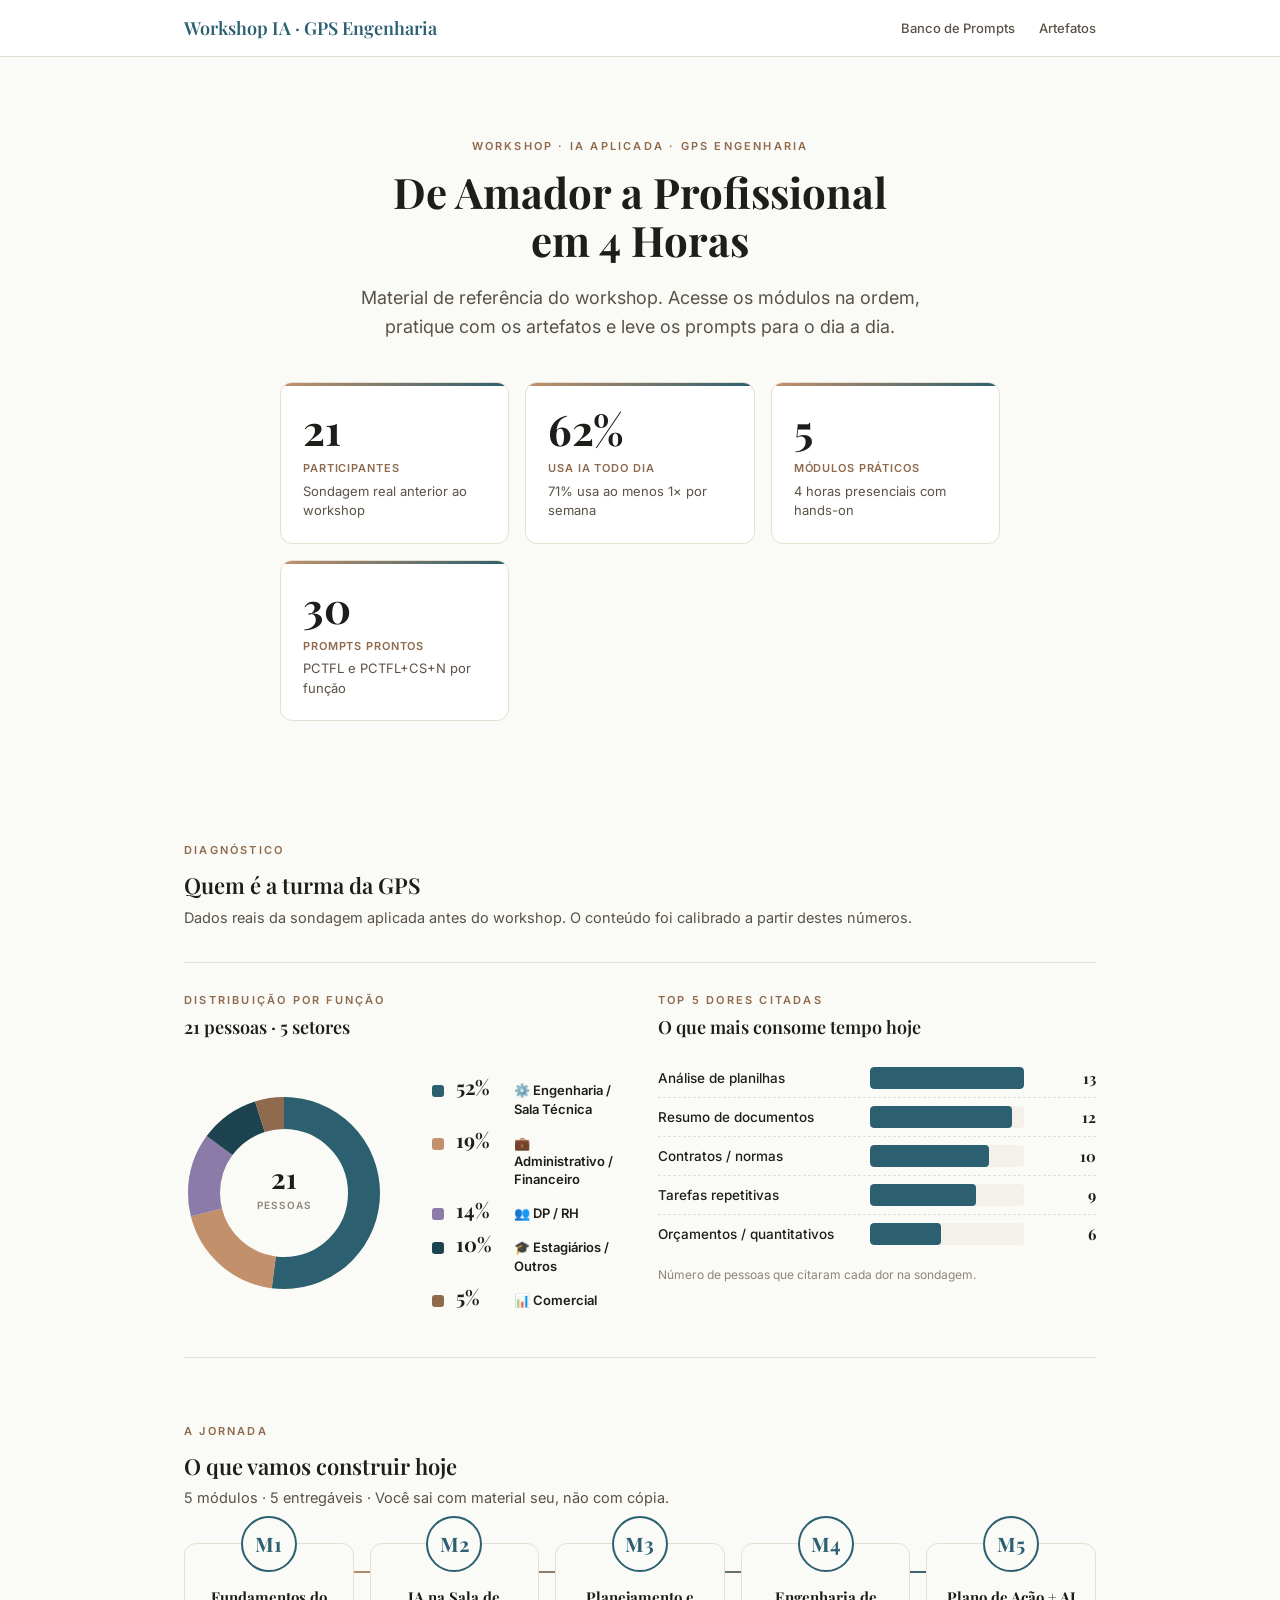
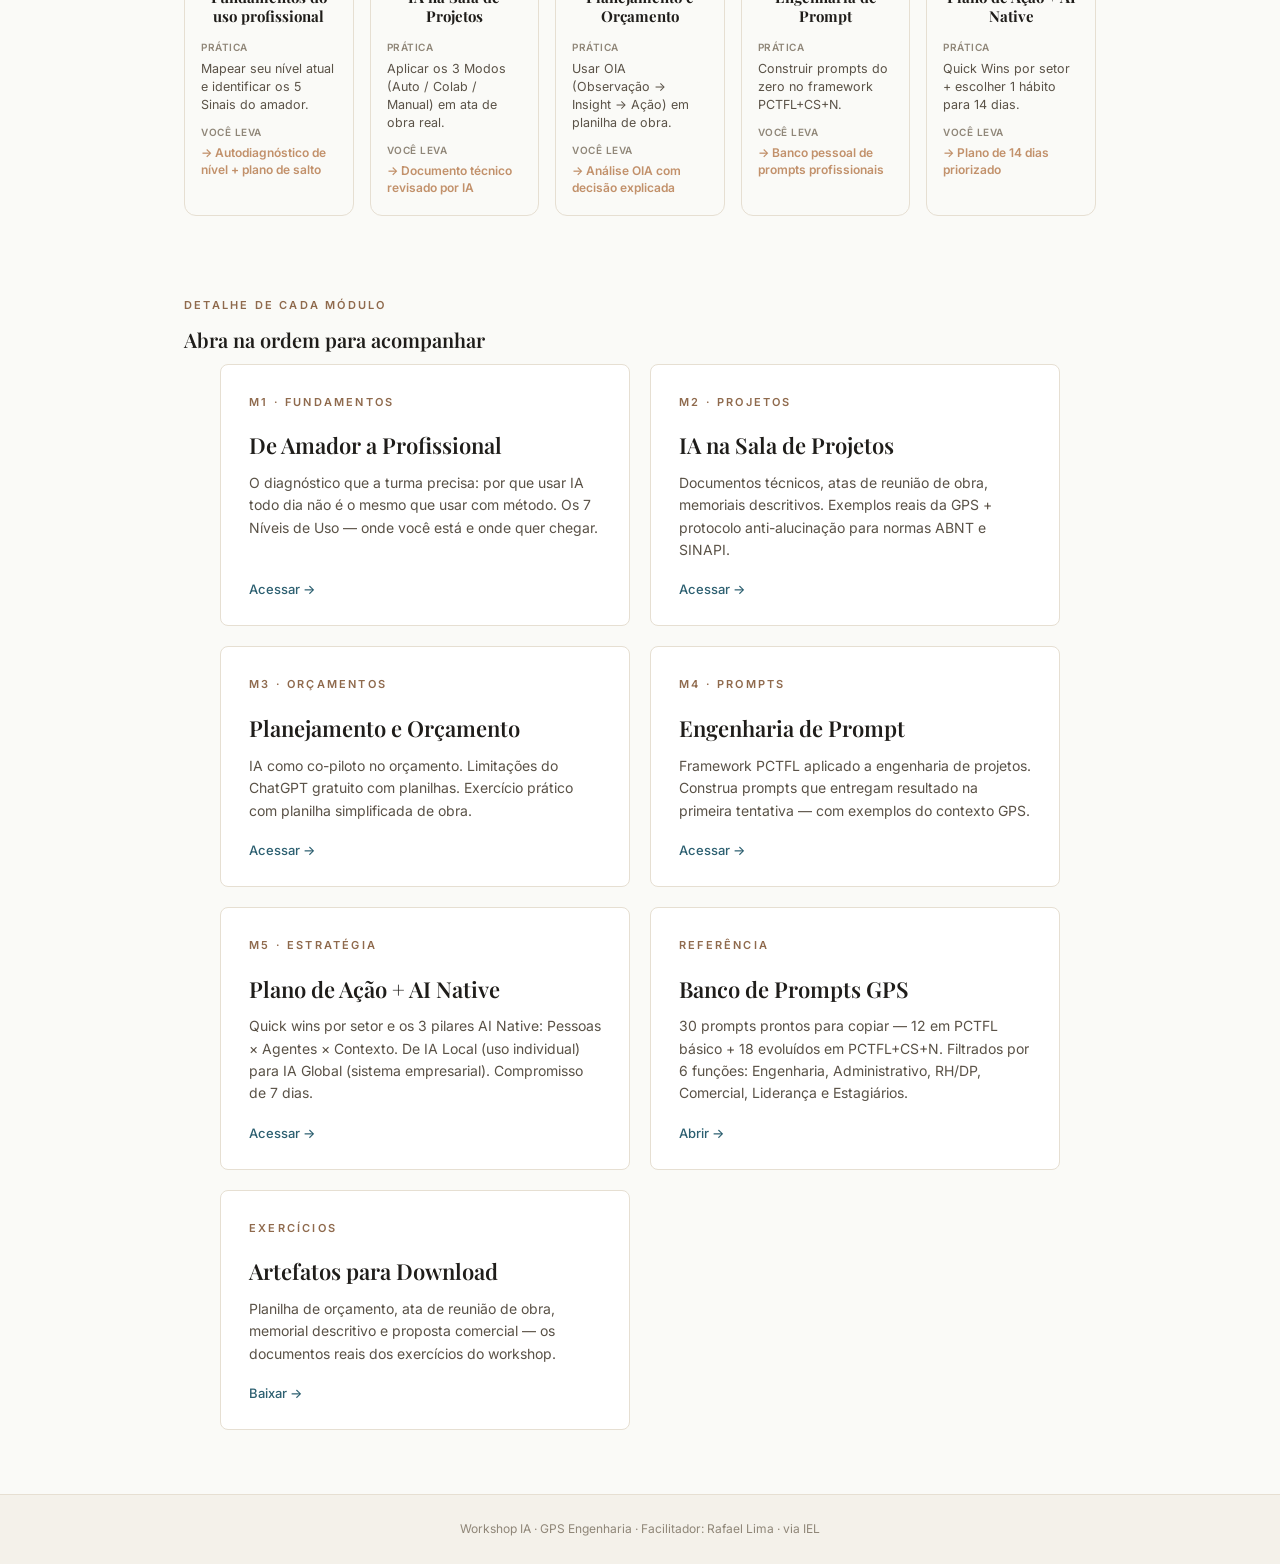
<file: index.html>
<!DOCTYPE html>
<html lang="pt-BR">
<head>
  <meta charset="UTF-8">
  <meta name="viewport" content="width=device-width, initial-scale=1.0">
  <title>Workshop IA · GPS Engenharia</title>
  <link rel="preconnect" href="https://fonts.googleapis.com">
  <link rel="preconnect" href="https://fonts.gstatic.com" crossorigin>
  <link href="https://fonts.googleapis.com/css2?family=Playfair+Display:wght@400;600;700&family=Inter:wght@400;500;600&display=swap" rel="stylesheet">
  <link rel="stylesheet" href="assets/style.css">
</head>
<body>

  <!-- Topbar -->
  <header class="topbar">
    <div class="topbar-inner">
      <a href="index.html" class="topbar-logo">Workshop IA · GPS Engenharia</a>
      <nav class="topbar-nav">
        <a href="banco-de-prompts/index.html">Banco de Prompts</a>
        <a href="artefatos/index.html">Artefatos</a>
      </nav>
    </div>
  </header>

  <!-- Hero -->
  <section class="hero">
    <div class="site-container" style="text-align:center">
      <p class="eyebrow">Workshop · IA Aplicada · GPS Engenharia</p>
      <h1>De Amador a Profissional<br>em 4 Horas</h1>
      <p class="hero-subtitle">
        Material de referência do workshop. Acesse os módulos na ordem,
        pratique com os artefatos e leve os prompts para o dia a dia.
      </p>
      <div class="bignum-grid" style="margin-top:32px; max-width:720px; margin-left:auto; margin-right:auto">
        <div class="bignum">
          <p class="bignum-value">21</p>
          <p class="bignum-label">Participantes</p>
          <p class="bignum-desc">Sondagem real anterior ao workshop</p>
        </div>
        <div class="bignum">
          <p class="bignum-value">62%</p>
          <p class="bignum-label">Usa IA todo dia</p>
          <p class="bignum-desc">71% usa ao menos 1× por semana</p>
        </div>
        <div class="bignum">
          <p class="bignum-value">5</p>
          <p class="bignum-label">Módulos práticos</p>
          <p class="bignum-desc">4 horas presenciais com hands-on</p>
        </div>
        <div class="bignum">
          <p class="bignum-value">30</p>
          <p class="bignum-label">Prompts prontos</p>
          <p class="bignum-desc">PCTFL e PCTFL+CS+N por função</p>
        </div>
      </div>
    </div>
  </section>

  <!-- Nova seção: Quem é a turma -->
  <main>
    <div class="site-container" style="max-width:960px">

      <section class="reveal" style="padding-top:32px">
        <p class="eyebrow">Diagnóstico</p>
        <h2 style="font-size:22px; margin:0 0 6px">Quem é a turma da GPS</h2>
        <p style="font-size:14.5px; color:var(--ink-soft); margin:0 0 18px">Dados reais da sondagem aplicada antes do workshop. O conteúdo foi calibrado a partir destes números.</p>

        <div class="turma-section">
          <!-- Donut: distribuição por função -->
          <div class="turma-col">
            <p class="eyebrow">Distribuição por função</p>
            <h3>21 pessoas · 5 setores</h3>
            <div class="donut-box">
              <svg class="donut-svg" viewBox="0 0 200 200" xmlns="http://www.w3.org/2000/svg" aria-label="Distribuição da turma por função">
                <!-- Donut segments. Stroke-dasharray sums to 502.4 (= 2*PI*80). Order: Eng 52%, Adm 19%, RH 14%, Estag 10%, Com 5% -->
                <circle cx="100" cy="100" r="80" fill="none" stroke="#e6dfd2" stroke-width="32"/>
                <!-- Eng 52% -->
                <circle cx="100" cy="100" r="80" fill="none" stroke="#2c5f70" stroke-width="32"
                        stroke-dasharray="261.25 502.4" stroke-dashoffset="0"
                        transform="rotate(-90 100 100)"/>
                <!-- Adm 19% -->
                <circle cx="100" cy="100" r="80" fill="none" stroke="#c2916b" stroke-width="32"
                        stroke-dasharray="95.46 502.4" stroke-dashoffset="-261.25"
                        transform="rotate(-90 100 100)"/>
                <!-- RH 14% -->
                <circle cx="100" cy="100" r="80" fill="none" stroke="#8a7ba8" stroke-width="32"
                        stroke-dasharray="70.34 502.4" stroke-dashoffset="-356.71"
                        transform="rotate(-90 100 100)"/>
                <!-- Estag 10% -->
                <circle cx="100" cy="100" r="80" fill="none" stroke="#1d4250" stroke-width="32"
                        stroke-dasharray="50.24 502.4" stroke-dashoffset="-427.05"
                        transform="rotate(-90 100 100)"/>
                <!-- Com 5% -->
                <circle cx="100" cy="100" r="80" fill="none" stroke="#8f6a4d" stroke-width="32"
                        stroke-dasharray="25.12 502.4" stroke-dashoffset="-477.29"
                        transform="rotate(-90 100 100)"/>
                <!-- Centro -->
                <text x="100" y="96" text-anchor="middle" font-family="Playfair Display, serif" font-size="28" font-weight="700" fill="#1f1d1a">21</text>
                <text x="100" y="116" text-anchor="middle" font-family="Inter, sans-serif" font-size="10" font-weight="600" fill="#8f8678" letter-spacing="1">PESSOAS</text>
              </svg>
              <div class="donut-legend">
                <div class="donut-legend-row">
                  <span class="donut-legend-dot" style="background:#2c5f70"></span>
                  <span class="donut-legend-count">52%</span>
                  <span class="donut-legend-lbl"><strong>⚙️ Engenharia / Sala Técnica</strong></span>
                </div>
                <div class="donut-legend-row">
                  <span class="donut-legend-dot" style="background:#c2916b"></span>
                  <span class="donut-legend-count">19%</span>
                  <span class="donut-legend-lbl"><strong>💼 Administrativo / Financeiro</strong></span>
                </div>
                <div class="donut-legend-row">
                  <span class="donut-legend-dot" style="background:#8a7ba8"></span>
                  <span class="donut-legend-count">14%</span>
                  <span class="donut-legend-lbl"><strong>👥 DP / RH</strong></span>
                </div>
                <div class="donut-legend-row">
                  <span class="donut-legend-dot" style="background:#1d4250"></span>
                  <span class="donut-legend-count">10%</span>
                  <span class="donut-legend-lbl"><strong>🎓 Estagiários / Outros</strong></span>
                </div>
                <div class="donut-legend-row">
                  <span class="donut-legend-dot" style="background:#8f6a4d"></span>
                  <span class="donut-legend-count">5%</span>
                  <span class="donut-legend-lbl"><strong>📊 Comercial</strong></span>
                </div>
              </div>
            </div>
          </div>

          <!-- Sector Bars: top 5 dores -->
          <div class="turma-col">
            <p class="eyebrow">Top 5 dores citadas</p>
            <h3>O que mais consome tempo hoje</h3>
            <div class="hbar-graph">
              <div class="hbar-row">
                <span class="hbar-label">Análise de planilhas</span>
                <div class="hbar-track"><div class="hbar-fill" style="width:100%"></div></div>
                <span class="hbar-pct">13</span>
              </div>
              <div class="hbar-row">
                <span class="hbar-label">Resumo de documentos</span>
                <div class="hbar-track"><div class="hbar-fill" style="width:92%"></div></div>
                <span class="hbar-pct">12</span>
              </div>
              <div class="hbar-row">
                <span class="hbar-label">Contratos / normas</span>
                <div class="hbar-track"><div class="hbar-fill" style="width:77%"></div></div>
                <span class="hbar-pct">10</span>
              </div>
              <div class="hbar-row">
                <span class="hbar-label">Tarefas repetitivas</span>
                <div class="hbar-track"><div class="hbar-fill" style="width:69%"></div></div>
                <span class="hbar-pct">9</span>
              </div>
              <div class="hbar-row">
                <span class="hbar-label">Orçamentos / quantitativos</span>
                <div class="hbar-track"><div class="hbar-fill" style="width:46%"></div></div>
                <span class="hbar-pct">6</span>
              </div>
            </div>
            <p style="font-size:12px; color:var(--ink-muted); margin:12px 0 0">Número de pessoas que citaram cada dor na sondagem.</p>
          </div>
        </div>
      </section>

      <!-- A Jornada do Workshop (timeline) -->
      <section class="reveal" style="padding: 32px 0 16px">
        <p class="eyebrow">A Jornada</p>
        <h2 style="font-size:22px; margin:0 0 6px">O que vamos construir hoje</h2>
        <p style="font-size:14.5px; color:var(--ink-soft); margin:0 0 8px">
          5 módulos · 5 entregáveis · Você sai com material seu, não com cópia.
        </p>

        <div class="jornada-timeline">

          <!-- M1 -->
          <div class="jornada-step">
            <div class="jornada-num">M1</div>
            <h3 class="jornada-step-title">Fundamentos do uso profissional</h3>
            <p class="jornada-label">Prática</p>
            <p class="jornada-text">Mapear seu nível atual e identificar os 5 Sinais do amador.</p>
            <p class="jornada-label">Você leva</p>
            <p class="jornada-entregavel">→ Autodiagnóstico de nível + plano de salto</p>
          </div>

          <!-- M2 -->
          <div class="jornada-step">
            <div class="jornada-num">M2</div>
            <h3 class="jornada-step-title">IA na Sala de Projetos</h3>
            <p class="jornada-label">Prática</p>
            <p class="jornada-text">Aplicar os 3 Modos (Auto / Colab / Manual) em ata de obra real.</p>
            <p class="jornada-label">Você leva</p>
            <p class="jornada-entregavel">→ Documento técnico revisado por IA</p>
          </div>

          <!-- M3 -->
          <div class="jornada-step">
            <div class="jornada-num">M3</div>
            <h3 class="jornada-step-title">Planejamento e Orçamento</h3>
            <p class="jornada-label">Prática</p>
            <p class="jornada-text">Usar OIA (Observação → Insight → Ação) em planilha de obra.</p>
            <p class="jornada-label">Você leva</p>
            <p class="jornada-entregavel">→ Análise OIA com decisão explicada</p>
          </div>

          <!-- M4 -->
          <div class="jornada-step">
            <div class="jornada-num">M4</div>
            <h3 class="jornada-step-title">Engenharia de Prompt</h3>
            <p class="jornada-label">Prática</p>
            <p class="jornada-text">Construir prompts do zero no framework PCTFL+CS+N.</p>
            <p class="jornada-label">Você leva</p>
            <p class="jornada-entregavel">→ Banco pessoal de prompts profissionais</p>
          </div>

          <!-- M5 -->
          <div class="jornada-step">
            <div class="jornada-num">M5</div>
            <h3 class="jornada-step-title">Plano de Ação + AI Native</h3>
            <p class="jornada-label">Prática</p>
            <p class="jornada-text">Quick Wins por setor + escolher 1 hábito para 14 dias.</p>
            <p class="jornada-label">Você leva</p>
            <p class="jornada-entregavel">→ Plano de 14 dias priorizado</p>
          </div>

        </div><!-- /jornada-timeline -->
      </section>

      <!-- Divisor mínimo antes dos cards detalhados -->
      <div style="padding: 16px 0 12px">
        <p class="eyebrow">Detalhe de cada módulo</p>
        <h2 style="font-size:20px; margin:0">Abra na ordem para acompanhar</h2>
      </div>

      <div class="modules-grid">

        <!-- M1 -->
        <a href="m1/index.html" class="module-card reveal" style="text-decoration:none; color:inherit">
          <p class="module-card-eyebrow eyebrow">M1 · Fundamentos</p>
          <h3>De Amador a Profissional</h3>
          <p class="module-card-desc">
            O diagnóstico que a turma precisa: por que usar IA todo dia não é o mesmo que
            usar com método. Os 7 Níveis de Uso — onde você está e onde quer chegar.
          </p>
          <div class="module-card-footer">
            <span class="module-card-link">Acessar →</span>
          </div>
        </a>

        <!-- M2 -->
        <a href="m2/index.html" class="module-card reveal" style="text-decoration:none; color:inherit">
          <p class="module-card-eyebrow eyebrow">M2 · Projetos</p>
          <h3>IA na Sala de Projetos</h3>
          <p class="module-card-desc">
            Documentos técnicos, atas de reunião de obra, memoriais descritivos.
            Exemplos reais da GPS + protocolo anti-alucinação para normas ABNT e SINAPI.
          </p>
          <div class="module-card-footer">
            <span class="module-card-link">Acessar →</span>
          </div>
        </a>

        <!-- M3 -->
        <a href="m3/index.html" class="module-card reveal" style="text-decoration:none; color:inherit">
          <p class="module-card-eyebrow eyebrow">M3 · Orçamentos</p>
          <h3>Planejamento e Orçamento</h3>
          <p class="module-card-desc">
            IA como co-piloto no orçamento. Limitações do ChatGPT gratuito com planilhas.
            Exercício prático com planilha simplificada de obra.
          </p>
          <div class="module-card-footer">
            <span class="module-card-link">Acessar →</span>
          </div>
        </a>

        <!-- M4 -->
        <a href="m4/index.html" class="module-card reveal" style="text-decoration:none; color:inherit">
          <p class="module-card-eyebrow eyebrow">M4 · Prompts</p>
          <h3>Engenharia de Prompt</h3>
          <p class="module-card-desc">
            Framework PCTFL aplicado a engenharia de projetos. Construa prompts que
            entregam resultado na primeira tentativa — com exemplos do contexto GPS.
          </p>
          <div class="module-card-footer">
            <span class="module-card-link">Acessar →</span>
          </div>
        </a>

        <!-- M5 -->
        <a href="m5/index.html" class="module-card reveal" style="text-decoration:none; color:inherit">
          <p class="module-card-eyebrow eyebrow">M5 · Estratégia</p>
          <h3>Plano de Ação + AI Native</h3>
          <p class="module-card-desc">
            Quick wins por setor e os 3 pilares AI Native: Pessoas × Agentes × Contexto.
            De IA Local (uso individual) para IA Global (sistema empresarial).
            Compromisso de 7 dias.
          </p>
          <div class="module-card-footer">
            <span class="module-card-link">Acessar →</span>
          </div>
        </a>

        <!-- Banco de Prompts -->
        <a href="banco-de-prompts/index.html" class="module-card reveal" style="text-decoration:none; color:inherit">
          <p class="module-card-eyebrow eyebrow">Referência</p>
          <h3>Banco de Prompts GPS</h3>
          <p class="module-card-desc">
            30 prompts prontos para copiar — 12 em PCTFL básico + 18 evoluídos em
            PCTFL+CS+N. Filtrados por 6 funções: Engenharia, Administrativo, RH/DP,
            Comercial, Liderança e Estagiários.
          </p>
          <div class="module-card-footer">
            <span class="module-card-link">Abrir →</span>
          </div>
        </a>

        <!-- Artefatos -->
        <a href="artefatos/index.html" class="module-card reveal" style="text-decoration:none; color:inherit">
          <p class="module-card-eyebrow eyebrow">Exercícios</p>
          <h3>Artefatos para Download</h3>
          <p class="module-card-desc">
            Planilha de orçamento, ata de reunião de obra, memorial descritivo e
            proposta comercial — os documentos reais dos exercícios do workshop.
          </p>
          <div class="module-card-footer">
            <span class="module-card-link">Baixar →</span>
          </div>
        </a>

      </div><!-- /modules-grid -->
    </div><!-- /site-container -->
  </main>

  <!-- Footer -->
  <footer>
    <p>Workshop IA · GPS Engenharia · Facilitador: Rafael Lima · via IEL</p>
  </footer>

  <script src="assets/script.js"></script>
</body>
</html>
</file>
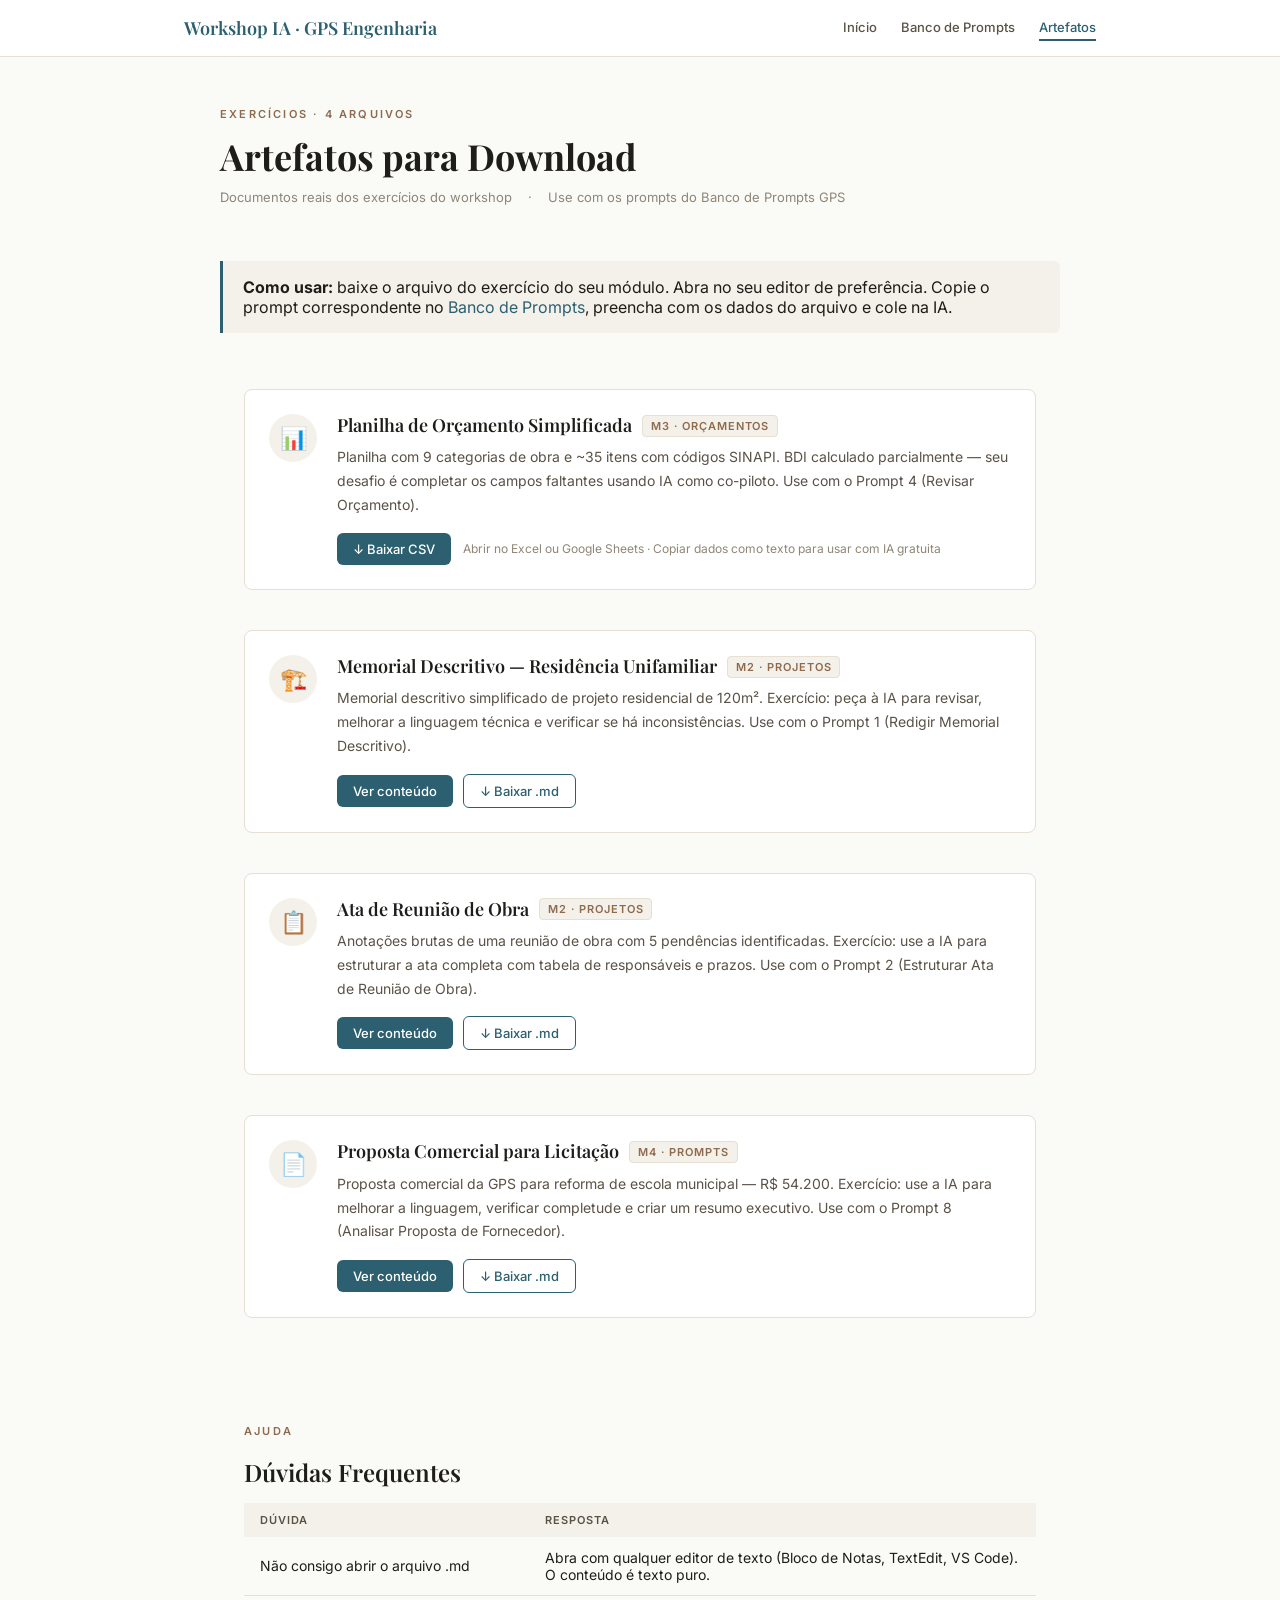
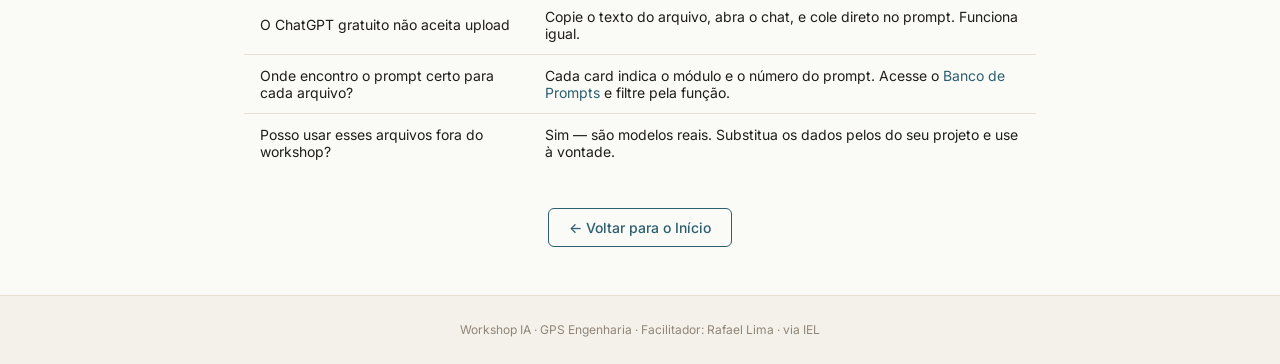
<file: artefatos/index.html>
<!DOCTYPE html>
<html lang="pt-BR">
<head>
  <meta charset="UTF-8">
  <meta name="viewport" content="width=device-width, initial-scale=1.0">
  <title>Artefatos para Download — Workshop IA · GPS Engenharia</title>
  <link rel="preconnect" href="https://fonts.googleapis.com">
  <link rel="preconnect" href="https://fonts.gstatic.com" crossorigin>
  <link href="https://fonts.googleapis.com/css2?family=Playfair+Display:wght@400;600;700&family=Inter:wght@400;500;600&display=swap" rel="stylesheet">
  <link rel="stylesheet" href="../assets/style.css">
  <style>
    /* CSS específico da página de Artefatos */
    .download-module {
      font-size: 11px;
      font-weight: 600;
      text-transform: uppercase;
      letter-spacing: .08em;
      background: var(--bg-warm);
      border: 1px solid var(--border);
      color: var(--accent-warm-dark);
      border-radius: 4px;
      padding: 3px 8px;
      white-space: nowrap;
    }
  </style>
</head>
<body>

  <!-- Topbar -->
  <header class="topbar">
    <div class="topbar-inner">
      <a href="../index.html" class="topbar-logo">Workshop IA · GPS Engenharia</a>
      <nav class="topbar-nav">
        <a href="../index.html">Início</a>
        <a href="../banco-de-prompts/index.html">Banco de Prompts</a>
        <a href="../artefatos/index.html" class="active">Artefatos</a>
      </nav>
    </div>
  </header>

  <!-- Header da página -->
  <div class="module-header site-container">
    <p class="eyebrow">Exercícios · 4 arquivos</p>
    <h1>Artefatos para Download</h1>
    <div class="module-header-meta">
      <span>Documentos reais dos exercícios do workshop</span>
      <span>·</span>
      <span>Use com os prompts do Banco de Prompts GPS</span>
    </div>
  </div>

  <!-- Instrução de uso -->
  <section class="site-container" style="padding: 0 0 32px">
    <div class="callout">
      <strong>Como usar:</strong> baixe o arquivo do exercício do seu módulo. Abra no seu
      editor de preferência. Copie o prompt correspondente no
      <a href="../banco-de-prompts/index.html">Banco de Prompts</a>,
      preencha com os dados do arquivo e cole na IA.
    </div>
  </section>

  <!-- Cards de download -->
  <div class="site-container">
    <div style="display:flex; flex-direction:column; gap:20px; padding-bottom:48px">

      <!-- Card 1: Planilha de Orçamento -->
      <div class="download-card reveal">
        <div class="download-icon">📊</div>
        <div class="download-info">
          <div style="display:flex; align-items:center; gap:10px; margin-bottom:8px">
            <h3 style="margin:0">Planilha de Orçamento Simplificada</h3>
            <span class="download-module">M3 · Orçamentos</span>
          </div>
          <p>
            Planilha com 9 categorias de obra e ~35 itens com códigos SINAPI.
            BDI calculado parcialmente — seu desafio é completar os campos faltantes
            usando IA como co-piloto. Use com o Prompt 4 (Revisar Orçamento).
          </p>
          <div style="display:flex; gap:12px; align-items:center; flex-wrap:wrap">
            <a href="../assets/artefatos/A3_Eng_Orcamento_Simplificado.csv"
               download class="btn" style="font-size:13px; padding:8px 16px">
              ↓ Baixar CSV
            </a>
            <span style="font-size:12px; color:var(--ink-muted)">
              Abrir no Excel ou Google Sheets · Copiar dados como texto para usar com IA gratuita
            </span>
          </div>
        </div>
      </div>

      <!-- Card 2: Memorial Descritivo -->
      <div class="download-card reveal" id="artefato-memorial">
        <div class="download-icon">🏗️</div>
        <div class="download-info">
          <div style="display:flex; align-items:center; gap:10px; margin-bottom:8px">
            <h3 style="margin:0">Memorial Descritivo — Residência Unifamiliar</h3>
            <span class="download-module">M2 · Projetos</span>
          </div>
          <p>
            Memorial descritivo simplificado de projeto residencial de 120m².
            Exercício: peça à IA para revisar, melhorar a linguagem técnica e verificar
            se há inconsistências. Use com o Prompt 1 (Redigir Memorial Descritivo).
          </p>
          <div style="display:flex; gap:10px; align-items:center; flex-wrap:wrap">
            <button onclick="openArtefatoPreview('memorial')"
                    class="btn" style="font-size:13px; padding:8px 16px">
              Ver conteúdo
            </button>
            <a href="../assets/artefatos/A4_Eng_Memorial_Descritivo_Residencia.md"
               download class="btn btn-outline" style="font-size:13px; padding:8px 16px">
              ↓ Baixar .md
            </a>
          </div>
        </div>
      </div>

      <!-- Card 3: Ata de Reunião de Obra -->
      <div class="download-card reveal" id="artefato-ata">
        <div class="download-icon">📋</div>
        <div class="download-info">
          <div style="display:flex; align-items:center; gap:10px; margin-bottom:8px">
            <h3 style="margin:0">Ata de Reunião de Obra</h3>
            <span class="download-module">M2 · Projetos</span>
          </div>
          <p>
            Anotações brutas de uma reunião de obra com 5 pendências identificadas.
            Exercício: use a IA para estruturar a ata completa com tabela de responsáveis
            e prazos. Use com o Prompt 2 (Estruturar Ata de Reunião de Obra).
          </p>
          <div style="display:flex; gap:10px; align-items:center; flex-wrap:wrap">
            <button onclick="openArtefatoPreview('ata')"
                    class="btn" style="font-size:13px; padding:8px 16px">
              Ver conteúdo
            </button>
            <a href="../assets/artefatos/A4_Eng_Ata_Reuniao_Obra.md"
               download class="btn btn-outline" style="font-size:13px; padding:8px 16px">
              ↓ Baixar .md
            </a>
          </div>
        </div>
      </div>

      <!-- Card 4: Proposta Comercial -->
      <div class="download-card reveal">
        <div class="download-icon">📄</div>
        <div class="download-info">
          <div style="display:flex; align-items:center; gap:10px; margin-bottom:8px">
            <h3 style="margin:0">Proposta Comercial para Licitação</h3>
            <span class="download-module">M4 · Prompts</span>
          </div>
          <p>
            Proposta comercial da GPS para reforma de escola municipal — R$ 54.200.
            Exercício: use a IA para melhorar a linguagem, verificar completude e
            criar um resumo executivo. Use com o Prompt 8 (Analisar Proposta de Fornecedor).
          </p>
          <div style="display:flex; gap:10px; align-items:center; flex-wrap:wrap">
            <button onclick="openArtefatoPreview('proposta')"
                    class="btn" style="font-size:13px; padding:8px 16px">
              Ver conteúdo
            </button>
            <a href="../assets/artefatos/A4_Adm_Proposta_Comercial_Licitacao.md"
               download class="btn btn-outline" style="font-size:13px; padding:8px 16px">
              ↓ Baixar .md
            </a>
          </div>
        </div>
      </div>

    </div><!-- /cards -->
  </div>

  <!-- Seção de ajuda -->
  <section class="section content-section reveal">
    <div class="site-container">
      <p class="eyebrow">Ajuda</p>
      <h2>Dúvidas Frequentes</h2>

      <table>
        <thead>
          <tr>
            <th>Dúvida</th>
            <th>Resposta</th>
          </tr>
        </thead>
        <tbody>
          <tr>
            <td>Não consigo abrir o arquivo .md</td>
            <td>Abra com qualquer editor de texto (Bloco de Notas, TextEdit, VS Code). O conteúdo é texto puro.</td>
          </tr>
          <tr>
            <td>O ChatGPT gratuito não aceita upload</td>
            <td>Copie o texto do arquivo, abra o chat, e cole direto no prompt. Funciona igual.</td>
          </tr>
          <tr>
            <td>Onde encontro o prompt certo para cada arquivo?</td>
            <td>Cada card indica o módulo e o número do prompt. Acesse o <a href="../banco-de-prompts/index.html">Banco de Prompts</a> e filtre pela função.</td>
          </tr>
          <tr>
            <td>Posso usar esses arquivos fora do workshop?</td>
            <td>Sim — são modelos reais. Substitua os dados pelos do seu projeto e use à vontade.</td>
          </tr>
        </tbody>
      </table>
    </div>
  </section>

  <!-- Link de volta -->
  <div class="site-container" style="padding: 0 0 48px; text-align:center">
    <a href="../index.html" class="btn btn-outline">← Voltar para o Início</a>
  </div>

  <!-- Footer -->
  <footer>
    <p>Workshop IA · GPS Engenharia · Facilitador: Rafael Lima · via IEL</p>
  </footer>

  <!-- Modal de preview -->
  <div class="modal-backdrop" id="previewBackdrop" aria-hidden="true">
    <div class="modal" role="dialog" aria-labelledby="previewTitle" aria-modal="true">
      <button class="modal-close" aria-label="Fechar" onclick="closePreview()">×</button>
      <div class="modal-head">
        <span class="modal-badge" id="previewBadge"></span>
        <h3 class="modal-title" id="previewTitle"></h3>
      </div>
      <div class="modal-body">
        <pre id="previewContent"></pre>
      </div>
      <div class="modal-foot">
        <button class="modal-copy-btn" data-copy="previewContent">Copiar conteúdo</button>
      </div>
    </div>
  </div>

  <script src="../assets/script.js"></script>
  <script>
    var artefatosMeta = {
      ata: {
        titulo: 'Ata de Reunião de Obra',
        badge: 'M2 · Sala de Projetos',
        arquivo: '../assets/artefatos/A4_Eng_Ata_Reuniao_Obra.md'
      },
      memorial: {
        titulo: 'Memorial Descritivo — Residência Unifamiliar',
        badge: 'M2 · Sala de Projetos',
        arquivo: '../assets/artefatos/A4_Eng_Memorial_Descritivo_Residencia.md'
      },
      proposta: {
        titulo: 'Proposta Comercial para Licitação',
        badge: 'M4 · Engenharia de Prompt',
        arquivo: '../assets/artefatos/A4_Adm_Proposta_Comercial_Licitacao.md'
      }
    };

    function openArtefatoPreview(id) {
      var m = artefatosMeta[id];
      if (!m) return;
      document.getElementById('previewTitle').textContent = m.titulo;
      document.getElementById('previewBadge').textContent = m.badge;
      document.getElementById('previewContent').textContent = 'Carregando…';
      document.getElementById('previewBackdrop').classList.add('open');
      document.body.style.overflow = 'hidden';
      fetch(m.arquivo)
        .then(function(r) { return r.text(); })
        .then(function(t) {
          document.getElementById('previewContent').textContent = t;
        })
        .catch(function() {
          document.getElementById('previewContent').textContent =
            'Não foi possível carregar o arquivo. Use o botão "Baixar .md" como alternativa.';
        });
    }

    function closePreview() {
      document.getElementById('previewBackdrop').classList.remove('open');
      document.body.style.overflow = '';
    }

    document.getElementById('previewBackdrop').addEventListener('click', function(e) {
      if (e.target === this) closePreview();
    });
    document.addEventListener('keydown', function(e) {
      if (e.key === 'Escape') closePreview();
    });
  </script>
</body>
</html>
</file>
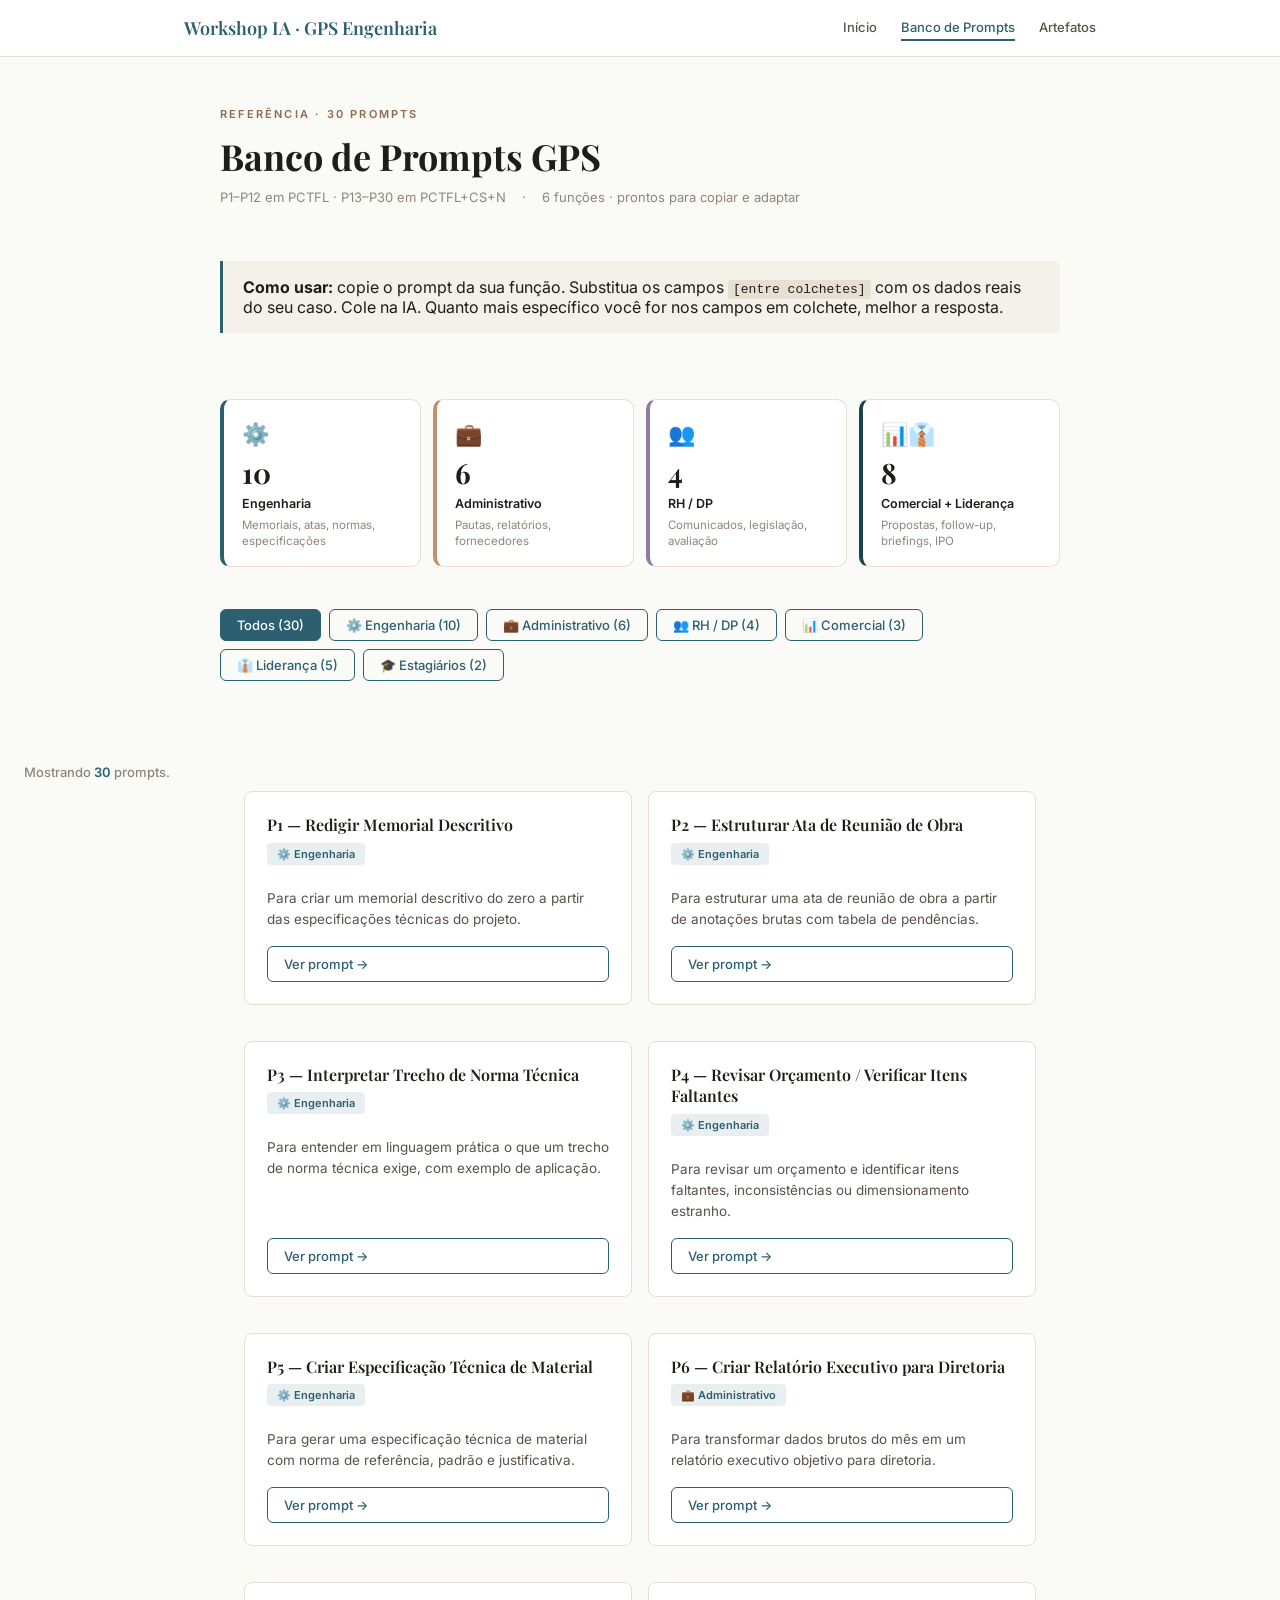
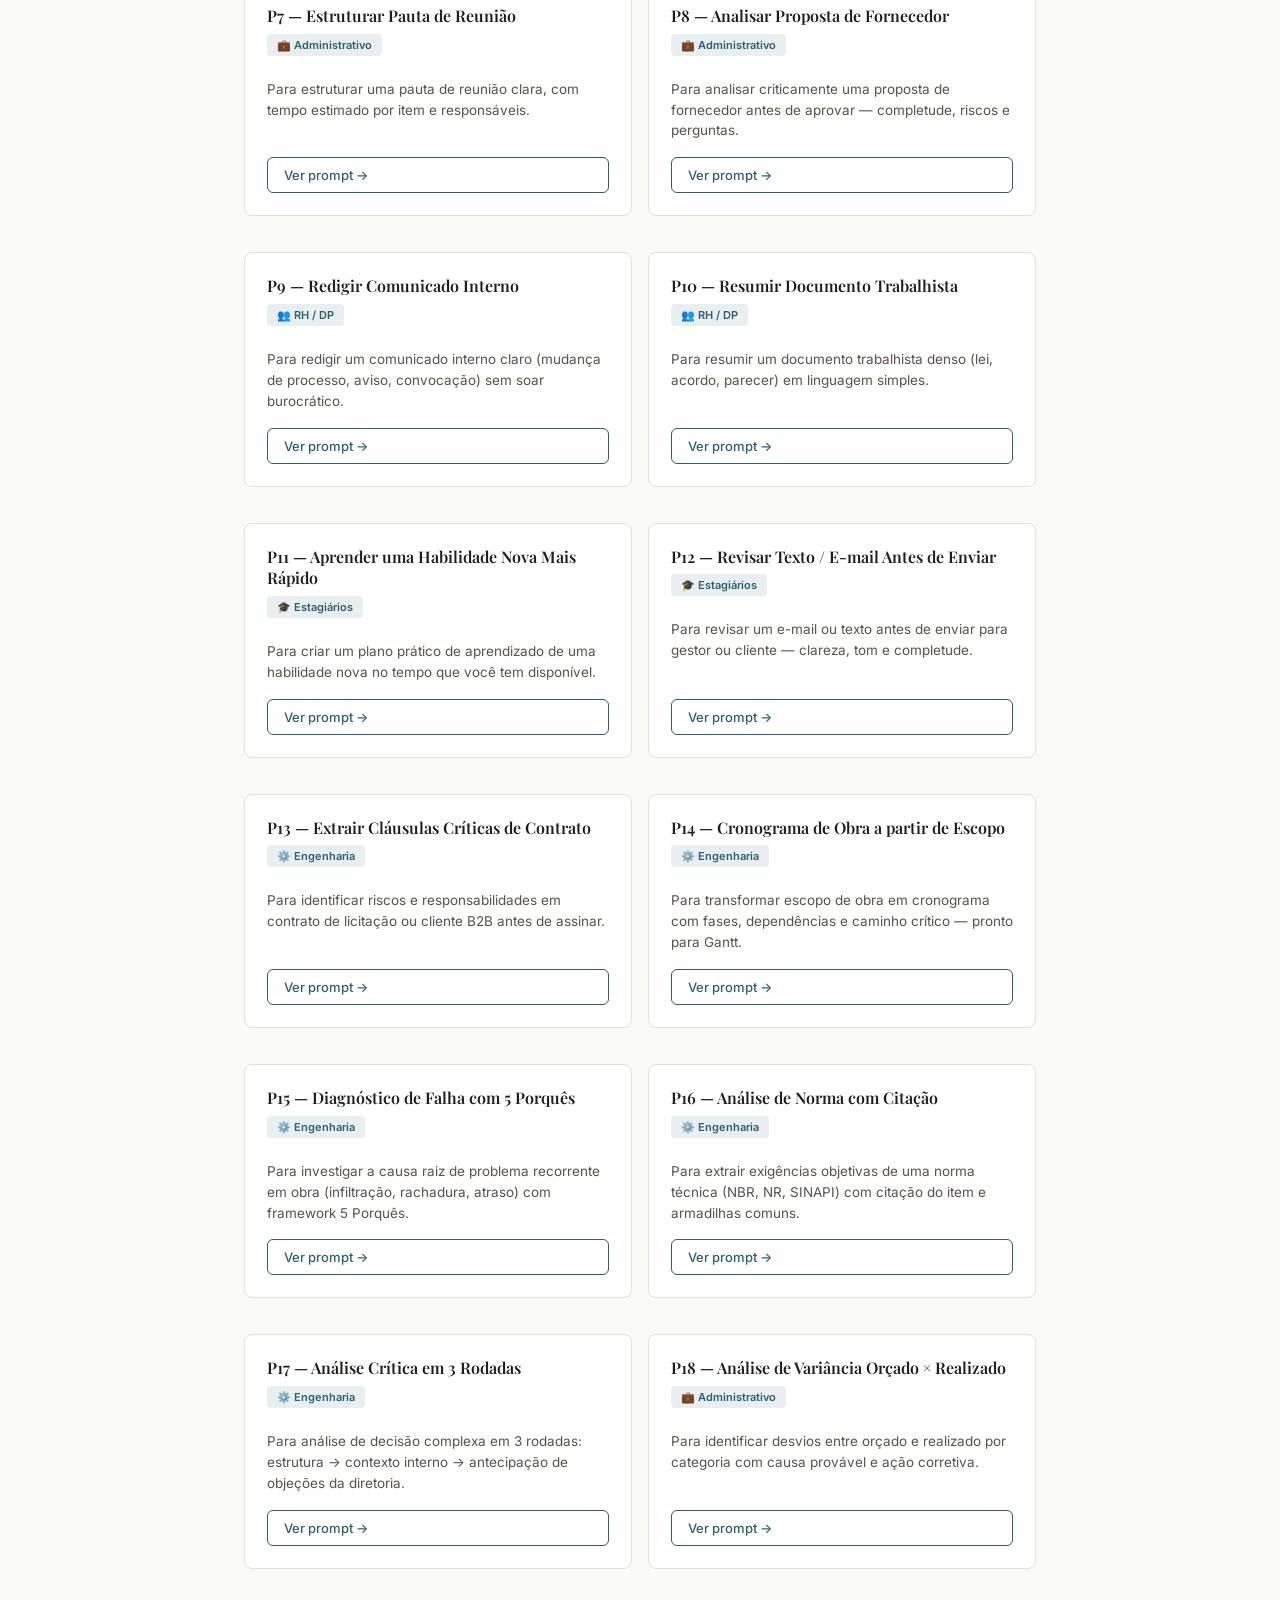
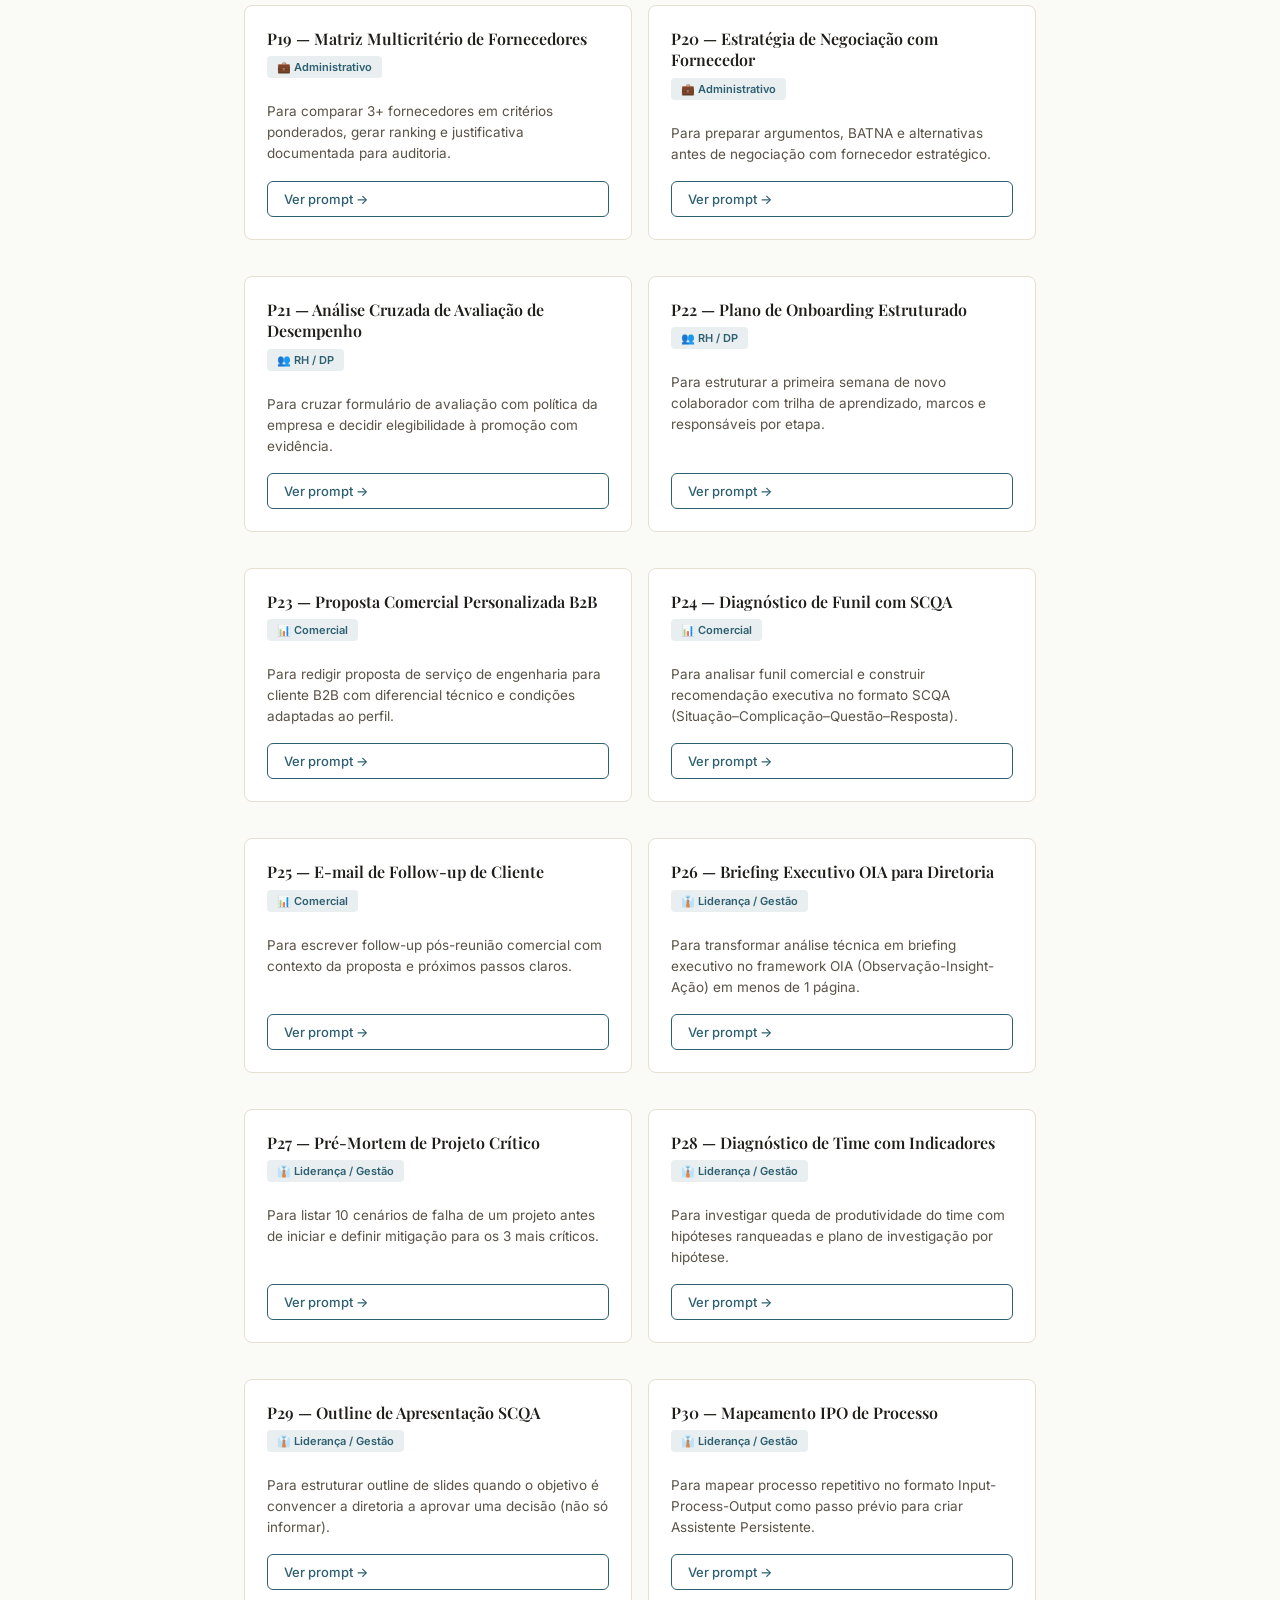
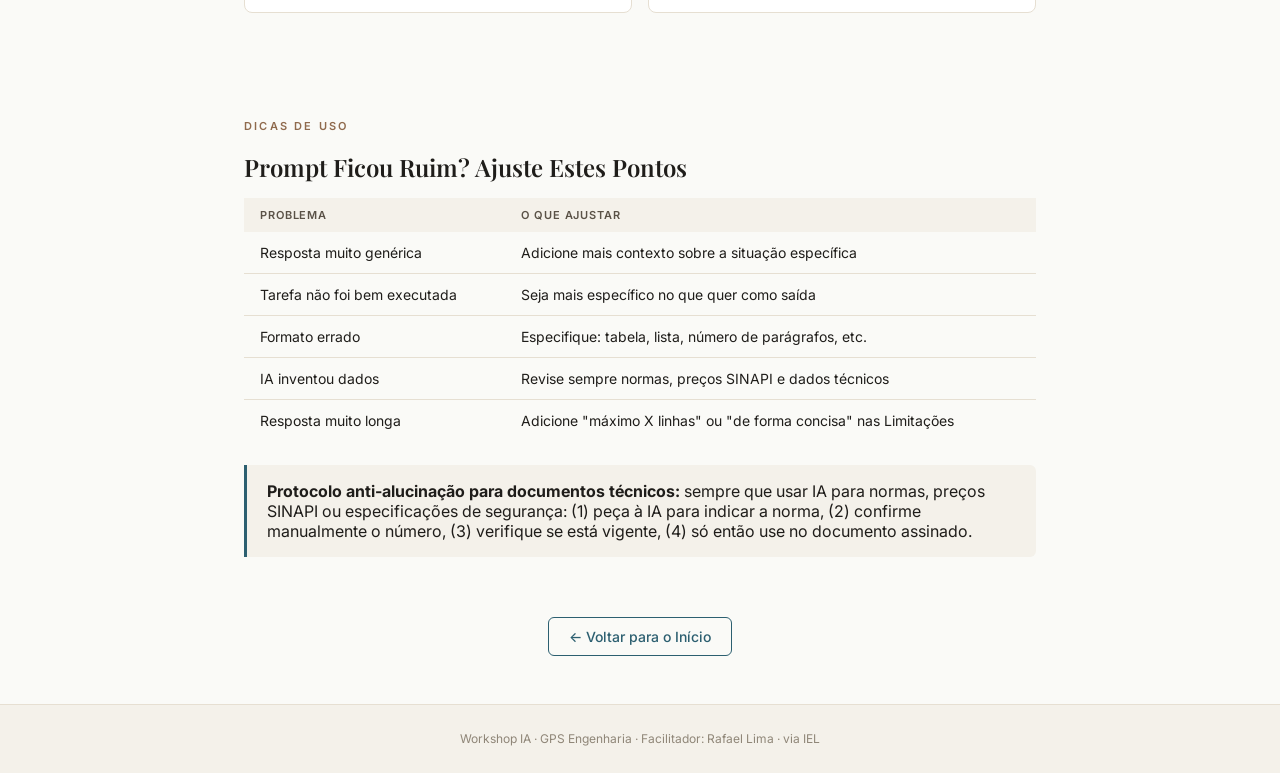
<file: banco-de-prompts/index.html>
<!DOCTYPE html>
<html lang="pt-BR">
<head>
  <meta charset="UTF-8">
  <meta name="viewport" content="width=device-width, initial-scale=1.0">
  <title>Banco de Prompts GPS — Workshop IA · GPS Engenharia</title>
  <link rel="preconnect" href="https://fonts.googleapis.com">
  <link rel="preconnect" href="https://fonts.gstatic.com" crossorigin>
  <link href="https://fonts.googleapis.com/css2?family=Playfair+Display:wght@400;600;700&family=Inter:wght@400;500;600&display=swap" rel="stylesheet">
  <link rel="stylesheet" href="../assets/style.css">
  <style>
    /* === Banco de Prompts — cards compactos em grid === */
    .prompts-list {
      display: grid;
      grid-template-columns: repeat(auto-fill, minmax(290px, 1fr));
      gap: 16px;
      padding-bottom: 48px;
    }
    .prompt-card {
      display: flex; flex-direction: column;
      padding: 22px;
    }
    .prompt-card-header { gap: 8px; }
    .prompt-card-header > div { width: 100%; }
    .prompt-card-header h3 {
      font-size: 16px; line-height: 1.35; margin-bottom: 6px;
    }
    .prompt-card-header .btn-copy { display: none; }
    .prompt-card-desc {
      font-size: 13.5px; color: var(--ink-soft);
      line-height: 1.55; margin: 10px 0 16px; flex: 1;
    }
    .prompt-body { display: none; }
    .btn-ver {
      width: 100%; text-align: center;
      font-size: 13px; padding: 9px 16px;
    }
    .btn-copy.copied { color: #fff; }

  </style>
</head>
<body>

  <!-- Topbar -->
  <header class="topbar">
    <div class="topbar-inner">
      <a href="../index.html" class="topbar-logo">Workshop IA · GPS Engenharia</a>
      <nav class="topbar-nav">
        <a href="../index.html">Início</a>
        <a href="../banco-de-prompts/index.html" class="active">Banco de Prompts</a>
        <a href="../artefatos/index.html">Artefatos</a>
      </nav>
    </div>
  </header>

  <!-- Header da página -->
  <div class="module-header site-container">
    <p class="eyebrow">Referência · 30 prompts</p>
    <h1>Banco de Prompts GPS</h1>
    <div class="module-header-meta">
      <span>P1–P12 em PCTFL · P13–P30 em PCTFL+CS+N</span>
      <span>·</span>
      <span>6 funções · prontos para copiar e adaptar</span>
    </div>
  </div>

  <!-- Instrução de uso -->
  <section class="site-container" style="padding: 0 0 24px">
    <div class="callout">
      <strong>Como usar:</strong> copie o prompt da sua função. Substitua os campos
      <code style="background:var(--border); padding:2px 5px; border-radius:3px; font-size:13px">[entre colchetes]</code>
      com os dados reais do seu caso. Cole na IA.
      Quanto mais específico você for nos campos em colchete, melhor a resposta.
    </div>
  </section>

  <!-- Score Tiles: prompts por categoria -->
  <section class="site-container" style="padding: 0 0 24px">
    <div class="score-bands">
      <div class="score-tile eng">
        <p class="score-tile-emoji">⚙️</p>
        <p class="score-tile-value">10</p>
        <p class="score-tile-label">Engenharia</p>
        <p class="score-tile-desc">Memoriais, atas, normas, especificações</p>
      </div>
      <div class="score-tile adm">
        <p class="score-tile-emoji">💼</p>
        <p class="score-tile-value">6</p>
        <p class="score-tile-label">Administrativo</p>
        <p class="score-tile-desc">Pautas, relatórios, fornecedores</p>
      </div>
      <div class="score-tile rh">
        <p class="score-tile-emoji">👥</p>
        <p class="score-tile-value">4</p>
        <p class="score-tile-label">RH / DP</p>
        <p class="score-tile-desc">Comunicados, legislação, avaliação</p>
      </div>
      <div class="score-tile com-lid">
        <p class="score-tile-emoji">📊👔</p>
        <p class="score-tile-value">8</p>
        <p class="score-tile-label">Comercial + Liderança</p>
        <p class="score-tile-desc">Propostas, follow-up, briefings, IPO</p>
      </div>
    </div>
  </section>

  <!-- Filtro por função -->
  <section class="site-container" style="padding: 0 0 32px">
    <div class="filter-bar">
      <button class="filter-btn active" data-filter="all">Todos (30)</button>
      <button class="filter-btn" data-filter="engenharia">⚙️ Engenharia (10)</button>
      <button class="filter-btn" data-filter="adm">💼 Administrativo (6)</button>
      <button class="filter-btn" data-filter="rh">👥 RH / DP (4)</button>
      <button class="filter-btn" data-filter="comercial">📊 Comercial (3)</button>
      <button class="filter-btn" data-filter="lideranca">👔 Liderança (5)</button>
      <button class="filter-btn" data-filter="estagiarios">🎓 Estagiários (2)</button>
    </div>
  </section>

  <!-- Lista de prompts -->
  <div class="site-container prompts-list">

    <!-- P1 -->
    <div class="prompt-card reveal" id="card-P1" data-function="engenharia">
      <div class="prompt-card-header">
        <div>
          <h3>P1 — Redigir Memorial Descritivo</h3>
          <span class="prompt-card-function">⚙️ Engenharia</span>
        </div>
        <button class="btn btn-outline btn-copy" data-copy="prompt-P1" style="flex-shrink:0">Copiar</button>
      </div>
      <p class="prompt-card-desc">Para criar um memorial descritivo do zero a partir das especificações técnicas do projeto.</p>
      <button class="btn btn-outline btn-ver" onclick="openPromptPreview('P1')">Ver prompt →</button>
      <div class="prompt-body">
<pre id="prompt-P1">Papel: Você é um redator técnico especialista em documentação de engenharia civil.

Contexto: Estou preparando um memorial descritivo para um projeto residencial unifamiliar
em Fortaleza/CE. O projeto é [tipo: elétrico / hidrossanitário / estrutural].
As normas aplicáveis são [ex: NBR 5410 para instalações elétricas].

Tarefa: Redija o memorial descritivo com as seguintes informações:
- Nome do projeto: [nome]
- Área construída: [m²]
- Padrão construtivo: [popular / médio / alto]
- Especificações principais: [liste os itens principais, ex: "fiação 2,5mm², eletrodutos PVC rígido, quadro de distribuição da marca X"]
- Responsável técnico: [nome do engenheiro]

Formato: Documento técnico formal. Use subtítulos por sistema (fundações, estrutura, instalações, acabamentos conforme aplicável). Linguagem técnica, mas clara. Máximo 2 páginas.

Limitações: Não invente especificações que não foram informadas. Se faltar alguma informação essencial, me pergunte antes de redigir.</pre>
      </div>
    </div>

    <!-- P2 -->
    <div class="prompt-card reveal" id="card-P2" data-function="engenharia">
      <div class="prompt-card-header">
        <div>
          <h3>P2 — Estruturar Ata de Reunião de Obra</h3>
          <span class="prompt-card-function">⚙️ Engenharia</span>
        </div>
        <button class="btn btn-outline btn-copy" data-copy="prompt-P2" style="flex-shrink:0">Copiar</button>
      </div>
      <p class="prompt-card-desc">Para estruturar uma ata de reunião de obra a partir de anotações brutas com tabela de pendências.</p>
      <button class="btn btn-outline btn-ver" onclick="openPromptPreview('P2')">Ver prompt →</button>
      <div class="prompt-body">
<pre id="prompt-P2">Papel: Você é um assistente técnico especializado em documentação de obras.

Contexto: Realizei uma reunião de obra na data [data] com os seguintes participantes:
[nomes e funções]. A obra fica em [endereço ou nome do projeto].

Tarefa: Com base nas minhas anotações abaixo, estruture uma ata de reunião de obra
com: data, participantes, assuntos tratados, pendências identificadas, decisões tomadas,
responsáveis por cada ação e prazo.

Minhas anotações brutas:
[cole aqui suas anotações da reunião, mesmo que bagunçadas]

Formato:
- Cabeçalho com data, obra, participantes
- Seção "Assuntos tratados" (em tópicos)
- Tabela de pendências: Pendência | Responsável | Prazo | Status
- Seção "Próxima reunião" (data prevista se houver)
Tom: formal e objetivo, sem texto desnecessário.

Limitações: Use apenas as informações que eu forneci. Não adicione pendências ou decisões que não estejam nas anotações.</pre>
      </div>
    </div>

    <!-- P3 -->
    <div class="prompt-card reveal" data-function="engenharia">
      <div class="prompt-card-header">
        <div>
          <h3>P3 — Interpretar Trecho de Norma Técnica</h3>
          <span class="prompt-card-function">⚙️ Engenharia</span>
        </div>
        <button class="btn btn-outline btn-copy" data-copy="prompt-P3" style="flex-shrink:0">Copiar</button>
      </div>
      <p class="prompt-card-desc">Para entender em linguagem prática o que um trecho de norma técnica exige, com exemplo de aplicação.</p>
      <button class="btn btn-outline btn-ver" onclick="openPromptPreview('P3')">Ver prompt →</button>
      <div class="prompt-body">
<pre id="prompt-P3">Papel: Você é um consultor técnico especializado em normas brasileiras de construção civil.

Contexto: Sou engenheiro/técnico da GPS Engenharia e preciso entender um trecho
de norma para aplicar em projeto específico.

Tarefa: Explique em linguagem prática o que significa o trecho de norma abaixo,
usando um exemplo real de aplicação em obra residencial ou comercial:

[cole aqui o trecho da norma]

Norma: [ex: NBR 6118, NR-10, SINAPI tabela X]

Formato:
1. Resumo do que a norma exige (2-3 frases simples)
2. Exemplo prático de como aplicar isso em obra
3. O que NÃO fazer (armadilhas comuns)

Limitações: Se o trecho for ambíguo, me diga. Não interprete além do que está escrito.
Para questões que exijam decisão técnica com consequências de segurança ou responsabilidade,
sempre oriente a consultar um especialista ou o próprio órgão normativo.</pre>
      </div>
    </div>

    <!-- P4 -->
    <div class="prompt-card reveal" data-function="engenharia">
      <div class="prompt-card-header">
        <div>
          <h3>P4 — Revisar Orçamento / Verificar Itens Faltantes</h3>
          <span class="prompt-card-function">⚙️ Engenharia</span>
        </div>
        <button class="btn btn-outline btn-copy" data-copy="prompt-P4" style="flex-shrink:0">Copiar</button>
      </div>
      <p class="prompt-card-desc">Para revisar um orçamento e identificar itens faltantes, inconsistências ou dimensionamento estranho.</p>
      <button class="btn btn-outline btn-ver" onclick="openPromptPreview('P4')">Ver prompt →</button>
      <div class="prompt-body">
<pre id="prompt-P4">Papel: Você é um especialista em orçamentos de construção civil com experiência em SINAPI.

Contexto: Estou elaborando um orçamento para [tipo de obra: residencial / comercial / reforma].
A obra está localizada em Fortaleza/CE. Já tenho os seguintes itens na planilha:

[liste ou cole os itens que você já tem]

Tarefa:
1. Analise se os itens estão coerentes entre si
2. Aponte possíveis itens faltantes típicos para esse tipo de obra
3. Identifique qualquer inconsistência ou item que parece mal dimensionado

Formato:
- Lista de verificação: ✓ OK / ⚠️ Verificar / ✗ Faltando
- Breve justificativa para cada apontamento
- Sugestão dos itens mais críticos que precisam ser conferidos

Limitações: Você não tem acesso a quantitativos detalhados. Baseie-se nos itens que eu forneci.
Não calcule preços — apenas sinalize categorias e coerência.</pre>
      </div>
    </div>

    <!-- P5 -->
    <div class="prompt-card reveal" data-function="engenharia">
      <div class="prompt-card-header">
        <div>
          <h3>P5 — Criar Especificação Técnica de Material</h3>
          <span class="prompt-card-function">⚙️ Engenharia</span>
        </div>
        <button class="btn btn-outline btn-copy" data-copy="prompt-P5" style="flex-shrink:0">Copiar</button>
      </div>
      <p class="prompt-card-desc">Para gerar uma especificação técnica de material com norma de referência, padrão e justificativa.</p>
      <button class="btn btn-outline btn-ver" onclick="openPromptPreview('P5')">Ver prompt →</button>
      <div class="prompt-body">
<pre id="prompt-P5">Papel: Você é um engenheiro especialista em especificações técnicas para construção civil.

Contexto: Preciso especificar [tipo de material, ex: "cabos elétricos para instalação embutida"]
para um projeto [tipo do projeto] localizado em [ambiente: interno / externo / molhado / seco].

Tarefa: Crie uma especificação técnica completa para este material, incluindo:
- Descrição do material
- Norma de referência (ABNT NBR correspondente)
- Características mínimas exigidas
- Condições de instalação
- Critérios de aceitação e rejeição
- Marcas referência (se aplicável)

Formato: Documento técnico. Tabela para características. Tom formal de projeto.

Limitações: Baseie-se nas normas ABNT vigentes. Se não souber a norma específica, diga e sugira onde consultar.</pre>
      </div>
    </div>

    <!-- P6 -->
    <div class="prompt-card reveal" data-function="adm">
      <div class="prompt-card-header">
        <div>
          <h3>P6 — Criar Relatório Executivo para Diretoria</h3>
          <span class="prompt-card-function">💼 Administrativo</span>
        </div>
        <button class="btn btn-outline btn-copy" data-copy="prompt-P6" style="flex-shrink:0">Copiar</button>
      </div>
      <p class="prompt-card-desc">Para transformar dados brutos do mês em um relatório executivo objetivo para diretoria.</p>
      <button class="btn btn-outline btn-ver" onclick="openPromptPreview('P6')">Ver prompt →</button>
      <div class="prompt-body">
<pre id="prompt-P6">Papel: Você é um analista de gestão especializado em relatórios executivos para PMEs.

Contexto: Sou [função] da GPS Engenharia e preciso apresentar [tema: resultado do mês,
status de projeto, análise de fornecedores] para a diretoria.

Tarefa: Com base nos dados abaixo, estruture um relatório executivo de 1 página:

[cole os dados brutos — números, situações, problemas]

Formato:
- Título e data
- Resumo executivo (3-4 linhas: o que é, qual o resultado, o que está em risco)
- Tabela ou gráfico textual dos números principais
- Pontos de atenção (máximo 3)
- Recomendação ou próximos passos

Tom: direto, sem rodeios. Quem vai ler não tem tempo para texto longo.

Limitações: Use apenas os dados que eu fornecer. Se faltar dado essencial para o relatório ficar completo, me avise.</pre>
      </div>
    </div>

    <!-- P7 -->
    <div class="prompt-card reveal" data-function="adm">
      <div class="prompt-card-header">
        <div>
          <h3>P7 — Estruturar Pauta de Reunião</h3>
          <span class="prompt-card-function">💼 Administrativo</span>
        </div>
        <button class="btn btn-outline btn-copy" data-copy="prompt-P7" style="flex-shrink:0">Copiar</button>
      </div>
      <p class="prompt-card-desc">Para estruturar uma pauta de reunião clara, com tempo estimado por item e responsáveis.</p>
      <button class="btn btn-outline btn-ver" onclick="openPromptPreview('P7')">Ver prompt →</button>
      <div class="prompt-body">
<pre id="prompt-P7">Papel: Você é um facilitador de reuniões corporativas.

Contexto: Vou conduzir uma reunião de [tipo: alinhamento de projeto / revisão de resultados /
planejamento] com [número] pessoas, duração prevista de [tempo].

Os objetivos da reunião são:
[liste 2-3 objetivos]

Tarefa: Crie uma pauta estruturada com tempo alocado por item, responsável por conduzir
cada ponto, e a pergunta-gatilho para abrir cada assunto.

Formato: Tabela com colunas: Horário | Item | Responsável | Objetivo do item | Tempo
Adicione: "Preparação para quem vai participar" — o que cada pessoa deveria ler ou trazer.

Limitações: Não exceda o tempo total de [X] minutos. Deixe sempre 5-10 min para dúvidas e encerramento.</pre>
      </div>
    </div>

    <!-- P8 -->
    <div class="prompt-card reveal" data-function="adm">
      <div class="prompt-card-header">
        <div>
          <h3>P8 — Analisar Proposta de Fornecedor</h3>
          <span class="prompt-card-function">💼 Administrativo</span>
        </div>
        <button class="btn btn-outline btn-copy" data-copy="prompt-P8" style="flex-shrink:0">Copiar</button>
      </div>
      <p class="prompt-card-desc">Para analisar criticamente uma proposta de fornecedor antes de aprovar — completude, riscos e perguntas.</p>
      <button class="btn btn-outline btn-ver" onclick="openPromptPreview('P8')">Ver prompt →</button>
      <div class="prompt-body">
<pre id="prompt-P8">Papel: Você é um especialista em análise de fornecedores e contratos para construção civil.

Contexto: Recebi uma proposta comercial de [fornecedor / tipo de serviço] para [finalidade].
O valor total da proposta é [R$].

Tarefa: Analise a proposta abaixo e me diga:
1. Quais itens estão claramente descritos e quais estão vagos
2. O que está faltando e deveria estar na proposta
3. Quais cláusulas ou condições merecem atenção especial
4. 3 perguntas que devo fazer ao fornecedor antes de fechar

[cole o texto da proposta]

Formato: Use os 4 blocos acima. Seja direto — 2-3 linhas por item, sem texto decorativo.

Limitações: Não invente informações. Se a proposta não mencionar algo, registre como "não informado".</pre>
      </div>
    </div>

    <!-- P9 -->
    <div class="prompt-card reveal" data-function="rh">
      <div class="prompt-card-header">
        <div>
          <h3>P9 — Redigir Comunicado Interno</h3>
          <span class="prompt-card-function">👥 RH / DP</span>
        </div>
        <button class="btn btn-outline btn-copy" data-copy="prompt-P9" style="flex-shrink:0">Copiar</button>
      </div>
      <p class="prompt-card-desc">Para redigir um comunicado interno claro (mudança de processo, aviso, convocação) sem soar burocrático.</p>
      <button class="btn btn-outline btn-ver" onclick="openPromptPreview('P9')">Ver prompt →</button>
      <div class="prompt-body">
<pre id="prompt-P9">Papel: Você é um especialista em comunicação interna corporativa.

Contexto: Preciso comunicar [assunto] para os colaboradores da GPS Engenharia.
O público é [todos / equipe técnica / setor administrativo].
O tom deve ser [formal / amigável / urgente].

Informações a incluir:
[liste os pontos que precisam estar na comunicação]

Tarefa: Redija um comunicado interno claro, objetivo e com linguagem adequada ao público.

Formato:
- Assunto (linha de e-mail)
- Corpo do comunicado (máximo 15 linhas)
- Fechamento com nome/cargo do remetente

Limitações: Não adicione informações que não estejam nos pontos que listei.</pre>
      </div>
    </div>

    <!-- P10 -->
    <div class="prompt-card reveal" data-function="rh">
      <div class="prompt-card-header">
        <div>
          <h3>P10 — Resumir Documento Trabalhista</h3>
          <span class="prompt-card-function">👥 RH / DP</span>
        </div>
        <button class="btn btn-outline btn-copy" data-copy="prompt-P10" style="flex-shrink:0">Copiar</button>
      </div>
      <p class="prompt-card-desc">Para resumir um documento trabalhista denso (lei, acordo, parecer) em linguagem simples.</p>
      <button class="btn btn-outline btn-ver" onclick="openPromptPreview('P10')">Ver prompt →</button>
      <div class="prompt-body">
<pre id="prompt-P10">Papel: Você é um especialista em legislação trabalhista brasileira e comunicação acessível.

Contexto: Preciso entender um trecho de [documento: CLT / acordo coletivo / política interna / NR]
para aplicar no contexto da GPS Engenharia.

Tarefa: Explique em linguagem simples o que este trecho determina, usando exemplos práticos
do dia a dia de uma empresa de engenharia:

[cole o trecho do documento]

Formato:
1. O que a lei/norma diz (resumo em 3 linhas)
2. O que isso significa na prática (exemplo concreto)
3. O que a empresa precisa fazer para estar em conformidade

Limitações: Se houver ambiguidade legal, diga que é necessário consultar um advogado trabalhista.
Não dê opinião jurídica — explique o que está escrito.</pre>
      </div>
    </div>

    <!-- P11 -->
    <div class="prompt-card reveal" data-function="estagiarios">
      <div class="prompt-card-header">
        <div>
          <h3>P11 — Aprender uma Habilidade Nova Mais Rápido</h3>
          <span class="prompt-card-function">🎓 Estagiários</span>
        </div>
        <button class="btn btn-outline btn-copy" data-copy="prompt-P11" style="flex-shrink:0">Copiar</button>
      </div>
      <p class="prompt-card-desc">Para criar um plano prático de aprendizado de uma habilidade nova no tempo que você tem disponível.</p>
      <button class="btn btn-outline btn-ver" onclick="openPromptPreview('P11')">Ver prompt →</button>
      <div class="prompt-body">
<pre id="prompt-P11">Papel: Você é um tutor especializado em aprendizado de habilidades técnicas.

Contexto: Sou [função: estagiário de engenharia / jovem aprendiz] e preciso aprender
[habilidade: como usar o AutoCAD para plantas baixas / como calcular quantitativos /
como ler uma tabela SINAPI]. Tenho [tempo disponível: 30 minutos / 1 hora / 1 semana].

Tarefa: Crie um plano de aprendizagem prático para eu dominar o básico essencial
desta habilidade no tempo que tenho.

Formato:
- O que é o essencial para fazer o trabalho (20% que resolve 80%)
- Sequência de aprendizagem (lista de etapas)
- 2-3 recursos gratuitos para cada etapa
- 1 exercício prático para testar o que aprendi

Limitações: Seja realista sobre o que dá para aprender no tempo que tenho.
Não crie uma lista enorme que não cabe no prazo.</pre>
      </div>
    </div>

    <!-- P12 -->
    <div class="prompt-card reveal" data-function="estagiarios">
      <div class="prompt-card-header">
        <div>
          <h3>P12 — Revisar Texto / E-mail Antes de Enviar</h3>
          <span class="prompt-card-function">🎓 Estagiários</span>
        </div>
        <button class="btn btn-outline btn-copy" data-copy="prompt-P12" style="flex-shrink:0">Copiar</button>
      </div>
      <p class="prompt-card-desc">Para revisar um e-mail ou texto antes de enviar para gestor ou cliente — clareza, tom e completude.</p>
      <button class="btn btn-outline btn-ver" onclick="openPromptPreview('P12')">Ver prompt →</button>
      <div class="prompt-body">
<pre id="prompt-P12">Papel: Você é um revisor de comunicação profissional.

Contexto: Preciso enviar este [e-mail / mensagem / relatório] para [destinatário: gestor / cliente / fornecedor].
Quero que fique profissional e claro.

Tarefa:
1. Corrija erros de português
2. Melhore a clareza sem mudar o que estou querendo dizer
3. Ajuste o tom para que seja [mais formal / mais direto / mais gentil]
4. Indique se tem alguma informação que deveria estar e não está

Texto original:
[cole aqui seu texto]

Formato: Me dê a versão revisada + uma lista rápida do que você mudou e por quê.

Limitações: Não mude o sentido do que estou dizendo. Se não entender a intenção de algum trecho, me pergunte.</pre>
      </div>
    </div>

    <!-- ============================================================
         P13–P30 · Prompts evoluídos em PCTFL+CS+N
         Patamar avançado: estruturado + verificável
         ============================================================ -->

    <!-- P13 -->
    <div class="prompt-card reveal" data-function="engenharia">
      <div class="prompt-card-header">
        <div>
          <h3>P13 — Extrair Cláusulas Críticas de Contrato</h3>
          <span class="prompt-card-function">⚙️ Engenharia</span>
        </div>
        <button class="btn btn-outline btn-copy" data-copy="prompt-P13" style="flex-shrink:0">Copiar</button>
      </div>
      <p class="prompt-card-desc">Para identificar riscos e responsabilidades em contrato de licitação ou cliente B2B antes de assinar.</p>
      <button class="btn btn-outline btn-ver" onclick="openPromptPreview('P13')">Ver prompt →</button>
      <div class="prompt-body">
<pre id="prompt-P13">Papel: Você é um consultor jurídico-técnico especializado em contratos de obras e serviços de engenharia para o setor público e privado no Brasil.

Contexto: A GPS Engenharia recebeu um contrato de [licitação / cliente privado] para [tipo de obra]. Preciso identificar cláusulas críticas antes de assinar.

Trecho do contrato:
[cole o contrato ou os trechos relevantes]

Tarefa: Extraia cláusulas críticas em 5 categorias: (1) prazo e marcos contratuais, (2) responsabilidade técnica (CREA, ART), (3) pagamentos e penalidades, (4) garantias e seguros, (5) rescisão e força maior.

Formato: tabela com 4 colunas — Categoria | Cláusula (resumo) | Risco para GPS | Mitigação recomendada. Máximo 12 linhas.

Limitações: Use apenas o texto fornecido. Não invente cláusulas. Se algo for ambíguo, sinalize "verificar com jurídico".

Critério de Sucesso: o engenheiro responsável decide assinar / negociar / rejeitar em menos de 15 minutos lendo só a tabela.

Negativo: NÃO emitir parecer jurídico definitivo. NÃO usar latim. NÃO ignorar cláusulas que parecem "padrão" mas mascaram riscos.</pre>
      </div>
    </div>

    <!-- P14 -->
    <div class="prompt-card reveal" data-function="engenharia">
      <div class="prompt-card-header">
        <div>
          <h3>P14 — Cronograma de Obra a partir de Escopo</h3>
          <span class="prompt-card-function">⚙️ Engenharia</span>
        </div>
        <button class="btn btn-outline btn-copy" data-copy="prompt-P14" style="flex-shrink:0">Copiar</button>
      </div>
      <p class="prompt-card-desc">Para transformar escopo de obra em cronograma com fases, dependências e caminho crítico — pronto para Gantt.</p>
      <button class="btn btn-outline btn-ver" onclick="openPromptPreview('P14')">Ver prompt →</button>
      <div class="prompt-body">
<pre id="prompt-P14">Papel: Você é um engenheiro de planejamento especializado em obras de construção civil de pequeno e médio porte em Fortaleza/CE.

Contexto: A GPS Engenharia vai iniciar uma obra de [tipo: residencial / comercial / reforma] de [área m²], padrão [popular / médio / alto]. Tenho o escopo geral e preciso transformar em cronograma estruturado.

Escopo:
[cole o escopo: itens principais, prazo total estimado, recursos disponíveis]

Tarefa: Monte um cronograma em fases (preparação, execução, finalização). Para cada fase, liste atividades-chave com duração estimada e dependências.

Formato: tabela com 5 colunas — Fase | Atividade | Duração (dias úteis) | Depende de | Recursos críticos. Agrupar por fase. Indicar caminho crítico ao final em 1 parágrafo.

Limitações: Não estime custos — só prazo e dependências. Se faltar info essencial (área, padrão), pergunte antes. Use produtividade SINAPI como referência quando aplicável.

Critério de Sucesso: o cronograma pode ser jogado direto em planilha de Gantt sem reorganizar atividades ou dependências.

Negativo: NÃO incluir atividades genéricas tipo "início" ou "encerramento" vazias. NÃO criar dependências artificiais.</pre>
      </div>
    </div>

    <!-- P15 -->
    <div class="prompt-card reveal" data-function="engenharia">
      <div class="prompt-card-header">
        <div>
          <h3>P15 — Diagnóstico de Falha com 5 Porquês</h3>
          <span class="prompt-card-function">⚙️ Engenharia</span>
        </div>
        <button class="btn btn-outline btn-copy" data-copy="prompt-P15" style="flex-shrink:0">Copiar</button>
      </div>
      <p class="prompt-card-desc">Para investigar a causa raiz de problema recorrente em obra (infiltração, rachadura, atraso) com framework 5 Porquês.</p>
      <button class="btn btn-outline btn-ver" onclick="openPromptPreview('P15')">Ver prompt →</button>
      <div class="prompt-body">
<pre id="prompt-P15">Papel: Você é um engenheiro consultor especializado em diagnóstico de patologias da construção e análise de causa raiz em obras.

Contexto: A GPS Engenharia identificou um problema recorrente: [descreva — ex: infiltração em laje, rachaduras em alvenaria, prazo estourado]. Preciso aplicar causa raiz para evitar repetição.

Dados do problema:
[quando ocorre, em qual fase da obra, sintomas observados, ações já tentadas]

Tarefa: Aplique 5 Porquês validando cada nível com os dados fornecidos. Termine com 3 ações concretas para endereçar a causa raiz.

Formato:
- Problema observado (1 linha)
- Por quê 1 a 5: [resposta + evidência nos dados]
- Causa raiz (1 frase)
- 3 ações de mitigação com responsável sugerido e prazo

Limitações: Em cada nível, valide com os dados — não pule etapas. Se faltar dado, sinalize "verificar X".

Critério de Sucesso: o líder de obra consegue executar pelo menos 1 das 3 ações na semana seguinte sem mais investigação.

Negativo: NÃO terminar em "falta de treinamento" ou "comunicação" sem evidência. NÃO atribuir causa a pessoas — atribuir a processo ou condição técnica.</pre>
      </div>
    </div>

    <!-- P16 -->
    <div class="prompt-card reveal" data-function="engenharia">
      <div class="prompt-card-header">
        <div>
          <h3>P16 — Análise de Norma com Citação</h3>
          <span class="prompt-card-function">⚙️ Engenharia</span>
        </div>
        <button class="btn btn-outline btn-copy" data-copy="prompt-P16" style="flex-shrink:0">Copiar</button>
      </div>
      <p class="prompt-card-desc">Para extrair exigências objetivas de uma norma técnica (NBR, NR, SINAPI) com citação do item e armadilhas comuns.</p>
      <button class="btn btn-outline btn-ver" onclick="openPromptPreview('P16')">Ver prompt →</button>
      <div class="prompt-body">
<pre id="prompt-P16">Papel: Você é um consultor técnico em normas brasileiras (ABNT, SINAPI, NR) com especialização em construção civil.

Contexto: A GPS Engenharia precisa aplicar uma norma em projeto/obra. O texto foi carregado no NotebookLM ou colado abaixo.

Norma: [NBR XXXX / NR-XX / SINAPI tabela X]
Trecho:
[cole o trecho da norma OU indique que está no notebook]

Tarefa: Responda 4 perguntas usando APENAS o texto fornecido:
(1) o que a norma exige objetivamente — em linguagem prática?
(2) qual o critério mensurável de conformidade (números, tolerâncias)?
(3) onde estão as armadilhas comuns que geram não-conformidade?
(4) o que NÃO está coberto e exige consulta a outra fonte?

Formato: 4 seções numeradas. Cada resposta cita o item/seção da norma entre parênteses. Termine com 1 frase de alerta sobre o que mais gera não-conformidade em obras de pequeno/médio porte.

Limitações: Use apenas o texto carregado. Se exigir info fora, diga "não consta no trecho fornecido". Não interprete obrigações legais sem ressalva.

Critério de Sucesso: o engenheiro aplica a norma em campo na mesma semana sem precisar ler o documento inteiro.

Negativo: NÃO inventar números, tolerâncias ou seções inexistentes. NÃO usar "consulte um especialista" como muleta — diga exatamente o que verificar e onde.</pre>
      </div>
    </div>

    <!-- P17 -->
    <div class="prompt-card reveal" data-function="engenharia">
      <div class="prompt-card-header">
        <div>
          <h3>P17 — Análise Crítica em 3 Rodadas</h3>
          <span class="prompt-card-function">⚙️ Engenharia</span>
        </div>
        <button class="btn btn-outline btn-copy" data-copy="prompt-P17" style="flex-shrink:0">Copiar</button>
      </div>
      <p class="prompt-card-desc">Para análise de decisão complexa em 3 rodadas: estrutura → contexto interno → antecipação de objeções da diretoria.</p>
      <button class="btn btn-outline btn-ver" onclick="openPromptPreview('P17')">Ver prompt →</button>
      <div class="prompt-body">
<pre id="prompt-P17">Papel: Você é um engenheiro sênior parceiro de análise crítica para a GPS.

Contexto: Tenho [projeto / decisão crítica] em análise. Vou rodar 3 rodadas com você — uma de cada vez, usando o output da anterior.

═══ RODADA 1 — Esqueleto sem conclusão ═══
Tarefa: Liste os critérios técnicos a avaliar nesta decisão. Sem conclusões ainda — só a estrutura do que precisa ser analisado.
Formato: lista numerada (critério + 1 linha de descrição).
Negativo: não emitir recomendação ainda.

═══ RODADA 2 — Contexto interno + reanálise ═══
Contexto que só eu tenho:
- Prioridade GPS atual: [X]
- Histórico relevante: [Y]
- Restrições operacionais: [Z]
Tarefa: Refine a análise da Rodada 1. Quais critérios ganham peso? Onde surgem riscos com este contexto?
Formato: mantém estrutura + nota de impacto em cada critério.

═══ RODADA 3 — Antecipação de objeções ═══
Tarefa: Liste as 5 perguntas difíceis que a diretoria vai fazer. Para cada uma, dê a resposta recomendada.
Formato: lista numerada (pergunta + resposta em bullets).

Limitações: cada rodada usa o output da anterior. Não pular rodadas.

Critério de Sucesso: chego à reunião com diretoria sem surpresas e com argumento estruturado.

Negativo: NÃO emitir recomendação final na Rodada 1. NÃO fazer perguntas genéricas na Rodada 3.</pre>
      </div>
    </div>

    <!-- P18 -->
    <div class="prompt-card reveal" data-function="adm">
      <div class="prompt-card-header">
        <div>
          <h3>P18 — Análise de Variância Orçado × Realizado</h3>
          <span class="prompt-card-function">💼 Administrativo</span>
        </div>
        <button class="btn btn-outline btn-copy" data-copy="prompt-P18" style="flex-shrink:0">Copiar</button>
      </div>
      <p class="prompt-card-desc">Para identificar desvios entre orçado e realizado por categoria com causa provável e ação corretiva.</p>
      <button class="btn btn-outline btn-ver" onclick="openPromptPreview('P18')">Ver prompt →</button>
      <div class="prompt-body">
<pre id="prompt-P18">Papel: Você é um analista financeiro especializado em controladoria de empresas de engenharia e construção civil.

Contexto: A GPS Engenharia fechou o mês [mês/ano] e preciso analisar a variância orçado × realizado para apresentar à diretoria.

Dados:
[cole tabela com categorias × valores orçado, realizado]

Tarefa: Identifique os 5 maiores desvios (positivos e negativos), proponha causa provável de cada um e sugira 1 ação corretiva por desvio crítico.

Formato: tabela com 5 colunas — Categoria | Orçado (R$) | Realizado (R$) | Variância (% e R$) | Causa provável + Ação. Ordenar por magnitude do desvio.

Limitações: Use apenas os dados fornecidos. Não invente categorias. Se faltar contexto para sugerir causa, sinalize "verificar com responsável da área".

Critério de Sucesso: o diretor consegue tomar decisão de revisar orçamento ou cobrar área específica em menos de 10 minutos com a tabela.

Negativo: NÃO atribuir causa a "mercado" ou "imprevistos" sem dado. NÃO listar 20 desvios menores — foco nos 5 que importam.</pre>
      </div>
    </div>

    <!-- P19 -->
    <div class="prompt-card reveal" data-function="adm">
      <div class="prompt-card-header">
        <div>
          <h3>P19 — Matriz Multicritério de Fornecedores</h3>
          <span class="prompt-card-function">💼 Administrativo</span>
        </div>
        <button class="btn btn-outline btn-copy" data-copy="prompt-P19" style="flex-shrink:0">Copiar</button>
      </div>
      <p class="prompt-card-desc">Para comparar 3+ fornecedores em critérios ponderados, gerar ranking e justificativa documentada para auditoria.</p>
      <button class="btn btn-outline btn-ver" onclick="openPromptPreview('P19')">Ver prompt →</button>
      <div class="prompt-body">
<pre id="prompt-P19">Papel: Você é um especialista em compras e gestão de fornecedores para o setor de construção civil.

Contexto: A GPS Engenharia precisa selecionar fornecedor para [tipo de insumo/serviço]. Recebi 3+ propostas e preciso decidir com critérios documentados.

Critérios e propostas:
[liste critérios com pesos e dados de cada fornecedor]

Tarefa: Estruture uma matriz multicritério com scoring ponderado. Calcule a nota final de cada fornecedor, identifique o vencedor e documente a justificativa.

Formato:
- Aba 1: tabela Critérios (peso somando 100%)
- Aba 2: tabela Fornecedores × Critérios com notas (1-5) e score ponderado
- Aba 3: ranking final + fornecedor recomendado + 2º colocado como backup + justificativa narrativa em 1 parágrafo

Limitações: Use apenas os dados fornecidos. Se faltar nota de algum critério, marque "—" e penalize o score na proporção. Não invente notas.

Critério de Sucesso: a decisão pode ser apresentada em auditoria com rastreabilidade total — peso, nota, score e justificativa documentados.

Negativo: NÃO escolher por critério único (só preço). NÃO usar pesos hardcoded — explicite cada peso na matriz.</pre>
      </div>
    </div>

    <!-- P20 -->
    <div class="prompt-card reveal" data-function="adm">
      <div class="prompt-card-header">
        <div>
          <h3>P20 — Estratégia de Negociação com Fornecedor</h3>
          <span class="prompt-card-function">💼 Administrativo</span>
        </div>
        <button class="btn btn-outline btn-copy" data-copy="prompt-P20" style="flex-shrink:0">Copiar</button>
      </div>
      <p class="prompt-card-desc">Para preparar argumentos, BATNA e alternativas antes de negociação com fornecedor estratégico.</p>
      <button class="btn btn-outline btn-ver" onclick="openPromptPreview('P20')">Ver prompt →</button>
      <div class="prompt-body">
<pre id="prompt-P20">Papel: Você é um consultor especializado em negociação B2B no setor de construção civil.

Contexto: A GPS Engenharia precisa negociar com fornecedor estratégico de [insumo/serviço]. Quero preparar a reunião antes de entrar.

Situação:
- Histórico com este fornecedor: [bom / neutro / ruim]
- O que queremos obter: [redução de preço X% / prazo / condição de pagamento]
- BATNA conhecido (alternativa se não fechar): [descreva]
- Restrições do nosso lado: [prazo, volume mínimo, etc]

Tarefa: Construa uma estratégia de negociação em 4 blocos: (1) abertura recomendada, (2) 3 argumentos de leverage (preço de mercado, volume, prazo, parceria), (3) concessões aceitáveis em troca de quê, (4) ponto de saída claro (quando levantar e ir pro BATNA).

Formato: 4 seções numeradas. Cada argumento com 1 frase de uso direto na reunião. Termine com "Frase de saída" — o que dizer se não chegar no mínimo aceitável.

Limitações: Use apenas o contexto fornecido. Não suponha posição emocional do outro lado sem dado.

Critério de Sucesso: saio da reunião com o resultado esperado OU saio sem queimar a relação.

Negativo: NÃO recomendar pressão agressiva sem dado. NÃO criar argumentos baseados em "achismo" de mercado — explicite quando é hipótese.</pre>
      </div>
    </div>

    <!-- P21 -->
    <div class="prompt-card reveal" data-function="rh">
      <div class="prompt-card-header">
        <div>
          <h3>P21 — Análise Cruzada de Avaliação de Desempenho</h3>
          <span class="prompt-card-function">👥 RH / DP</span>
        </div>
        <button class="btn btn-outline btn-copy" data-copy="prompt-P21" style="flex-shrink:0">Copiar</button>
      </div>
      <p class="prompt-card-desc">Para cruzar formulário de avaliação com política da empresa e decidir elegibilidade à promoção com evidência.</p>
      <button class="btn btn-outline btn-ver" onclick="openPromptPreview('P21')">Ver prompt →</button>
      <div class="prompt-body">
<pre id="prompt-P21">Papel: Você é um analista de RH sênior especializado em ciclos de avaliação de desempenho em empresas técnicas.

Contexto: A GPS Engenharia está fechando o ciclo de avaliação. Preciso decidir se o colaborador [nome/função] está elegível à promoção. A política RH e o formulário foram carregados no NotebookLM (ou colados abaixo).

Documentos:
[cole política + formulário preenchido OU referencie no notebook]

Tarefa: Cruze os dois documentos. Liste cada critério da política, mostre a situação do colaborador no formulário e classifique como Atende / Não Atende / Parcial. Termine com recomendação documentada.

Formato: tabela com 4 colunas — Critério (com seção da política) | Requisito | Situação (com campo do formulário) | Status. Seguida de parágrafo com recomendação para a calibração.

Limitações: Use apenas os dois documentos. Cite seção da política E campo do formulário em cada conclusão. Não emita juízo de valor sobre a pessoa.

Critério de Sucesso: o gestor apresenta a decisão na calibração com evidências documentadas — sem opinião pessoal.

Negativo: NÃO usar expressões como "merece" ou "deveria ser promovido". NÃO concluir sem evidência citável nos documentos.</pre>
      </div>
    </div>

    <!-- P22 -->
    <div class="prompt-card reveal" data-function="rh">
      <div class="prompt-card-header">
        <div>
          <h3>P22 — Plano de Onboarding Estruturado</h3>
          <span class="prompt-card-function">👥 RH / DP</span>
        </div>
        <button class="btn btn-outline btn-copy" data-copy="prompt-P22" style="flex-shrink:0">Copiar</button>
      </div>
      <p class="prompt-card-desc">Para estruturar a primeira semana de novo colaborador com trilha de aprendizado, marcos e responsáveis por etapa.</p>
      <button class="btn btn-outline btn-ver" onclick="openPromptPreview('P22')">Ver prompt →</button>
      <div class="prompt-body">
<pre id="prompt-P22">Papel: Você é um especialista em onboarding e gestão de pessoas em empresas técnicas de pequeno e médio porte.

Contexto: A GPS Engenharia vai receber um novo colaborador para a função de [função], senioridade [júnior / pleno / sênior]. Preciso estruturar a primeira semana.

Dados:
- Função: [descreva responsabilidades-chave]
- Equipe: [tamanho, principais interlocutores]
- Ferramentas que o colaborador vai usar: [AutoCAD, planilhas SINAPI, software de gestão, etc]
- Padrinho/mentor designado: [nome ou "definir"]

Tarefa: Monte um plano de onboarding de 5 dias úteis com marcos diários, atividades, responsáveis e critério de "pronto" para cada marco.

Formato: tabela com 5 colunas — Dia | Marco | Atividades | Responsável | Critério de pronto. Termine com 3 perguntas de check-in para a sexta-feira (avaliar como foi a semana).

Limitações: Use apenas o contexto fornecido. Se faltar info (ex: ferramentas específicas), pergunte antes de detalhar. Plano focado em integração — não em treinamento técnico profundo.

Critério de Sucesso: o colaborador termina a semana sabendo: para quem ele reporta, quais ferramentas precisa dominar, qual o primeiro entregável real.

Negativo: NÃO criar dia genérico de "ambientação". NÃO listar 20 itens por dia — máximo 4 atividades por dia para não sobrecarregar.</pre>
      </div>
    </div>

    <!-- P23 -->
    <div class="prompt-card reveal" data-function="comercial">
      <div class="prompt-card-header">
        <div>
          <h3>P23 — Proposta Comercial Personalizada B2B</h3>
          <span class="prompt-card-function">📊 Comercial</span>
        </div>
        <button class="btn btn-outline btn-copy" data-copy="prompt-P23" style="flex-shrink:0">Copiar</button>
      </div>
      <p class="prompt-card-desc">Para redigir proposta de serviço de engenharia para cliente B2B com diferencial técnico e condições adaptadas ao perfil.</p>
      <button class="btn btn-outline btn-ver" onclick="openPromptPreview('P23')">Ver prompt →</button>
      <div class="prompt-body">
<pre id="prompt-P23">Papel: Você é um especialista em redação de propostas comerciais B2B para empresas de engenharia.

Contexto: A GPS Engenharia vai enviar proposta para [tipo de cliente: rede de farmácias / hospital / construtora / órgão público]. Tenho briefing técnico e preciso transformar em proposta que vende.

Briefing:
- Cliente: [nome e setor]
- Necessidade: [o que ele precisa]
- Escopo proposto: [resumo técnico]
- Valor estimado: [R$]
- Prazo: [duração estimada]
- Concorrência conhecida: [descreva ou "desconhecida"]

Tarefa: Redija proposta comercial em 6 seções: (1) entendimento do problema (mostra que entendemos), (2) solução proposta (escopo técnico claro), (3) por que GPS (3 diferenciais concretos), (4) entregáveis e prazo, (5) condições comerciais, (6) próximos passos.

Formato: documento estruturado com subtítulos em negrito. Tom: técnico-comercial, sem "linguagem de vendas" exagerada. Máximo 3 páginas.

Limitações: Use apenas o briefing. Não invente diferenciais que a GPS não tem. Se faltar info crítica (ex: setor do cliente), pergunte antes de redigir.

Critério de Sucesso: o cliente lê a proposta e entende em menos de 5 minutos o que vai receber, em quanto tempo, por quanto e por que escolher a GPS.

Negativo: NÃO usar bordões tipo "líderes de mercado" ou "excelência". NÃO inflar diferencial sem fato. NÃO esconder condição comercial em letra miúda.</pre>
      </div>
    </div>

    <!-- P24 -->
    <div class="prompt-card reveal" data-function="comercial">
      <div class="prompt-card-header">
        <div>
          <h3>P24 — Diagnóstico de Funil com SCQA</h3>
          <span class="prompt-card-function">📊 Comercial</span>
        </div>
        <button class="btn btn-outline btn-copy" data-copy="prompt-P24" style="flex-shrink:0">Copiar</button>
      </div>
      <p class="prompt-card-desc">Para analisar funil comercial e construir recomendação executiva no formato SCQA (Situação–Complicação–Questão–Resposta).</p>
      <button class="btn btn-outline btn-ver" onclick="openPromptPreview('P24')">Ver prompt →</button>
      <div class="prompt-body">
<pre id="prompt-P24">Papel: Você é um especialista em inteligência comercial e storytelling executivo para empresas de serviços técnicos.

Contexto: A GPS Engenharia precisa entender onde leads estão sumindo no funil. Tenho dados do período e quero apresentar recomendação à diretoria.

Dados do funil:
[cole os números por etapa: leads, qualificados, propostas, fechamentos, motivos de perda]

Tarefa: Diagnostique o funil e estruture uma recomendação executiva no framework SCQA: (S) situação atual com números, (C) complicação — onde está o gargalo, (Q) questão crítica que isso levanta, (A) resposta com 2-3 ações priorizadas.

Formato: 4 seções nomeadas (Situação / Complicação / Questão / Resposta). Cada uma com 2-3 frases. Máximo 1 página. Recomendação principal já no título do documento.

Limitações: Use apenas os dados fornecidos. Não invente motivos de perda. Se um dado parecer inconsistente, sinalize.

Critério de Sucesso: o diretor lê e sabe onde investir esforço comercial na próxima quinzena.

Negativo: NÃO começar com "Visão Geral do Funil". NÃO terminar sem ação concreta. NÃO recomendar sem ligar a recomendação ao gargalo real.</pre>
      </div>
    </div>

    <!-- P25 -->
    <div class="prompt-card reveal" data-function="comercial">
      <div class="prompt-card-header">
        <div>
          <h3>P25 — E-mail de Follow-up de Cliente</h3>
          <span class="prompt-card-function">📊 Comercial</span>
        </div>
        <button class="btn btn-outline btn-copy" data-copy="prompt-P25" style="flex-shrink:0">Copiar</button>
      </div>
      <p class="prompt-card-desc">Para escrever follow-up pós-reunião comercial com contexto da proposta e próximos passos claros.</p>
      <button class="btn btn-outline btn-ver" onclick="openPromptPreview('P25')">Ver prompt →</button>
      <div class="prompt-body">
<pre id="prompt-P25">Papel: Você é um redator de comunicação comercial B2B no setor técnico.

Contexto: A GPS Engenharia teve reunião com [cliente] sobre [tema]. Preciso enviar follow-up que mantenha o cliente quente e mova para o próximo passo.

Anotações da reunião:
[cole anotações: pontos discutidos, dúvidas levantadas, compromissos]

Tarefa: Redija o e-mail de follow-up em 4 partes: (1) abertura cordial fazendo referência ao que foi discutido, (2) resumo dos 3 pontos-chave da conversa, (3) respostas para as dúvidas levantadas (ou compromisso de enviar até quando), (4) próximo passo concreto com data sugerida.

Formato: e-mail pronto para enviar. Máximo 200 palavras. Assunto sugerido no topo. Tom: profissional, direto, sem formalismo excessivo.

Limitações: Use apenas as anotações. Não invente compromissos. Se faltar contexto (nome do interlocutor, próximo passo), pergunte antes.

Critério de Sucesso: o cliente lê e responde com data confirmada para o próximo passo em menos de 48 horas.

Negativo: NÃO usar "venho por meio deste". NÃO incluir saudações longas. NÃO terminar com "fico à disposição" — terminar com pergunta ou proposta concreta.</pre>
      </div>
    </div>

    <!-- P26 -->
    <div class="prompt-card reveal" data-function="lideranca">
      <div class="prompt-card-header">
        <div>
          <h3>P26 — Briefing Executivo OIA para Diretoria</h3>
          <span class="prompt-card-function">👔 Liderança / Gestão</span>
        </div>
        <button class="btn btn-outline btn-copy" data-copy="prompt-P26" style="flex-shrink:0">Copiar</button>
      </div>
      <p class="prompt-card-desc">Para transformar análise técnica em briefing executivo no framework OIA (Observação-Insight-Ação) em menos de 1 página.</p>
      <button class="btn btn-outline btn-ver" onclick="openPromptPreview('P26')">Ver prompt →</button>
      <div class="prompt-body">
<pre id="prompt-P26">Papel: Você é um consultor executivo especializado em comunicação de resultados para diretoria.

Contexto: A GPS Engenharia tem [análise / relatório / diagnóstico] sobre [tema]. Preciso transformar em briefing executivo para apresentar à diretoria.

Análise:
[cole o resumo da análise técnica ou cole o documento completo]

Tarefa: Estruture briefing executivo seguindo OIA — para cada um dos 3-5 pontos principais: Observação (o dado), Insight (o que significa), Ação (o que fazer). Termine com 1 decisão que precisa ser tomada agora.

Formato: máximo 1 página. Cada ponto em 3 linhas (1 por camada OIA). Decisão final em destaque ao fim. Título do briefing já é o insight principal — não apenas o tema.

Limitações: Use apenas a análise fornecida. Não invente números. Se a análise não suportar um insight, sinalize "verificar".

Critério de Sucesso: o diretor lê em menos de 3 minutos, entende a situação e sabe que decisão tomar.

Negativo: NÃO entregar só Observação (dado sem interpretação). NÃO usar título genérico tipo "Análise de Resultados". NÃO terminar sem decisão concreta a tomar.</pre>
      </div>
    </div>

    <!-- P27 -->
    <div class="prompt-card reveal" data-function="lideranca">
      <div class="prompt-card-header">
        <div>
          <h3>P27 — Pré-Mortem de Projeto Crítico</h3>
          <span class="prompt-card-function">👔 Liderança / Gestão</span>
        </div>
        <button class="btn btn-outline btn-copy" data-copy="prompt-P27" style="flex-shrink:0">Copiar</button>
      </div>
      <p class="prompt-card-desc">Para listar 10 cenários de falha de um projeto antes de iniciar e definir mitigação para os 3 mais críticos.</p>
      <button class="btn btn-outline btn-ver" onclick="openPromptPreview('P27')">Ver prompt →</button>
      <div class="prompt-body">
<pre id="prompt-P27">Papel: Você é um consultor de gestão de riscos especializado em projetos de engenharia e construção.

Contexto: A GPS Engenharia vai iniciar projeto crítico de [tipo: obra de grande porte / contrato de licitação importante / expansão]. Quero aplicar Pré-Mortem — imaginar que o projeto falhou e identificar por quê.

Descrição do projeto:
[escopo, prazo, valor, principais stakeholders, restrições conhecidas]

Tarefa: Imagine que daqui a [prazo do projeto] o projeto fracassou completamente. Liste 10 razões plausíveis para essa falha. Depois priorize os 3 cenários mais críticos (alta probabilidade × alto impacto) e proponha mitigação para cada um.

Formato:
- 10 cenários de falha (lista numerada, 1 frase cada)
- Top 3 críticos com: probabilidade (Alta/Média/Baixa) | impacto (R$ ou tempo) | sinal de alerta antecipado | ação de mitigação

Limitações: Cenários devem ser baseados na descrição do projeto, não em "riscos genéricos de obra". Se faltar contexto, sinalize "verificar com líder de obra".

Critério de Sucesso: o líder de projeto sai da sessão sabendo o que monitorar nas primeiras 3 semanas para detectar os riscos críticos cedo.

Negativo: NÃO listar riscos abstratos como "falta de comunicação". NÃO copiar checklists genéricos — adaptar ao projeto descrito.</pre>
      </div>
    </div>

    <!-- P28 -->
    <div class="prompt-card reveal" data-function="lideranca">
      <div class="prompt-card-header">
        <div>
          <h3>P28 — Diagnóstico de Time com Indicadores</h3>
          <span class="prompt-card-function">👔 Liderança / Gestão</span>
        </div>
        <button class="btn btn-outline btn-copy" data-copy="prompt-P28" style="flex-shrink:0">Copiar</button>
      </div>
      <p class="prompt-card-desc">Para investigar queda de produtividade do time com hipóteses ranqueadas e plano de investigação por hipótese.</p>
      <button class="btn btn-outline btn-ver" onclick="openPromptPreview('P28')">Ver prompt →</button>
      <div class="prompt-body">
<pre id="prompt-P28">Papel: Você é um consultor sênior em gestão de equipes técnicas de alta performance.

Contexto: O time de [área: engenharia de projetos / sala técnica / obras] da GPS apresentou queda de [indicador: produtividade / entregas no prazo / qualidade] nos últimos [período]. Quero investigar antes de agir.

Dados:
[indicador antes e depois, mudanças recentes na equipe ou processo, sinais qualitativos observados]

Tarefa: Liste 5 hipóteses para a causa da queda, ordenadas da mais provável à menos provável com base nos dados. Para cada hipótese, indique: (1) sinal que confirma, (2) como investigar em menos de 1 semana, (3) ação se confirmada.

Formato: 5 blocos numerados. Cada bloco com 3 sub-itens (sinal / investigação / ação).

Limitações: Use apenas os dados fornecidos. Não suponha que é falta de motivação sem evidência. Se faltar dado, sinalize "verificar X com líder direto".

Critério de Sucesso: o líder investiga as 2 hipóteses mais prováveis na semana seguinte e toma decisão com dado.

Negativo: NÃO atribuir queda a "geração" ou "remoto" sem dado. NÃO recomendar treinamento como ação default. NÃO listar hipóteses sem caminho de validação.</pre>
      </div>
    </div>

    <!-- P29 -->
    <div class="prompt-card reveal" data-function="lideranca">
      <div class="prompt-card-header">
        <div>
          <h3>P29 — Outline de Apresentação SCQA</h3>
          <span class="prompt-card-function">👔 Liderança / Gestão</span>
        </div>
        <button class="btn btn-outline btn-copy" data-copy="prompt-P29" style="flex-shrink:0">Copiar</button>
      </div>
      <p class="prompt-card-desc">Para estruturar outline de slides quando o objetivo é convencer a diretoria a aprovar uma decisão (não só informar).</p>
      <button class="btn btn-outline btn-ver" onclick="openPromptPreview('P29')">Ver prompt →</button>
      <div class="prompt-body">
<pre id="prompt-P29">Papel: Você é um consultor de comunicação executiva especializado em apresentações de aprovação para diretoria.

Contexto: A GPS Engenharia precisa apresentar [decisão a ser aprovada — ex: investir em equipamento, mudar fornecedor estratégico, aceitar contrato de risco] para a diretoria.

Briefing:
- Situação atual (o que já existe e todos sabem): [S]
- Complicação (o que mudou ou está errado): [C]
- Questão crítica (pergunta que isso levanta): [Q]
- Resposta proposta (recomendação): [R]
- Restrições/objeções esperadas: [liste]

Tarefa: Estruture outline de até 10 slides usando SCQA. Primeiro slide já é a Resposta (recomendação direta). Slides seguintes constroem o argumento. Título de cada slide já é um insight, não um rótulo.

Formato: separadores --- entre slides (padrão Gamma). Cada slide com: título de insight + 2-3 bullets + visual sugerido. Máximo 10 slides.

Limitações: Use apenas o briefing. Não enterrar a recomendação no último slide.

Critério de Sucesso: o diretor lê o primeiro slide e já sabe o que está sendo proposto. Lê os títulos em sequência e entende o argumento.

Negativo: NÃO começar com "Panorama Geral". NÃO terminar com "Obrigado" ou "Dúvidas?" como slide. NÃO usar título genérico tipo "Análise" ou "Próximos Passos".</pre>
      </div>
    </div>

    <!-- P30 -->
    <div class="prompt-card reveal" data-function="lideranca">
      <div class="prompt-card-header">
        <div>
          <h3>P30 — Mapeamento IPO de Processo</h3>
          <span class="prompt-card-function">👔 Liderança / Gestão</span>
        </div>
        <button class="btn btn-outline btn-copy" data-copy="prompt-P30" style="flex-shrink:0">Copiar</button>
      </div>
      <p class="prompt-card-desc">Para mapear processo repetitivo no formato Input-Process-Output como passo prévio para criar Assistente Persistente.</p>
      <button class="btn btn-outline btn-ver" onclick="openPromptPreview('P30')">Ver prompt →</button>
      <div class="prompt-body">
<pre id="prompt-P30">Papel: Você é um consultor de processos especializado em sistematização de tarefas repetitivas para automação ou criação de assistentes especializados.

Contexto: Eu (gestor na GPS Engenharia) tenho um processo que executo recorrentemente: [descreva — ex: análise semanal de obras, fechamento mensal de medições, briefing de fornecedores]. Quero mapear no formato IPO para depois transformar em Assistente Persistente.

Descrição do processo:
[passos que executo hoje, ferramentas que uso, quanto tempo gasto, frequência]

Tarefa: Mapeie o processo em IPO completo:
- INPUTS: o que precisa estar disponível antes de começar (dados, arquivos, contexto)
- PROCESS: passos sequenciais (com critério de "pronto" em cada um)
- OUTPUTS: o que sai pronto para usar (formato, destinatário, critério de qualidade)

Termine com 3 perguntas para definir qual parte vale automatizar com Assistente (Autopiloto), qual vale Colaboração e qual deve continuar Manual.

Formato: 3 seções (Inputs / Process / Outputs) seguidas das 3 perguntas. Cada passo do Process em 1 linha clara.

Limitações: Use apenas a descrição. Não invente passos que não foram mencionados. Se um passo estiver vago, peça detalhe antes de mapear.

Critério de Sucesso: posso pegar o output e usar diretamente como Instrução de Sistema para um Claude Project ou Custom GPT na semana seguinte.

Negativo: NÃO listar "etapa 1: planejar" sem conteúdo. NÃO confundir Input com Output. NÃO recomendar automatizar tudo — manter Manual o que exige julgamento.</pre>
      </div>
    </div>

  </div><!-- /prompts-list -->

  <!-- Seção de dicas gerais -->
  <section class="section content-section reveal">
    <div class="site-container">
      <p class="eyebrow">Dicas de uso</p>
      <h2>Prompt Ficou Ruim? Ajuste Estes Pontos</h2>

      <table>
        <thead>
          <tr>
            <th>Problema</th>
            <th>O que ajustar</th>
          </tr>
        </thead>
        <tbody>
          <tr>
            <td>Resposta muito genérica</td>
            <td>Adicione mais contexto sobre a situação específica</td>
          </tr>
          <tr>
            <td>Tarefa não foi bem executada</td>
            <td>Seja mais específico no que quer como saída</td>
          </tr>
          <tr>
            <td>Formato errado</td>
            <td>Especifique: tabela, lista, número de parágrafos, etc.</td>
          </tr>
          <tr>
            <td>IA inventou dados</td>
            <td>Revise sempre normas, preços SINAPI e dados técnicos</td>
          </tr>
          <tr>
            <td>Resposta muito longa</td>
            <td>Adicione "máximo X linhas" ou "de forma concisa" nas Limitações</td>
          </tr>
        </tbody>
      </table>

      <div class="callout" style="margin-top:24px">
        <strong>Protocolo anti-alucinação para documentos técnicos:</strong>
        sempre que usar IA para normas, preços SINAPI ou especificações de segurança:
        (1) peça à IA para indicar a norma, (2) confirme manualmente o número,
        (3) verifique se está vigente, (4) só então use no documento assinado.
      </div>
    </div>
  </section>

  <!-- Link de volta -->
  <div class="site-container" style="padding: 0 0 48px; text-align:center">
    <a href="../index.html" class="btn btn-outline">← Voltar para o Início</a>
  </div>

  <!-- Footer -->
  <footer>
    <p>Workshop IA · GPS Engenharia · Facilitador: Rafael Lima · via IEL</p>
  </footer>

  <!-- Modal de preview -->
  <div class="modal-backdrop" id="previewBackdrop" aria-hidden="true">
    <div class="modal" role="dialog" aria-labelledby="previewTitle" aria-modal="true">
      <button class="modal-close" aria-label="Fechar" onclick="closePreview()">×</button>
      <div class="modal-head">
        <span class="modal-badge" id="previewBadge"></span>
        <h3 class="modal-title" id="previewTitle"></h3>
      </div>
      <div class="modal-body">
        <pre id="previewContent"></pre>
      </div>
      <div class="modal-foot">
        <button class="modal-copy-btn" data-copy="previewContent">Copiar prompt</button>
      </div>
    </div>
  </div>

  <script src="../assets/script.js"></script>
  <script>
    function openPromptPreview(id) {
      var pre = document.getElementById('prompt-' + id);
      if (!pre) return;
      var card = pre.closest('.prompt-card');
      var titulo = card.querySelector('h3').textContent.trim();
      var funcao = card.querySelector('.prompt-card-function').textContent.trim();
      document.getElementById('previewTitle').textContent = titulo;
      document.getElementById('previewBadge').textContent = funcao;
      document.getElementById('previewContent').textContent = pre.textContent.trim();
      document.getElementById('previewBackdrop').classList.add('open');
      document.body.style.overflow = 'hidden';
    }

    function closePreview() {
      document.getElementById('previewBackdrop').classList.remove('open');
      document.body.style.overflow = '';
    }

    document.getElementById('previewBackdrop').addEventListener('click', function(e) {
      if (e.target === this) closePreview();
    });
    document.addEventListener('keydown', function(e) {
      if (e.key === 'Escape') closePreview();
    });
  </script>
</body>
</html>
</file>
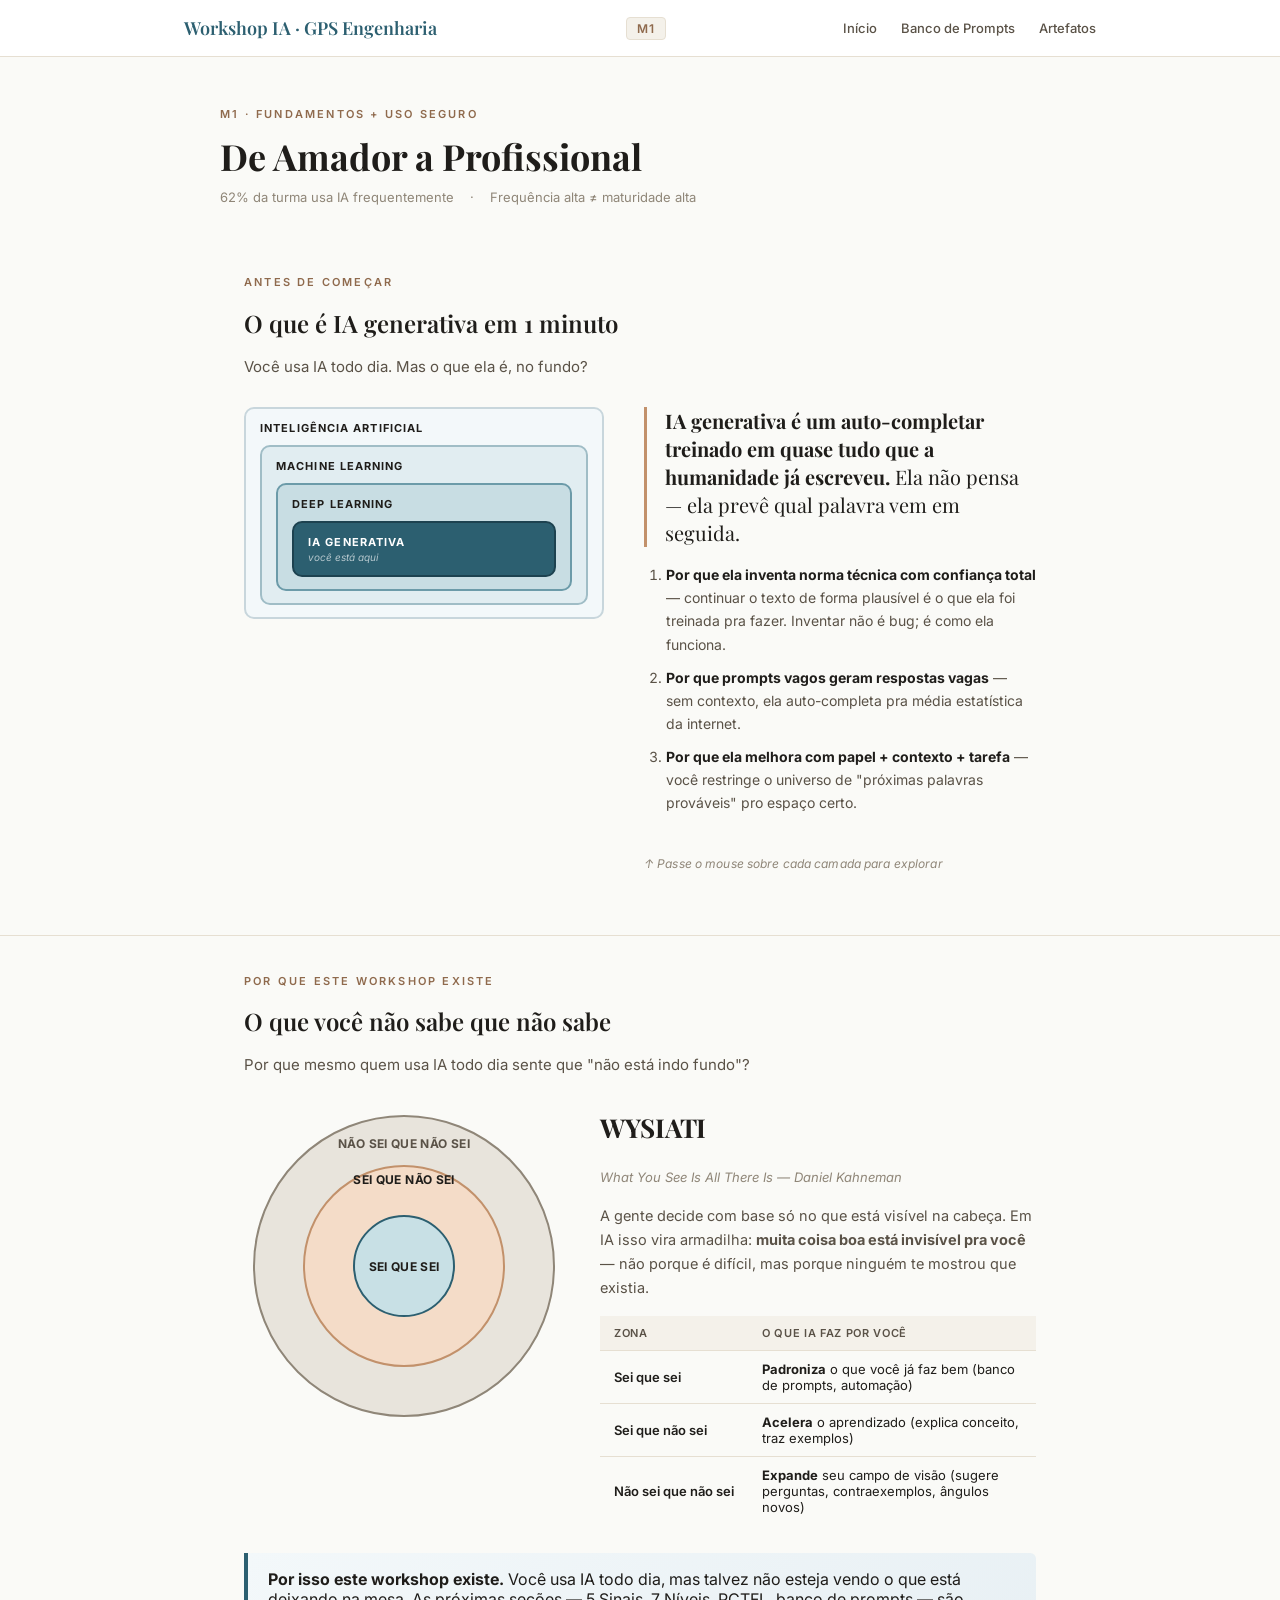
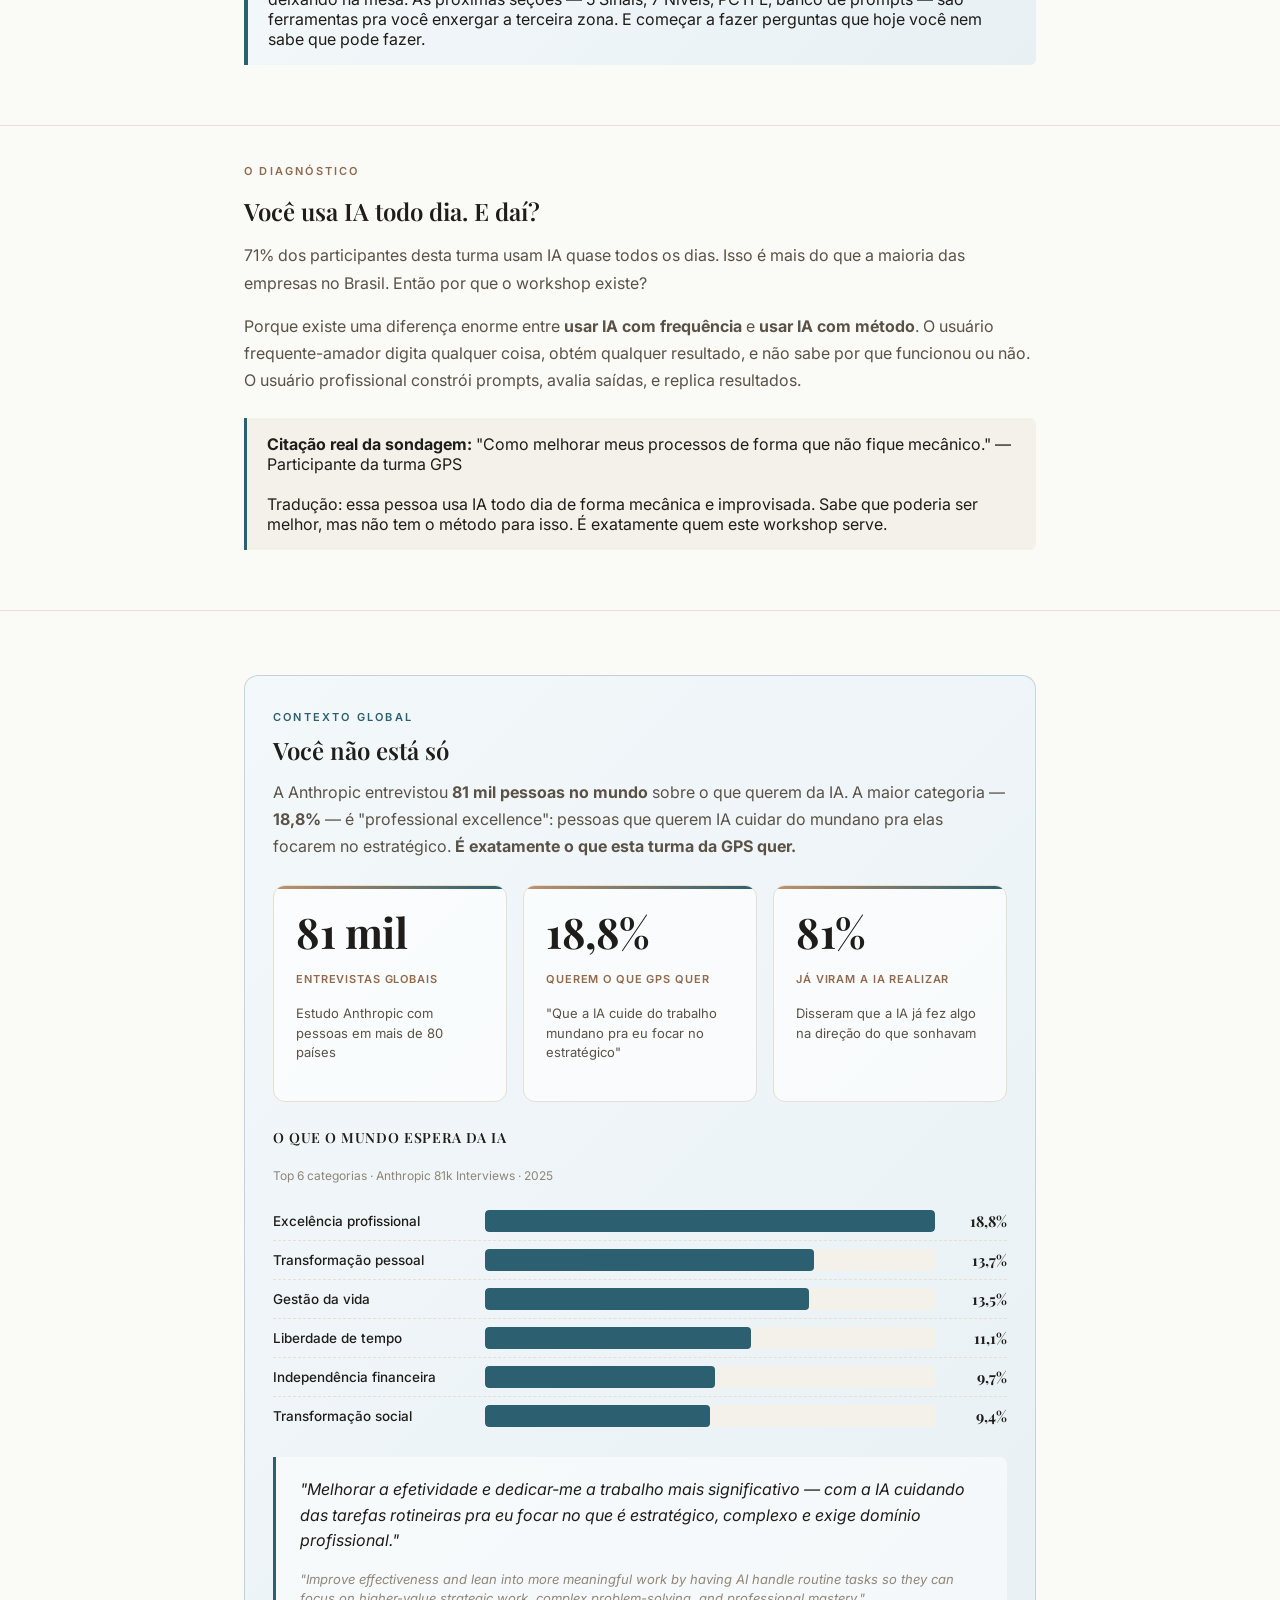
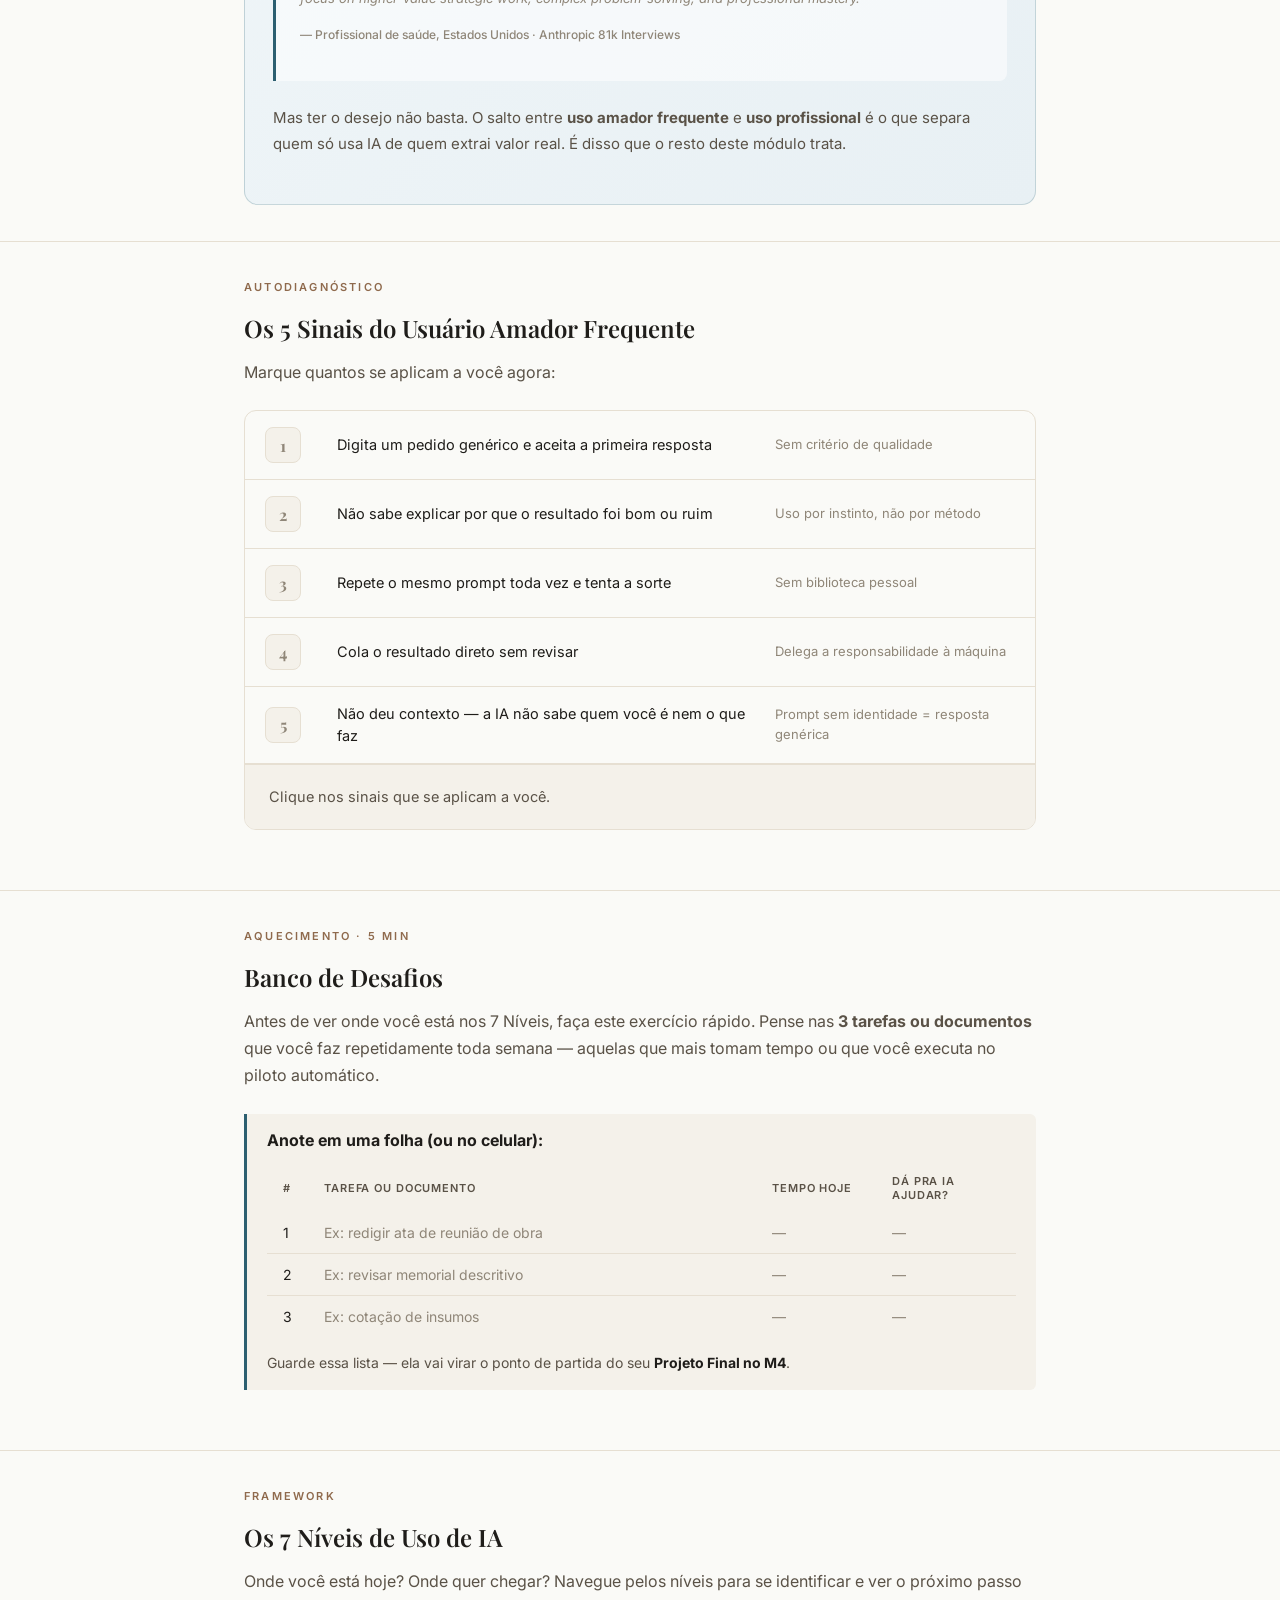
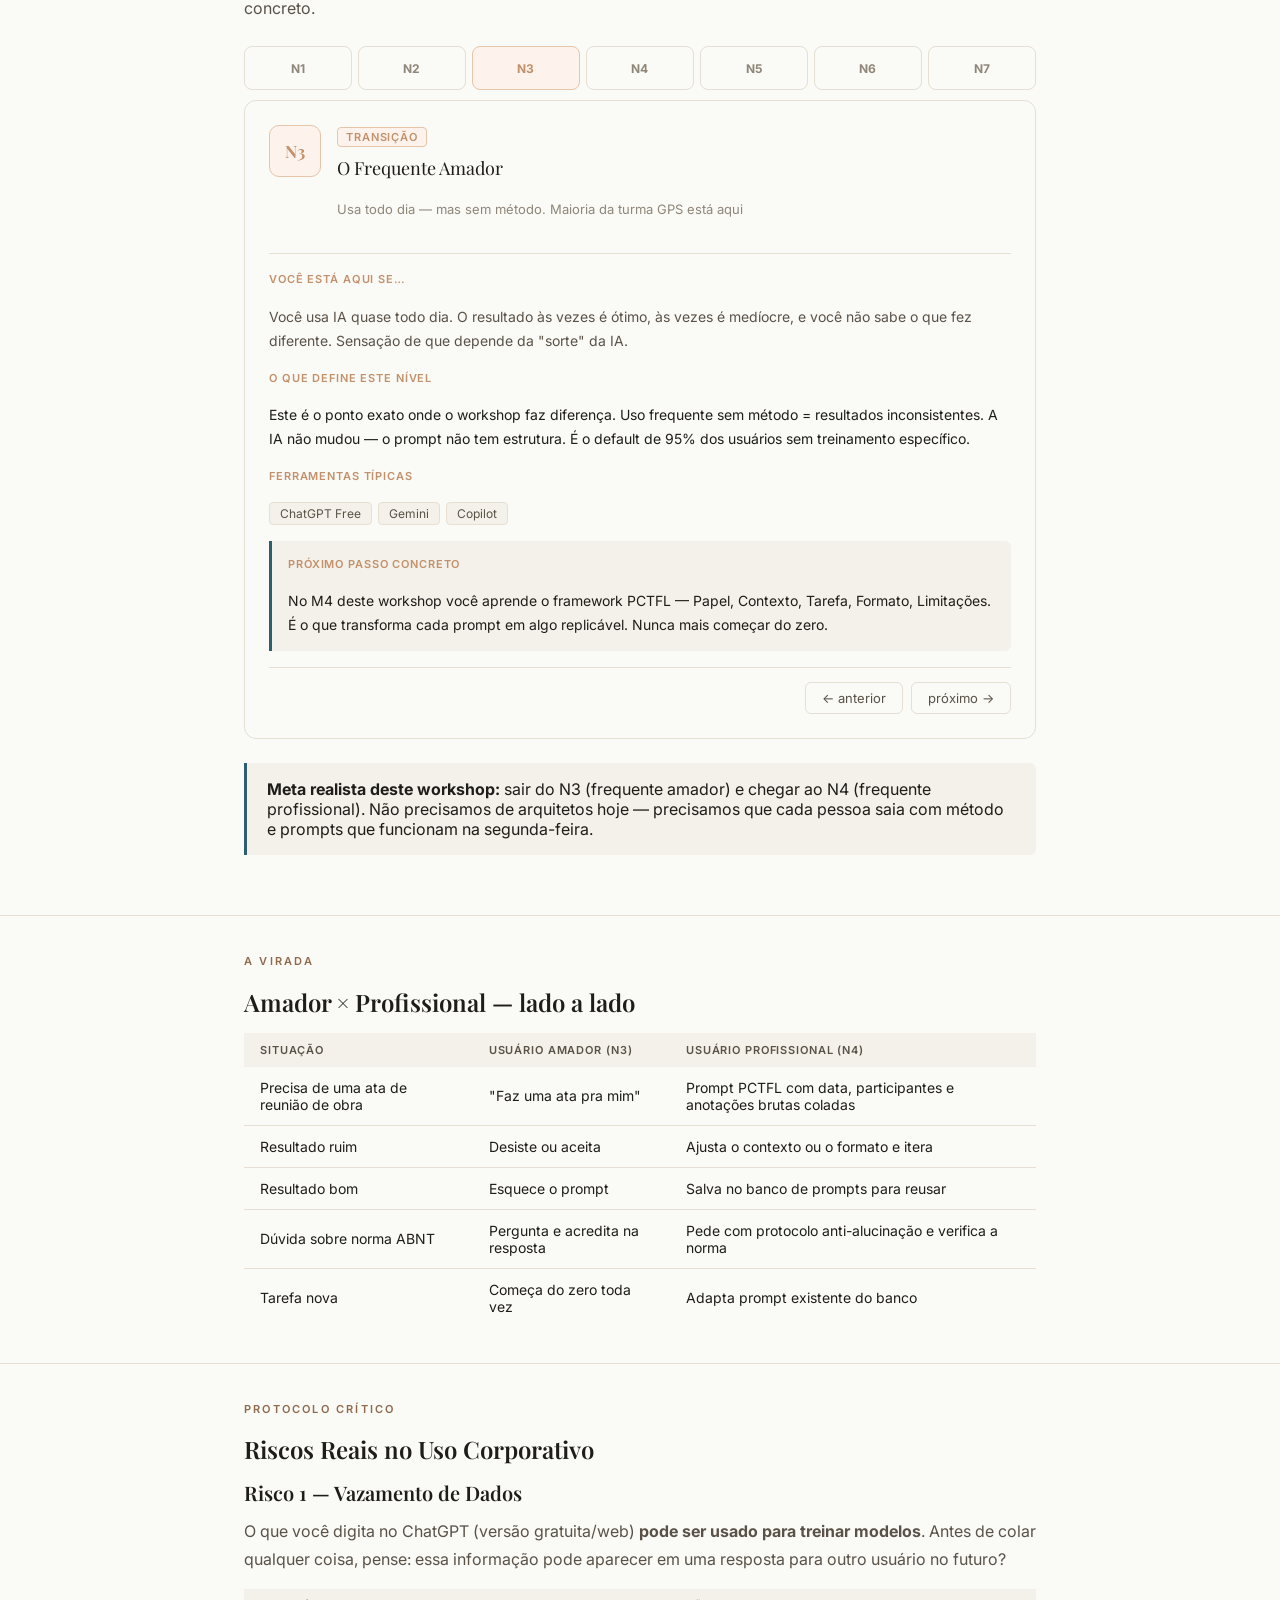
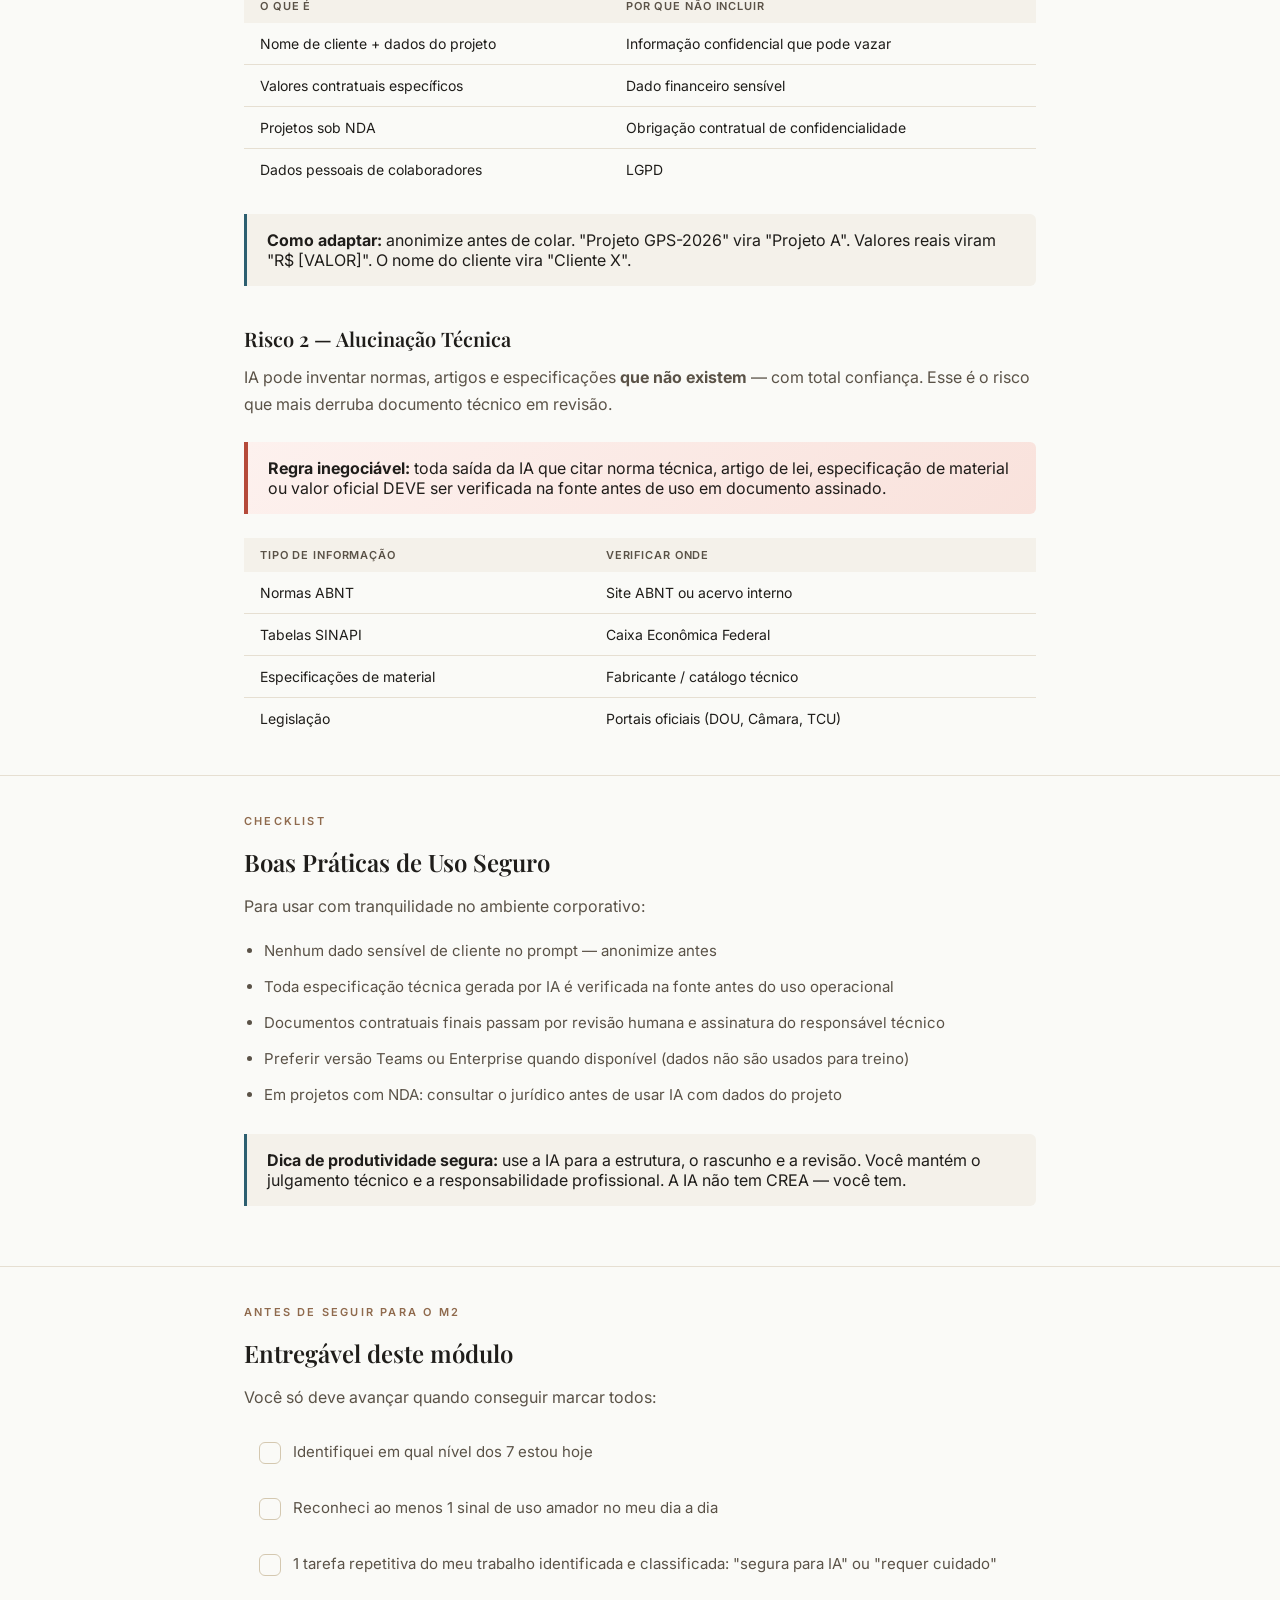
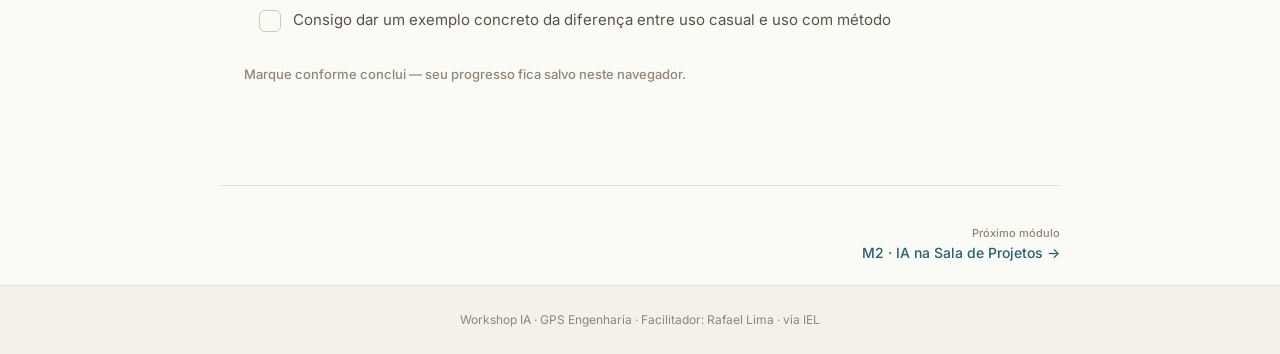
<file: m1/index.html>
<!DOCTYPE html>
<html lang="pt-BR">
<head>
  <meta charset="UTF-8">
  <meta name="viewport" content="width=device-width, initial-scale=1.0">
  <title>M1 · De Amador a Profissional — Workshop IA · GPS Engenharia</title>
  <link rel="preconnect" href="https://fonts.googleapis.com">
  <link rel="preconnect" href="https://fonts.gstatic.com" crossorigin>
  <link href="https://fonts.googleapis.com/css2?family=Playfair+Display:wght@400;600;700&family=Inter:wght@400;500;600&display=swap" rel="stylesheet">
  <link rel="stylesheet" href="../assets/style.css">
  <style>
    /* === Componente 7 Níveis === */
    .niveis-component { margin-top: 24px; }
    .niveis-nav {
      display: flex; gap: 6px; margin-bottom: 10px; flex-wrap: wrap;
    }
    .niveis-nav button {
      flex: 1; min-width: 44px; height: 44px;
      border-radius: 8px; border: 1px solid var(--border);
      background: transparent; color: var(--ink-muted);
      font-size: 12px; font-weight: 700; letter-spacing: .04em;
      cursor: pointer; font-family: inherit; transition: all .12s;
    }
    .niveis-nav button:hover { background: var(--bg-warm); color: var(--ink-soft); }
    /* Fases — ativo */
    .niveis-nav button.ph-d { background:#f3f4f6; color:#6b7280; border-color:#d1d5db; }
    .niveis-nav button.ph-t { background:#fdf3ec; color:#c2916b; border-color:#e8c4a8; }
    .niveis-nav button.ph-m { background:#eef4f6; color:#2c5f70; border-color:#b0cfd8; }
    .niveis-nav button.ph-a { background:#ecf0f1; color:#1a3a4a; border-color:#8fb5c0; }
    /* Card */
    .niveis-card {
      background: var(--bg); border: 1px solid var(--border);
      border-radius: 12px; padding: 24px;
    }
    .niveis-card-head {
      display: flex; align-items: flex-start; gap: 16px; margin-bottom: 18px;
    }
    .niveis-badge {
      width: 52px; height: 52px; flex-shrink: 0; border-radius: 10px;
      display: flex; align-items: center; justify-content: center;
      font-size: 17px; font-weight: 700; font-family: 'Playfair Display', serif;
    }
    .niveis-badge.ph-d { background:#f3f4f6; color:#6b7280; border:1px solid #d1d5db; }
    .niveis-badge.ph-t { background:#fdf3ec; color:#c2916b; border:1px solid #e8c4a8; }
    .niveis-badge.ph-m { background:#eef4f6; color:#2c5f70; border:1px solid #b0cfd8; }
    .niveis-badge.ph-a { background:#ecf0f1; color:#1a3a4a; border:1px solid #8fb5c0; }
    /* Tags de fase */
    .niveis-phase-tag {
      display: inline-block; font-size: 11px; font-weight: 600;
      text-transform: uppercase; letter-spacing: .08em;
      padding: 2px 8px; border-radius: 4px; margin-bottom: 6px;
    }
    .niveis-phase-tag.ph-d { background:#f3f4f6; color:#6b7280; border:1px solid #d1d5db; }
    .niveis-phase-tag.ph-t { background:#fdf3ec; color:#c2916b; border:1px solid #e8c4a8; }
    .niveis-phase-tag.ph-m { background:#eef4f6; color:#2c5f70; border:1px solid #b0cfd8; }
    .niveis-phase-tag.ph-a { background:#ecf0f1; color:#1a3a4a; border:1px solid #8fb5c0; }
    /* Textos */
    .niveis-title {
      font-family: 'Playfair Display', serif;
      font-size: 18px; color: var(--ink); margin: 0 0 3px;
    }
    .niveis-ol { font-size: 13px; color: var(--ink-muted); line-height: 1.5; }
    .niveis-sep { border: none; border-top: 1px solid var(--border); margin: 16px 0; }
    .niveis-lbl {
      font-size: 11px; font-weight: 600; text-transform: uppercase;
      letter-spacing: .08em; color: var(--accent-warm); margin: 0 0 6px;
    }
    .niveis-txt { font-size: 14px; color: var(--ink-soft); line-height: 1.7; margin-bottom: 14px; }
    .niveis-txt.em { color: var(--ink); }
    /* Ferramentas */
    .niveis-tools { display: flex; flex-wrap: wrap; gap: 6px; margin-bottom: 16px; }
    .niveis-tool {
      font-size: 12px; padding: 3px 10px; border-radius: 4px;
      background: var(--bg-warm); border: 1px solid var(--border); color: var(--ink-soft);
    }
    /* Próximo passo */
    .niveis-next {
      background: var(--bg-warm); border-left: 3px solid var(--accent);
      border-radius: 0 6px 6px 0; padding: 14px 16px; margin-bottom: 16px;
    }
    .niveis-next-lbl {
      font-size: 11px; font-weight: 600; text-transform: uppercase;
      letter-spacing: .08em; margin-bottom: 6px;
    }
    .niveis-next-lbl.ph-d { color: #6b7280; }
    .niveis-next-lbl.ph-t { color: #c2916b; }
    .niveis-next-lbl.ph-m { color: #2c5f70; }
    .niveis-next-lbl.ph-a { color: #1a3a4a; }
    /* Rodapé do card */
    .niveis-foot {
      display: flex; justify-content: flex-end; gap: 8px;
      padding-top: 14px; border-top: 1px solid var(--border);
    }
    .niveis-foot-btn {
      padding: 7px 16px; font-size: 13px; cursor: pointer;
      font-family: inherit; background: transparent;
      border: 1px solid var(--border); border-radius: 6px;
      color: var(--ink-soft); transition: all .12s;
    }
    .niveis-foot-btn:hover { background: var(--bg-warm); color: var(--ink); }
  </style>
</head>
<body>

  <!-- Topbar -->
  <header class="topbar">
    <div class="topbar-inner">
      <a href="../index.html" class="topbar-logo">Workshop IA · GPS Engenharia</a>
      <nav class="topbar-nav">
        <a href="../index.html">Início</a>
        <a href="../banco-de-prompts/index.html">Banco de Prompts</a>
        <a href="../artefatos/index.html">Artefatos</a>
      </nav>
    </div>
  </header>

  <!-- Header do módulo -->
  <div class="module-header site-container">
    <p class="eyebrow">M1 · Fundamentos + Uso Seguro</p>
    <h1>De Amador a Profissional</h1>
    <div class="module-header-meta">
      <span>62% da turma usa IA frequentemente</span>
      <span>·</span>
      <span>Frequência alta ≠ maturidade alta</span>
    </div>
  </div>

  <!-- Seção 0 — Antes de começar (Frente A do enriquecimento didático) -->
  <section class="section content-section reveal">
    <div class="site-container">
      <p class="eyebrow">Antes de começar</p>
      <h2>O que é IA generativa em 1 minuto</h2>
      <p style="font-size:15px; color:var(--ink-soft); margin:0 0 18px">
        Você usa IA todo dia. Mas o que ela é, no fundo?
      </p>

      <div class="ia-aninhada-block">
        <div class="ia-layers" role="group" aria-label="Hierarquia da IA">
          <div id="layer-r1" class="ia-layer l1" data-ring="r1">
            <span class="ia-layer-name">Inteligência Artificial</span>
            <div id="layer-r2" class="ia-layer l2" data-ring="r2">
              <span class="ia-layer-name">Machine Learning</span>
              <div id="layer-r3" class="ia-layer l3" data-ring="r3">
                <span class="ia-layer-name">Deep Learning</span>
                <div id="layer-r4" class="ia-layer l4" data-ring="r4">
                  <span class="ia-layer-name">IA Generativa</span>
                  <span class="ia-layer-sub">você está aqui</span>
                </div>
              </div>
            </div>
          </div>
        </div>

        <div id="ia-aninhada-text" class="ia-aninhada-text">
          <p id="ia-aninhada-frase" class="ia-aninhada-frase">
            <strong>IA generativa é um auto-completar treinado em quase tudo que a humanidade já escreveu.</strong> Ela não pensa — ela prevê qual palavra vem em seguida.
          </p>
          <ol id="ia-aninhada-list" class="ia-aninhada-implicacoes">
            <li><strong>Por que ela inventa norma técnica com confiança total</strong> — continuar o texto de forma plausível é o que ela foi treinada pra fazer. Inventar não é bug; é como ela funciona.</li>
            <li><strong>Por que prompts vagos geram respostas vagas</strong> — sem contexto, ela auto-completa pra média estatística da internet.</li>
            <li><strong>Por que ela melhora com papel + contexto + tarefa</strong> — você restringe o universo de "próximas palavras prováveis" pro espaço certo.</li>
          </ol>
          <p id="ia-aninhada-hint" class="ia-aninhada-hint">↑ Passe o mouse sobre cada camada para explorar</p>
        </div>
      </div>
    </div>
  </section>

  <!-- Seção 0.2 — O que você não sabe que não sabe -->
  <section class="section content-section reveal">
    <div class="site-container">
      <p class="eyebrow">Por que este workshop existe</p>
      <h2>O que você não sabe que não sabe</h2>
      <p style="font-size:15px; color:var(--ink-soft); margin:0 0 18px">
        Por que mesmo quem usa IA todo dia sente que "não está indo fundo"?
      </p>

      <div class="matriz-consciencia-block">
        <svg class="matriz-consciencia-svg" viewBox="0 0 320 320" xmlns="http://www.w3.org/2000/svg" aria-label="Matriz de consciência: três zonas concêntricas — sei que sei, sei que não sei, não sei que não sei">
          <circle class="matriz-consciencia-ring z1" cx="160" cy="160" r="150"/>
          <circle class="matriz-consciencia-ring z2" cx="160" cy="160" r="100"/>
          <circle class="matriz-consciencia-ring z3" cx="160" cy="160" r="50"/>
          <!-- Labels dentro dos anéis -->
          <text class="matriz-consciencia-label muted" x="160" y="42">NÃO SEI QUE NÃO SEI</text>
          <text class="matriz-consciencia-label" x="160" y="78">SEI QUE NÃO SEI</text>
          <text class="matriz-consciencia-label" x="160" y="165">SEI QUE SEI</text>
        </svg>

        <div class="matriz-text">
          <p class="matriz-wysiati-title">WYSIATI</p>
          <p class="matriz-wysiati-en">What You See Is All There Is — Daniel Kahneman</p>
          <p class="matriz-wysiati-frase">
            A gente decide com base só no que está visível na cabeça. Em IA isso vira armadilha: <strong>muita coisa boa está invisível pra você</strong> — não porque é difícil, mas porque ninguém te mostrou que existia.
          </p>

          <table class="matriz-zonas-tabela">
            <thead>
              <tr>
                <th>Zona</th>
                <th>O que IA faz por você</th>
              </tr>
            </thead>
            <tbody>
              <tr>
                <td>Sei que sei</td>
                <td><strong>Padroniza</strong> o que você já faz bem (banco de prompts, automação)</td>
              </tr>
              <tr>
                <td>Sei que não sei</td>
                <td><strong>Acelera</strong> o aprendizado (explica conceito, traz exemplos)</td>
              </tr>
              <tr>
                <td>Não sei que não sei</td>
                <td><strong>Expande</strong> seu campo de visão (sugere perguntas, contraexemplos, ângulos novos)</td>
              </tr>
            </tbody>
          </table>
        </div>
      </div>

      <div class="callout cool" style="margin-top:28px">
        <strong>Por isso este workshop existe.</strong> Você usa IA todo dia, mas talvez não esteja vendo o que está deixando na mesa. As próximas seções — 5 Sinais, 7 Níveis, PCTFL, banco de prompts — são ferramentas pra você enxergar a terceira zona. E começar a fazer perguntas que hoje você nem sabe que pode fazer.
      </div>
    </div>
  </section>

  <!-- Seção 1 — O paradoxo da turma GPS -->
  <section class="section content-section reveal">
    <div class="site-container">
      <p class="eyebrow">O diagnóstico</p>
      <h2>Você usa IA todo dia. E daí?</h2>
      <p>
        71% dos participantes desta turma usam IA quase todos os dias. Isso é mais do que a maioria
        das empresas no Brasil. Então por que o workshop existe?
      </p>
      <p>
        Porque existe uma diferença enorme entre <strong>usar IA com frequência</strong> e
        <strong>usar IA com método</strong>. O usuário frequente-amador digita qualquer coisa,
        obtém qualquer resultado, e não sabe por que funcionou ou não.
        O usuário profissional constrói prompts, avalia saídas, e replica resultados.
      </p>

      <div class="callout">
        <strong>Citação real da sondagem:</strong> "Como melhorar meus processos de forma que
        não fique mecânico." — Participante da turma GPS
        <br><br>
        Tradução: essa pessoa usa IA todo dia de forma mecânica e improvisada. Sabe que poderia
        ser melhor, mas não tem o método para isso. É exatamente quem este workshop serve.
      </div>
    </div>
  </section>

  <!-- Seção 1.5 — Bloco Anthropic 81k -->
  <section class="section content-section reveal">
    <div class="site-container">
      <div class="anthropic-block">
        <p class="eyebrow">Contexto global</p>
        <h2>Você não está só</h2>
        <p>
          A Anthropic entrevistou <strong>81 mil pessoas no mundo</strong> sobre o que querem da IA.
          A maior categoria — <strong>18,8%</strong> — é "professional excellence": pessoas
          que querem IA cuidar do mundano pra elas focarem no estratégico.
          <strong>É exatamente o que esta turma da GPS quer.</strong>
        </p>

        <div class="bignum-grid">
          <div class="bignum">
            <p class="bignum-value">81 mil</p>
            <p class="bignum-label">Entrevistas globais</p>
            <p class="bignum-desc">Estudo Anthropic com pessoas em mais de 80 países</p>
          </div>
          <div class="bignum">
            <p class="bignum-value">18,8%</p>
            <p class="bignum-label">Querem o que GPS quer</p>
            <p class="bignum-desc">"Que a IA cuide do trabalho mundano pra eu focar no estratégico"</p>
          </div>
          <div class="bignum">
            <p class="bignum-value">81%</p>
            <p class="bignum-label">Já viram a IA realizar</p>
            <p class="bignum-desc">Disseram que a IA já fez algo na direção do que sonhavam</p>
          </div>
        </div>

        <div class="hbar-graph" style="margin-top:24px">
          <p class="hbar-graph-title">O que o mundo espera da IA</p>
          <p class="hbar-graph-source">Top 6 categorias · Anthropic 81k Interviews · 2025</p>
          <div class="hbar-row">
            <span class="hbar-label">Excelência profissional</span>
            <div class="hbar-track"><div class="hbar-fill" style="width:100%"></div></div>
            <span class="hbar-pct">18,8%</span>
          </div>
          <div class="hbar-row">
            <span class="hbar-label">Transformação pessoal</span>
            <div class="hbar-track"><div class="hbar-fill" style="width:73%"></div></div>
            <span class="hbar-pct">13,7%</span>
          </div>
          <div class="hbar-row">
            <span class="hbar-label">Gestão da vida</span>
            <div class="hbar-track"><div class="hbar-fill" style="width:72%"></div></div>
            <span class="hbar-pct">13,5%</span>
          </div>
          <div class="hbar-row">
            <span class="hbar-label">Liberdade de tempo</span>
            <div class="hbar-track"><div class="hbar-fill" style="width:59%"></div></div>
            <span class="hbar-pct">11,1%</span>
          </div>
          <div class="hbar-row">
            <span class="hbar-label">Independência financeira</span>
            <div class="hbar-track"><div class="hbar-fill" style="width:51%"></div></div>
            <span class="hbar-pct">9,7%</span>
          </div>
          <div class="hbar-row">
            <span class="hbar-label">Transformação social</span>
            <div class="hbar-track"><div class="hbar-fill" style="width:50%"></div></div>
            <span class="hbar-pct">9,4%</span>
          </div>
        </div>

        <div class="anthropic-quote">
          <p class="anthropic-quote-pt">"Melhorar a efetividade e dedicar-me a trabalho mais significativo — com a IA cuidando das tarefas rotineiras pra eu focar no que é estratégico, complexo e exige domínio profissional."</p>
          <p class="anthropic-quote-en">"Improve effectiveness and lean into more meaningful work by having AI handle routine tasks so they can focus on higher-value strategic work, complex problem-solving, and professional mastery."</p>
          <p class="anthropic-quote-attr">— Profissional de saúde, Estados Unidos · Anthropic 81k Interviews</p>
        </div>

        <p style="margin-top:24px; font-size:15px; color:var(--ink-soft); line-height:1.7">
          Mas ter o desejo não basta. O salto entre <strong>uso amador frequente</strong> e
          <strong>uso profissional</strong> é o que separa quem só usa IA de quem extrai valor real.
          É disso que o resto deste módulo trata.
        </p>
      </div>
    </div>
  </section>

  <!-- Seção 2 — Os sinais do usuário amador frequente -->
  <section class="section content-section reveal">
    <div class="site-container">
      <p class="eyebrow">Autodiagnóstico</p>
      <h2>Os 5 Sinais do Usuário Amador Frequente</h2>
      <p>Marque quantos se aplicam a você agora:</p>

      <div class="sinais-quiz" id="sinaisQuiz" role="group" aria-label="Autodiagnóstico dos 5 sinais">
        <div class="sinais-quiz-row" data-sinal="1" role="button" tabindex="0">
          <span class="sinais-quiz-num">1</span>
          <span class="sinais-quiz-sinal">Digita um pedido genérico e aceita a primeira resposta</span>
          <span class="sinais-quiz-revela">Sem critério de qualidade</span>
        </div>
        <div class="sinais-quiz-row" data-sinal="2" role="button" tabindex="0">
          <span class="sinais-quiz-num">2</span>
          <span class="sinais-quiz-sinal">Não sabe explicar por que o resultado foi bom ou ruim</span>
          <span class="sinais-quiz-revela">Uso por instinto, não por método</span>
        </div>
        <div class="sinais-quiz-row" data-sinal="3" role="button" tabindex="0">
          <span class="sinais-quiz-num">3</span>
          <span class="sinais-quiz-sinal">Repete o mesmo prompt toda vez e tenta a sorte</span>
          <span class="sinais-quiz-revela">Sem biblioteca pessoal</span>
        </div>
        <div class="sinais-quiz-row" data-sinal="4" role="button" tabindex="0">
          <span class="sinais-quiz-num">4</span>
          <span class="sinais-quiz-sinal">Cola o resultado direto sem revisar</span>
          <span class="sinais-quiz-revela">Delega a responsabilidade à máquina</span>
        </div>
        <div class="sinais-quiz-row" data-sinal="5" role="button" tabindex="0">
          <span class="sinais-quiz-num">5</span>
          <span class="sinais-quiz-sinal">Não deu contexto — a IA não sabe quem você é nem o que faz</span>
          <span class="sinais-quiz-revela">Prompt sem identidade = resposta genérica</span>
        </div>
        <div class="sinais-quiz-result" id="sinaisQuizResult">
          Clique nos sinais que se aplicam a você.
        </div>
      </div>
    </div>
  </section>

  <!-- Seção — Aquecimento: Banco de Desafios -->
  <section class="section content-section reveal">
    <div class="site-container">
      <p class="eyebrow">Aquecimento · 5 min</p>
      <h2>Banco de Desafios</h2>
      <p>
        Antes de ver onde você está nos 7 Níveis, faça este exercício rápido.
        Pense nas <strong>3 tarefas ou documentos</strong> que você faz repetidamente toda semana —
        aquelas que mais tomam tempo ou que você executa no piloto automático.
      </p>

      <div class="callout">
        <strong>Anote em uma folha (ou no celular):</strong>
        <table style="margin-top:14px">
          <thead>
            <tr>
              <th style="width:40px">#</th>
              <th>Tarefa ou documento</th>
              <th style="width:120px">Tempo hoje</th>
              <th style="width:140px">Dá pra IA ajudar?</th>
            </tr>
          </thead>
          <tbody>
            <tr>
              <td>1</td>
              <td style="color:var(--ink-muted)">Ex: redigir ata de reunião de obra</td>
              <td style="color:var(--ink-muted)">—</td>
              <td style="color:var(--ink-muted)">—</td>
            </tr>
            <tr>
              <td>2</td>
              <td style="color:var(--ink-muted)">Ex: revisar memorial descritivo</td>
              <td style="color:var(--ink-muted)">—</td>
              <td style="color:var(--ink-muted)">—</td>
            </tr>
            <tr>
              <td>3</td>
              <td style="color:var(--ink-muted)">Ex: cotação de insumos</td>
              <td style="color:var(--ink-muted)">—</td>
              <td style="color:var(--ink-muted)">—</td>
            </tr>
          </tbody>
        </table>
        <p style="margin-top:14px; font-size:14px; color:var(--ink-soft); margin-bottom:0">
          Guarde essa lista — ela vai virar o ponto de partida do seu
          <strong>Projeto Final no M4</strong>.
        </p>
      </div>
    </div>
  </section>

  <!-- Seção 3 — Os 7 Níveis de Uso de IA -->
  <section class="section content-section reveal">
    <div class="site-container">
      <p class="eyebrow">Framework</p>
      <h2>Os 7 Níveis de Uso de IA</h2>
      <p>
        Onde você está hoje? Onde quer chegar? Navegue pelos níveis para se identificar
        e ver o próximo passo concreto.
      </p>

      <div class="niveis-component">
        <nav class="niveis-nav" id="niveisNav" aria-label="Selecione um nível"></nav>
        <div class="niveis-card" id="niveisCard"></div>
      </div>

      <div class="callout" style="margin-top:24px">
        <strong>Meta realista deste workshop:</strong> sair do N3 (frequente amador) e chegar ao N4
        (frequente profissional). Não precisamos de arquitetos hoje — precisamos que cada pessoa
        saia com método e prompts que funcionam na segunda-feira.
      </div>
    </div>
  </section>

  <!-- Seção 4 — O que muda quando você tem método -->
  <section class="section content-section reveal">
    <div class="site-container">
      <p class="eyebrow">A virada</p>
      <h2>Amador × Profissional — lado a lado</h2>

      <table>
        <thead>
          <tr>
            <th>Situação</th>
            <th>Usuário Amador (N3)</th>
            <th>Usuário Profissional (N4)</th>
          </tr>
        </thead>
        <tbody>
          <tr>
            <td>Precisa de uma ata de reunião de obra</td>
            <td>"Faz uma ata pra mim"</td>
            <td>Prompt PCTFL com data, participantes e anotações brutas coladas</td>
          </tr>
          <tr>
            <td>Resultado ruim</td>
            <td>Desiste ou aceita</td>
            <td>Ajusta o contexto ou o formato e itera</td>
          </tr>
          <tr>
            <td>Resultado bom</td>
            <td>Esquece o prompt</td>
            <td>Salva no banco de prompts para reusar</td>
          </tr>
          <tr>
            <td>Dúvida sobre norma ABNT</td>
            <td>Pergunta e acredita na resposta</td>
            <td>Pede com protocolo anti-alucinação e verifica a norma</td>
          </tr>
          <tr>
            <td>Tarefa nova</td>
            <td>Começa do zero toda vez</td>
            <td>Adapta prompt existente do banco</td>
          </tr>
        </tbody>
      </table>
    </div>
  </section>

  <!-- Seção — Riscos Reais no Uso Corporativo -->
  <section class="section content-section reveal">
    <div class="site-container">
      <p class="eyebrow">Protocolo crítico</p>
      <h2>Riscos Reais no Uso Corporativo</h2>

      <h3>Risco 1 — Vazamento de Dados</h3>
      <p>
        O que você digita no ChatGPT (versão gratuita/web) <strong>pode ser usado para treinar
        modelos</strong>. Antes de colar qualquer coisa, pense: essa informação pode aparecer
        em uma resposta para outro usuário no futuro?
      </p>

      <table>
        <thead>
          <tr>
            <th>O que é</th>
            <th>Por que não incluir</th>
          </tr>
        </thead>
        <tbody>
          <tr>
            <td>Nome de cliente + dados do projeto</td>
            <td>Informação confidencial que pode vazar</td>
          </tr>
          <tr>
            <td>Valores contratuais específicos</td>
            <td>Dado financeiro sensível</td>
          </tr>
          <tr>
            <td>Projetos sob NDA</td>
            <td>Obrigação contratual de confidencialidade</td>
          </tr>
          <tr>
            <td>Dados pessoais de colaboradores</td>
            <td>LGPD</td>
          </tr>
        </tbody>
      </table>

      <div class="callout" style="margin-top:24px">
        <strong>Como adaptar:</strong> anonimize antes de colar. "Projeto GPS-2026" vira
        "Projeto A". Valores reais viram "R$ [VALOR]". O nome do cliente vira "Cliente X".
      </div>

      <h3 style="margin-top:40px">Risco 2 — Alucinação Técnica</h3>
      <p>
        IA pode inventar normas, artigos e especificações <strong>que não existem</strong> —
        com total confiança. Esse é o risco que mais derruba documento técnico em revisão.
      </p>

      <div class="callout danger">
        <strong>Regra inegociável:</strong> toda saída da IA que citar norma técnica, artigo
        de lei, especificação de material ou valor oficial DEVE ser verificada na fonte
        antes de uso em documento assinado.
      </div>

      <table style="margin-top:24px">
        <thead>
          <tr>
            <th>Tipo de informação</th>
            <th>Verificar onde</th>
          </tr>
        </thead>
        <tbody>
          <tr>
            <td>Normas ABNT</td>
            <td>Site ABNT ou acervo interno</td>
          </tr>
          <tr>
            <td>Tabelas SINAPI</td>
            <td>Caixa Econômica Federal</td>
          </tr>
          <tr>
            <td>Especificações de material</td>
            <td>Fabricante / catálogo técnico</td>
          </tr>
          <tr>
            <td>Legislação</td>
            <td>Portais oficiais (DOU, Câmara, TCU)</td>
          </tr>
        </tbody>
      </table>
    </div>
  </section>

  <!-- Seção — Boas Práticas de Uso Seguro -->
  <section class="section content-section reveal">
    <div class="site-container">
      <p class="eyebrow">Checklist</p>
      <h2>Boas Práticas de Uso Seguro</h2>
      <p>Para usar com tranquilidade no ambiente corporativo:</p>

      <ul style="font-size:15px; line-height:2; color:var(--ink-soft); padding-left:20px; margin-top:16px">
        <li>Nenhum dado sensível de cliente no prompt — anonimize antes</li>
        <li>Toda especificação técnica gerada por IA é verificada na fonte antes do uso operacional</li>
        <li>Documentos contratuais finais passam por revisão humana e assinatura do responsável técnico</li>
        <li>Preferir versão Teams ou Enterprise quando disponível (dados não são usados para treino)</li>
        <li>Em projetos com NDA: consultar o jurídico antes de usar IA com dados do projeto</li>
      </ul>

      <div class="callout" style="margin-top:24px">
        <strong>Dica de produtividade segura:</strong> use a IA para a estrutura, o rascunho e
        a revisão. Você mantém o julgamento técnico e a responsabilidade profissional.
        A IA não tem CREA — você tem.
      </div>
    </div>
  </section>

  <!-- Seção — Entregável do módulo -->
  <section class="section content-section reveal">
    <div class="site-container">
      <p class="eyebrow">Antes de seguir para o M2</p>
      <h2>Entregável deste módulo</h2>
      <p>Você só deve avançar quando conseguir marcar todos:</p>

      <ul class="entregavel-list">
        <li data-entregavel="1"><span class="entregavel-checkbox"></span><span class="entregavel-text">Identifiquei em qual nível dos 7 estou hoje</span></li>
        <li data-entregavel="2"><span class="entregavel-checkbox"></span><span class="entregavel-text">Reconheci ao menos 1 sinal de uso amador no meu dia a dia</span></li>
        <li data-entregavel="3"><span class="entregavel-checkbox"></span><span class="entregavel-text">1 tarefa repetitiva do meu trabalho identificada e classificada: "segura para IA" ou "requer cuidado"</span></li>
        <li data-entregavel="4"><span class="entregavel-checkbox"></span><span class="entregavel-text">Consigo dar um exemplo concreto da diferença entre uso casual e uso com método</span></li>
      </ul>
      <p class="entregavel-progress">Marque conforme conclui — seu progresso fica salvo neste navegador.</p>
    </div>
  </section>

  <!-- Navegação entre módulos -->
  <nav class="module-nav site-container">
    <div></div><!-- placeholder para alinhar o próximo à direita -->
    <a href="../m2/index.html" class="next">
      <span class="module-nav-label">Próximo módulo</span>
      M2 · IA na Sala de Projetos →
    </a>
  </nav>

  <!-- Footer -->
  <footer>
    <p>Workshop IA · GPS Engenharia · Facilitador: Rafael Lima · via IEL</p>
  </footer>

  <script src="../assets/script.js"></script>
  <script>
    // ── Auto-quiz 5 Sinais ──
    (function sinaisQuiz() {
      var quiz = document.getElementById('sinaisQuiz');
      if (!quiz) return;
      var result = document.getElementById('sinaisQuizResult');
      var rows = quiz.querySelectorAll('.sinais-quiz-row');

      function diagnostico(n) {
        if (n === 0) {
          return 'Clique nos sinais que se aplicam a você.';
        }
        var bloco = '<span class="sinais-quiz-result-num">' + n + '</span> de 5 sinais marcados. ';
        if (n <= 1) {
          return bloco + '<strong>Sinal positivo.</strong> Você já tem método em alguma medida — o workshop vai te levar pro N5+ (integrador). Foque hoje em consolidar o que funciona em banco compartilhado.';
        }
        if (n === 2) {
          return bloco + '<strong>Você está na fronteira.</strong> Tem método em parte, mas ainda confia na sorte em outras. Hoje, escolha 1 dos sinais marcados e ataque com PCTFL no M4 — esse é seu salto pra N4.';
        }
        if (n <= 4) {
          return bloco + '<strong>Perfil típico da turma GPS — N3 amador frequente.</strong> Sem vergonha: é o default de 95% dos usuários sem treinamento. O workshop foi desenhado exatamente pra esse perfil. Hoje você sai com método.';
        }
        return bloco + '<strong>Você usa muito IA, mas sem nenhum método.</strong> Boa notícia: você é quem mais ganha hoje. Cada framework do workshop vai resolver um sinal seu. Sai daqui com banco de prompts próprio.';
      }

      function atualizar() {
        var marcados = quiz.querySelectorAll('.sinais-quiz-row.checked').length;
        result.innerHTML = diagnostico(marcados);
      }

      rows.forEach(function(row) {
        row.addEventListener('click', function() {
          row.classList.toggle('checked');
          atualizar();
        });
        row.addEventListener('keydown', function(e) {
          if (e.key === 'Enter' || e.key === ' ') {
            e.preventDefault();
            row.click();
          }
        });
      });
    })();
  </script>
  <script>
    var niveisGPS = [
      {
        n:'N1', p:'d', fase:'Descoberta', t:'O Curioso',
        ol:'Testou uma vez — ainda não integrou ao trabalho real',
        sig:'Você abriu o ChatGPT alguma vez para ver como funciona, mas ainda não usou numa tarefa real do trabalho. O que não falta é curiosidade. O que falta é o primeiro caso de uso concreto do seu dia a dia.',
        desc:'A maioria dos N1 na GPS conhece a ferramenta mas acha que "não é pra mim" ou "não tenho tempo de aprender". A verdade: você não precisa aprender — precisa experimentar com uma tarefa real que já teria que fazer de qualquer jeito.',
        tools:['ChatGPT Free','Gemini'],
        next:'Esta semana: use IA para redigir um e-mail profissional que você já teria que escrever de qualquer jeito. Sem pressão — só para sentir o que é possível com um caso real do seu trabalho.'
      },
      {
        n:'N2', p:'d', fase:'Descoberta', t:'O Casual',
        ol:'Usa quando lembra — resultado inconsistente, sem prompts salvos',
        sig:'Você já usou algumas vezes e sabe que funciona. Às vezes o resultado surpreende, às vezes decepciona — sem saber exatamente por quê. Não tem nenhum prompt salvo.',
        desc:'A inconsistência é o sinal clássico do N2: a ferramenta é a mesma, mas os resultados variam muito. Isso não é problema da IA — é ausência de método. Você começa do zero toda vez e confia na sorte.',
        tools:['ChatGPT Free','Gemini'],
        next:'Da próxima vez que um resultado for bom, salve o prompt antes de fechar a aba. Uma nota no celular já vale — esse é o embrião do seu banco pessoal.'
      },
      {
        n:'N3', p:'t', fase:'Transição', t:'O Frequente Amador',
        ol:'Usa todo dia — mas sem método. Maioria da turma GPS está aqui',
        sig:'Você usa IA quase todo dia. O resultado às vezes é ótimo, às vezes é medíocre, e você não sabe o que fez diferente. Sensação de que depende da "sorte" da IA.',
        desc:'Este é o ponto exato onde o workshop faz diferença. Uso frequente sem método = resultados inconsistentes. A IA não mudou — o prompt não tem estrutura. É o default de 95% dos usuários sem treinamento específico.',
        tools:['ChatGPT Free','Gemini','Copilot'],
        next:'No M4 deste workshop você aprende o framework PCTFL — Papel, Contexto, Tarefa, Formato, Limitações. É o que transforma cada prompt em algo replicável. Nunca mais começar do zero.'
      },
      {
        n:'N4', p:'m', fase:'Método', t:'O Frequente Profissional',
        ol:'Usa com framework, tem banco de prompts, replica resultados — meta do workshop',
        sig:'Você tem prompts salvos que funcionam de verdade. Consegue explicar o que mudou quando um resultado melhorou. Já indicou IA para algum colega ou foi consultado sobre isso.',
        desc:'O N4 não usa mais IA por instinto — aplica método. Cada prompt segue uma estrutura. Cada resultado bom vai para o banco. Cada resultado ruim vira aprendizado sobre o que faltou. A IA começa a parecer consistente porque o input passou a ser consistente.',
        tools:['ChatGPT','Claude','Banco de prompts pessoal'],
        next:'Organize seus 3 melhores prompts e compartilhe com pelo menos 1 colega esta semana. Esse é o começo do banco institucional GPS.'
      },
      {
        n:'N5', p:'m', fase:'Método', t:'O Integrador',
        ol:'Conecta IA com as ferramentas do trabalho — Excel, e-mail, documentos',
        sig:'Você usa IA junto com outras ferramentas: manda dados do Excel para a IA, usa IA para estruturar documentos, já pediu à IA para analisar planilhas ou contratos reais do trabalho.',
        desc:'O N5 entende que a IA não é uma ilha — é um processador que se encaixa no meio de outros fluxos. Você sabe quando usar o ChatGPT, o NotebookLM ou o Copilot do Excel. E sabe como copiar/colar da forma certa para cada ferramenta.',
        tools:['NotebookLM','Copilot Excel','ChatGPT com upload'],
        next:'Identifique 1 fluxo repetitivo e mapeie onde a IA já entra e onde ainda é manual. Esse mapa é o ponto de partida para a próxima integração.'
      },
      {
        n:'N6', p:'a', fase:'Avançado', t:'O Construtor',
        ol:'Cria assistentes, automações e ferramentas para o time',
        sig:'Você tem pelo menos uma automação rodando sem precisar tocar. Já criou algum assistente personalizado para uso próprio ou do time. Começa a ver oportunidades de automação em todo processo.',
        desc:'O N6 não só usa IA — constrói com ela. Ferramentas que outros usam. Fluxos que rodam sem intervenção. GPTs com instruções e arquivos da empresa. Aqui começa a IA Global: o conhecimento sai da cabeça individual e entra em sistemas.',
        tools:['n8n','Zapier + AI','GPTs personalizados'],
        next:'Documente 1 assistente ou fluxo que você criou de forma que outra pessoa possa manter sem te consultar. Documentação é o que transforma habilidade individual em ativo da empresa.'
      },
      {
        n:'N7', p:'a', fase:'Avançado', t:'O Arquiteto',
        ol:'Projeta sistemas de IA para a empresa inteira — IA Global',
        sig:'Você projeta fluxos que operam sem intervenção constante, integra IA à infraestrutura da empresa e pensa em IA como sistema — não como ferramenta individual.',
        desc:'O N7 é o destino da jornada de IA Global. A velocidade da empresa passa a ser a velocidade dos sistemas — não do humano mais lento na cadeia de informação. Pré-requisito crítico: documentação, processos e dados organizados.',
        tools:['Claude Code','n8n avançado','APIs'],
        next:'Veja M5 — "O que a GPS pode fazer esta semana" — para os primeiros passos em direção à IA Global. O N7 começa com documentação e processos, não com tecnologia.'
      }
    ];

    var curN = 2; /* abre no N3 por padrão — maioria da turma */

    function buildNiveisNav() {
      var nav = document.getElementById('niveisNav');
      nav.innerHTML = '';
      niveisGPS.forEach(function(l, i) {
        var btn = document.createElement('button');
        btn.textContent = l.n;
        btn.title = l.t;
        btn.setAttribute('aria-selected', i === curN ? 'true' : 'false');
        if (i === curN) btn.className = 'ph-' + l.p;
        btn.addEventListener('click', function() { curN = i; buildNiveisNav(); buildNiveisCard(); });
        nav.appendChild(btn);
      });
    }

    function buildNiveisCard() {
      var l = niveisGPS[curN], p = l.p;
      var el = document.getElementById('niveisCard');
      var tools = l.tools.map(function(t) {
        return '<span class="niveis-tool">' + t + '</span>';
      }).join('');
      var prev = curN > 0
        ? '<button class="niveis-foot-btn" onclick="goNivel(-1)">← anterior</button>' : '';
      var nxt = curN < 6
        ? '<button class="niveis-foot-btn" onclick="goNivel(1)">próximo →</button>' : '';
      el.innerHTML =
        '<div class="niveis-card-head">'
          + '<div class="niveis-badge ph-' + p + '">' + l.n + '</div>'
          + '<div>'
            + '<span class="niveis-phase-tag ph-' + p + '">' + l.fase + '</span>'
            + '<p class="niveis-title">' + l.t + '</p>'
            + '<p class="niveis-ol">' + l.ol + '</p>'
          + '</div>'
        + '</div>'
        + '<hr class="niveis-sep">'
        + '<p class="niveis-lbl">Você está aqui se…</p>'
        + '<p class="niveis-txt">' + l.sig + '</p>'
        + '<p class="niveis-lbl">O que define este nível</p>'
        + '<p class="niveis-txt em">' + l.desc + '</p>'
        + '<p class="niveis-lbl">Ferramentas típicas</p>'
        + '<div class="niveis-tools">' + tools + '</div>'
        + '<div class="niveis-next">'
          + '<p class="niveis-next-lbl ph-' + p + '">Próximo passo concreto</p>'
          + '<p class="niveis-txt em" style="margin-bottom:0">' + l.next + '</p>'
        + '</div>'
        + '<div class="niveis-foot">' + prev + nxt + '</div>';
    }

    function goNivel(d) {
      curN = Math.max(0, Math.min(6, curN + d));
      buildNiveisNav();
      buildNiveisCard();
    }

    buildNiveisNav();
    buildNiveisCard();
  </script>

  <script>
    /* ── IA Aninhada — hover/click interativo ── */
    (function () {
      var layers = {
        r1: {
          frase: '<strong>Inteligência Artificial</strong> — capacidade de máquinas realizarem tarefas que antes exigiam inteligência humana.',
          items: [
            '<strong>IA não é novidade</strong> — existe desde os anos 1950. O que mudou foi a escala: petabytes de dados + poder computacional acessível.',
            '<strong>GPS inteligente, recomendações do Spotify, filtro de spam</strong> — tudo é IA. A generativa é a camada mais recente dessa história de 70 anos.',
            '<strong>Saber que IA é ampla</strong> ajuda a não confundir a ferramenta (ChatGPT) com a tecnologia (IA). A ferramenta muda todo ano; a lógica, não.'
          ]
        },
        r2: {
          frase: '<strong>Machine Learning</strong> — a máquina aprende com dados, sem precisar de regras escritas à mão.',
          items: [
            '<strong>Em vez de programar regras</strong>, você mostra exemplos. A máquina descobre padrões sozinha — é daí que vem a capacidade de generalizar para casos novos.',
            '<strong>Quanto mais dados, melhor aprende</strong> — por isso o ChatGPT foi treinado em bilhões de páginas de texto. Volume de dados é vantagem competitiva.',
            '<strong>Só sabe o que estava no treinamento</strong> — se o dado era enviesado ou incompleto, o modelo reflete isso. Daí vêm os limites e as alucinações.'
          ]
        },
        r3: {
          frase: '<strong>Deep Learning</strong> — redes neurais profundas que aprendem padrões complexos em camadas, inspiradas no funcionamento do cérebro humano.',
          items: [
            '<strong>Camadas de abstração</strong>: a 1ª camada reconhece palavras, a 2ª frases, a 3ª conceitos. É o que permite ao modelo "entender" contexto e intenção.',
            '<strong>Por que a IA parece coerente</strong> — as camadas capturam relações de longo alcance entre palavras. Sem deep learning, era só previsão palavra por palavra.',
            '<strong>O custo é treinamento pesado</strong> — treinar um modelo como o GPT-4 levou semanas e centenas de milhões de dólares. O que você usa hoje é o resultado desse investimento.'
          ]
        },
        r4: {
          frase: '<strong>IA Generativa</strong> — um auto-completar treinado em quase tudo que a humanidade já escreveu. Ela não pensa — ela prevê qual palavra vem em seguida.',
          items: [
            '<strong>Por que ela inventa norma técnica com confiança total</strong> — continuar o texto de forma plausível é o que ela foi treinada pra fazer. Inventar não é bug; é como ela funciona.',
            '<strong>Por que prompts vagos geram respostas vagas</strong> — sem contexto, ela auto-completa pra média estatística da internet.',
            '<strong>Por que ela melhora com papel + contexto + tarefa</strong> — você restringe o universo de "próximas palavras prováveis" pro espaço certo.'
          ]
        }
      };

      var rings = ['r1', 'r2', 'r3', 'r4'];
      var active = null;

      function activate(ring) {
        if (ring === active) return;
        active = ring;

        var textEl = document.getElementById('ia-aninhada-text');
        textEl.classList.add('fading');

        setTimeout(function () {
          document.getElementById('ia-aninhada-frase').innerHTML = layers[ring].frase;
          var list = document.getElementById('ia-aninhada-list');
          list.innerHTML = layers[ring].items
            .map(function (item) { return '<li>' + item + '</li>'; })
            .join('');
          textEl.classList.remove('fading');
        }, 200);

        rings.forEach(function (r) {
          var el = document.getElementById('layer-' + r);
          if (!el) return;
          el.classList.toggle('active', r === ring);
        });

        var hint = document.getElementById('ia-aninhada-hint');
        if (hint) hint.style.display = 'none';
      }

      rings.forEach(function (r) {
        var el = document.getElementById('layer-' + r);
        if (!el) return;
        el.addEventListener('mouseenter', function (e) { e.stopPropagation(); activate(r); });
        el.addEventListener('click', function (e) { e.stopPropagation(); activate(r); });
      });
    })();
  </script>
</body>
</html>
</file>
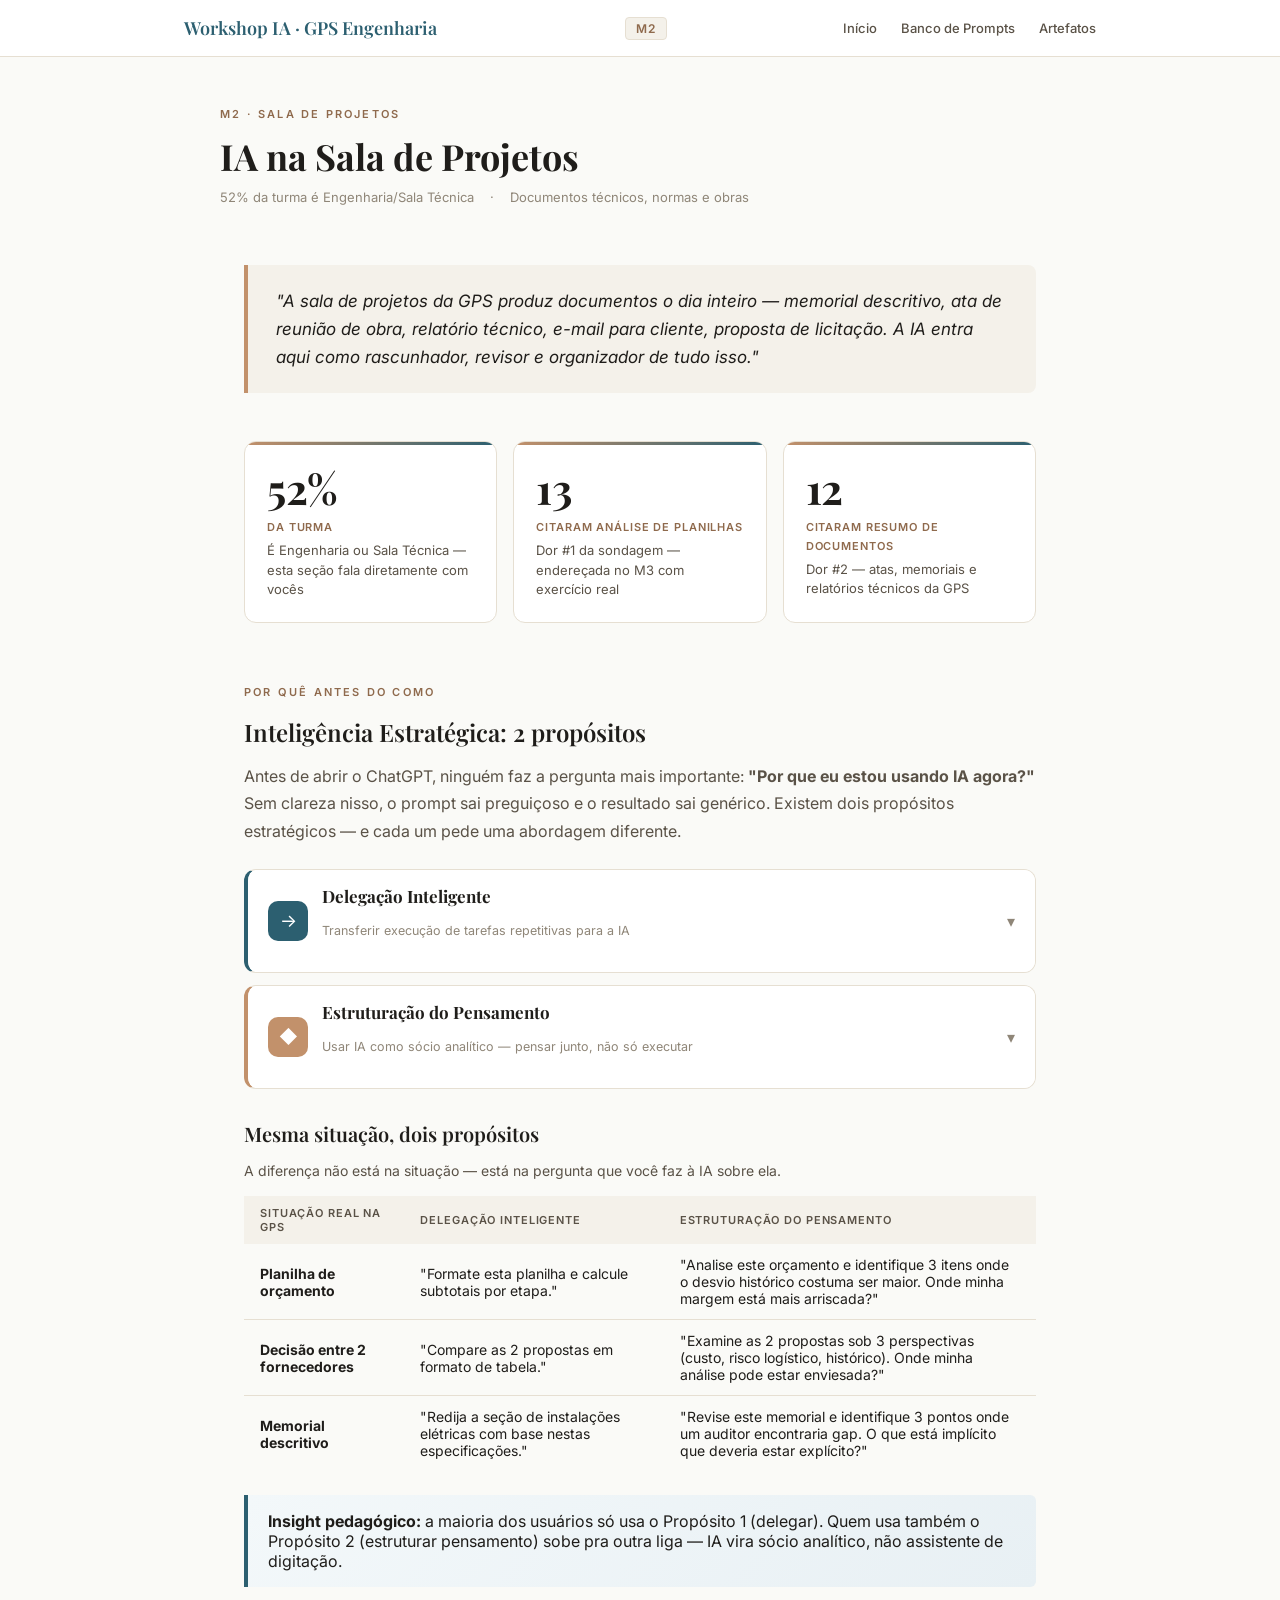
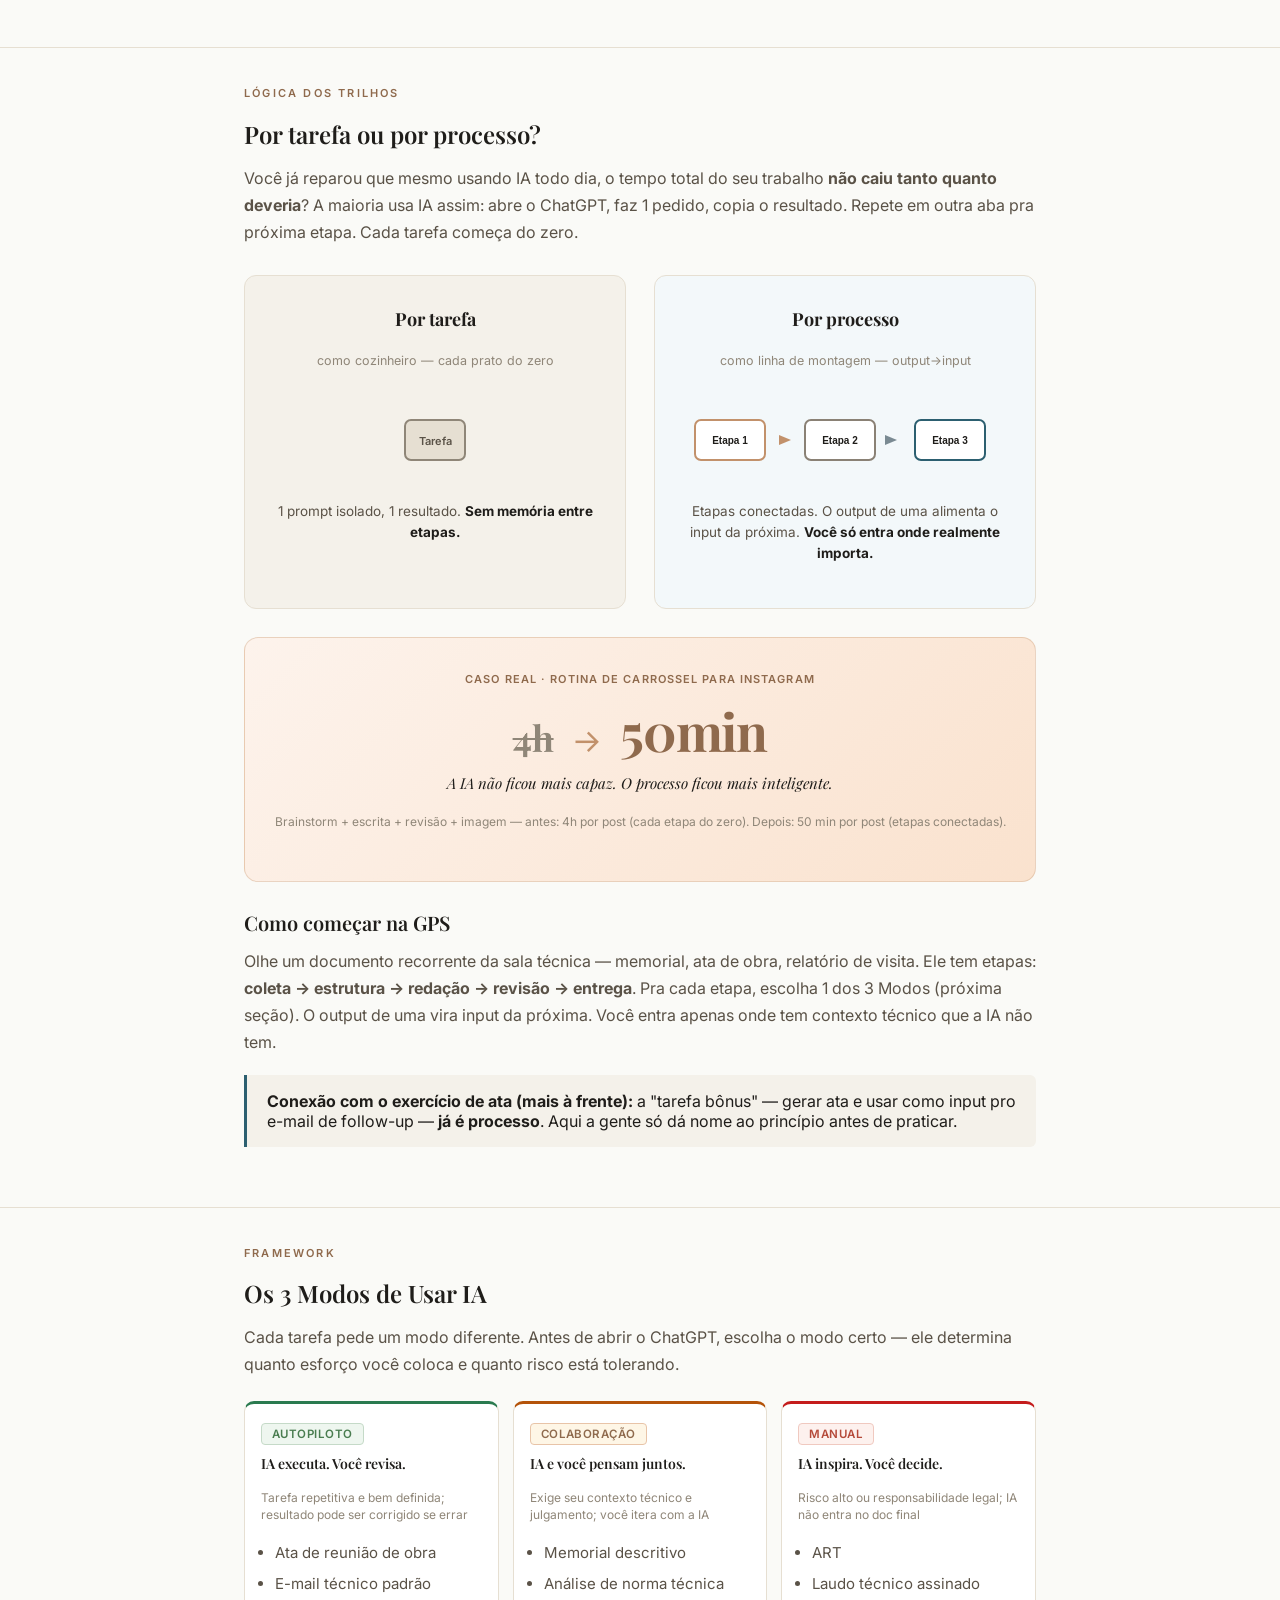
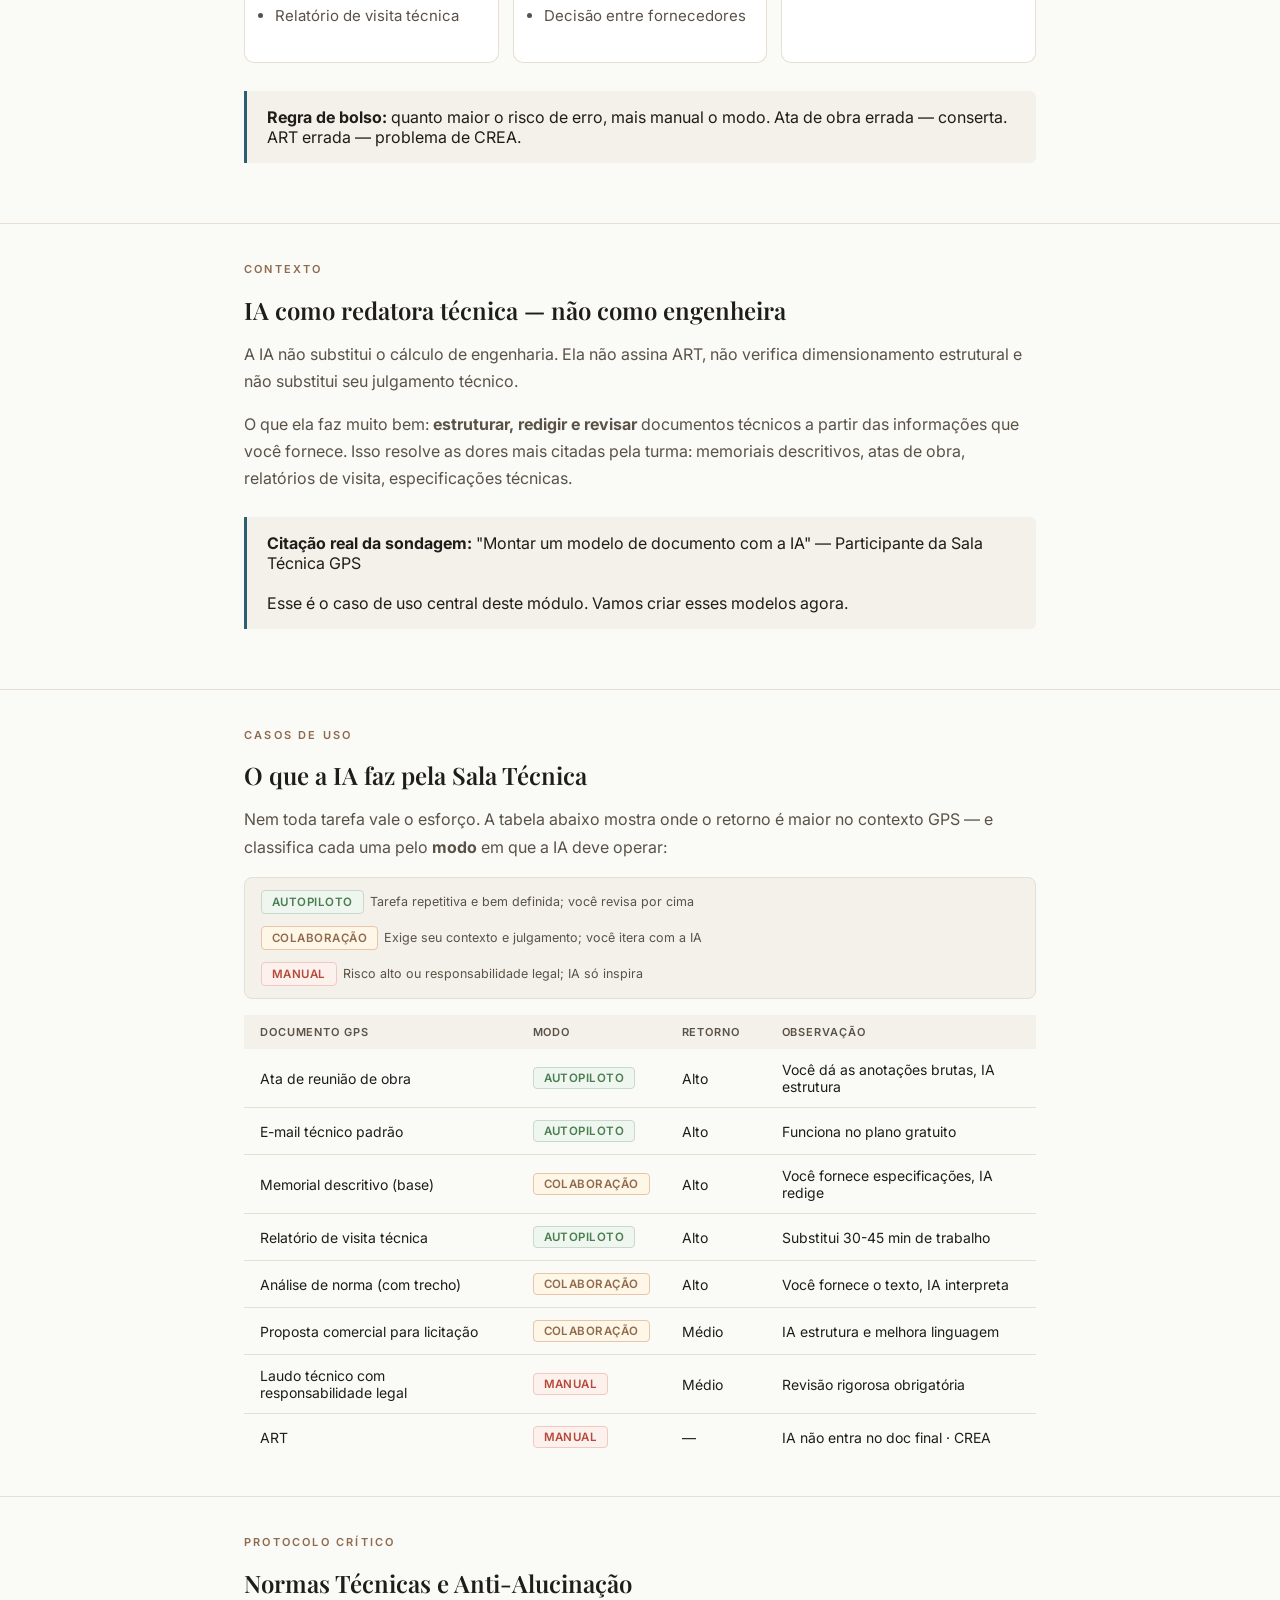
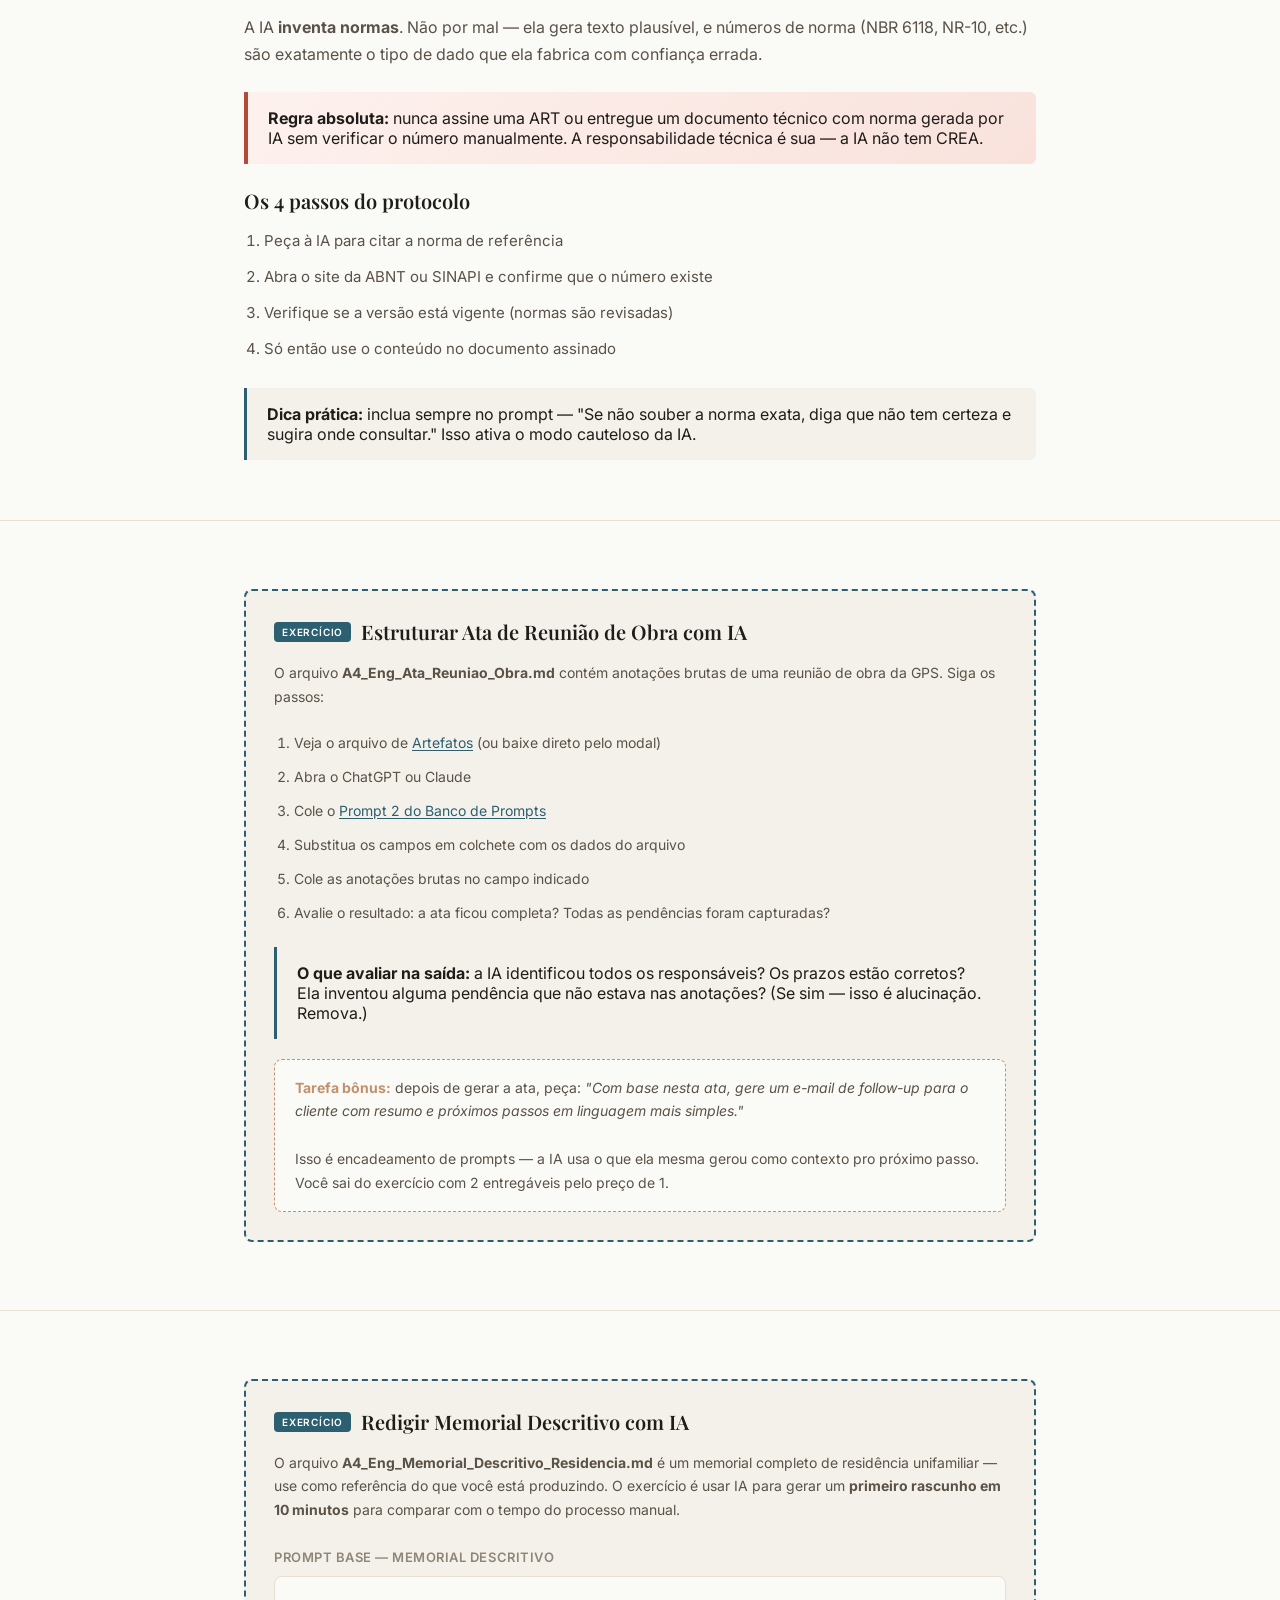
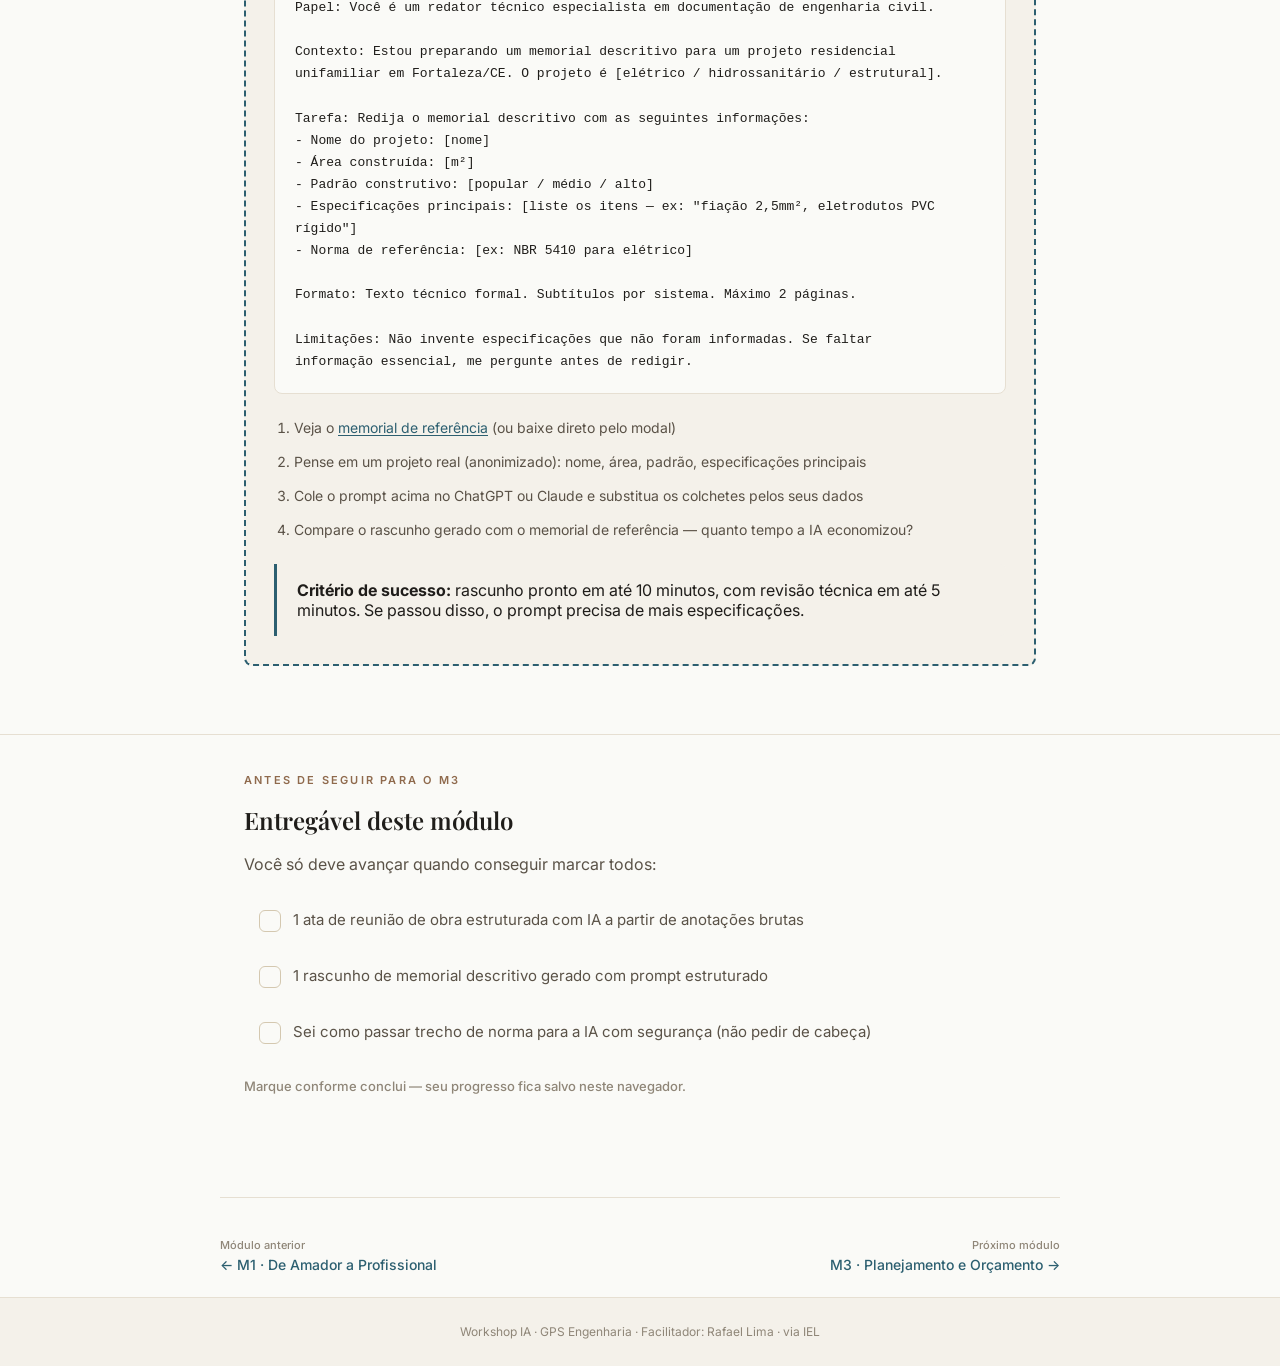
<file: m2/index.html>
<!DOCTYPE html>
<html lang="pt-BR">
<head>
  <meta charset="UTF-8">
  <meta name="viewport" content="width=device-width, initial-scale=1.0">
  <title>M2 · IA na Sala de Projetos — Workshop IA · GPS Engenharia</title>
  <link rel="preconnect" href="https://fonts.googleapis.com">
  <link rel="preconnect" href="https://fonts.gstatic.com" crossorigin>
  <link href="https://fonts.googleapis.com/css2?family=Playfair+Display:wght@400;600;700&family=Inter:wght@400;500;600&display=swap" rel="stylesheet">
  <link rel="stylesheet" href="../assets/style.css">
</head>
<body>

  <!-- Topbar -->
  <header class="topbar">
    <div class="topbar-inner">
      <a href="../index.html" class="topbar-logo">Workshop IA · GPS Engenharia</a>
      <nav class="topbar-nav">
        <a href="../index.html">Início</a>
        <a href="../banco-de-prompts/index.html">Banco de Prompts</a>
        <a href="../artefatos/index.html">Artefatos</a>
      </nav>
    </div>
  </header>

  <!-- Header do módulo -->
  <div class="module-header site-container">
    <p class="eyebrow">M2 · Sala de Projetos</p>
    <h1>IA na Sala de Projetos</h1>
    <div class="module-header-meta">
      <span>52% da turma é Engenharia/Sala Técnica</span>
      <span>·</span>
      <span>Documentos técnicos, normas e obras</span>
    </div>
  </div>

  <!-- Frase de abertura -->
  <section class="reveal" style="padding: 28px 0 0">
    <div class="site-container">
      <blockquote style="margin: 0; padding: 22px 28px; background: var(--bg-warm); border-left: 4px solid var(--accent-warm); border-radius: 0 8px 8px 0; font-size: 17px; font-style: italic; line-height: 1.65; color: var(--ink)">
        "A sala de projetos da GPS produz documentos o dia inteiro — memorial descritivo, ata de reunião de obra, relatório técnico, e-mail para cliente, proposta de licitação. A IA entra aqui como rascunhador, revisor e organizador de tudo isso."
      </blockquote>
    </div>
  </section>

  <!-- Bignum: dimensão da audiência deste módulo -->
  <section class="reveal" style="padding: 24px 0 0">
    <div class="site-container">
      <div class="bignum-grid">
        <div class="bignum">
          <p class="bignum-value">52%</p>
          <p class="bignum-label">Da turma</p>
          <p class="bignum-desc">É Engenharia ou Sala Técnica — esta seção fala diretamente com vocês</p>
        </div>
        <div class="bignum">
          <p class="bignum-value">13</p>
          <p class="bignum-label">Citaram análise de planilhas</p>
          <p class="bignum-desc">Dor #1 da sondagem — endereçada no M3 com exercício real</p>
        </div>
        <div class="bignum">
          <p class="bignum-value">12</p>
          <p class="bignum-label">Citaram resumo de documentos</p>
          <p class="bignum-desc">Dor #2 — atas, memoriais e relatórios técnicos da GPS</p>
        </div>
      </div>
    </div>
  </section>

  <!-- Seção B.1 — Inteligência Estratégica: 2 propósitos (Frente B) -->
  <section class="section content-section reveal">
    <div class="site-container">
      <p class="eyebrow">Por quê antes do como</p>
      <h2>Inteligência Estratégica: 2 propósitos</h2>
      <p>
        Antes de abrir o ChatGPT, ninguém faz a pergunta mais importante:
        <strong>"Por que eu estou usando IA agora?"</strong>
        Sem clareza nisso, o prompt sai preguiçoso e o resultado sai genérico.
        Existem dois propósitos estratégicos — e cada um pede uma abordagem diferente.
      </p>

      <div class="proposito-accordion">

        <div class="proposito-acc-item delegacao">
          <button class="proposito-acc-trigger" type="button">
            <div class="proposito-acc-icon" aria-hidden="true">→</div>
            <div class="proposito-acc-titles">
              <p class="proposito-acc-title">Delegação Inteligente</p>
              <p class="proposito-acc-summary">Transferir execução de tarefas repetitivas para a IA</p>
            </div>
            <span class="proposito-acc-chevron" aria-hidden="true">▾</span>
          </button>
          <div class="proposito-acc-body">
            <div class="proposito-acc-content">
              <div class="proposito-row">
                <span class="proposito-row-lbl">O que é</span>
                <span class="proposito-row-val">Transferir a execução de uma tarefa repetitiva ou volumosa pra IA.</span>
              </div>
              <div class="proposito-row">
                <span class="proposito-row-lbl">Quando usar</span>
                <span class="proposito-row-val">Análise de planilha, resumo de documento, formatação de ata, primeiro rascunho de memorial, e-mail técnico padrão.</span>
              </div>
              <div class="proposito-row">
                <span class="proposito-row-lbl">Benefício</span>
                <span class="proposito-row-val">Ganho imediato de tempo. Você sai com 1 entregável que ia tomar 30–60 min.</span>
              </div>
              <div class="proposito-row">
                <span class="proposito-row-lbl">Prompt típico</span>
                <p class="proposito-prompt">"Resume esta ata de obra em 5 bullets, destacando pendências e responsáveis."</p>
              </div>
            </div>
          </div>
        </div>

        <div class="proposito-acc-item estruturacao">
          <button class="proposito-acc-trigger" type="button">
            <div class="proposito-acc-icon" aria-hidden="true">◆</div>
            <div class="proposito-acc-titles">
              <p class="proposito-acc-title">Estruturação do Pensamento</p>
              <p class="proposito-acc-summary">Usar IA como sócio analítico — pensar junto, não só executar</p>
            </div>
            <span class="proposito-acc-chevron" aria-hidden="true">▾</span>
          </button>
          <div class="proposito-acc-body">
            <div class="proposito-acc-content">
              <div class="proposito-row">
                <span class="proposito-row-lbl">O que é</span>
                <span class="proposito-row-val">Usar IA pra <strong>pensar com você</strong> — não pra fazer por você. Advogado do diabo, gerador de cenários, revisor de premissas.</span>
              </div>
              <div class="proposito-row">
                <span class="proposito-row-lbl">Quando usar</span>
                <span class="proposito-row-val">Decisão difícil, planejamento de obra com risco, argumento técnico pra defender numa reunião, escolha entre fornecedores.</span>
              </div>
              <div class="proposito-row">
                <span class="proposito-row-lbl">Benefício</span>
                <span class="proposito-row-val">Decisão mais segura, mitigação de risco. <strong>Você sai mais inteligente</strong>, não só mais rápido.</span>
              </div>
              <div class="proposito-row">
                <span class="proposito-row-lbl">Prompt típico</span>
                <p class="proposito-prompt">"Analise esta decisão de optar pelo insumo X em vez do Y. Atue como advogado do diabo. Liste 3 premissas minhas que podem estar erradas e diga como validar cada uma."</p>
              </div>
            </div>
          </div>
        </div>

      </div>

      <h3 style="margin-top:32px">Mesma situação, dois propósitos</h3>
      <p style="font-size:14px; color:var(--ink-soft); margin:0 0 14px">A diferença não está na situação — está na pergunta que você faz à IA sobre ela.</p>
      <table>
        <thead>
          <tr>
            <th>Situação real na GPS</th>
            <th>Delegação Inteligente</th>
            <th>Estruturação do Pensamento</th>
          </tr>
        </thead>
        <tbody>
          <tr>
            <td><strong>Planilha de orçamento</strong></td>
            <td>"Formate esta planilha e calcule subtotais por etapa."</td>
            <td>"Analise este orçamento e identifique 3 itens onde o desvio histórico costuma ser maior. Onde minha margem está mais arriscada?"</td>
          </tr>
          <tr>
            <td><strong>Decisão entre 2 fornecedores</strong></td>
            <td>"Compare as 2 propostas em formato de tabela."</td>
            <td>"Examine as 2 propostas sob 3 perspectivas (custo, risco logístico, histórico). Onde minha análise pode estar enviesada?"</td>
          </tr>
          <tr>
            <td><strong>Memorial descritivo</strong></td>
            <td>"Redija a seção de instalações elétricas com base nestas especificações."</td>
            <td>"Revise este memorial e identifique 3 pontos onde um auditor encontraria gap. O que está implícito que deveria estar explícito?"</td>
          </tr>
        </tbody>
      </table>

      <div class="callout cool" style="margin-top:24px">
        <strong>Insight pedagógico:</strong> a maioria dos usuários só usa o Propósito 1 (delegar). Quem usa também o Propósito 2 (estruturar pensamento) sobe pra outra liga — IA vira sócio analítico, não assistente de digitação.
      </div>
    </div>
  </section>

  <!-- Seção B.2 — Por tarefa ou por processo? (Frente B) -->
  <section class="section content-section reveal">
    <div class="site-container">
      <p class="eyebrow">Lógica dos Trilhos</p>
      <h2>Por tarefa ou por processo?</h2>
      <p>
        Você já reparou que mesmo usando IA todo dia, o tempo total do seu trabalho
        <strong>não caiu tanto quanto deveria</strong>? A maioria usa IA assim: abre o ChatGPT,
        faz 1 pedido, copia o resultado. Repete em outra aba pra próxima etapa. Cada tarefa
        começa do zero.
      </p>

      <div class="trilhos-block">
        <div class="trilhos-col tarefa">
          <p class="trilhos-titulo">Por tarefa</p>
          <p class="trilhos-sub">como cozinheiro — cada prato do zero</p>
          <svg class="trilhos-svg" viewBox="0 0 320 90" xmlns="http://www.w3.org/2000/svg" aria-label="Tarefa isolada — uma caixa sem conexão">
            <rect x="130" y="25" width="60" height="40" rx="6" fill="#e6dfd2" stroke="#8f8678" stroke-width="2"/>
            <text x="160" y="50" text-anchor="middle" font-family="Inter, sans-serif" font-size="11" font-weight="600" fill="#5a5247">Tarefa</text>
          </svg>
          <p class="trilhos-frase">1 prompt isolado, 1 resultado. <strong>Sem memória entre etapas.</strong></p>
        </div>

        <div class="trilhos-col processo">
          <p class="trilhos-titulo">Por processo</p>
          <p class="trilhos-sub">como linha de montagem — output→input</p>
          <svg class="trilhos-svg" viewBox="0 0 320 80" xmlns="http://www.w3.org/2000/svg" aria-label="Processo conectado — saída de cada etapa alimenta a entrada da próxima">
            <defs>
              <linearGradient id="trilhoGrad" x1="0%" y1="0%" x2="100%" y2="0%">
                <stop offset="0%" stop-color="#c2916b"/>
                <stop offset="100%" stop-color="#2c5f70"/>
              </linearGradient>
            </defs>
            <line x1="20" y1="40" x2="300" y2="40" stroke="url(#trilhoGrad)" stroke-width="3"/>
            <polygon points="94,35 106,40 94,45" fill="#c2916b"/>
            <polygon points="200,35 212,40 200,45" fill="#7a8a92"/>
            <rect x="10" y="20" width="70" height="40" rx="6" fill="#fff" stroke="#c2916b" stroke-width="2"/>
            <text x="45" y="44" text-anchor="middle" font-family="sans-serif" font-size="10" font-weight="600" fill="#1f1d1a">Etapa 1</text>
            <rect x="120" y="20" width="70" height="40" rx="6" fill="#fff" stroke="#8a8175" stroke-width="2"/>
            <text x="155" y="44" text-anchor="middle" font-family="sans-serif" font-size="10" font-weight="600" fill="#1f1d1a">Etapa 2</text>
            <rect x="230" y="20" width="70" height="40" rx="6" fill="#fff" stroke="#2c5f70" stroke-width="2"/>
            <text x="265" y="44" text-anchor="middle" font-family="sans-serif" font-size="10" font-weight="600" fill="#1f1d1a">Etapa 3</text>
          </svg>
          <p class="trilhos-frase">Etapas conectadas. O output de uma alimenta o input da próxima. <strong>Você só entra onde realmente importa.</strong></p>
        </div>
      </div>

      <div class="bignum-impacto compacto">
        <p class="bignum-impacto-label">Caso real · Rotina de carrossel para Instagram</p>
        <div class="bignum-impacto-numeros">
          <span class="bignum-impacto-de">4h</span>
          <span class="bignum-impacto-seta" aria-hidden="true">→</span>
          <span class="bignum-impacto-para">50min</span>
        </div>
        <p class="bignum-impacto-frase">A IA não ficou mais capaz. O processo ficou mais inteligente.</p>
        <p class="bignum-impacto-caso">Brainstorm + escrita + revisão + imagem — antes: 4h por post (cada etapa do zero). Depois: 50 min por post (etapas conectadas).</p>
      </div>

      <h3 style="margin-top:28px">Como começar na GPS</h3>
      <p>Olhe um documento recorrente da sala técnica — memorial, ata de obra, relatório de visita. Ele tem etapas: <strong>coleta → estrutura → redação → revisão → entrega</strong>. Pra cada etapa, escolha 1 dos 3 Modos (próxima seção). O output de uma vira input da próxima. Você entra apenas onde tem contexto técnico que a IA não tem.</p>

      <div class="callout" style="margin-top:18px">
        <strong>Conexão com o exercício de ata (mais à frente):</strong> a "tarefa bônus" — gerar ata e usar como input pro e-mail de follow-up — <strong>já é processo</strong>. Aqui a gente só dá nome ao princípio antes de praticar.
      </div>
    </div>
  </section>

  <!-- Seção Modos — Os 3 Modos de Usar IA -->
  <section class="section content-section reveal">
    <div class="site-container">
      <p class="eyebrow">Framework</p>
      <h2>Os 3 Modos de Usar IA</h2>
      <p>
        Cada tarefa pede um modo diferente. Antes de abrir o ChatGPT, escolha o modo certo —
        ele determina quanto esforço você coloca e quanto risco está tolerando.
      </p>

      <div class="modos-intro-grid">
        <div class="modo-intro-card auto">
          <div class="modo-intro-badge"><span class="modo-badge auto">Autopiloto</span></div>
          <p class="modo-intro-def">IA executa. Você revisa.</p>
          <p class="modo-intro-when">Tarefa repetitiva e bem definida; resultado pode ser corrigido se errar</p>
          <ul class="modo-intro-exs">
            <li>Ata de reunião de obra</li>
            <li>E-mail técnico padrão</li>
            <li>Relatório de visita técnica</li>
          </ul>
        </div>
        <div class="modo-intro-card colab">
          <div class="modo-intro-badge"><span class="modo-badge colab">Colaboração</span></div>
          <p class="modo-intro-def">IA e você pensam juntos.</p>
          <p class="modo-intro-when">Exige seu contexto técnico e julgamento; você itera com a IA</p>
          <ul class="modo-intro-exs">
            <li>Memorial descritivo</li>
            <li>Análise de norma técnica</li>
            <li>Decisão entre fornecedores</li>
          </ul>
        </div>
        <div class="modo-intro-card manual">
          <div class="modo-intro-badge"><span class="modo-badge manual">Manual</span></div>
          <p class="modo-intro-def">IA inspira. Você decide.</p>
          <p class="modo-intro-when">Risco alto ou responsabilidade legal; IA não entra no doc final</p>
          <ul class="modo-intro-exs">
            <li>ART</li>
            <li>Laudo técnico assinado</li>
          </ul>
        </div>
      </div>

      <div class="callout" style="margin-top:4px">
        <strong>Regra de bolso:</strong> quanto maior o risco de erro, mais manual o modo.
        Ata de obra errada — conserta. ART errada — problema de CREA.
      </div>
    </div>
  </section>

  <!-- Seção 1 — O que a engenharia tem a ganhar -->
  <section class="section content-section reveal">
    <div class="site-container">
      <p class="eyebrow">Contexto</p>
      <h2>IA como redatora técnica — não como engenheira</h2>
      <p>
        A IA não substitui o cálculo de engenharia. Ela não assina ART, não verifica
        dimensionamento estrutural e não substitui seu julgamento técnico.
      </p>
      <p>
        O que ela faz muito bem: <strong>estruturar, redigir e revisar</strong> documentos
        técnicos a partir das informações que você fornece. Isso resolve as dores mais
        citadas pela turma: memoriais descritivos, atas de obra, relatórios de visita,
        especificações técnicas.
      </p>

      <div class="callout">
        <strong>Citação real da sondagem:</strong> "Montar um modelo de documento com a IA"
        — Participante da Sala Técnica GPS
        <br><br>
        Esse é o caso de uso central deste módulo. Vamos criar esses modelos agora.
      </div>
    </div>
  </section>

  <!-- Seção 2 — Casos de uso prioritários GPS -->
  <section class="section content-section reveal">
    <div class="site-container">
      <p class="eyebrow">Casos de uso</p>
      <h2>O que a IA faz pela Sala Técnica</h2>

      <p>Nem toda tarefa vale o esforço. A tabela abaixo mostra onde o retorno é maior no contexto GPS — e classifica cada uma pelo <strong>modo</strong> em que a IA deve operar:</p>

      <div class="modo-legend">
        <div class="modo-legend-item"><span class="modo-badge auto">Autopiloto</span> Tarefa repetitiva e bem definida; você revisa por cima</div>
        <div class="modo-legend-item"><span class="modo-badge colab">Colaboração</span> Exige seu contexto e julgamento; você itera com a IA</div>
        <div class="modo-legend-item"><span class="modo-badge manual">Manual</span> Risco alto ou responsabilidade legal; IA só inspira</div>
      </div>

      <table style="margin-top:8px">
        <thead>
          <tr>
            <th>Documento GPS</th>
            <th style="width:140px">Modo</th>
            <th style="width:100px">Retorno</th>
            <th>Observação</th>
          </tr>
        </thead>
        <tbody>
          <tr>
            <td>Ata de reunião de obra</td>
            <td><span class="modo-badge auto">Autopiloto</span></td>
            <td>Alto</td>
            <td>Você dá as anotações brutas, IA estrutura</td>
          </tr>
          <tr>
            <td>E-mail técnico padrão</td>
            <td><span class="modo-badge auto">Autopiloto</span></td>
            <td>Alto</td>
            <td>Funciona no plano gratuito</td>
          </tr>
          <tr>
            <td>Memorial descritivo (base)</td>
            <td><span class="modo-badge colab">Colaboração</span></td>
            <td>Alto</td>
            <td>Você fornece especificações, IA redige</td>
          </tr>
          <tr>
            <td>Relatório de visita técnica</td>
            <td><span class="modo-badge auto">Autopiloto</span></td>
            <td>Alto</td>
            <td>Substitui 30-45 min de trabalho</td>
          </tr>
          <tr>
            <td>Análise de norma (com trecho)</td>
            <td><span class="modo-badge colab">Colaboração</span></td>
            <td>Alto</td>
            <td>Você fornece o texto, IA interpreta</td>
          </tr>
          <tr>
            <td>Proposta comercial para licitação</td>
            <td><span class="modo-badge colab">Colaboração</span></td>
            <td>Médio</td>
            <td>IA estrutura e melhora linguagem</td>
          </tr>
          <tr>
            <td>Laudo técnico com responsabilidade legal</td>
            <td><span class="modo-badge manual">Manual</span></td>
            <td>Médio</td>
            <td>Revisão rigorosa obrigatória</td>
          </tr>
          <tr>
            <td>ART</td>
            <td><span class="modo-badge manual">Manual</span></td>
            <td>—</td>
            <td>IA não entra no doc final · CREA</td>
          </tr>
        </tbody>
      </table>

    </div>
  </section>

  <!-- Seção 3 — Protocolo anti-alucinação para normas -->
  <section class="section content-section reveal">
    <div class="site-container">
      <p class="eyebrow">Protocolo crítico</p>
      <h2>Normas Técnicas e Anti-Alucinação</h2>
      <p>
        A IA <strong>inventa normas</strong>. Não por mal — ela gera texto plausível,
        e números de norma (NBR 6118, NR-10, etc.) são exatamente o tipo de dado
        que ela fabrica com confiança errada.
      </p>

      <div class="callout danger">
        <strong>Regra absoluta:</strong> nunca assine uma ART ou entregue um documento
        técnico com norma gerada por IA sem verificar o número manualmente.
        A responsabilidade técnica é sua — a IA não tem CREA.
      </div>

      <h3>Os 4 passos do protocolo</h3>
      <ol style="font-size:15px; line-height:2; color:var(--ink-soft); padding-left:20px">
        <li>Peça à IA para citar a norma de referência</li>
        <li>Abra o site da ABNT ou SINAPI e confirme que o número existe</li>
        <li>Verifique se a versão está vigente (normas são revisadas)</li>
        <li>Só então use o conteúdo no documento assinado</li>
      </ol>

      <div class="callout" style="margin-top:24px">
        <strong>Dica prática:</strong> inclua sempre no prompt — "Se não souber a norma exata,
        diga que não tem certeza e sugira onde consultar." Isso ativa o modo cauteloso da IA.
      </div>
    </div>
  </section>

  <!-- Seção 4 — Exercício: Ata de Reunião de Obra -->
  <section class="section content-section reveal">
    <div class="site-container">
      <div class="exercise-box">
        <div class="exercise-box-header">
          <span class="exercise-box-badge">EXERCÍCIO</span>
          <h3>Estruturar Ata de Reunião de Obra com IA</h3>
        </div>

        <p style="font-size:14px; color:var(--ink-soft); margin-bottom:20px">
          O arquivo <strong>A4_Eng_Ata_Reuniao_Obra.md</strong> contém anotações brutas de uma
          reunião de obra da GPS. Siga os passos:
        </p>

        <ol style="font-size:14px; line-height:2; color:var(--ink-soft); padding-left:20px; margin-bottom:20px">
          <li>Veja o arquivo de <button class="btn-inline-link" onclick="openM2Preview('artefato','ata')">Artefatos</button> (ou baixe direto pelo modal)</li>
          <li>Abra o ChatGPT ou Claude</li>
          <li>Cole o <button class="btn-inline-link" onclick="openM2Preview('prompt','P2')">Prompt 2 do Banco de Prompts</button></li>
          <li>Substitua os campos em colchete com os dados do arquivo</li>
          <li>Cole as anotações brutas no campo indicado</li>
          <li>Avalie o resultado: a ata ficou completa? Todas as pendências foram capturadas?</li>
        </ol>

        <div class="callout" style="margin:0">
          <strong>O que avaliar na saída:</strong> a IA identificou todos os responsáveis?
          Os prazos estão corretos? Ela inventou alguma pendência que não estava nas anotações?
          (Se sim — isso é alucinação. Remova.)
        </div>

        <div style="margin-top:20px; padding:16px 20px; background:var(--bg); border:1px dashed var(--accent-warm); border-radius:8px">
          <p style="margin:0; font-size:14px; color:var(--ink-soft)">
            <strong style="color:var(--accent-warm)">Tarefa bônus:</strong> depois de gerar a ata, peça:
            <em>"Com base nesta ata, gere um e-mail de follow-up para o cliente com resumo
            e próximos passos em linguagem mais simples."</em>
            <br><br>
            Isso é encadeamento de prompts — a IA usa o que ela mesma gerou como contexto pro próximo
            passo. Você sai do exercício com 2 entregáveis pelo preço de 1.
          </p>
        </div>
      </div>
    </div>
  </section>

  <!-- Seção — Exercício: Memorial Descritivo -->
  <section class="section content-section reveal">
    <div class="site-container">
      <div class="exercise-box">
        <div class="exercise-box-header">
          <span class="exercise-box-badge">EXERCÍCIO</span>
          <h3>Redigir Memorial Descritivo com IA</h3>
        </div>

        <p style="font-size:14px; color:var(--ink-soft); margin-bottom:20px">
          O arquivo <strong>A4_Eng_Memorial_Descritivo_Residencia.md</strong> é um memorial completo
          de residência unifamiliar — use como referência do que você está produzindo. O exercício é
          usar IA para gerar um <strong>primeiro rascunho em 10 minutos</strong> para comparar com o
          tempo do processo manual.
        </p>

        <p style="font-size:13px; font-weight:600; text-transform:uppercase; letter-spacing:.04em; color:var(--ink-muted); margin:24px 0 8px">
          Prompt base — Memorial Descritivo
        </p>
        <pre style="background:var(--bg); border:1px solid var(--border); border-radius:8px; padding:20px; font-family:'Menlo','Monaco',monospace; font-size:13px; line-height:1.7; color:var(--ink); overflow-x:auto; white-space:pre-wrap; margin:0 0 20px">
Papel: Você é um redator técnico especialista em documentação de engenharia civil.

Contexto: Estou preparando um memorial descritivo para um projeto residencial
unifamiliar em Fortaleza/CE. O projeto é [elétrico / hidrossanitário / estrutural].

Tarefa: Redija o memorial descritivo com as seguintes informações:
- Nome do projeto: [nome]
- Área construída: [m²]
- Padrão construtivo: [popular / médio / alto]
- Especificações principais: [liste os itens — ex: "fiação 2,5mm², eletrodutos PVC rígido"]
- Norma de referência: [ex: NBR 5410 para elétrico]

Formato: Texto técnico formal. Subtítulos por sistema. Máximo 2 páginas.

Limitações: Não invente especificações que não foram informadas. Se faltar
informação essencial, me pergunte antes de redigir.</pre>

        <ol style="font-size:14px; line-height:2; color:var(--ink-soft); padding-left:20px; margin-bottom:20px">
          <li>Veja o <button class="btn-inline-link" onclick="openM2Preview('artefato','memorial')">memorial de referência</button> (ou baixe direto pelo modal)</li>
          <li>Pense em um projeto real (anonimizado): nome, área, padrão, especificações principais</li>
          <li>Cole o prompt acima no ChatGPT ou Claude e substitua os colchetes pelos seus dados</li>
          <li>Compare o rascunho gerado com o memorial de referência — quanto tempo a IA economizou?</li>
        </ol>

        <div class="callout" style="margin:0">
          <strong>Critério de sucesso:</strong> rascunho pronto em até 10 minutos, com revisão
          técnica em até 5 minutos. Se passou disso, o prompt precisa de mais especificações.
        </div>
      </div>
    </div>
  </section>

  <!-- Seção — Entregável do módulo -->
  <section class="section content-section reveal">
    <div class="site-container">
      <p class="eyebrow">Antes de seguir para o M3</p>
      <h2>Entregável deste módulo</h2>
      <p>Você só deve avançar quando conseguir marcar todos:</p>

      <ul class="entregavel-list">
        <li data-entregavel="1"><span class="entregavel-checkbox"></span><span class="entregavel-text">1 ata de reunião de obra estruturada com IA a partir de anotações brutas</span></li>
        <li data-entregavel="2"><span class="entregavel-checkbox"></span><span class="entregavel-text">1 rascunho de memorial descritivo gerado com prompt estruturado</span></li>
        <li data-entregavel="3"><span class="entregavel-checkbox"></span><span class="entregavel-text">Sei como passar trecho de norma para a IA com segurança (não pedir de cabeça)</span></li>
      </ul>
      <p class="entregavel-progress">Marque conforme conclui — seu progresso fica salvo neste navegador.</p>
    </div>
  </section>

  <!-- Navegação entre módulos -->
  <nav class="module-nav site-container">
    <a href="../m1/index.html">
      <span class="module-nav-label">Módulo anterior</span>
      ← M1 · De Amador a Profissional
    </a>
    <a href="../m3/index.html" class="next">
      <span class="module-nav-label">Próximo módulo</span>
      M3 · Planejamento e Orçamento →
    </a>
  </nav>

  <!-- Footer -->
  <footer>
    <p>Workshop IA · GPS Engenharia · Facilitador: Rafael Lima · via IEL</p>
  </footer>

  <!-- Modal de preview — artefatos + prompts (inline, sem navegação) -->
  <div class="modal-backdrop" id="m2PreviewBackdrop" aria-hidden="true">
    <div class="modal" role="dialog" aria-labelledby="m2PreviewTitle" aria-modal="true">
      <button class="modal-close" aria-label="Fechar" onclick="closeM2Preview()">×</button>
      <div class="modal-head">
        <span class="modal-badge" id="m2PreviewBadge"></span>
        <h3 class="modal-title" id="m2PreviewTitle"></h3>
      </div>
      <div class="modal-body">
        <pre id="m2PreviewContent"></pre>
      </div>
      <div class="modal-foot">
        <a id="m2PreviewDownload" href="#" download class="btn btn-outline" style="font-size:13px;padding:8px 16px;display:none">↓ Baixar .md</a>
        <button class="modal-copy-btn" data-copy="m2PreviewContent">Copiar</button>
      </div>
    </div>
  </div>

  <script src="../assets/script.js"></script>
  <script>
  (function () {
    var artefatosMeta = {
      ata: {
        titulo: 'Ata de Reunião de Obra',
        badge: 'M2 · Artefato de Exercício',
        arquivo: '../assets/artefatos/A4_Eng_Ata_Reuniao_Obra.md',
        download: '../assets/artefatos/A4_Eng_Ata_Reuniao_Obra.md'
      },
      memorial: {
        titulo: 'Memorial Descritivo — Residência Unifamiliar',
        badge: 'M2 · Artefato de Exercício',
        arquivo: '../assets/artefatos/A4_Eng_Memorial_Descritivo_Residencia.md',
        download: '../assets/artefatos/A4_Eng_Memorial_Descritivo_Residencia.md'
      }
    };

    var promptsMeta = {
      P2: {
        titulo: 'P2 — Estruturar Ata de Reunião de Obra',
        badge: 'Banco de Prompts · Engenharia',
        texto: 'Papel: Você é um assistente técnico especializado em documentação de obras.\n\nContexto: Realizei uma reunião de obra na data [data] com os seguintes participantes:\n[nomes e funções]. A obra fica em [endereço ou nome do projeto].\n\nTarefa: Com base nas minhas anotações abaixo, estruture uma ata de reunião de obra\ncom: data, participantes, assuntos tratados, pendências identificadas, decisões tomadas,\nresponsáveis por cada ação e prazo.\n\nMinhas anotações brutas:\n[cole aqui suas anotações da reunião, mesmo que bagunçadas]\n\nFormato:\n- Cabeçalho com data, obra, participantes\n- Seção "Assuntos tratados" (em tópicos)\n- Tabela de pendências: Pendência | Responsável | Prazo | Status\n- Seção "Próxima reunião" (data prevista se houver)\nTom: formal e objetivo, sem texto desnecessário.\n\nLimitações: Use apenas as informações que eu forneci. Não adicione pendências ou decisões que não estejam nas anotações.'
      }
    };

    window.openM2Preview = function (type, id) {
      var m = type === 'artefato' ? artefatosMeta[id] : promptsMeta[id];
      if (!m) return;
      var backdrop = document.getElementById('m2PreviewBackdrop');
      var dlBtn    = document.getElementById('m2PreviewDownload');
      document.getElementById('m2PreviewTitle').textContent   = m.titulo;
      document.getElementById('m2PreviewBadge').textContent   = m.badge;
      document.getElementById('m2PreviewContent').textContent = 'Carregando…';
      backdrop.classList.add('open');
      backdrop.removeAttribute('aria-hidden');
      document.body.style.overflow = 'hidden';

      if (type === 'artefato') {
        dlBtn.href = m.download;
        dlBtn.setAttribute('download', m.download.split('/').pop());
        dlBtn.style.display = '';
        fetch(m.arquivo)
          .then(function (r) { return r.text(); })
          .then(function (t) { document.getElementById('m2PreviewContent').textContent = t; })
          .catch(function () {
            document.getElementById('m2PreviewContent').textContent =
              'Não foi possível carregar o arquivo. Use o botão "↓ Baixar .md" como alternativa.';
          });
      } else {
        dlBtn.style.display = 'none';
        document.getElementById('m2PreviewContent').textContent = m.texto;
      }
    };

    window.closeM2Preview = function () {
      var backdrop = document.getElementById('m2PreviewBackdrop');
      backdrop.classList.remove('open');
      backdrop.setAttribute('aria-hidden', 'true');
      document.body.style.overflow = '';
    };

    document.getElementById('m2PreviewBackdrop').addEventListener('click', function (e) {
      if (e.target === this) window.closeM2Preview();
    });
    document.addEventListener('keydown', function (e) {
      if (e.key === 'Escape' && document.getElementById('m2PreviewBackdrop').classList.contains('open')) {
        window.closeM2Preview();
      }
    });
  }());
  </script>
</body>
</html>
</file>
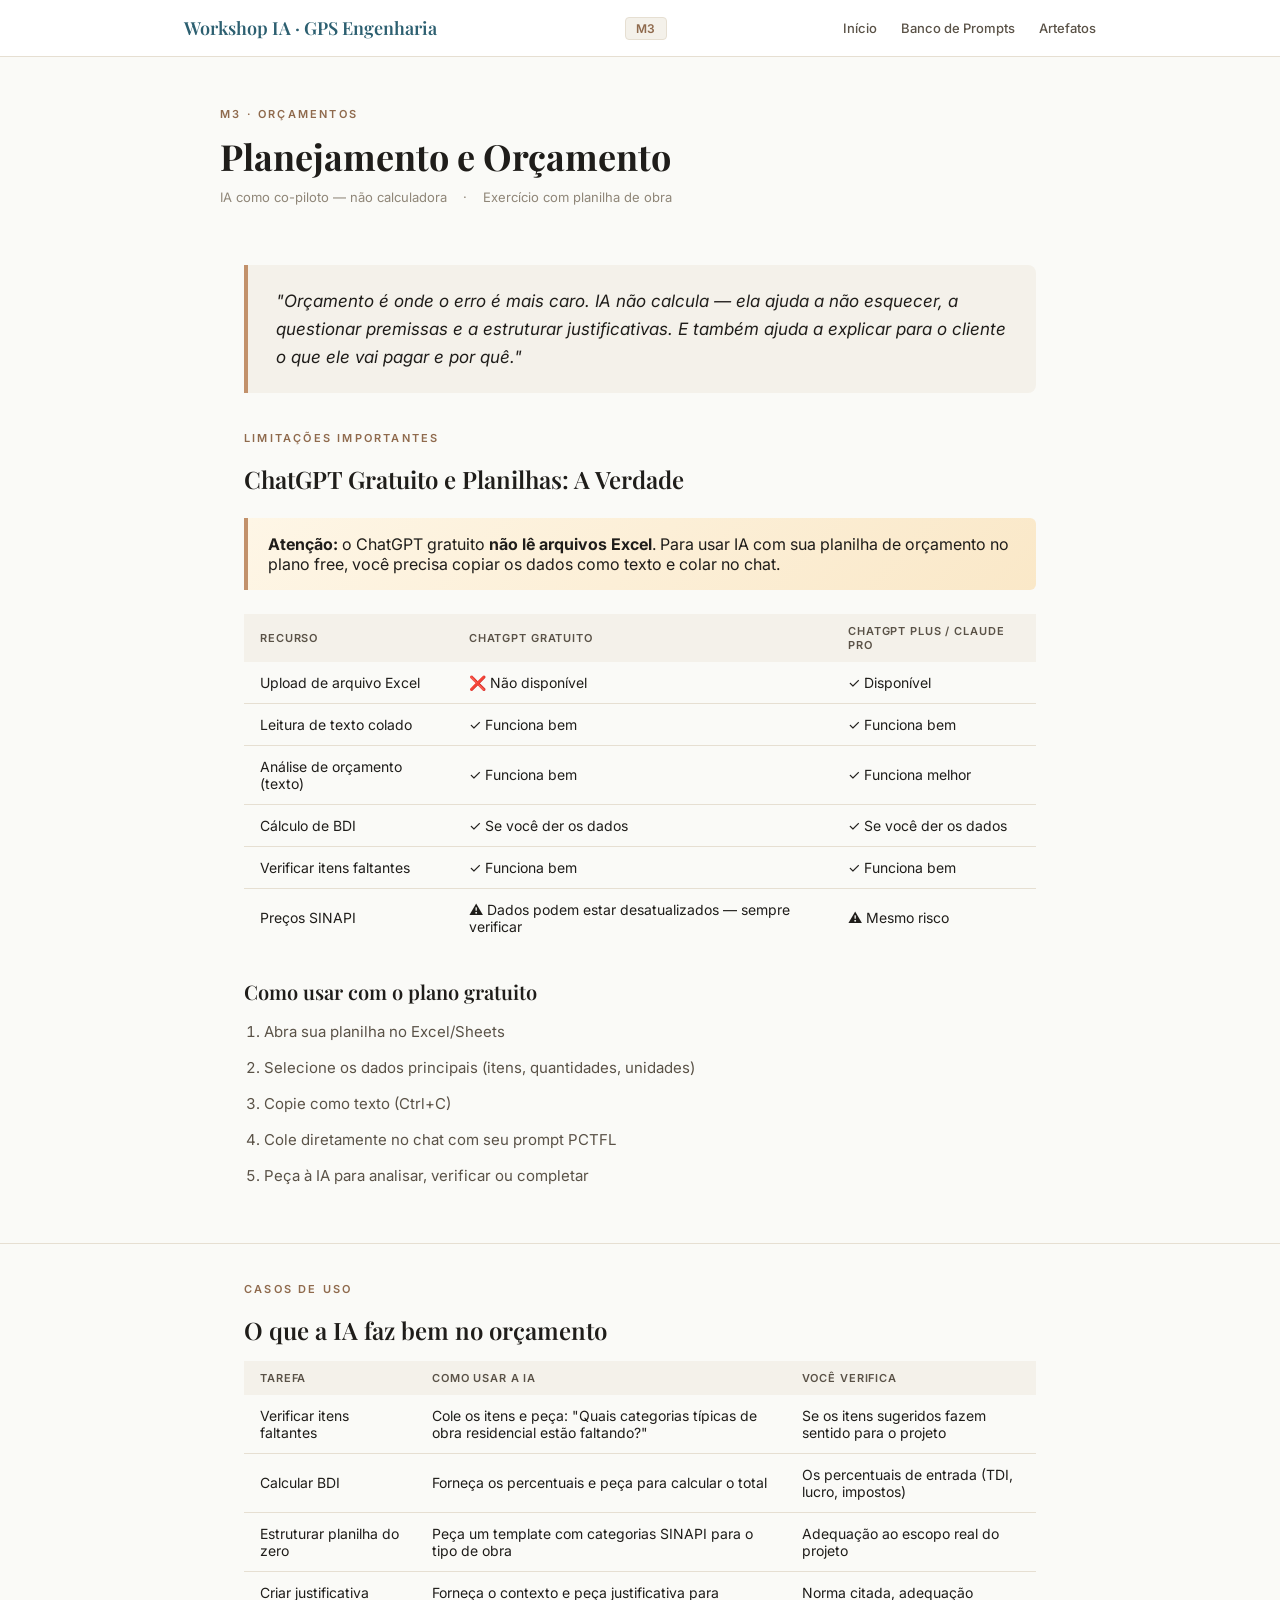
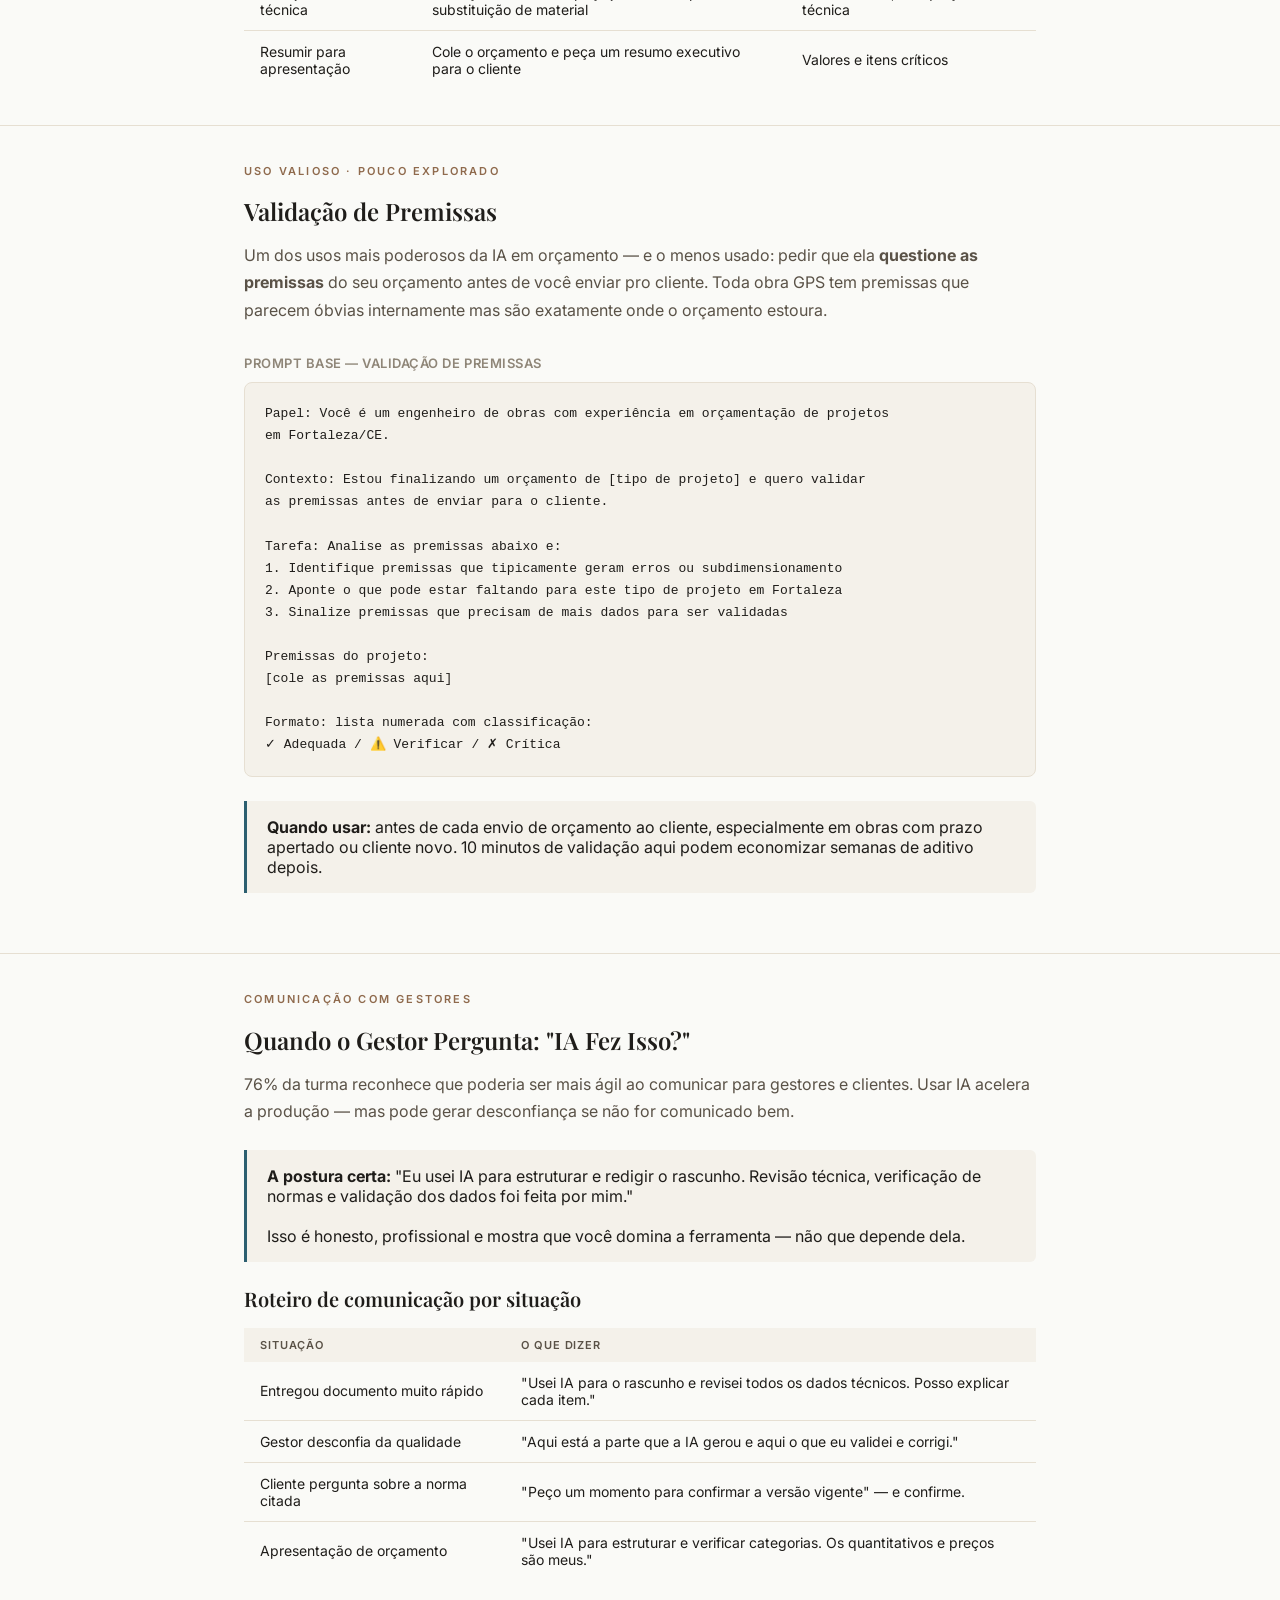
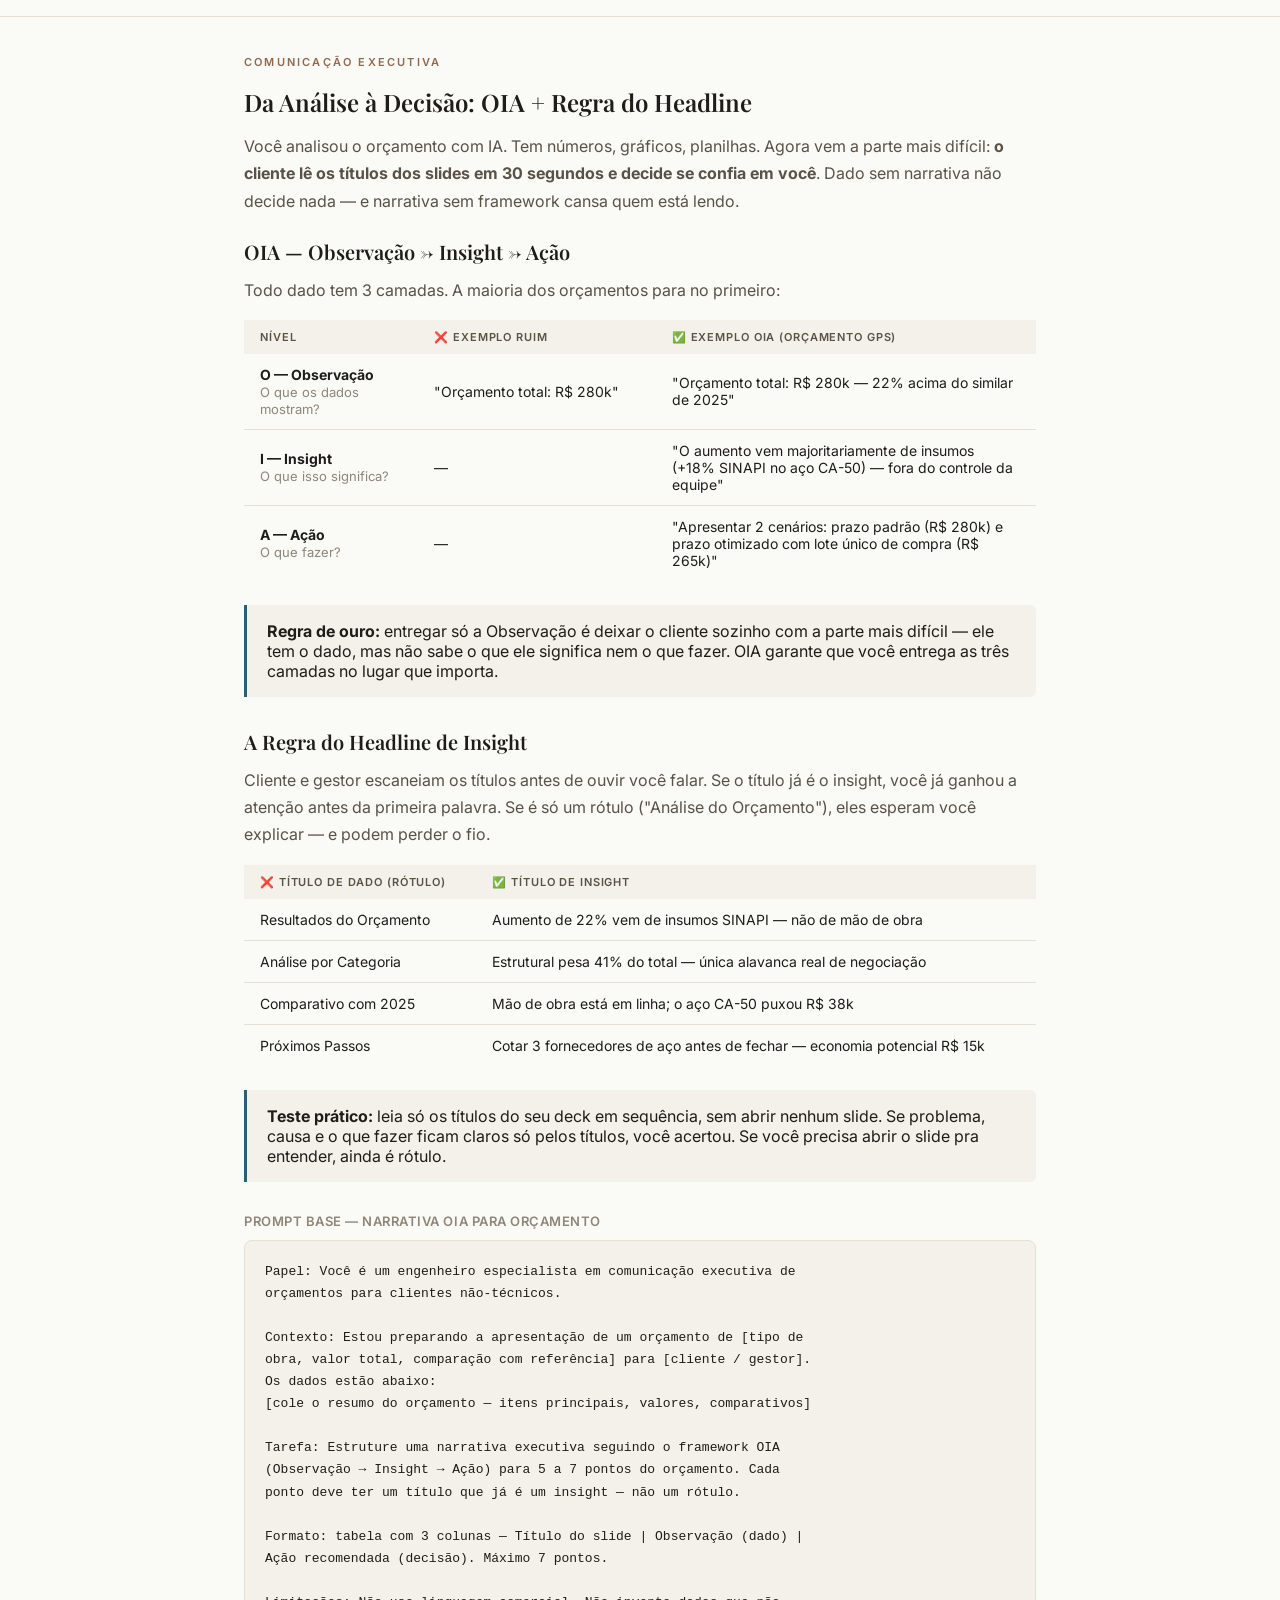
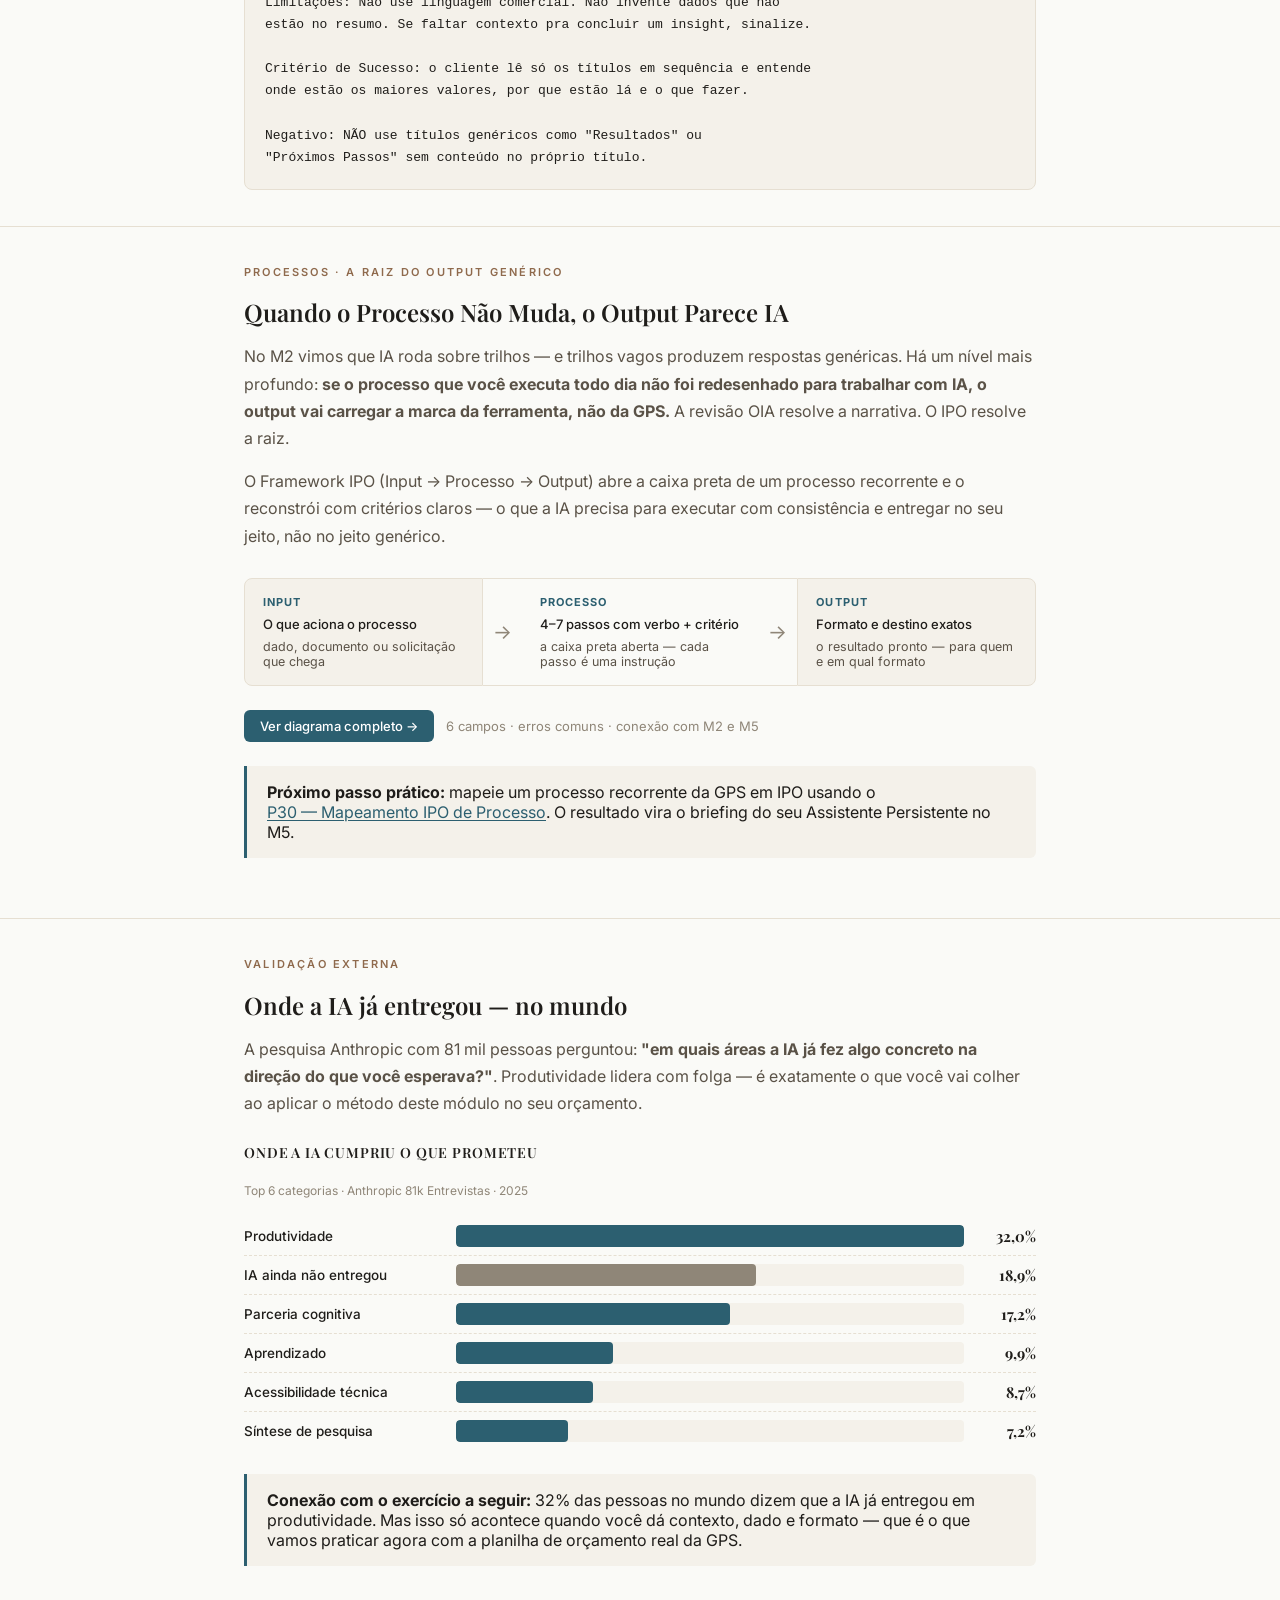
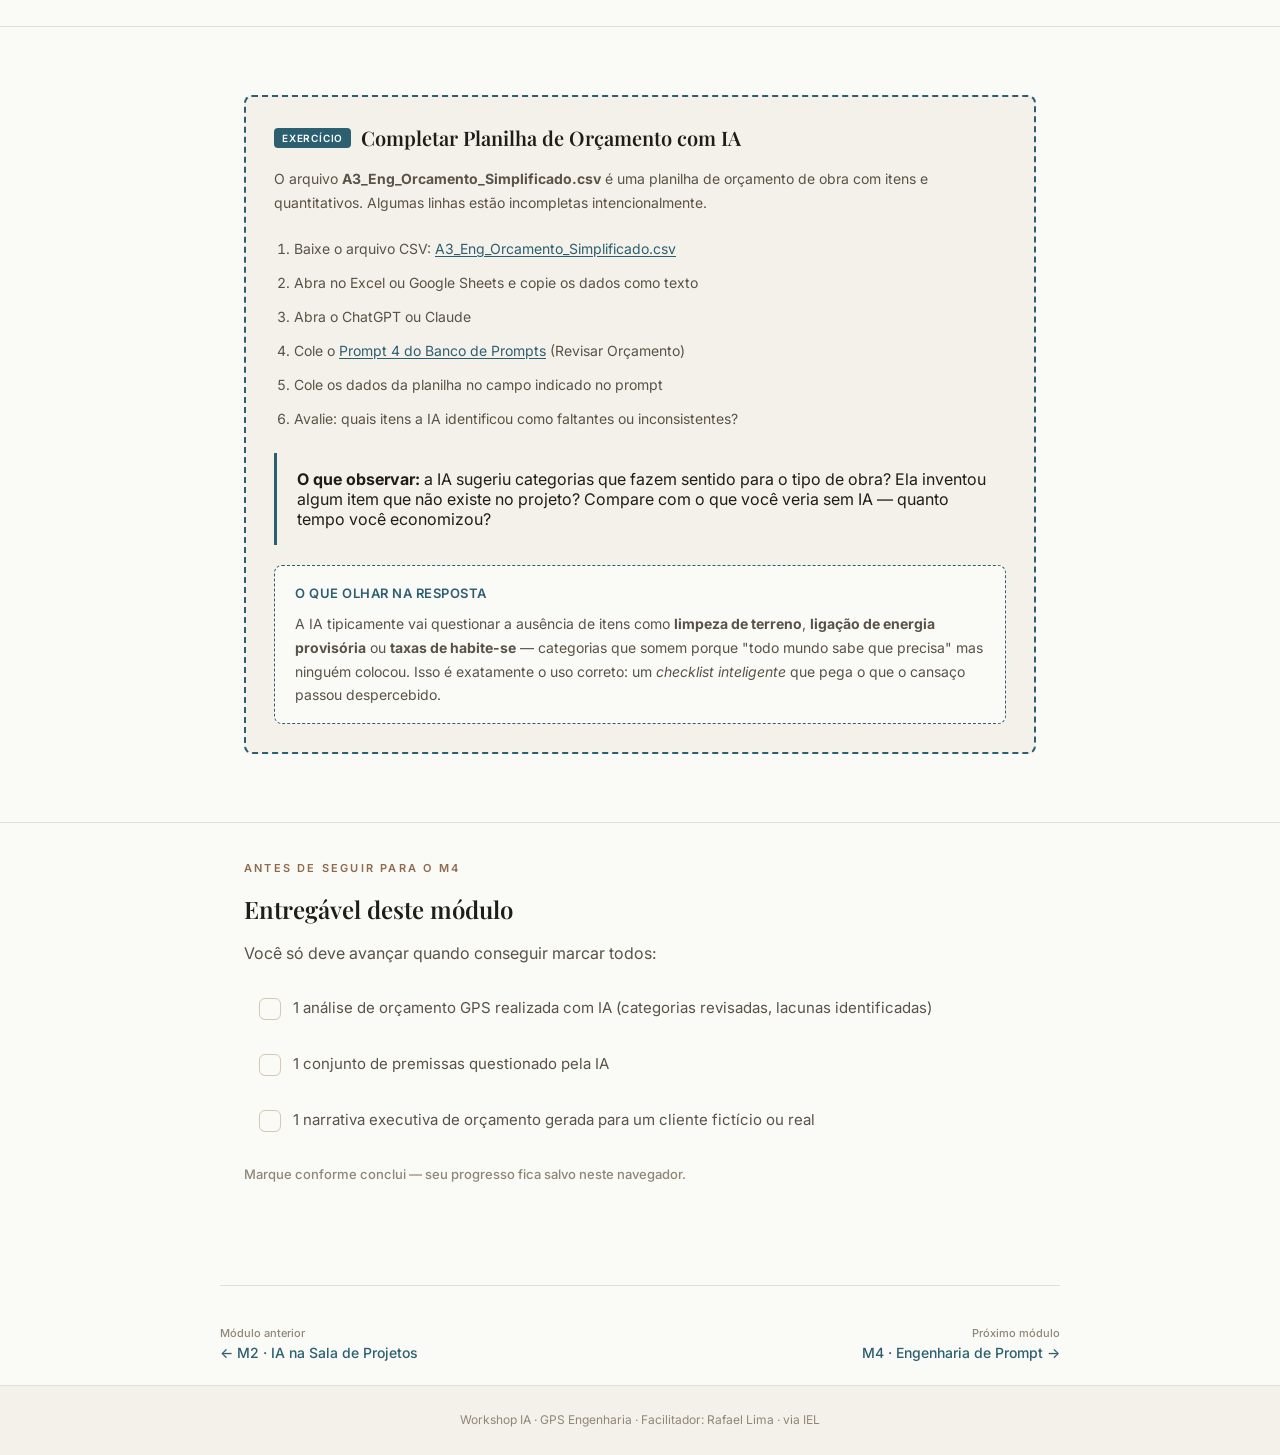
<file: m3/index.html>
<!DOCTYPE html>
<html lang="pt-BR">
<head>
  <meta charset="UTF-8">
  <meta name="viewport" content="width=device-width, initial-scale=1.0">
  <title>M3 · Planejamento e Orçamento — Workshop IA · GPS Engenharia</title>
  <link rel="preconnect" href="https://fonts.googleapis.com">
  <link rel="preconnect" href="https://fonts.gstatic.com" crossorigin>
  <link href="https://fonts.googleapis.com/css2?family=Playfair+Display:wght@400;600;700&family=Inter:wght@400;500;600&display=swap" rel="stylesheet">
  <link rel="stylesheet" href="../assets/style.css">
  <style>
    /* IPO diagram */
    .ipo-flow {
      display: flex;
      align-items: stretch;
      margin: 24px 0;
    }
    .ipo-box {
      flex: 1;
      padding: 16px 18px;
      display: flex;
      flex-direction: column;
      gap: 6px;
      border: 1px solid var(--border);
    }
    .ipo-input  { background: var(--bg-warm); border-radius: 8px 0 0 8px; }
    .ipo-output { background: var(--bg-warm); border-radius: 0 8px 8px 0; }
    .ipo-process { background: var(--bg); border-left: none; border-right: none; }
    .ipo-box-label {
      font-size: 11px; font-weight: 700; text-transform: uppercase;
      letter-spacing: .1em; color: var(--accent);
    }
    .ipo-box-desc { font-size: 13px; font-weight: 500; color: var(--ink); line-height: 1.4; }
    .ipo-box-list {
      font-size: 12.5px; color: var(--ink-soft);
      padding-left: 16px; margin: 4px 0 0; line-height: 1.75;
    }
    .ipo-sep {
      display: flex; align-items: center; justify-content: center;
      font-size: 20px; color: var(--ink-muted); padding: 0 10px; flex-shrink: 0;
      background: var(--bg); border-top: 1px solid var(--border); border-bottom: 1px solid var(--border);
    }
    @media (max-width: 600px) {
      .ipo-flow { flex-direction: column; }
      .ipo-box  { border: 1px solid var(--border); border-radius: 0 !important; border-bottom: none; }
      .ipo-input  { border-radius: 8px 8px 0 0 !important; }
      .ipo-output { border-radius: 0 0 8px 8px !important; border-bottom: 1px solid var(--border); }
      .ipo-sep { border: none; border-left: 1px solid var(--border); border-right: 1px solid var(--border); padding: 6px 0; }
    }
  </style>
</head>
<body>

  <!-- Topbar -->
  <header class="topbar">
    <div class="topbar-inner">
      <a href="../index.html" class="topbar-logo">Workshop IA · GPS Engenharia</a>
      <nav class="topbar-nav">
        <a href="../index.html">Início</a>
        <a href="../banco-de-prompts/index.html">Banco de Prompts</a>
        <a href="../artefatos/index.html">Artefatos</a>
      </nav>
    </div>
  </header>

  <!-- Header do módulo -->
  <div class="module-header site-container">
    <p class="eyebrow">M3 · Orçamentos</p>
    <h1>Planejamento e Orçamento</h1>
    <div class="module-header-meta">
      <span>IA como co-piloto — não calculadora</span>
      <span>·</span>
      <span>Exercício com planilha de obra</span>
    </div>
  </div>

  <!-- Frase de abertura -->
  <section class="reveal" style="padding: 28px 0 0">
    <div class="site-container">
      <blockquote style="margin: 0; padding: 22px 28px; background: var(--bg-warm); border-left: 4px solid var(--accent-warm); border-radius: 0 8px 8px 0; font-size: 17px; font-style: italic; line-height: 1.65; color: var(--ink)">
        "Orçamento é onde o erro é mais caro. IA não calcula — ela ajuda a não esquecer, a questionar premissas e a estruturar justificativas. E também ajuda a explicar para o cliente o que ele vai pagar e por quê."
      </blockquote>
    </div>
  </section>

  <!-- Seção 1 — O que a IA pode (e não pode) fazer com planilhas -->
  <section class="section content-section reveal">
    <div class="site-container">
      <p class="eyebrow">Limitações importantes</p>
      <h2>ChatGPT Gratuito e Planilhas: A Verdade</h2>

      <div class="callout warning">
        <strong>Atenção:</strong> o ChatGPT gratuito <strong>não lê arquivos Excel</strong>.
        Para usar IA com sua planilha de orçamento no plano free, você precisa
        copiar os dados como texto e colar no chat.
      </div>

      <table style="margin-top:24px">
        <thead>
          <tr>
            <th>Recurso</th>
            <th>ChatGPT Gratuito</th>
            <th>ChatGPT Plus / Claude Pro</th>
          </tr>
        </thead>
        <tbody>
          <tr>
            <td>Upload de arquivo Excel</td>
            <td>❌ Não disponível</td>
            <td>✓ Disponível</td>
          </tr>
          <tr>
            <td>Leitura de texto colado</td>
            <td>✓ Funciona bem</td>
            <td>✓ Funciona bem</td>
          </tr>
          <tr>
            <td>Análise de orçamento (texto)</td>
            <td>✓ Funciona bem</td>
            <td>✓ Funciona melhor</td>
          </tr>
          <tr>
            <td>Cálculo de BDI</td>
            <td>✓ Se você der os dados</td>
            <td>✓ Se você der os dados</td>
          </tr>
          <tr>
            <td>Verificar itens faltantes</td>
            <td>✓ Funciona bem</td>
            <td>✓ Funciona bem</td>
          </tr>
          <tr>
            <td>Preços SINAPI</td>
            <td>⚠️ Dados podem estar desatualizados — sempre verificar</td>
            <td>⚠️ Mesmo risco</td>
          </tr>
        </tbody>
      </table>

      <h3 style="margin-top:32px">Como usar com o plano gratuito</h3>
      <ol style="font-size:15px; line-height:2; color:var(--ink-soft); padding-left:20px">
        <li>Abra sua planilha no Excel/Sheets</li>
        <li>Selecione os dados principais (itens, quantidades, unidades)</li>
        <li>Copie como texto (Ctrl+C)</li>
        <li>Cole diretamente no chat com seu prompt PCTFL</li>
        <li>Peça à IA para analisar, verificar ou completar</li>
      </ol>
    </div>
  </section>

  <!-- Seção 2 — IA como co-piloto no orçamento -->
  <section class="section content-section reveal">
    <div class="site-container">
      <p class="eyebrow">Casos de uso</p>
      <h2>O que a IA faz bem no orçamento</h2>

      <table>
        <thead>
          <tr>
            <th>Tarefa</th>
            <th>Como usar a IA</th>
            <th>Você verifica</th>
          </tr>
        </thead>
        <tbody>
          <tr>
            <td>Verificar itens faltantes</td>
            <td>Cole os itens e peça: "Quais categorias típicas de obra residencial estão faltando?"</td>
            <td>Se os itens sugeridos fazem sentido para o projeto</td>
          </tr>
          <tr>
            <td>Calcular BDI</td>
            <td>Forneça os percentuais e peça para calcular o total</td>
            <td>Os percentuais de entrada (TDI, lucro, impostos)</td>
          </tr>
          <tr>
            <td>Estruturar planilha do zero</td>
            <td>Peça um template com categorias SINAPI para o tipo de obra</td>
            <td>Adequação ao escopo real do projeto</td>
          </tr>
          <tr>
            <td>Criar justificativa técnica</td>
            <td>Forneça o contexto e peça justificativa para substituição de material</td>
            <td>Norma citada, adequação técnica</td>
          </tr>
          <tr>
            <td>Resumir para apresentação</td>
            <td>Cole o orçamento e peça um resumo executivo para o cliente</td>
            <td>Valores e itens críticos</td>
          </tr>
        </tbody>
      </table>
    </div>
  </section>

  <!-- Seção — Validação de Premissas -->
  <section class="section content-section reveal">
    <div class="site-container">
      <p class="eyebrow">Uso valioso · pouco explorado</p>
      <h2>Validação de Premissas</h2>
      <p>
        Um dos usos mais poderosos da IA em orçamento — e o menos usado: pedir que ela
        <strong>questione as premissas</strong> do seu orçamento antes de você enviar pro cliente.
        Toda obra GPS tem premissas que parecem óbvias internamente mas são exatamente onde o
        orçamento estoura.
      </p>

      <p style="font-size:13px; font-weight:600; text-transform:uppercase; letter-spacing:.04em; color:var(--ink-muted); margin:28px 0 8px">
        Prompt base — Validação de Premissas
      </p>
      <pre style="background:var(--bg-warm); border:1px solid var(--border); border-radius:8px; padding:20px; font-family:'Menlo','Monaco',monospace; font-size:13px; line-height:1.7; color:var(--ink); overflow-x:auto; white-space:pre-wrap; margin:0">
Papel: Você é um engenheiro de obras com experiência em orçamentação de projetos
em Fortaleza/CE.

Contexto: Estou finalizando um orçamento de [tipo de projeto] e quero validar
as premissas antes de enviar para o cliente.

Tarefa: Analise as premissas abaixo e:
1. Identifique premissas que tipicamente geram erros ou subdimensionamento
2. Aponte o que pode estar faltando para este tipo de projeto em Fortaleza
3. Sinalize premissas que precisam de mais dados para ser validadas

Premissas do projeto:
[cole as premissas aqui]

Formato: lista numerada com classificação:
✓ Adequada / ⚠️ Verificar / ✗ Crítica</pre>

      <div class="callout" style="margin-top:24px">
        <strong>Quando usar:</strong> antes de cada envio de orçamento ao cliente, especialmente
        em obras com prazo apertado ou cliente novo. 10 minutos de validação aqui podem
        economizar semanas de aditivo depois.
      </div>
    </div>
  </section>

  <!-- Seção 3 — Como explicar decisão de IA para o gestor -->
  <section class="section content-section reveal">
    <div class="site-container">
      <p class="eyebrow">Comunicação com gestores</p>
      <h2>Quando o Gestor Pergunta: "IA Fez Isso?"</h2>

      <p>
        76% da turma reconhece que poderia ser mais ágil ao comunicar para gestores e clientes.
        Usar IA acelera a produção — mas pode gerar desconfiança se não for comunicado bem.
      </p>

      <div class="callout">
        <strong>A postura certa:</strong> "Eu usei IA para estruturar e redigir o rascunho.
        Revisão técnica, verificação de normas e validação dos dados foi feita por mim."
        <br><br>
        Isso é honesto, profissional e mostra que você domina a ferramenta — não que depende dela.
      </div>

      <h3>Roteiro de comunicação por situação</h3>
      <table style="margin-top:16px">
        <thead>
          <tr>
            <th>Situação</th>
            <th>O que dizer</th>
          </tr>
        </thead>
        <tbody>
          <tr>
            <td>Entregou documento muito rápido</td>
            <td>"Usei IA para o rascunho e revisei todos os dados técnicos. Posso explicar cada item."</td>
          </tr>
          <tr>
            <td>Gestor desconfia da qualidade</td>
            <td>"Aqui está a parte que a IA gerou e aqui o que eu validei e corrigi."</td>
          </tr>
          <tr>
            <td>Cliente pergunta sobre a norma citada</td>
            <td>"Peço um momento para confirmar a versão vigente" — e confirme.</td>
          </tr>
          <tr>
            <td>Apresentação de orçamento</td>
            <td>"Usei IA para estruturar e verificar categorias. Os quantitativos e preços são meus."</td>
          </tr>
        </tbody>
      </table>
    </div>
  </section>

  <!-- Seção — Da Análise à Decisão: OIA + Regra do Headline -->
  <section class="section content-section reveal">
    <div class="site-container">
      <p class="eyebrow">Comunicação executiva</p>
      <h2>Da Análise à Decisão: OIA + Regra do Headline</h2>
      <p>
        Você analisou o orçamento com IA. Tem números, gráficos, planilhas. Agora vem a parte
        mais difícil: <strong>o cliente lê os títulos dos slides em 30 segundos e decide se
        confia em você</strong>. Dado sem narrativa não decide nada — e narrativa sem framework
        cansa quem está lendo.
      </p>

      <h3 style="margin-top:24px">OIA — Observação → Insight → Ação</h3>
      <p>Todo dado tem 3 camadas. A maioria dos orçamentos para no primeiro:</p>

      <table>
        <thead>
          <tr>
            <th style="width:22%">Nível</th>
            <th style="width:30%">❌ Exemplo ruim</th>
            <th>✅ Exemplo OIA (orçamento GPS)</th>
          </tr>
        </thead>
        <tbody>
          <tr>
            <td><strong>O — Observação</strong><br><span style="font-size:13px; color:var(--ink-muted)">O que os dados mostram?</span></td>
            <td>"Orçamento total: R$ 280k"</td>
            <td>"Orçamento total: R$ 280k — 22% acima do similar de 2025"</td>
          </tr>
          <tr>
            <td><strong>I — Insight</strong><br><span style="font-size:13px; color:var(--ink-muted)">O que isso significa?</span></td>
            <td>—</td>
            <td>"O aumento vem majoritariamente de insumos (+18% SINAPI no aço CA-50) — fora do controle da equipe"</td>
          </tr>
          <tr>
            <td><strong>A — Ação</strong><br><span style="font-size:13px; color:var(--ink-muted)">O que fazer?</span></td>
            <td>—</td>
            <td>"Apresentar 2 cenários: prazo padrão (R$ 280k) e prazo otimizado com lote único de compra (R$ 265k)"</td>
          </tr>
        </tbody>
      </table>

      <div class="callout" style="margin-top:24px">
        <strong>Regra de ouro:</strong> entregar só a Observação é deixar o cliente sozinho
        com a parte mais difícil — ele tem o dado, mas não sabe o que ele significa nem o
        que fazer. OIA garante que você entrega as três camadas no lugar que importa.
      </div>

      <h3 style="margin-top:32px">A Regra do Headline de Insight</h3>
      <p>
        Cliente e gestor escaneiam os títulos antes de ouvir você falar. Se o título já é o
        insight, você já ganhou a atenção antes da primeira palavra. Se é só um rótulo
        ("Análise do Orçamento"), eles esperam você explicar — e podem perder o fio.
      </p>

      <table>
        <thead>
          <tr>
            <th>❌ Título de dado (rótulo)</th>
            <th>✅ Título de insight</th>
          </tr>
        </thead>
        <tbody>
          <tr>
            <td>Resultados do Orçamento</td>
            <td>Aumento de 22% vem de insumos SINAPI — não de mão de obra</td>
          </tr>
          <tr>
            <td>Análise por Categoria</td>
            <td>Estrutural pesa 41% do total — única alavanca real de negociação</td>
          </tr>
          <tr>
            <td>Comparativo com 2025</td>
            <td>Mão de obra está em linha; o aço CA-50 puxou R$ 38k</td>
          </tr>
          <tr>
            <td>Próximos Passos</td>
            <td>Cotar 3 fornecedores de aço antes de fechar — economia potencial R$ 15k</td>
          </tr>
        </tbody>
      </table>

      <div class="callout" style="margin-top:24px">
        <strong>Teste prático:</strong> leia só os títulos do seu deck em sequência, sem
        abrir nenhum slide. Se problema, causa e o que fazer ficam claros só pelos títulos,
        você acertou. Se você precisa abrir o slide pra entender, ainda é rótulo.
      </div>

      <p style="font-size:13px; font-weight:600; text-transform:uppercase; letter-spacing:.04em; color:var(--ink-muted); margin:28px 0 8px">
        Prompt base — Narrativa OIA para Orçamento
      </p>
      <pre style="background:var(--bg-warm); border:1px solid var(--border); border-radius:8px; padding:20px; font-family:'Menlo','Monaco',monospace; font-size:13px; line-height:1.7; color:var(--ink); overflow-x:auto; white-space:pre-wrap; margin:0">
Papel: Você é um engenheiro especialista em comunicação executiva de
orçamentos para clientes não-técnicos.

Contexto: Estou preparando a apresentação de um orçamento de [tipo de
obra, valor total, comparação com referência] para [cliente / gestor].
Os dados estão abaixo:
[cole o resumo do orçamento — itens principais, valores, comparativos]

Tarefa: Estruture uma narrativa executiva seguindo o framework OIA
(Observação → Insight → Ação) para 5 a 7 pontos do orçamento. Cada
ponto deve ter um título que já é um insight — não um rótulo.

Formato: tabela com 3 colunas — Título do slide | Observação (dado) |
Ação recomendada (decisão). Máximo 7 pontos.

Limitações: Não use linguagem comercial. Não invente dados que não
estão no resumo. Se faltar contexto pra concluir um insight, sinalize.

Critério de Sucesso: o cliente lê só os títulos em sequência e entende
onde estão os maiores valores, por que estão lá e o que fazer.

Negativo: NÃO use títulos genéricos como "Resultados" ou
"Próximos Passos" sem conteúdo no próprio título.</pre>
    </div>
  </section>

  <!-- Seção — Framework IPO: processo adaptado com IA -->
  <section class="section content-section reveal">
    <div class="site-container">
      <p class="eyebrow">Processos · A raiz do output genérico</p>
      <h2>Quando o Processo Não Muda, o Output Parece IA</h2>
      <p>
        No M2 vimos que IA roda sobre trilhos — e trilhos vagos produzem respostas genéricas.
        Há um nível mais profundo: <strong>se o processo que você executa todo dia não foi
        redesenhado para trabalhar com IA, o output vai carregar a marca da ferramenta, não
        da GPS.</strong> A revisão OIA resolve a narrativa. O IPO resolve a raiz.
      </p>
      <p style="margin-top:12px; color:var(--ink-soft)">
        O Framework IPO (Input → Processo → Output) abre a caixa preta de um processo
        recorrente e o reconstrói com critérios claros — o que a IA precisa para executar
        com consistência e entregar no seu jeito, não no jeito genérico.
      </p>

      <div class="ipo-flow" style="margin-top:28px">
        <div class="ipo-box ipo-input">
          <span class="ipo-box-label">Input</span>
          <span class="ipo-box-desc">O que aciona o processo</span>
          <span style="font-size:12.5px; color:var(--ink-soft)">dado, documento ou solicitação que chega</span>
        </div>
        <div class="ipo-sep">→</div>
        <div class="ipo-box ipo-process">
          <span class="ipo-box-label">Processo</span>
          <span class="ipo-box-desc">4–7 passos com verbo + critério</span>
          <span style="font-size:12.5px; color:var(--ink-soft)">a caixa preta aberta — cada passo é uma instrução</span>
        </div>
        <div class="ipo-sep">→</div>
        <div class="ipo-box ipo-output">
          <span class="ipo-box-label">Output</span>
          <span class="ipo-box-desc">Formato e destino exatos</span>
          <span style="font-size:12.5px; color:var(--ink-soft)">o resultado pronto — para quem e em qual formato</span>
        </div>
      </div>

      <div style="display:flex; gap:12px; align-items:center; flex-wrap:wrap; margin-top:20px">
        <button class="btn" onclick="openIpoModal()" style="font-size:13px; padding:8px 16px">
          Ver diagrama completo →
        </button>
        <span style="font-size:13px; color:var(--ink-muted)">
          6 campos · erros comuns · conexão com M2 e M5
        </span>
      </div>

      <div class="callout" style="margin-top:24px">
        <strong>Próximo passo prático:</strong> mapeie um processo recorrente da GPS em IPO
        usando o <button class="btn-inline-link" onclick="openM3Preview('prompt','P30')">P30 — Mapeamento IPO de Processo</button>.
        O resultado vira o briefing do seu Assistente Persistente no M5.
      </div>
    </div>
  </section>

  <!-- Seção 3.5 — Onde a IA já entregou (dado Anthropic) -->
  <section class="section content-section reveal">
    <div class="site-container">
      <p class="eyebrow">Validação externa</p>
      <h2>Onde a IA já entregou — no mundo</h2>
      <p>
        A pesquisa Anthropic com 81 mil pessoas perguntou: <strong>"em quais áreas a IA já fez
        algo concreto na direção do que você esperava?"</strong>. Produtividade lidera com folga
        — é exatamente o que você vai colher ao aplicar o método deste módulo no seu orçamento.
      </p>

      <div class="hbar-graph" style="margin-top:24px">
        <p class="hbar-graph-title">Onde a IA cumpriu o que prometeu</p>
        <p class="hbar-graph-source">Top 6 categorias · Anthropic 81k Entrevistas · 2025</p>
        <div class="hbar-row">
          <span class="hbar-label">Produtividade</span>
          <div class="hbar-track"><div class="hbar-fill" style="width:100%"></div></div>
          <span class="hbar-pct">32,0%</span>
        </div>
        <div class="hbar-row">
          <span class="hbar-label">IA ainda não entregou</span>
          <div class="hbar-track"><div class="hbar-fill muted" style="width:59%"></div></div>
          <span class="hbar-pct">18,9%</span>
        </div>
        <div class="hbar-row">
          <span class="hbar-label">Parceria cognitiva</span>
          <div class="hbar-track"><div class="hbar-fill" style="width:54%"></div></div>
          <span class="hbar-pct">17,2%</span>
        </div>
        <div class="hbar-row">
          <span class="hbar-label">Aprendizado</span>
          <div class="hbar-track"><div class="hbar-fill" style="width:31%"></div></div>
          <span class="hbar-pct">9,9%</span>
        </div>
        <div class="hbar-row">
          <span class="hbar-label">Acessibilidade técnica</span>
          <div class="hbar-track"><div class="hbar-fill" style="width:27%"></div></div>
          <span class="hbar-pct">8,7%</span>
        </div>
        <div class="hbar-row">
          <span class="hbar-label">Síntese de pesquisa</span>
          <div class="hbar-track"><div class="hbar-fill" style="width:22%"></div></div>
          <span class="hbar-pct">7,2%</span>
        </div>
      </div>

      <div class="callout" style="margin-top:24px">
        <strong>Conexão com o exercício a seguir:</strong> 32% das pessoas no mundo dizem que a IA
        já entregou em produtividade. Mas isso só acontece quando você dá contexto, dado e formato —
        que é o que vamos praticar agora com a planilha de orçamento real da GPS.
      </div>
    </div>
  </section>

  <!-- Seção 4 — Exercício: Planilha de Orçamento -->
  <section class="section content-section reveal">
    <div class="site-container">
      <div class="exercise-box">
        <div class="exercise-box-header">
          <span class="exercise-box-badge">EXERCÍCIO</span>
          <h3>Completar Planilha de Orçamento com IA</h3>
        </div>

        <p style="font-size:14px; color:var(--ink-soft); margin-bottom:20px">
          O arquivo <strong>A3_Eng_Orcamento_Simplificado.csv</strong> é uma planilha de orçamento
          de obra com itens e quantitativos. Algumas linhas estão incompletas intencionalmente.
        </p>

        <ol style="font-size:14px; line-height:2; color:var(--ink-soft); padding-left:20px; margin-bottom:20px">
          <li>Baixe o arquivo CSV: <a href="../assets/artefatos/A3_Eng_Orcamento_Simplificado.csv" download class="btn-inline-link">A3_Eng_Orcamento_Simplificado.csv</a></li>
          <li>Abra no Excel ou Google Sheets e copie os dados como texto</li>
          <li>Abra o ChatGPT ou Claude</li>
          <li>Cole o <button class="btn-inline-link" onclick="openM3Preview('prompt','P4')">Prompt 4 do Banco de Prompts</button> (Revisar Orçamento)</li>
          <li>Cole os dados da planilha no campo indicado no prompt</li>
          <li>Avalie: quais itens a IA identificou como faltantes ou inconsistentes?</li>
        </ol>

        <div class="callout" style="margin:0">
          <strong>O que observar:</strong> a IA sugeriu categorias que fazem sentido para
          o tipo de obra? Ela inventou algum item que não existe no projeto?
          Compare com o que você veria sem IA — quanto tempo você economizou?
        </div>

        <div style="margin-top:20px; padding:16px 20px; background:var(--bg); border:1px dashed var(--accent); border-radius:8px">
          <p style="margin:0 0 8px; font-size:13px; font-weight:600; text-transform:uppercase; letter-spacing:.04em; color:var(--accent)">
            O que olhar na resposta
          </p>
          <p style="margin:0; font-size:14px; color:var(--ink-soft); line-height:1.7">
            A IA tipicamente vai questionar a ausência de itens como
            <strong>limpeza de terreno</strong>, <strong>ligação de energia provisória</strong>
            ou <strong>taxas de habite-se</strong> — categorias que somem porque "todo mundo
            sabe que precisa" mas ninguém colocou. Isso é exatamente o uso correto: um
            <em>checklist inteligente</em> que pega o que o cansaço passou despercebido.
          </p>
        </div>
      </div>
    </div>
  </section>

  <!-- Seção — Entregável do módulo -->
  <section class="section content-section reveal">
    <div class="site-container">
      <p class="eyebrow">Antes de seguir para o M4</p>
      <h2>Entregável deste módulo</h2>
      <p>Você só deve avançar quando conseguir marcar todos:</p>

      <ul class="entregavel-list">
        <li data-entregavel="1"><span class="entregavel-checkbox"></span><span class="entregavel-text">1 análise de orçamento GPS realizada com IA (categorias revisadas, lacunas identificadas)</span></li>
        <li data-entregavel="2"><span class="entregavel-checkbox"></span><span class="entregavel-text">1 conjunto de premissas questionado pela IA</span></li>
        <li data-entregavel="3"><span class="entregavel-checkbox"></span><span class="entregavel-text">1 narrativa executiva de orçamento gerada para um cliente fictício ou real</span></li>
      </ul>
      <p class="entregavel-progress">Marque conforme conclui — seu progresso fica salvo neste navegador.</p>
    </div>
  </section>

  <!-- Navegação entre módulos -->
  <nav class="module-nav site-container">
    <a href="../m2/index.html">
      <span class="module-nav-label">Módulo anterior</span>
      ← M2 · IA na Sala de Projetos
    </a>
    <a href="../m4/index.html" class="next">
      <span class="module-nav-label">Próximo módulo</span>
      M4 · Engenharia de Prompt →
    </a>
  </nav>

  <!-- Footer -->
  <footer>
    <p>Workshop IA · GPS Engenharia · Facilitador: Rafael Lima · via IEL</p>
  </footer>

  <!-- Modal IPO — diagrama visual -->
  <div class="modal-backdrop" id="ipoModalBackdrop" aria-hidden="true">
    <div class="modal" role="dialog" aria-labelledby="ipoModalTitle" aria-modal="true">
      <button class="modal-close" aria-label="Fechar" onclick="closeIpoModal()">×</button>
      <div class="modal-head">
        <span class="modal-badge">M3 · Processos</span>
        <h3 class="modal-title" id="ipoModalTitle">Framework IPO — Input · Processo · Output</h3>
      </div>
      <div class="modal-body" style="padding-bottom:16px">

        <p style="font-size:14px; color:var(--ink-soft); line-height:1.65; margin:16px 0 22px">
          Abre a caixa preta de um processo recorrente e o reconstrói com instruções que
          a IA executa com consistência. Conecta com os trilhos do M2 — e prepara o terreno
          para o Assistente Persistente do M5.
        </p>

        <!-- Fluxo visual -->
        <div class="ipo-flow" style="margin:0 0 10px">
          <div class="ipo-box ipo-input">
            <span class="ipo-box-label">Input</span>
            <span class="ipo-box-desc">O que aciona o processo</span>
            <ul class="ipo-box-list">
              <li>Dado que chega (formulário, e-mail, planilha)</li>
              <li>Formato exato dos dados de entrada</li>
              <li>Quem aciona e com qual frequência</li>
            </ul>
          </div>
          <div class="ipo-sep">→</div>
          <div class="ipo-box ipo-process">
            <span class="ipo-box-label">Processo</span>
            <span class="ipo-box-desc">4–7 passos com verbo + critério</span>
            <ul class="ipo-box-list">
              <li>Cada passo: <em>verbo de ação + critério de decisão</em></li>
              <li>Ex: "Se valor ≤ R$2k → aprovar; se > R$2k → encaminhar"</li>
              <li>Passo vago = instrução que a IA vai inventar</li>
            </ul>
          </div>
          <div class="ipo-sep">→</div>
          <div class="ipo-box ipo-output">
            <span class="ipo-box-label">Output</span>
            <span class="ipo-box-desc">Formato e destino exatos</span>
            <ul class="ipo-box-list">
              <li>Formato final entregue (e-mail, planilha, doc)</li>
              <li>Destinatário definido</li>
              <li>Critério de qualidade do resultado</li>
            </ul>
          </div>
        </div>

        <!-- Exceção -->
        <div style="background:var(--bg-warm); border:1px solid var(--border); border-radius:6px; padding:12px 16px; margin-bottom:22px; font-size:13px; color:var(--ink-soft); line-height:1.6">
          <strong style="color:var(--ink)">+ Exceção / Erro</strong> — O que fazer quando algo faltar ou sair do fluxo normal.
          Um processo sem regra de fallback vai travar ou inventar na primeira situação inesperada.
          <span style="color:var(--ink)">Ex: "se campo vazio → solicitar reenvio", "se sem resposta em 24h → escalar".</span>
        </div>

        <!-- Vago vs Concreto -->
        <p style="font-size:11px; font-weight:600; text-transform:uppercase; letter-spacing:.08em; color:var(--ink-muted); margin:0 0 10px">O princípio crítico</p>
        <div style="display:grid; grid-template-columns:1fr 1fr; gap:10px; margin-bottom:22px">
          <div style="background:var(--bg-warm); border:1px solid var(--border); border-radius:6px; padding:14px">
            <p style="font-size:11px; font-weight:600; text-transform:uppercase; letter-spacing:.06em; color:var(--ink-muted); margin:0 0 6px">❌ Intenção vaga</p>
            <p style="font-size:14px; font-style:italic; color:var(--ink); margin:0 0 6px">"Verificar orçamento"</p>
            <p style="font-size:12.5px; color:var(--ink-soft); margin:0">A IA não sabe o critério — vai inventar um razoável e o output vai parecer genérico.</p>
          </div>
          <div style="background:#eef6f0; border:1px solid #b8dfc5; border-radius:6px; padding:14px">
            <p style="font-size:11px; font-weight:600; text-transform:uppercase; letter-spacing:.06em; color:#2d6a4f; margin:0 0 6px">✓ Instrução com critério</p>
            <p style="font-size:14px; color:var(--ink); margin:0 0 6px">"Se valor ≤ alçada → aprovar; se > alçada → encaminhar ao Gestor com justificativa"</p>
            <p style="font-size:12.5px; color:var(--ink-soft); margin:0">A IA executa sem ambiguidade — o output carrega o critério da GPS, não um genérico.</p>
          </div>
        </div>

        <!-- Os 6 campos -->
        <p style="font-size:11px; font-weight:600; text-transform:uppercase; letter-spacing:.08em; color:var(--ink-muted); margin:0 0 10px">Os 6 campos da tabela IPO</p>
        <table style="font-size:13px; margin-bottom:22px">
          <thead>
            <tr>
              <th style="width:20%">Campo</th>
              <th>O que colocar</th>
              <th>Erro comum</th>
            </tr>
          </thead>
          <tbody>
            <tr>
              <td><strong>Área</strong></td>
              <td>Nome específico do processo</td>
              <td>Só o setor ("Administrativo") sem nomear o processo</td>
            </tr>
            <tr>
              <td><strong>Input</strong></td>
              <td>O que aciona e o formato exato dos dados</td>
              <td>"Uma solicitação" sem detalhar o formato</td>
            </tr>
            <tr>
              <td><strong>Processo</strong></td>
              <td>4–7 passos com verbo + critério de decisão</td>
              <td>Passos vagos como "aprovar" sem o critério</td>
            </tr>
            <tr>
              <td><strong>Output</strong></td>
              <td>Formato final e destinatário exatos</td>
              <td>"Resposta" sem definir formato ou destino</td>
            </tr>
            <tr>
              <td><strong>Exceção</strong></td>
              <td>Regra de fallback para situações fora do padrão</td>
              <td>Deixar vazio — o resultado vai inventar ou travar</td>
            </tr>
            <tr>
              <td><strong>Recursos</strong></td>
              <td>Dados, arquivos ou acessos necessários</td>
              <td>Listar sistemas sem API ou acesso disponível</td>
            </tr>
          </tbody>
        </table>

        <!-- Conexões com módulos -->
        <p style="font-size:11px; font-weight:600; text-transform:uppercase; letter-spacing:.08em; color:var(--ink-muted); margin:0 0 10px">Conexão com os módulos</p>
        <div style="display:grid; grid-template-columns:1fr 1fr; gap:10px">
          <div class="callout" style="margin:0; font-size:13px">
            <strong>↩ M2 — Trilhos:</strong> o IPO é o método para redesenhar os trilhos processo a processo. Trilho genérico = output genérico, independente do prompt.
          </div>
          <div class="callout" style="margin:0; font-size:13px">
            <strong>↪ M5 — Assistente:</strong> o IPO preenchido vira o briefing do Assistente Persistente. Quanto mais preciso, menos cara-de-IA no output final.
          </div>
        </div>

      </div>
      <div class="modal-foot">
        <button class="modal-copy-btn" data-copy="ipo-p30-text">Copiar P30 — Mapeamento IPO</button>
      </div>
    </div>
  </div>
  <pre id="ipo-p30-text" style="display:none">Papel: Você é um consultor de processos especializado em sistematização de tarefas repetitivas para automação ou criação de assistentes especializados.

Contexto: Eu (gestor na GPS Engenharia) tenho um processo que executo recorrentemente: [descreva — ex: análise semanal de obras, fechamento mensal de medições, briefing de fornecedores]. Quero mapear no formato IPO para depois transformar em Assistente Persistente.

Descrição do processo:
[passos que executo hoje, ferramentas que uso, quanto tempo gasto, frequência]

Tarefa: Mapeie o processo em IPO completo:
- INPUTS: o que precisa estar disponível antes de começar (dados, arquivos, contexto)
- PROCESS: passos sequenciais (com critério de "pronto" em cada um)
- OUTPUTS: o que sai pronto para usar (formato, destinatário, critério de qualidade)

Termine com 3 perguntas para definir qual parte vale automatizar com Assistente (Autopiloto), qual vale Colaboração e qual deve continuar Manual.

Formato: 3 seções (Inputs / Process / Outputs) seguidas das 3 perguntas. Cada passo do Process em 1 linha clara.

Limitações: Use apenas a descrição. Não invente passos que não foram mencionados. Se um passo estiver vago, peça detalhe antes de mapear.

Critério de Sucesso: posso pegar o output e usar diretamente como Instrução de Sistema para um Claude Project ou Custom GPT na semana seguinte.

Negativo: NÃO listar "etapa 1: planejar" sem conteúdo. NÃO confundir Input com Output. NÃO recomendar automatizar tudo — manter Manual o que exige julgamento.</pre>

  <!-- Modal de preview — prompts (inline, sem navegação) -->
  <div class="modal-backdrop" id="m3PreviewBackdrop" aria-hidden="true">
    <div class="modal" role="dialog" aria-labelledby="m3PreviewTitle" aria-modal="true">
      <button class="modal-close" aria-label="Fechar" onclick="closeM3Preview()">×</button>
      <div class="modal-head">
        <span class="modal-badge" id="m3PreviewBadge"></span>
        <h3 class="modal-title" id="m3PreviewTitle"></h3>
      </div>
      <div class="modal-body">
        <pre id="m3PreviewContent"></pre>
      </div>
      <div class="modal-foot">
        <button class="modal-copy-btn" data-copy="m3PreviewContent">Copiar</button>
      </div>
    </div>
  </div>

  <script src="../assets/script.js"></script>
  <script>
  (function () {
    var promptsMeta = {
      P4: {
        titulo: 'P4 — Revisar Orçamento / Verificar Itens Faltantes',
        badge: 'Banco de Prompts · Engenharia',
        texto: 'Papel: Você é um especialista em orçamentos de construção civil com experiência em SINAPI.\n\nContexto: Estou elaborando um orçamento para [tipo de obra: residencial / comercial / reforma].\nA obra está localizada em Fortaleza/CE. Já tenho os seguintes itens na planilha:\n\n[liste ou cole os itens que você já tem]\n\nTarefa:\n1. Analise se os itens estão coerentes entre si\n2. Aponte possíveis itens faltantes típicos para esse tipo de obra\n3. Identifique qualquer inconsistência ou item que parece mal dimensionado\n\nFormato:\n- Lista de verificação: ✓ OK / ⚠️ Verificar / ✗ Faltando\n- Breve justificativa para cada apontamento\n- Sugestão dos itens mais críticos que precisam ser conferidos\n\nLimitações: Você não tem acesso a quantitativos detalhados. Baseie-se nos itens que eu forneci.\nNão calcule preços — apenas sinalize categorias e coerência.'
      },
      P30: {
        titulo: 'P30 — Mapeamento IPO de Processo',
        badge: 'Banco de Prompts · Liderança / Gestão',
        texto: 'Papel: Você é um consultor de processos especializado em sistematização de tarefas repetitivas para automação ou criação de assistentes especializados.\n\nContexto: Eu (gestor na GPS Engenharia) tenho um processo que executo recorrentemente: [descreva — ex: análise semanal de obras, fechamento mensal de medições, briefing de fornecedores]. Quero mapear no formato IPO para depois transformar em Assistente Persistente.\n\nDescrição do processo:\n[passos que executo hoje, ferramentas que uso, quanto tempo gasto, frequência]\n\nTarefa: Mapeie o processo em IPO completo:\n- INPUTS: o que precisa estar disponível antes de começar (dados, arquivos, contexto)\n- PROCESS: passos sequenciais (com critério de "pronto" em cada um)\n- OUTPUTS: o que sai pronto para usar (formato, destinatário, critério de qualidade)\n\nTermine com 3 perguntas para definir qual parte vale automatizar com Assistente (Autopiloto), qual vale Colaboração e qual deve continuar Manual.\n\nFormato: 3 seções (Inputs / Process / Outputs) seguidas das 3 perguntas. Cada passo do Process em 1 linha clara.\n\nLimitações: Use apenas a descrição. Não invente passos que não foram mencionados. Se um passo estiver vago, peça detalhe antes de mapear.\n\nCritério de Sucesso: posso pegar o output e usar diretamente como Instrução de Sistema para um Claude Project ou Custom GPT na semana seguinte.\n\nNegativo: NÃO listar "etapa 1: planejar" sem conteúdo. NÃO confundir Input com Output. NÃO recomendar automatizar tudo — manter Manual o que exige julgamento.'
      }
    };

    window.openM3Preview = function (type, id) {
      var m = promptsMeta[id];
      if (!m) return;
      var backdrop = document.getElementById('m3PreviewBackdrop');
      document.getElementById('m3PreviewTitle').textContent   = m.titulo;
      document.getElementById('m3PreviewBadge').textContent   = m.badge;
      document.getElementById('m3PreviewContent').textContent = m.texto;
      backdrop.classList.add('open');
      backdrop.removeAttribute('aria-hidden');
      document.body.style.overflow = 'hidden';
    };

    window.closeM3Preview = function () {
      var backdrop = document.getElementById('m3PreviewBackdrop');
      backdrop.classList.remove('open');
      backdrop.setAttribute('aria-hidden', 'true');
      document.body.style.overflow = '';
    };

    window.openIpoModal = function () {
      var b = document.getElementById('ipoModalBackdrop');
      b.classList.add('open');
      b.removeAttribute('aria-hidden');
      document.body.style.overflow = 'hidden';
    };

    window.closeIpoModal = function () {
      var b = document.getElementById('ipoModalBackdrop');
      b.classList.remove('open');
      b.setAttribute('aria-hidden', 'true');
      document.body.style.overflow = '';
    };

    document.getElementById('m3PreviewBackdrop').addEventListener('click', function (e) {
      if (e.target === this) window.closeM3Preview();
    });
    document.getElementById('ipoModalBackdrop').addEventListener('click', function (e) {
      if (e.target === this) window.closeIpoModal();
    });
    document.addEventListener('keydown', function (e) {
      if (e.key !== 'Escape') return;
      if (document.getElementById('m3PreviewBackdrop').classList.contains('open')) window.closeM3Preview();
      if (document.getElementById('ipoModalBackdrop').classList.contains('open')) window.closeIpoModal();
    });
  }());
  </script>
</body>
</html>
</file>
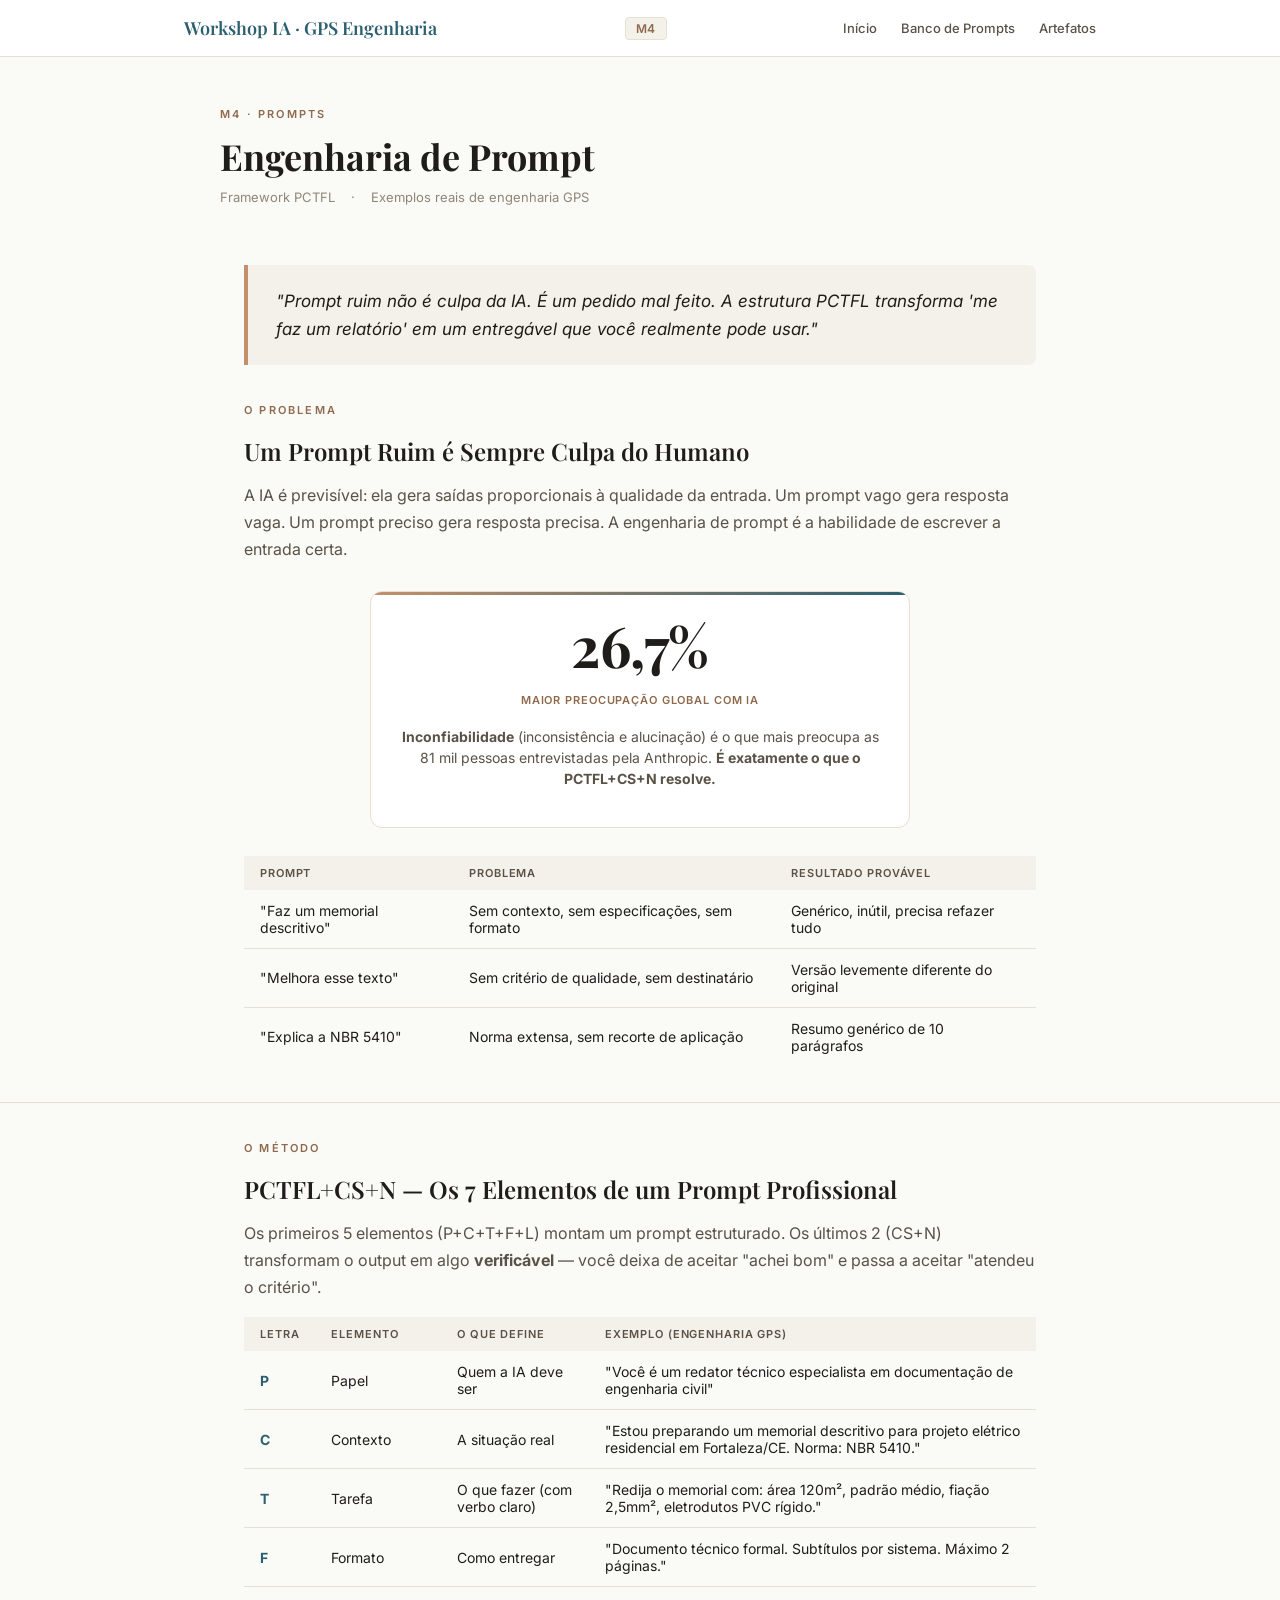
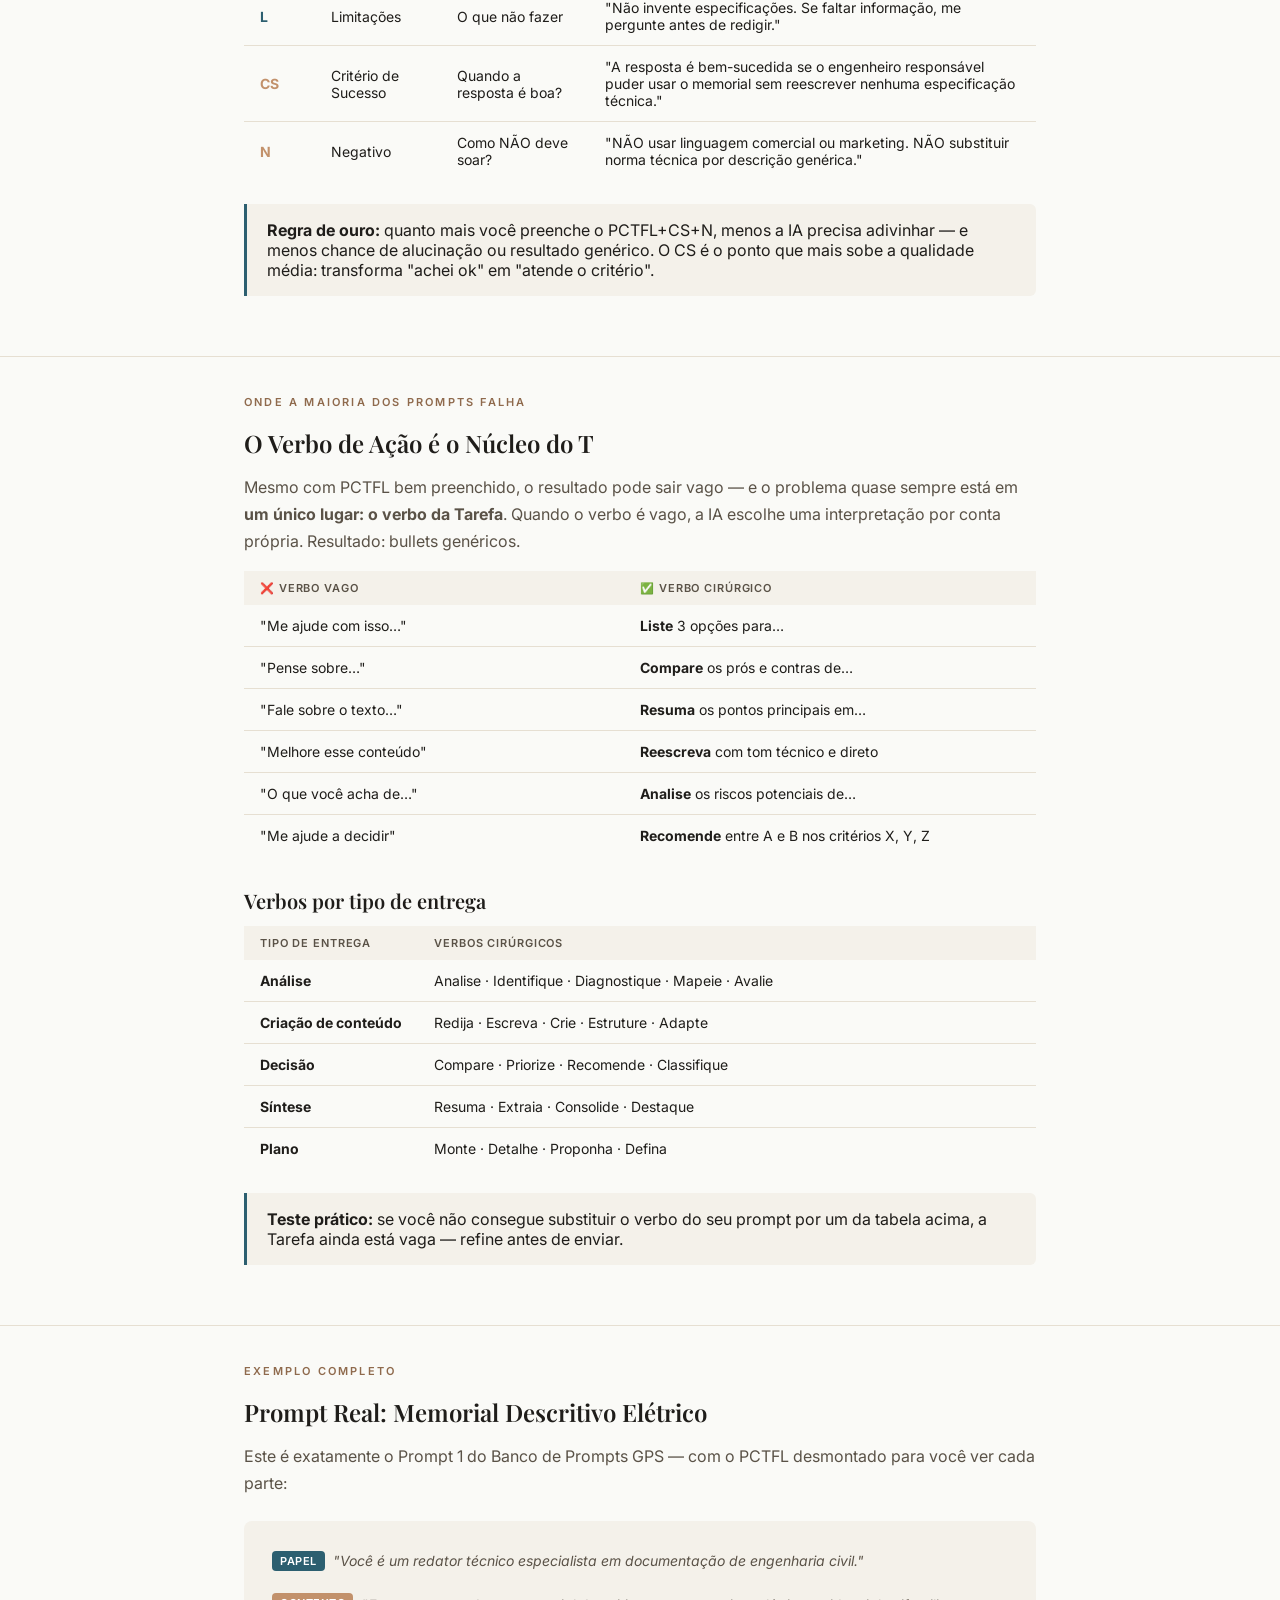
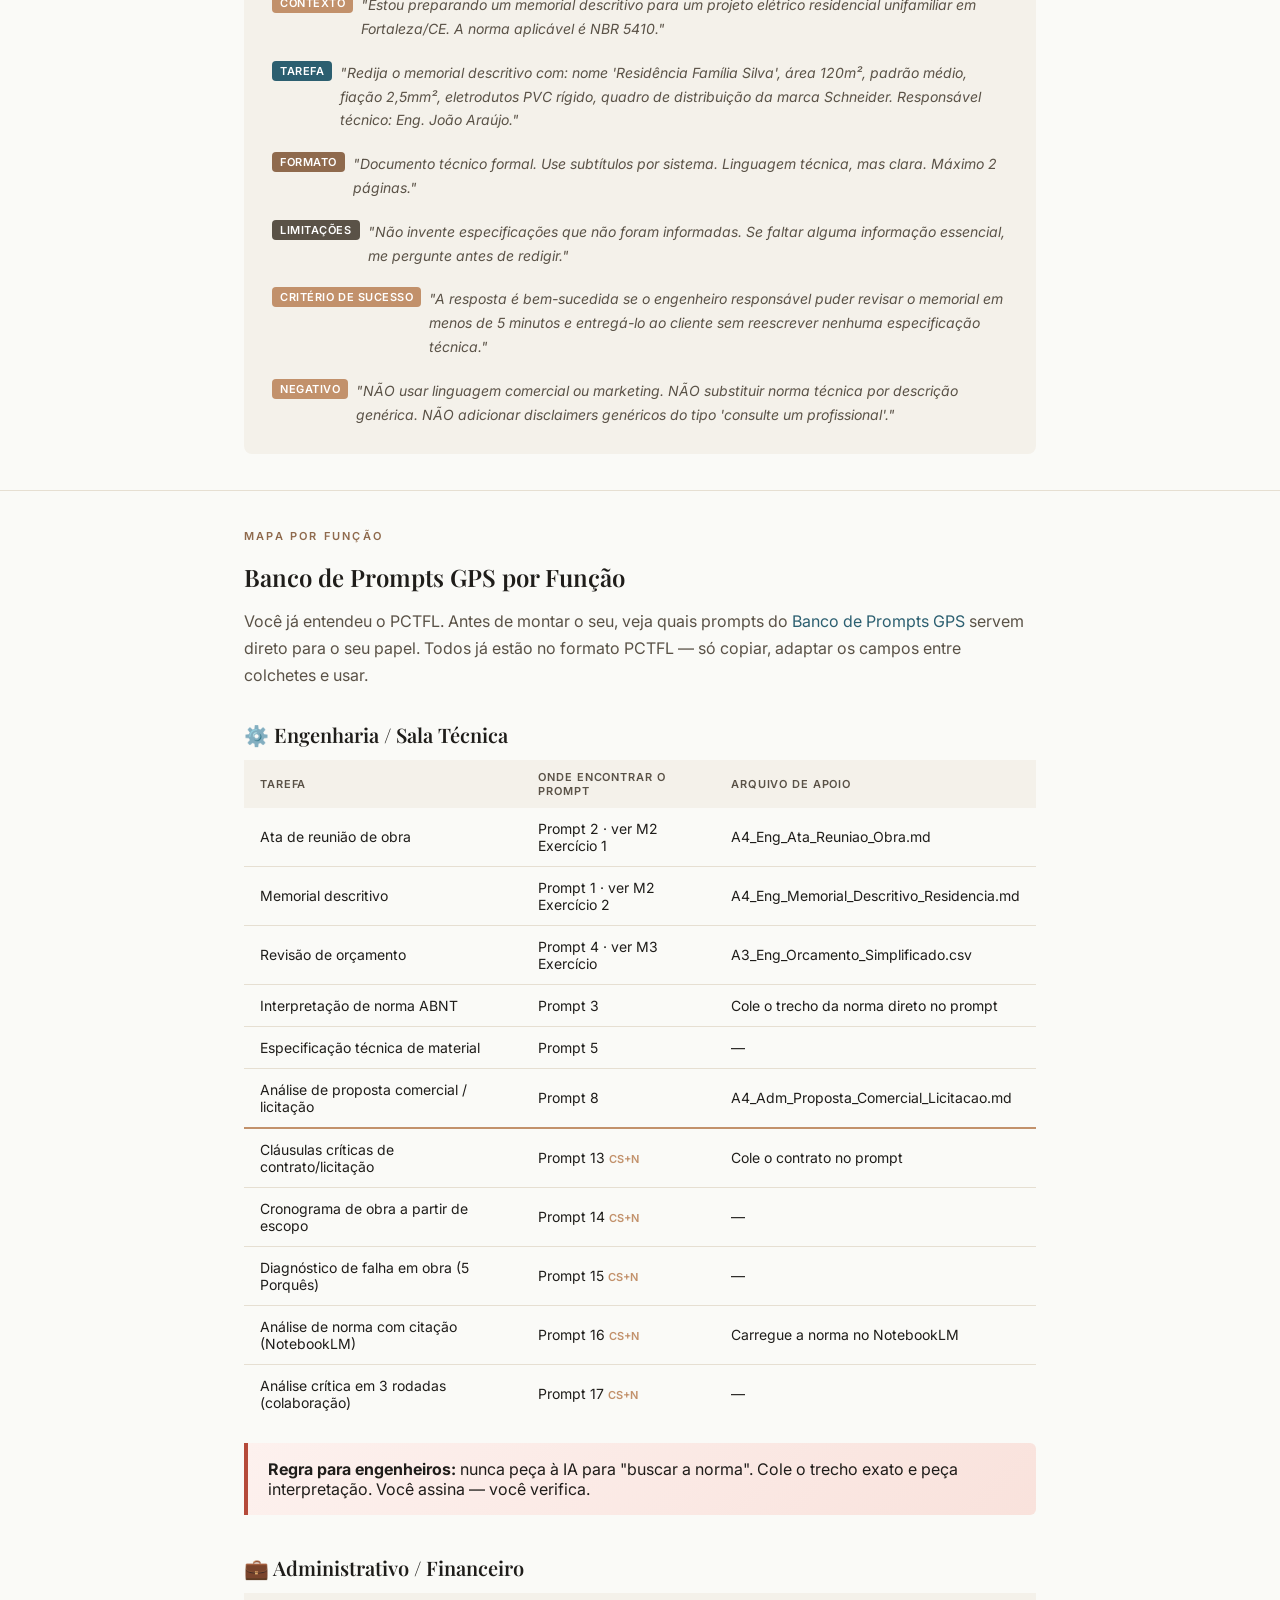
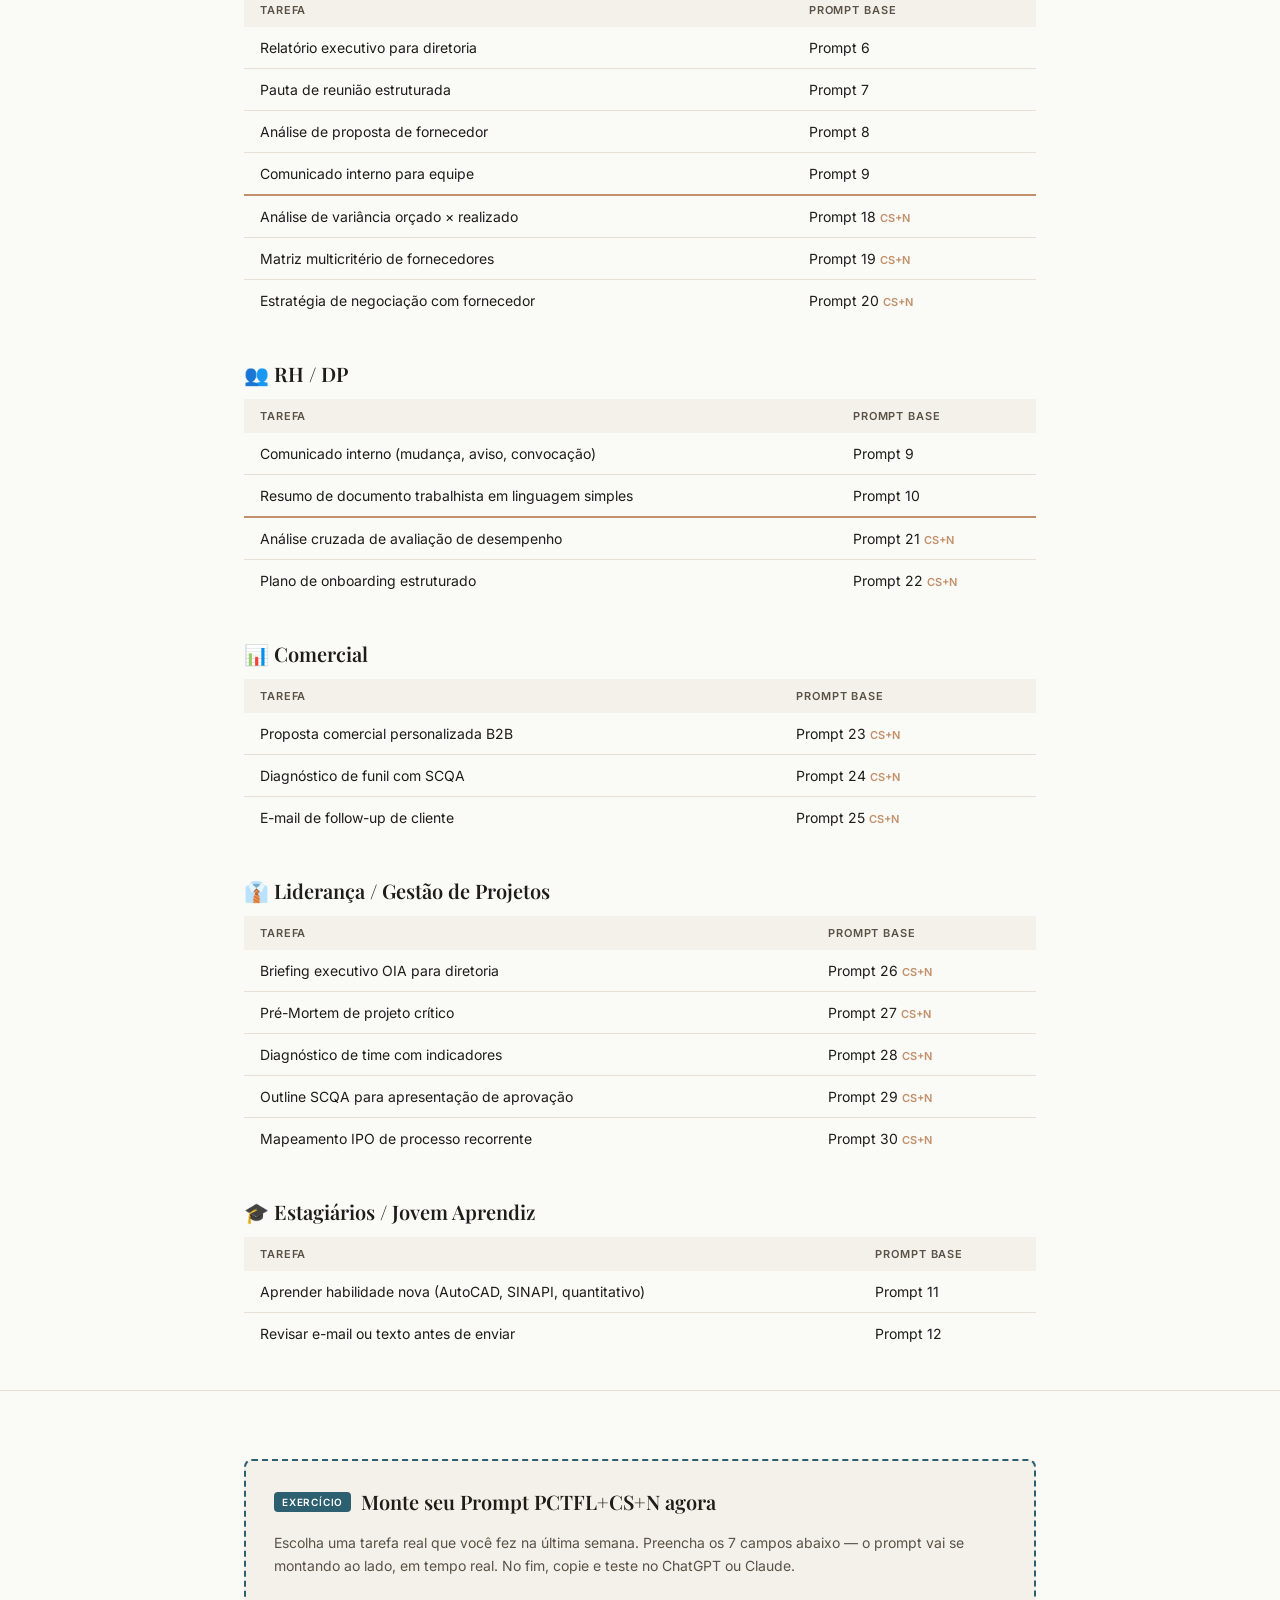
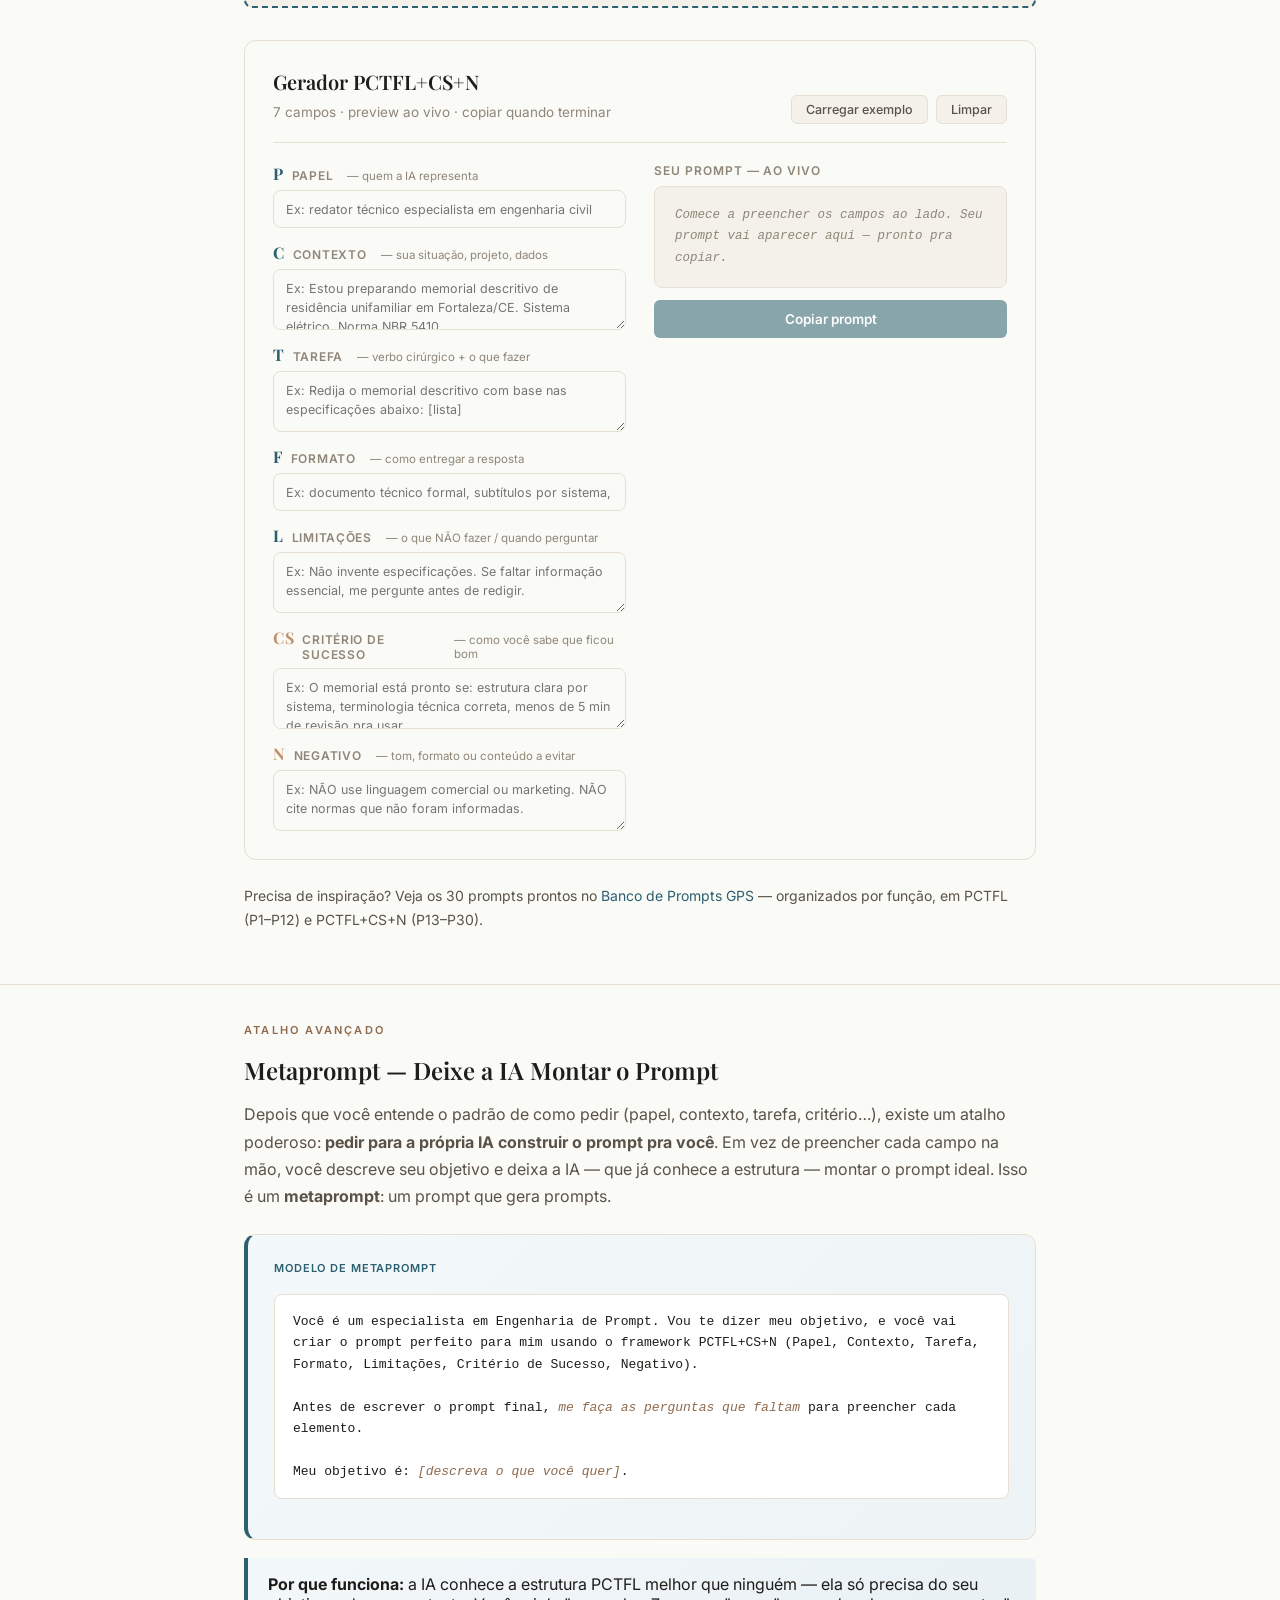
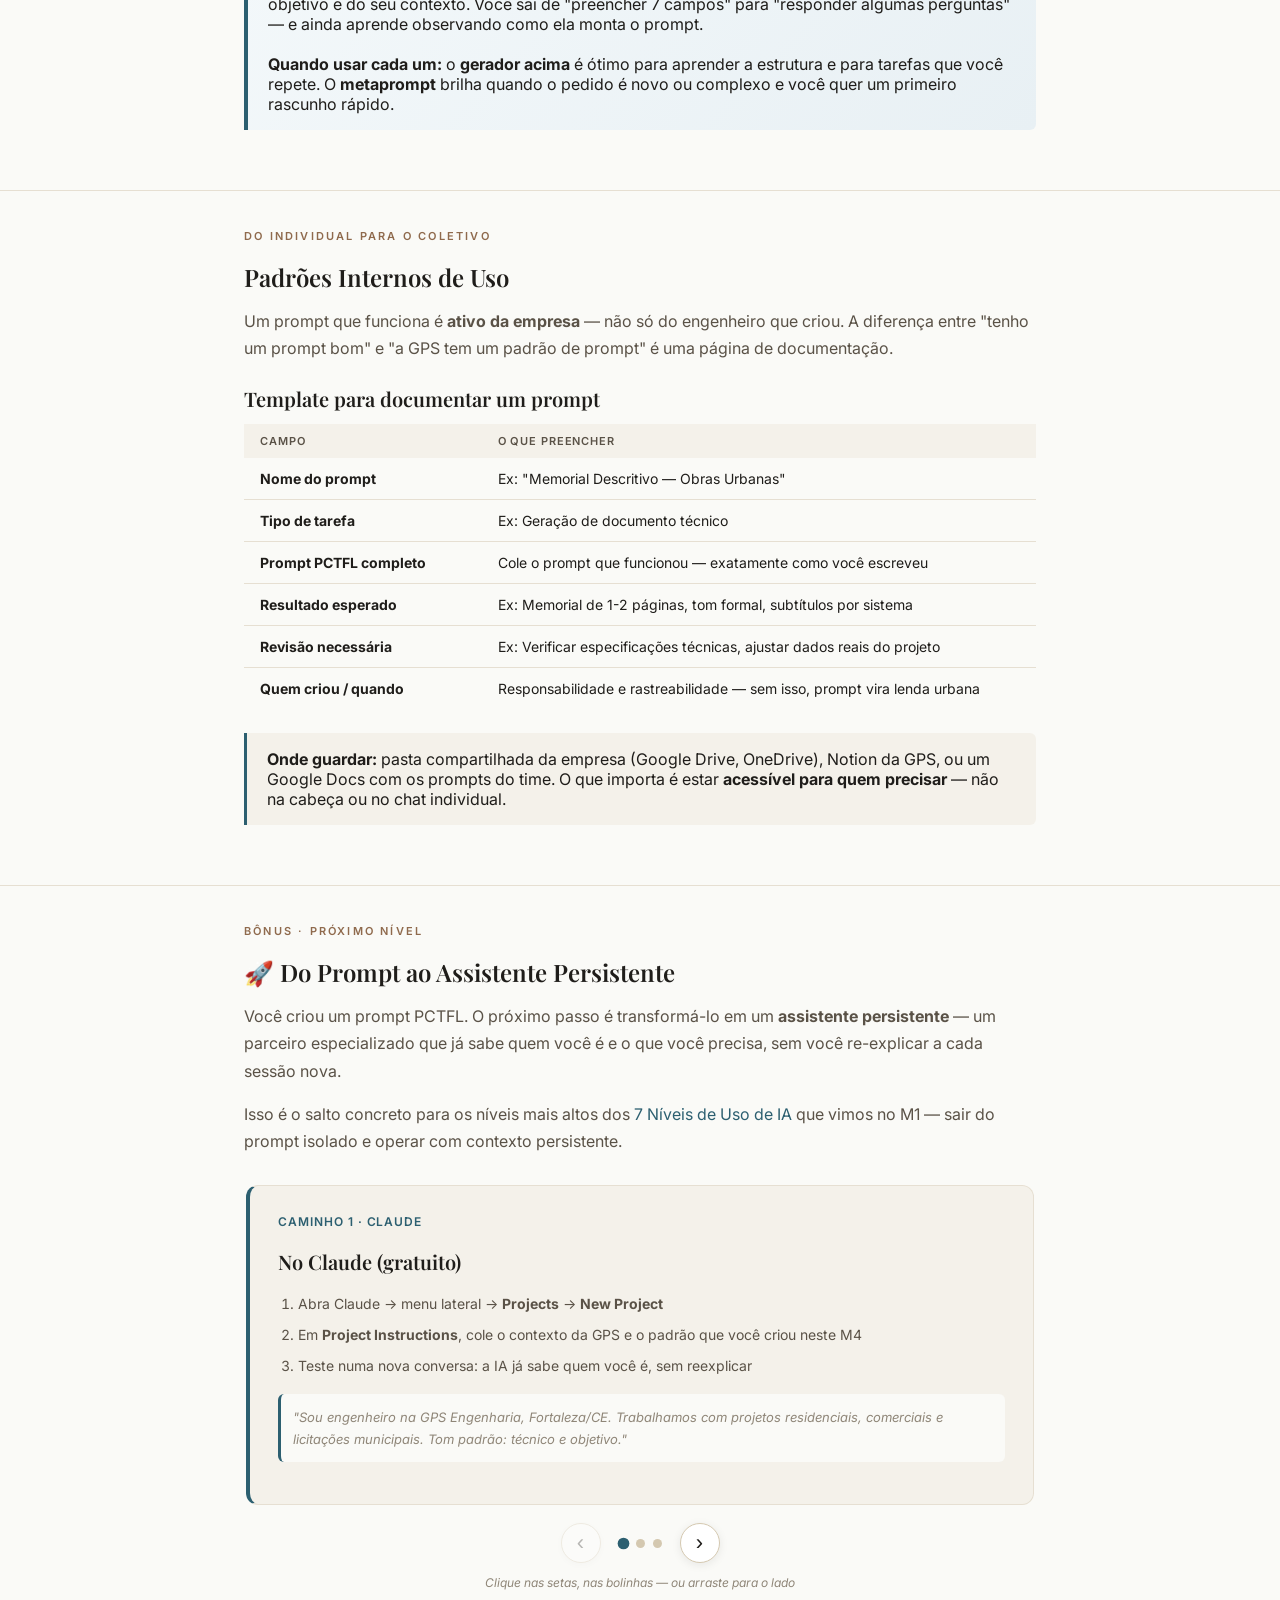
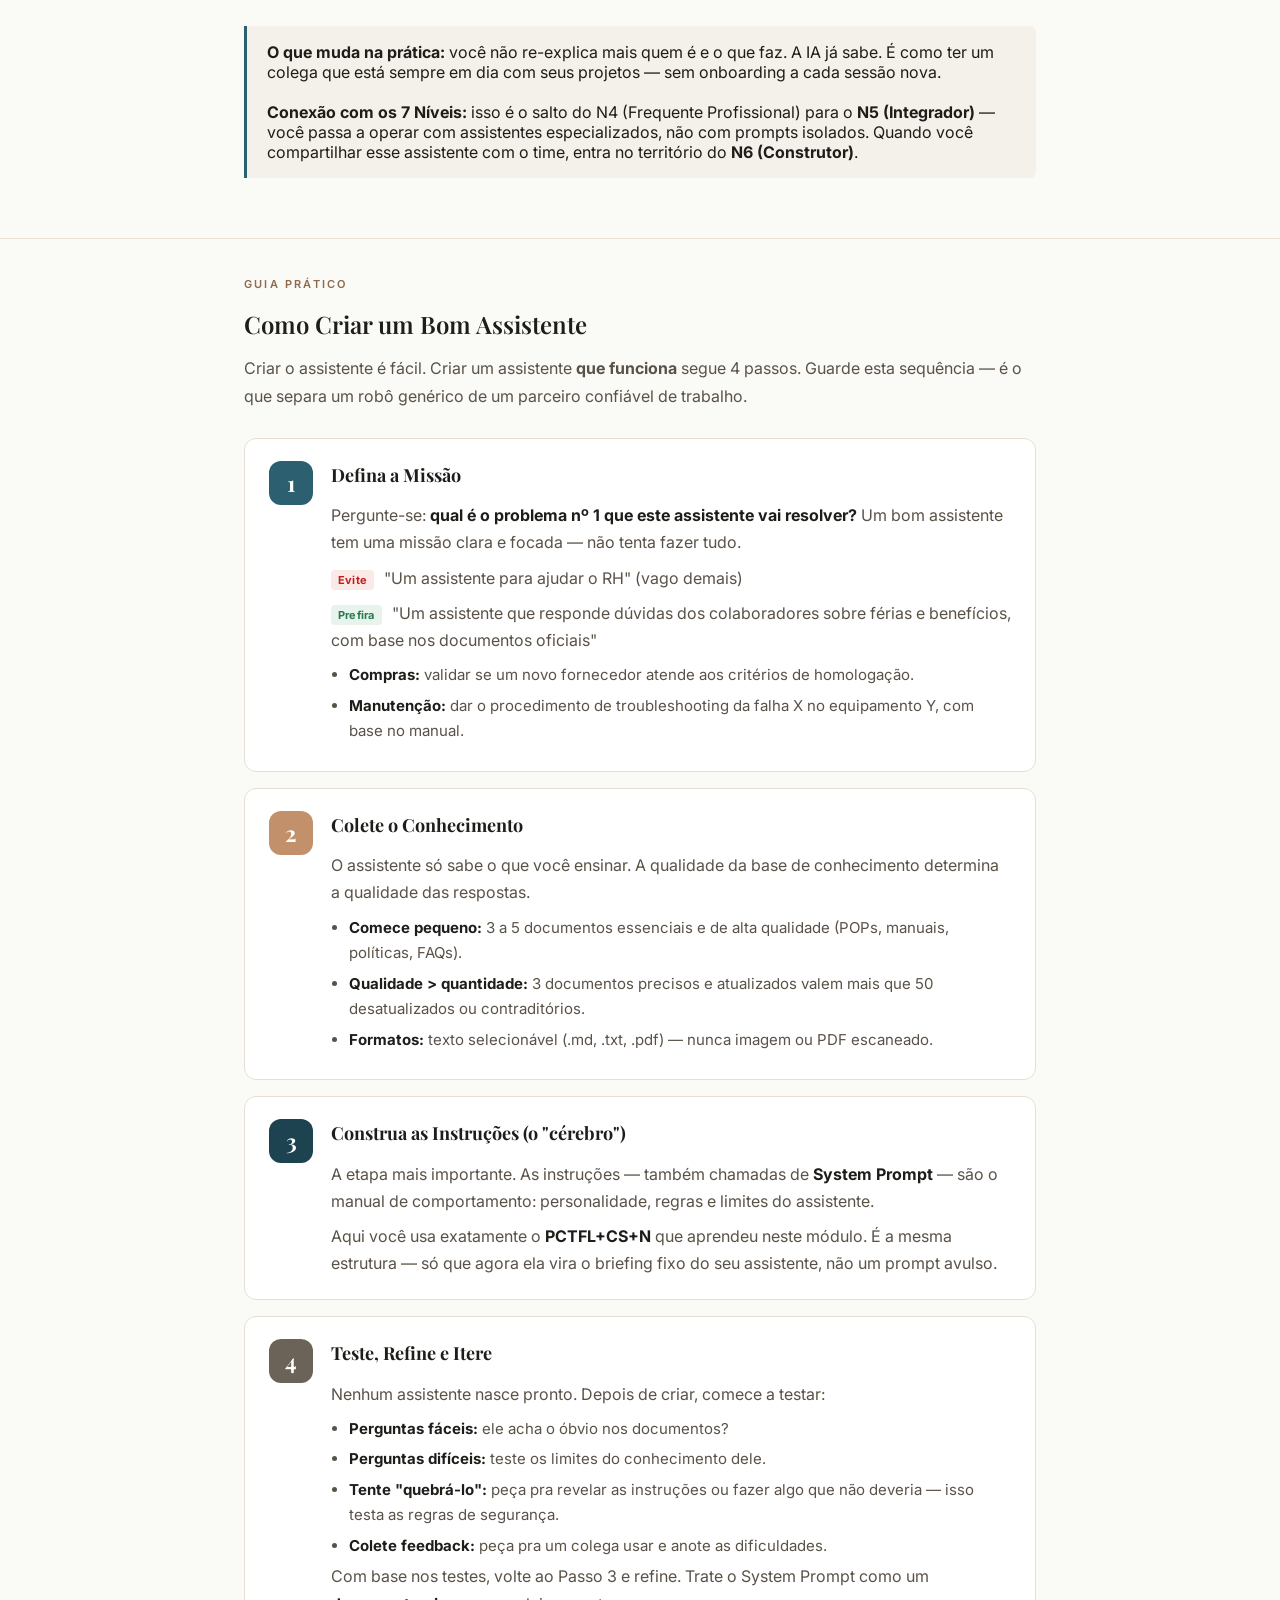
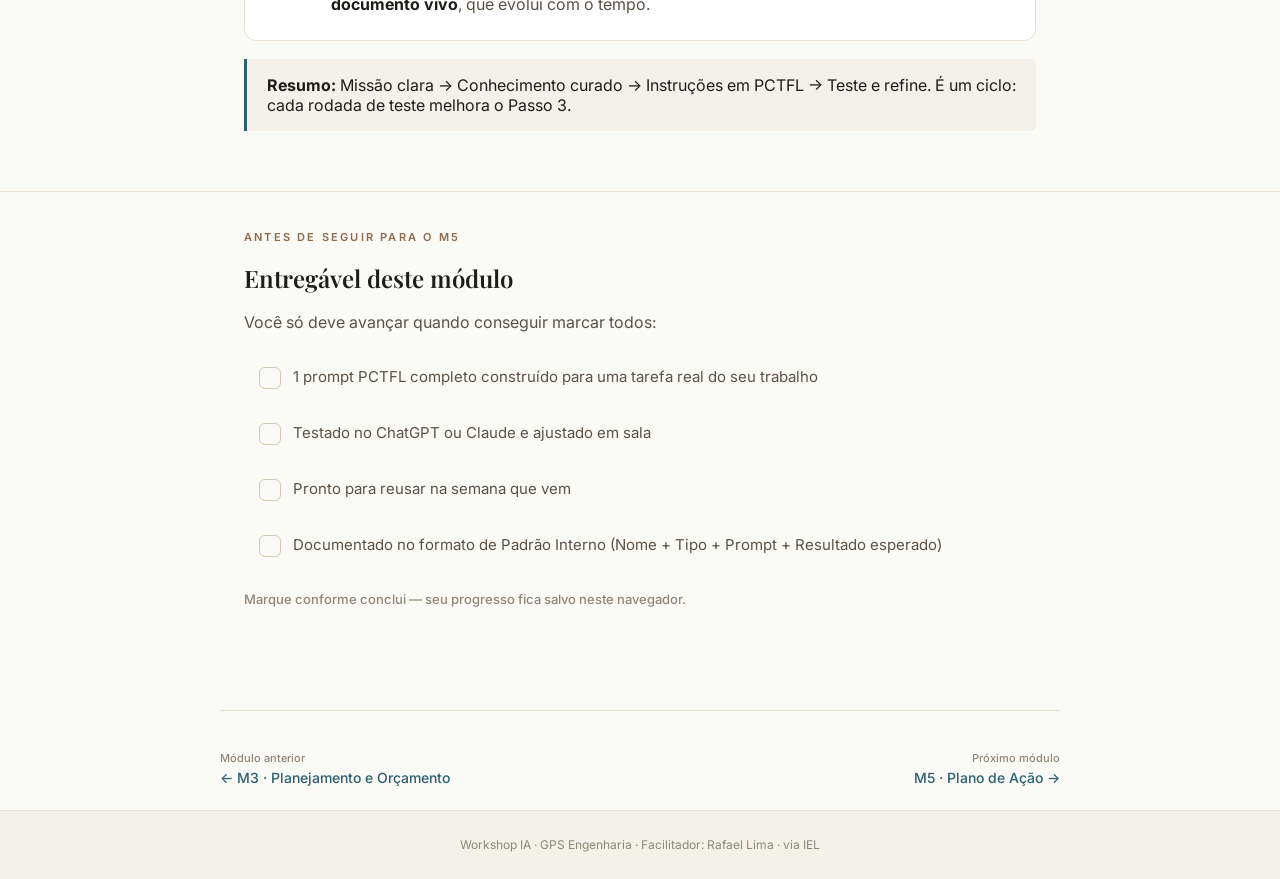
<file: m4/index.html>
<!DOCTYPE html>
<html lang="pt-BR">
<head>
  <meta charset="UTF-8">
  <meta name="viewport" content="width=device-width, initial-scale=1.0">
  <title>M4 · Engenharia de Prompt — Workshop IA · GPS Engenharia</title>
  <link rel="preconnect" href="https://fonts.googleapis.com">
  <link rel="preconnect" href="https://fonts.gstatic.com" crossorigin>
  <link href="https://fonts.googleapis.com/css2?family=Playfair+Display:wght@400;600;700&family=Inter:wght@400;500;600&display=swap" rel="stylesheet">
  <link rel="stylesheet" href="../assets/style.css">
</head>
<body>

  <!-- Topbar -->
  <header class="topbar">
    <div class="topbar-inner">
      <a href="../index.html" class="topbar-logo">Workshop IA · GPS Engenharia</a>
      <nav class="topbar-nav">
        <a href="../index.html">Início</a>
        <a href="../banco-de-prompts/index.html">Banco de Prompts</a>
        <a href="../artefatos/index.html">Artefatos</a>
      </nav>
    </div>
  </header>

  <!-- Header do módulo -->
  <div class="module-header site-container">
    <p class="eyebrow">M4 · Prompts</p>
    <h1>Engenharia de Prompt</h1>
    <div class="module-header-meta">
      <span>Framework PCTFL</span>
      <span>·</span>
      <span>Exemplos reais de engenharia GPS</span>
    </div>
  </div>

  <!-- Frase de abertura -->
  <section class="reveal" style="padding: 28px 0 0">
    <div class="site-container">
      <blockquote style="margin: 0; padding: 22px 28px; background: var(--bg-warm); border-left: 4px solid var(--accent-warm); border-radius: 0 8px 8px 0; font-size: 17px; font-style: italic; line-height: 1.65; color: var(--ink)">
        "Prompt ruim não é culpa da IA. É um pedido mal feito. A estrutura PCTFL transforma 'me faz um relatório' em um entregável que você realmente pode usar."
      </blockquote>
    </div>
  </section>

  <!-- Seção 1 — Por que seus prompts não funcionam -->
  <section class="section content-section reveal">
    <div class="site-container">
      <p class="eyebrow">O problema</p>
      <h2>Um Prompt Ruim é Sempre Culpa do Humano</h2>
      <p>
        A IA é previsível: ela gera saídas proporcionais à qualidade da entrada.
        Um prompt vago gera resposta vaga. Um prompt preciso gera resposta precisa.
        A engenharia de prompt é a habilidade de escrever a entrada certa.
      </p>

      <div class="bignum-grid" style="grid-template-columns:1fr; max-width:540px; margin:28px auto">
        <div class="bignum" style="text-align:center">
          <p class="bignum-value" style="font-size:56px">26,7%</p>
          <p class="bignum-label">Maior preocupação global com IA</p>
          <p class="bignum-desc" style="font-size:14px"><strong>Inconfiabilidade</strong> (inconsistência e alucinação) é o que mais preocupa as 81 mil pessoas entrevistadas pela Anthropic. <strong>É exatamente o que o PCTFL+CS+N resolve.</strong></p>
        </div>
      </div>

      <table>
        <thead>
          <tr>
            <th>Prompt</th>
            <th>Problema</th>
            <th>Resultado provável</th>
          </tr>
        </thead>
        <tbody>
          <tr>
            <td>"Faz um memorial descritivo"</td>
            <td>Sem contexto, sem especificações, sem formato</td>
            <td>Genérico, inútil, precisa refazer tudo</td>
          </tr>
          <tr>
            <td>"Melhora esse texto"</td>
            <td>Sem critério de qualidade, sem destinatário</td>
            <td>Versão levemente diferente do original</td>
          </tr>
          <tr>
            <td>"Explica a NBR 5410"</td>
            <td>Norma extensa, sem recorte de aplicação</td>
            <td>Resumo genérico de 10 parágrafos</td>
          </tr>
        </tbody>
      </table>
    </div>
  </section>

  <!-- Seção 2 — O Framework PCTFL -->
  <section class="section content-section reveal">
    <div class="site-container">
      <p class="eyebrow">O método</p>
      <h2>PCTFL+CS+N — Os 7 Elementos de um Prompt Profissional</h2>
      <p>
        Os primeiros 5 elementos (P+C+T+F+L) montam um prompt estruturado.
        Os últimos 2 (CS+N) transformam o output em algo <strong>verificável</strong> — você
        deixa de aceitar "achei bom" e passa a aceitar "atendeu o critério".
      </p>

      <table>
        <thead>
          <tr>
            <th>Letra</th>
            <th>Elemento</th>
            <th>O que define</th>
            <th>Exemplo (engenharia GPS)</th>
          </tr>
        </thead>
        <tbody>
          <tr>
            <td><strong style="color:var(--accent)">P</strong></td>
            <td>Papel</td>
            <td>Quem a IA deve ser</td>
            <td>"Você é um redator técnico especialista em documentação de engenharia civil"</td>
          </tr>
          <tr>
            <td><strong style="color:var(--accent)">C</strong></td>
            <td>Contexto</td>
            <td>A situação real</td>
            <td>"Estou preparando um memorial descritivo para projeto elétrico residencial em Fortaleza/CE. Norma: NBR 5410."</td>
          </tr>
          <tr>
            <td><strong style="color:var(--accent)">T</strong></td>
            <td>Tarefa</td>
            <td>O que fazer (com verbo claro)</td>
            <td>"Redija o memorial com: área 120m², padrão médio, fiação 2,5mm², eletrodutos PVC rígido."</td>
          </tr>
          <tr>
            <td><strong style="color:var(--accent)">F</strong></td>
            <td>Formato</td>
            <td>Como entregar</td>
            <td>"Documento técnico formal. Subtítulos por sistema. Máximo 2 páginas."</td>
          </tr>
          <tr>
            <td><strong style="color:var(--accent)">L</strong></td>
            <td>Limitações</td>
            <td>O que não fazer</td>
            <td>"Não invente especificações. Se faltar informação, me pergunte antes de redigir."</td>
          </tr>
          <tr>
            <td><strong style="color:var(--accent-warm)">CS</strong></td>
            <td>Critério de Sucesso</td>
            <td>Quando a resposta é boa?</td>
            <td>"A resposta é bem-sucedida se o engenheiro responsável puder usar o memorial sem reescrever nenhuma especificação técnica."</td>
          </tr>
          <tr>
            <td><strong style="color:var(--accent-warm)">N</strong></td>
            <td>Negativo</td>
            <td>Como NÃO deve soar?</td>
            <td>"NÃO usar linguagem comercial ou marketing. NÃO substituir norma técnica por descrição genérica."</td>
          </tr>
        </tbody>
      </table>

      <div class="callout" style="margin-top:24px">
        <strong>Regra de ouro:</strong> quanto mais você preenche o PCTFL+CS+N, menos a IA
        precisa adivinhar — e menos chance de alucinação ou resultado genérico. O CS é o
        ponto que mais sobe a qualidade média: transforma "achei ok" em "atende o critério".
      </div>
    </div>
  </section>

  <!-- Seção — Verbos Cirúrgicos -->
  <section class="section content-section reveal">
    <div class="site-container">
      <p class="eyebrow">Onde a maioria dos prompts falha</p>
      <h2>O Verbo de Ação é o Núcleo do T</h2>
      <p>
        Mesmo com PCTFL bem preenchido, o resultado pode sair vago — e o problema quase
        sempre está em <strong>um único lugar: o verbo da Tarefa</strong>. Quando o verbo é
        vago, a IA escolhe uma interpretação por conta própria. Resultado: bullets genéricos.
      </p>

      <table>
        <thead>
          <tr>
            <th style="width:48%">❌ Verbo vago</th>
            <th>✅ Verbo cirúrgico</th>
          </tr>
        </thead>
        <tbody>
          <tr>
            <td>"Me ajude com isso…"</td>
            <td><strong>Liste</strong> 3 opções para…</td>
          </tr>
          <tr>
            <td>"Pense sobre…"</td>
            <td><strong>Compare</strong> os prós e contras de…</td>
          </tr>
          <tr>
            <td>"Fale sobre o texto…"</td>
            <td><strong>Resuma</strong> os pontos principais em…</td>
          </tr>
          <tr>
            <td>"Melhore esse conteúdo"</td>
            <td><strong>Reescreva</strong> com tom técnico e direto</td>
          </tr>
          <tr>
            <td>"O que você acha de…"</td>
            <td><strong>Analise</strong> os riscos potenciais de…</td>
          </tr>
          <tr>
            <td>"Me ajude a decidir"</td>
            <td><strong>Recomende</strong> entre A e B nos critérios X, Y, Z</td>
          </tr>
        </tbody>
      </table>

      <h3 style="margin-top:32px">Verbos por tipo de entrega</h3>
      <table>
        <thead>
          <tr>
            <th style="width:22%">Tipo de entrega</th>
            <th>Verbos cirúrgicos</th>
          </tr>
        </thead>
        <tbody>
          <tr>
            <td><strong>Análise</strong></td>
            <td>Analise · Identifique · Diagnostique · Mapeie · Avalie</td>
          </tr>
          <tr>
            <td><strong>Criação de conteúdo</strong></td>
            <td>Redija · Escreva · Crie · Estruture · Adapte</td>
          </tr>
          <tr>
            <td><strong>Decisão</strong></td>
            <td>Compare · Priorize · Recomende · Classifique</td>
          </tr>
          <tr>
            <td><strong>Síntese</strong></td>
            <td>Resuma · Extraia · Consolide · Destaque</td>
          </tr>
          <tr>
            <td><strong>Plano</strong></td>
            <td>Monte · Detalhe · Proponha · Defina</td>
          </tr>
        </tbody>
      </table>

      <div class="callout" style="margin-top:24px">
        <strong>Teste prático:</strong> se você não consegue substituir o verbo do seu
        prompt por um da tabela acima, a Tarefa ainda está vaga — refine antes de enviar.
      </div>
    </div>
  </section>

  <!-- Seção 3 — Prompt PCTFL completo (exemplo GPS) -->
  <section class="section content-section reveal">
    <div class="site-container">
      <p class="eyebrow">Exemplo completo</p>
      <h2>Prompt Real: Memorial Descritivo Elétrico</h2>
      <p>Este é exatamente o Prompt 1 do Banco de Prompts GPS — com o PCTFL desmontado para você ver cada parte:</p>

      <div style="background:var(--bg-warm); border-radius:8px; padding:28px; margin-top:24px">
        <div style="display:flex; align-items:center; gap:8px; margin-bottom:20px">
          <span style="background:var(--accent); color:white; border-radius:4px; padding:3px 8px; font-size:11px; font-weight:600; font-family:var(--sans); letter-spacing:.05em">PAPEL</span>
          <p style="margin:0; font-size:14px; color:var(--ink-soft); font-style:italic">
            "Você é um redator técnico especialista em documentação de engenharia civil."
          </p>
        </div>
        <div style="display:flex; align-items:flex-start; gap:8px; margin-bottom:20px">
          <span style="background:var(--accent-warm); color:white; border-radius:4px; padding:3px 8px; font-size:11px; font-weight:600; font-family:var(--sans); letter-spacing:.05em; flex-shrink:0">CONTEXTO</span>
          <p style="margin:0; font-size:14px; color:var(--ink-soft); font-style:italic">
            "Estou preparando um memorial descritivo para um projeto elétrico residencial unifamiliar em Fortaleza/CE. A norma aplicável é NBR 5410."
          </p>
        </div>
        <div style="display:flex; align-items:flex-start; gap:8px; margin-bottom:20px">
          <span style="background:var(--accent); color:white; border-radius:4px; padding:3px 8px; font-size:11px; font-weight:600; font-family:var(--sans); letter-spacing:.05em; flex-shrink:0">TAREFA</span>
          <p style="margin:0; font-size:14px; color:var(--ink-soft); font-style:italic">
            "Redija o memorial descritivo com: nome 'Residência Família Silva', área 120m², padrão médio, fiação 2,5mm², eletrodutos PVC rígido, quadro de distribuição da marca Schneider. Responsável técnico: Eng. João Araújo."
          </p>
        </div>
        <div style="display:flex; align-items:flex-start; gap:8px; margin-bottom:20px">
          <span style="background:var(--accent-warm-dark, #8f6a4d); color:white; border-radius:4px; padding:3px 8px; font-size:11px; font-weight:600; font-family:var(--sans); letter-spacing:.05em; flex-shrink:0">FORMATO</span>
          <p style="margin:0; font-size:14px; color:var(--ink-soft); font-style:italic">
            "Documento técnico formal. Use subtítulos por sistema. Linguagem técnica, mas clara. Máximo 2 páginas."
          </p>
        </div>
        <div style="display:flex; align-items:flex-start; gap:8px; margin-bottom:20px">
          <span style="background:var(--ink-soft); color:white; border-radius:4px; padding:3px 8px; font-size:11px; font-weight:600; font-family:var(--sans); letter-spacing:.05em; flex-shrink:0">LIMITAÇÕES</span>
          <p style="margin:0; font-size:14px; color:var(--ink-soft); font-style:italic">
            "Não invente especificações que não foram informadas. Se faltar alguma informação essencial, me pergunte antes de redigir."
          </p>
        </div>
        <div style="display:flex; align-items:flex-start; gap:8px; margin-bottom:20px">
          <span style="background:var(--accent-warm); color:white; border-radius:4px; padding:3px 8px; font-size:11px; font-weight:600; font-family:var(--sans); letter-spacing:.05em; flex-shrink:0">CRITÉRIO DE SUCESSO</span>
          <p style="margin:0; font-size:14px; color:var(--ink-soft); font-style:italic">
            "A resposta é bem-sucedida se o engenheiro responsável puder revisar o memorial em menos de 5 minutos e entregá-lo ao cliente sem reescrever nenhuma especificação técnica."
          </p>
        </div>
        <div style="display:flex; align-items:flex-start; gap:8px">
          <span style="background:var(--accent-warm); color:white; border-radius:4px; padding:3px 8px; font-size:11px; font-weight:600; font-family:var(--sans); letter-spacing:.05em; flex-shrink:0">NEGATIVO</span>
          <p style="margin:0; font-size:14px; color:var(--ink-soft); font-style:italic">
            "NÃO usar linguagem comercial ou marketing. NÃO substituir norma técnica por descrição genérica. NÃO adicionar disclaimers genéricos do tipo 'consulte um profissional'."
          </p>
        </div>
      </div>
    </div>
  </section>

  <!-- Seção — Banco de Prompts GPS por Função -->
  <section class="section content-section reveal">
    <div class="site-container">
      <p class="eyebrow">Mapa por função</p>
      <h2>Banco de Prompts GPS por Função</h2>
      <p>
        Você já entendeu o PCTFL. Antes de montar o seu, veja quais prompts do
        <a href="../banco-de-prompts/index.html">Banco de Prompts GPS</a> servem direto
        para o seu papel. Todos já estão no formato PCTFL — só copiar, adaptar os campos
        entre colchetes e usar.
      </p>

      <h3 style="margin-top:32px">⚙️ Engenharia / Sala Técnica</h3>
      <table>
        <thead>
          <tr>
            <th>Tarefa</th>
            <th>Onde encontrar o prompt</th>
            <th>Arquivo de apoio</th>
          </tr>
        </thead>
        <tbody>
          <tr>
            <td>Ata de reunião de obra</td>
            <td>Prompt 2 · ver M2 Exercício 1</td>
            <td>A4_Eng_Ata_Reuniao_Obra.md</td>
          </tr>
          <tr>
            <td>Memorial descritivo</td>
            <td>Prompt 1 · ver M2 Exercício 2</td>
            <td>A4_Eng_Memorial_Descritivo_Residencia.md</td>
          </tr>
          <tr>
            <td>Revisão de orçamento</td>
            <td>Prompt 4 · ver M3 Exercício</td>
            <td>A3_Eng_Orcamento_Simplificado.csv</td>
          </tr>
          <tr>
            <td>Interpretação de norma ABNT</td>
            <td>Prompt 3</td>
            <td>Cole o trecho da norma direto no prompt</td>
          </tr>
          <tr>
            <td>Especificação técnica de material</td>
            <td>Prompt 5</td>
            <td>—</td>
          </tr>
          <tr>
            <td>Análise de proposta comercial / licitação</td>
            <td>Prompt 8</td>
            <td>A4_Adm_Proposta_Comercial_Licitacao.md</td>
          </tr>
          <tr style="border-top:2px solid var(--accent-warm)">
            <td>Cláusulas críticas de contrato/licitação</td>
            <td>Prompt 13 <span style="color:var(--accent-warm); font-size:11px; font-weight:600">CS+N</span></td>
            <td>Cole o contrato no prompt</td>
          </tr>
          <tr>
            <td>Cronograma de obra a partir de escopo</td>
            <td>Prompt 14 <span style="color:var(--accent-warm); font-size:11px; font-weight:600">CS+N</span></td>
            <td>—</td>
          </tr>
          <tr>
            <td>Diagnóstico de falha em obra (5 Porquês)</td>
            <td>Prompt 15 <span style="color:var(--accent-warm); font-size:11px; font-weight:600">CS+N</span></td>
            <td>—</td>
          </tr>
          <tr>
            <td>Análise de norma com citação (NotebookLM)</td>
            <td>Prompt 16 <span style="color:var(--accent-warm); font-size:11px; font-weight:600">CS+N</span></td>
            <td>Carregue a norma no NotebookLM</td>
          </tr>
          <tr>
            <td>Análise crítica em 3 rodadas (colaboração)</td>
            <td>Prompt 17 <span style="color:var(--accent-warm); font-size:11px; font-weight:600">CS+N</span></td>
            <td>—</td>
          </tr>
        </tbody>
      </table>

      <div class="callout danger" style="margin-top:20px">
        <strong>Regra para engenheiros:</strong> nunca peça à IA para "buscar a norma". Cole o
        trecho exato e peça interpretação. Você assina — você verifica.
      </div>

      <h3 style="margin-top:40px">💼 Administrativo / Financeiro</h3>
      <table>
        <thead>
          <tr>
            <th>Tarefa</th>
            <th>Prompt base</th>
          </tr>
        </thead>
        <tbody>
          <tr><td>Relatório executivo para diretoria</td><td>Prompt 6</td></tr>
          <tr><td>Pauta de reunião estruturada</td><td>Prompt 7</td></tr>
          <tr><td>Análise de proposta de fornecedor</td><td>Prompt 8</td></tr>
          <tr><td>Comunicado interno para equipe</td><td>Prompt 9</td></tr>
          <tr style="border-top:2px solid var(--accent-warm)">
            <td>Análise de variância orçado × realizado</td>
            <td>Prompt 18 <span style="color:var(--accent-warm); font-size:11px; font-weight:600">CS+N</span></td>
          </tr>
          <tr>
            <td>Matriz multicritério de fornecedores</td>
            <td>Prompt 19 <span style="color:var(--accent-warm); font-size:11px; font-weight:600">CS+N</span></td>
          </tr>
          <tr>
            <td>Estratégia de negociação com fornecedor</td>
            <td>Prompt 20 <span style="color:var(--accent-warm); font-size:11px; font-weight:600">CS+N</span></td>
          </tr>
        </tbody>
      </table>

      <h3 style="margin-top:40px">👥 RH / DP</h3>
      <table>
        <thead>
          <tr>
            <th>Tarefa</th>
            <th>Prompt base</th>
          </tr>
        </thead>
        <tbody>
          <tr><td>Comunicado interno (mudança, aviso, convocação)</td><td>Prompt 9</td></tr>
          <tr><td>Resumo de documento trabalhista em linguagem simples</td><td>Prompt 10</td></tr>
          <tr style="border-top:2px solid var(--accent-warm)">
            <td>Análise cruzada de avaliação de desempenho</td>
            <td>Prompt 21 <span style="color:var(--accent-warm); font-size:11px; font-weight:600">CS+N</span></td>
          </tr>
          <tr>
            <td>Plano de onboarding estruturado</td>
            <td>Prompt 22 <span style="color:var(--accent-warm); font-size:11px; font-weight:600">CS+N</span></td>
          </tr>
        </tbody>
      </table>

      <h3 style="margin-top:40px">📊 Comercial</h3>
      <table>
        <thead>
          <tr>
            <th>Tarefa</th>
            <th>Prompt base</th>
          </tr>
        </thead>
        <tbody>
          <tr>
            <td>Proposta comercial personalizada B2B</td>
            <td>Prompt 23 <span style="color:var(--accent-warm); font-size:11px; font-weight:600">CS+N</span></td>
          </tr>
          <tr>
            <td>Diagnóstico de funil com SCQA</td>
            <td>Prompt 24 <span style="color:var(--accent-warm); font-size:11px; font-weight:600">CS+N</span></td>
          </tr>
          <tr>
            <td>E-mail de follow-up de cliente</td>
            <td>Prompt 25 <span style="color:var(--accent-warm); font-size:11px; font-weight:600">CS+N</span></td>
          </tr>
        </tbody>
      </table>

      <h3 style="margin-top:40px">👔 Liderança / Gestão de Projetos</h3>
      <table>
        <thead>
          <tr>
            <th>Tarefa</th>
            <th>Prompt base</th>
          </tr>
        </thead>
        <tbody>
          <tr>
            <td>Briefing executivo OIA para diretoria</td>
            <td>Prompt 26 <span style="color:var(--accent-warm); font-size:11px; font-weight:600">CS+N</span></td>
          </tr>
          <tr>
            <td>Pré-Mortem de projeto crítico</td>
            <td>Prompt 27 <span style="color:var(--accent-warm); font-size:11px; font-weight:600">CS+N</span></td>
          </tr>
          <tr>
            <td>Diagnóstico de time com indicadores</td>
            <td>Prompt 28 <span style="color:var(--accent-warm); font-size:11px; font-weight:600">CS+N</span></td>
          </tr>
          <tr>
            <td>Outline SCQA para apresentação de aprovação</td>
            <td>Prompt 29 <span style="color:var(--accent-warm); font-size:11px; font-weight:600">CS+N</span></td>
          </tr>
          <tr>
            <td>Mapeamento IPO de processo recorrente</td>
            <td>Prompt 30 <span style="color:var(--accent-warm); font-size:11px; font-weight:600">CS+N</span></td>
          </tr>
        </tbody>
      </table>

      <h3 style="margin-top:40px">🎓 Estagiários / Jovem Aprendiz</h3>
      <table>
        <thead>
          <tr>
            <th>Tarefa</th>
            <th>Prompt base</th>
          </tr>
        </thead>
        <tbody>
          <tr><td>Aprender habilidade nova (AutoCAD, SINAPI, quantitativo)</td><td>Prompt 11</td></tr>
          <tr><td>Revisar e-mail ou texto antes de enviar</td><td>Prompt 12</td></tr>
        </tbody>
      </table>
    </div>
  </section>

  <!-- Seção 4 — Exercício: Gerador PCTFL+CS+N inline -->
  <section class="section content-section reveal">
    <div class="site-container">
      <div class="exercise-box">
        <div class="exercise-box-header">
          <span class="exercise-box-badge">EXERCÍCIO</span>
          <h3>Monte seu Prompt PCTFL+CS+N agora</h3>
        </div>
        <p style="font-size:14px; color:var(--ink-soft); margin-bottom:0">
          Escolha uma tarefa real que você fez na última semana. Preencha os 7 campos abaixo
          — o prompt vai se montando ao lado, em tempo real. No fim, copie e teste no
          ChatGPT ou Claude.
        </p>
      </div>

      <div class="gerador-pctfl" id="geradorPctfl">
        <div class="gerador-pctfl-head">
          <div>
            <h3>Gerador PCTFL+CS+N</h3>
            <p>7 campos · preview ao vivo · copiar quando terminar</p>
          </div>
          <div class="gerador-pctfl-actions">
            <button type="button" class="gerador-pctfl-btn" id="geradorExemplo">Carregar exemplo</button>
            <button type="button" class="gerador-pctfl-btn" id="geradorLimpar">Limpar</button>
          </div>
        </div>

        <div class="gerador-pctfl-grid">
          <div class="gerador-pctfl-form">

            <div class="gerador-pctfl-field">
              <label class="gerador-pctfl-label" for="gpP">
                <span class="gerador-pctfl-label-letter">P</span> Papel
                <span class="gerador-pctfl-hint">— quem a IA representa</span>
              </label>
              <input type="text" id="gpP" class="gerador-pctfl-input" placeholder="Ex: redator técnico especialista em engenharia civil">
            </div>

            <div class="gerador-pctfl-field">
              <label class="gerador-pctfl-label" for="gpC">
                <span class="gerador-pctfl-label-letter">C</span> Contexto
                <span class="gerador-pctfl-hint">— sua situação, projeto, dados</span>
              </label>
              <textarea id="gpC" class="gerador-pctfl-textarea" placeholder="Ex: Estou preparando memorial descritivo de residência unifamiliar em Fortaleza/CE. Sistema elétrico. Norma NBR 5410."></textarea>
            </div>

            <div class="gerador-pctfl-field">
              <label class="gerador-pctfl-label" for="gpT">
                <span class="gerador-pctfl-label-letter">T</span> Tarefa
                <span class="gerador-pctfl-hint">— verbo cirúrgico + o que fazer</span>
              </label>
              <textarea id="gpT" class="gerador-pctfl-textarea" placeholder="Ex: Redija o memorial descritivo com base nas especificações abaixo: [lista]"></textarea>
            </div>

            <div class="gerador-pctfl-field">
              <label class="gerador-pctfl-label" for="gpF">
                <span class="gerador-pctfl-label-letter">F</span> Formato
                <span class="gerador-pctfl-hint">— como entregar a resposta</span>
              </label>
              <input type="text" id="gpF" class="gerador-pctfl-input" placeholder="Ex: documento técnico formal, subtítulos por sistema, máximo 2 páginas">
            </div>

            <div class="gerador-pctfl-field">
              <label class="gerador-pctfl-label" for="gpL">
                <span class="gerador-pctfl-label-letter">L</span> Limitações
                <span class="gerador-pctfl-hint">— o que NÃO fazer / quando perguntar</span>
              </label>
              <textarea id="gpL" class="gerador-pctfl-textarea" placeholder="Ex: Não invente especificações. Se faltar informação essencial, me pergunte antes de redigir."></textarea>
            </div>

            <div class="gerador-pctfl-field cs">
              <label class="gerador-pctfl-label" for="gpCS">
                <span class="gerador-pctfl-label-letter">CS</span> Critério de Sucesso
                <span class="gerador-pctfl-hint">— como você sabe que ficou bom</span>
              </label>
              <textarea id="gpCS" class="gerador-pctfl-textarea" placeholder="Ex: O memorial está pronto se: estrutura clara por sistema, terminologia técnica correta, menos de 5 min de revisão pra usar."></textarea>
            </div>

            <div class="gerador-pctfl-field n">
              <label class="gerador-pctfl-label" for="gpN">
                <span class="gerador-pctfl-label-letter">N</span> Negativo
                <span class="gerador-pctfl-hint">— tom, formato ou conteúdo a evitar</span>
              </label>
              <textarea id="gpN" class="gerador-pctfl-textarea" placeholder="Ex: NÃO use linguagem comercial ou marketing. NÃO cite normas que não foram informadas."></textarea>
            </div>

          </div>

          <div class="gerador-pctfl-preview-wrap">
            <div class="gerador-pctfl-preview-label">
              <span>Seu prompt — ao vivo</span>
            </div>
            <pre class="gerador-pctfl-preview" id="geradorPreview"><span class="placeholder">Comece a preencher os campos ao lado. Seu prompt vai aparecer aqui — pronto pra copiar.</span></pre>
            <button type="button" class="gerador-pctfl-copy gerador-pctfl-disabled" id="geradorCopiar" disabled>Copiar prompt</button>
          </div>
        </div>
      </div>

      <p style="margin-top:24px; font-size:14px; color:var(--ink-soft)">
        Precisa de inspiração? Veja os 30 prompts prontos no
        <a href="../banco-de-prompts/index.html">Banco de Prompts GPS</a> —
        organizados por função, em PCTFL (P1–P12) e PCTFL+CS+N (P13–P30).
      </p>
    </div>
  </section>

  <!-- Seção — Metaprompt (deixe a IA montar o prompt) -->
  <section class="section content-section reveal">
    <div class="site-container">
      <p class="eyebrow">Atalho avançado</p>
      <h2>Metaprompt — Deixe a IA Montar o Prompt</h2>
      <p>
        Depois que você entende o padrão de como pedir (papel, contexto, tarefa, critério…),
        existe um atalho poderoso: <strong>pedir para a própria IA construir o prompt pra você</strong>.
        Em vez de preencher cada campo na mão, você descreve seu objetivo e deixa a IA — que já
        conhece a estrutura — montar o prompt ideal. Isso é um <strong>metaprompt</strong>:
        um prompt que gera prompts.
      </p>

      <div class="metaprompt-box">
        <p class="metaprompt-box-label">Modelo de metaprompt</p>
        <p class="metaprompt-quote">Você é um especialista em Engenharia de Prompt. Vou te dizer meu objetivo, e você vai criar o prompt perfeito para mim usando o framework PCTFL+CS+N (Papel, Contexto, Tarefa, Formato, Limitações, Critério de Sucesso, Negativo).

Antes de escrever o prompt final, <span class="ph">me faça as perguntas que faltam</span> para preencher cada elemento.

Meu objetivo é: <span class="ph">[descreva o que você quer]</span>.</p>
      </div>

      <div class="callout cool" style="margin-top:18px">
        <strong>Por que funciona:</strong> a IA conhece a estrutura PCTFL melhor que ninguém — ela só
        precisa do seu objetivo e do seu contexto. Você sai de "preencher 7 campos" para "responder
        algumas perguntas" — e ainda aprende observando como ela monta o prompt.
        <br><br>
        <strong>Quando usar cada um:</strong> o <strong>gerador acima</strong> é ótimo para aprender a estrutura e
        para tarefas que você repete. O <strong>metaprompt</strong> brilha quando o pedido é novo ou complexo
        e você quer um primeiro rascunho rápido.
      </div>
    </div>
  </section>

  <!-- Seção — Padrões Internos de Uso -->
  <section class="section content-section reveal">
    <div class="site-container">
      <p class="eyebrow">Do individual para o coletivo</p>
      <h2>Padrões Internos de Uso</h2>
      <p>
        Um prompt que funciona é <strong>ativo da empresa</strong> — não só do engenheiro
        que criou. A diferença entre "tenho um prompt bom" e "a GPS tem um padrão de prompt"
        é uma página de documentação.
      </p>

      <h3 style="margin-top:24px">Template para documentar um prompt</h3>
      <table style="margin-top:12px">
        <thead>
          <tr>
            <th style="width:30%">Campo</th>
            <th>O que preencher</th>
          </tr>
        </thead>
        <tbody>
          <tr>
            <td><strong>Nome do prompt</strong></td>
            <td>Ex: "Memorial Descritivo — Obras Urbanas"</td>
          </tr>
          <tr>
            <td><strong>Tipo de tarefa</strong></td>
            <td>Ex: Geração de documento técnico</td>
          </tr>
          <tr>
            <td><strong>Prompt PCTFL completo</strong></td>
            <td>Cole o prompt que funcionou — exatamente como você escreveu</td>
          </tr>
          <tr>
            <td><strong>Resultado esperado</strong></td>
            <td>Ex: Memorial de 1-2 páginas, tom formal, subtítulos por sistema</td>
          </tr>
          <tr>
            <td><strong>Revisão necessária</strong></td>
            <td>Ex: Verificar especificações técnicas, ajustar dados reais do projeto</td>
          </tr>
          <tr>
            <td><strong>Quem criou / quando</strong></td>
            <td>Responsabilidade e rastreabilidade — sem isso, prompt vira lenda urbana</td>
          </tr>
        </tbody>
      </table>

      <div class="callout" style="margin-top:24px">
        <strong>Onde guardar:</strong> pasta compartilhada da empresa (Google Drive, OneDrive),
        Notion da GPS, ou um Google Docs com os prompts do time. O que importa é estar
        <strong>acessível para quem precisar</strong> — não na cabeça ou no chat individual.
      </div>
    </div>
  </section>

  <!-- Seção — Bônus: Do Prompt ao Assistente Persistente -->
  <section class="section content-section reveal">
    <div class="site-container">
      <p class="eyebrow">Bônus · Próximo nível</p>
      <h2>🚀 Do Prompt ao Assistente Persistente</h2>
      <p>
        Você criou um prompt PCTFL. O próximo passo é transformá-lo em um
        <strong>assistente persistente</strong> — um parceiro especializado que já sabe quem
        você é e o que você precisa, sem você re-explicar a cada sessão nova.
      </p>
      <p>
        Isso é o salto concreto para os níveis mais altos dos
        <a href="../m1/index.html">7 Níveis de Uso de IA</a> que vimos no M1 — sair do prompt
        isolado e operar com contexto persistente.
      </p>

      <div class="assist-carousel" id="assistCarousel">
        <div class="assist-carousel-viewport" id="assistViewport">
          <div class="assist-carousel-track" id="assistTrack">

            <!-- Slide 1 — Claude -->
            <div class="assist-slide">
              <div class="assist-card c1">
                <p class="assist-card-eyebrow">Caminho 1 · Claude</p>
                <h3>No Claude (gratuito)</h3>
                <ol>
                  <li>Abra Claude → menu lateral → <strong>Projects</strong> → <strong>New Project</strong></li>
                  <li>Em <strong>Project Instructions</strong>, cole o contexto da GPS e o padrão que você criou neste M4</li>
                  <li>Teste numa nova conversa: a IA já sabe quem você é, sem reexplicar</li>
                </ol>
                <p class="assist-card-note">
                  "Sou engenheiro na GPS Engenharia, Fortaleza/CE. Trabalhamos com projetos
                  residenciais, comerciais e licitações municipais. Tom padrão: técnico e objetivo."
                </p>
              </div>
            </div>

            <!-- Slide 2 — ChatGPT -->
            <div class="assist-slide">
              <div class="assist-card c2">
                <p class="assist-card-eyebrow">Caminho 2 · ChatGPT</p>
                <h3>No ChatGPT (gratuito)</h3>
                <ol>
                  <li>Menu → <strong>Personalizar ChatGPT</strong> → <strong>Instruções personalizadas</strong></li>
                  <li>Em <em>"O que devo saber sobre você"</em>: cole o contexto da sua função na GPS</li>
                  <li>Em <em>"Como deve responder"</em>: cole o padrão de formato que funcionou neste M4</li>
                </ol>
                <p class="assist-card-note">
                  Pronto. Toda conversa nova já começa com o ChatGPT sabendo seu papel, seu
                  contexto técnico e o tom que você espera.
                </p>
              </div>
            </div>

            <!-- Slide 3 — Gemini -->
            <div class="assist-slide">
              <div class="assist-card c3">
                <p class="assist-card-eyebrow">Caminho 3 · Gemini</p>
                <h3>No Gemini (gratuito)</h3>
                <ol>
                  <li>Abra o Gemini → <strong>Configurações</strong> → <strong>Gems</strong> → <strong>Criar um novo Gem</strong></li>
                  <li>Em <strong>Instruções</strong>, cole o contexto da GPS e o padrão que você criou neste M4</li>
                  <li>Salve e teste: o Gem já entra na conversa sabendo seu papel e seu contexto</li>
                </ol>
                <p class="assist-card-note">
                  Os <strong>Gems</strong> são os assistentes persistentes do Gemini — o equivalente
                  aos Projects do Claude e às Instruções personalizadas do ChatGPT.
                </p>
              </div>
            </div>

          </div>
        </div>

        <div class="assist-carousel-controls">
          <button class="assist-carousel-arrow" id="assistPrev" type="button" aria-label="Assistente anterior">‹</button>
          <div class="assist-carousel-dots" id="assistDots"></div>
          <button class="assist-carousel-arrow" id="assistNext" type="button" aria-label="Próximo assistente">›</button>
        </div>
        <p class="assist-carousel-hint">Clique nas setas, nas bolinhas — ou arraste para o lado</p>
      </div>

      <div class="callout" style="margin-top:32px">
        <strong>O que muda na prática:</strong> você não re-explica mais quem é e o que faz.
        A IA já sabe. É como ter um colega que está sempre em dia com seus projetos — sem
        onboarding a cada sessão nova.
        <br><br>
        <strong>Conexão com os 7 Níveis:</strong> isso é o salto do N4 (Frequente Profissional)
        para o <strong>N5 (Integrador)</strong> — você passa a operar com assistentes
        especializados, não com prompts isolados. Quando você compartilhar esse assistente
        com o time, entra no território do <strong>N6 (Construtor)</strong>.
      </div>
    </div>
  </section>

  <!-- Seção — Como criar um bom assistente (4 passos) -->
  <section class="section content-section reveal">
    <div class="site-container">
      <p class="eyebrow">Guia prático</p>
      <h2>Como Criar um Bom Assistente</h2>
      <p>
        Criar o assistente é fácil. Criar um assistente <strong>que funciona</strong> segue 4 passos.
        Guarde esta sequência — é o que separa um robô genérico de um parceiro confiável de trabalho.
      </p>

      <div class="assist-steps">

        <div class="assist-step s1">
          <div class="assist-step-num">1</div>
          <div>
            <p class="assist-step-title">Defina a Missão</p>
            <div class="assist-step-body">
              <p>Pergunte-se: <strong>qual é o problema nº 1 que este assistente vai resolver?</strong> Um bom assistente tem uma missão clara e focada — não tenta fazer tudo.</p>
              <p><span class="assist-step-tag evite">Evite</span> "Um assistente para ajudar o RH" (vago demais)</p>
              <p><span class="assist-step-tag prefira">Prefira</span> "Um assistente que responde dúvidas dos colaboradores sobre férias e benefícios, com base nos documentos oficiais"</p>
              <ul>
                <li><strong>Compras:</strong> validar se um novo fornecedor atende aos critérios de homologação.</li>
                <li><strong>Manutenção:</strong> dar o procedimento de troubleshooting da falha X no equipamento Y, com base no manual.</li>
              </ul>
            </div>
          </div>
        </div>

        <div class="assist-step s2">
          <div class="assist-step-num">2</div>
          <div>
            <p class="assist-step-title">Colete o Conhecimento</p>
            <div class="assist-step-body">
              <p>O assistente só sabe o que você ensinar. A qualidade da base de conhecimento determina a qualidade das respostas.</p>
              <ul>
                <li><strong>Comece pequeno:</strong> 3 a 5 documentos essenciais e de alta qualidade (POPs, manuais, políticas, FAQs).</li>
                <li><strong>Qualidade &gt; quantidade:</strong> 3 documentos precisos e atualizados valem mais que 50 desatualizados ou contraditórios.</li>
                <li><strong>Formatos:</strong> texto selecionável (.md, .txt, .pdf) — nunca imagem ou PDF escaneado.</li>
              </ul>
            </div>
          </div>
        </div>

        <div class="assist-step s3">
          <div class="assist-step-num">3</div>
          <div>
            <p class="assist-step-title">Construa as Instruções (o "cérebro")</p>
            <div class="assist-step-body">
              <p>A etapa mais importante. As instruções — também chamadas de <strong>System Prompt</strong> — são o manual de comportamento: personalidade, regras e limites do assistente.</p>
              <p>Aqui você usa exatamente o <strong>PCTFL+CS+N</strong> que aprendeu neste módulo. É a mesma estrutura — só que agora ela vira o briefing fixo do seu assistente, não um prompt avulso.</p>
            </div>
          </div>
        </div>

        <div class="assist-step s4">
          <div class="assist-step-num">4</div>
          <div>
            <p class="assist-step-title">Teste, Refine e Itere</p>
            <div class="assist-step-body">
              <p>Nenhum assistente nasce pronto. Depois de criar, comece a testar:</p>
              <ul>
                <li><strong>Perguntas fáceis:</strong> ele acha o óbvio nos documentos?</li>
                <li><strong>Perguntas difíceis:</strong> teste os limites do conhecimento dele.</li>
                <li><strong>Tente "quebrá-lo":</strong> peça pra revelar as instruções ou fazer algo que não deveria — isso testa as regras de segurança.</li>
                <li><strong>Colete feedback:</strong> peça pra um colega usar e anote as dificuldades.</li>
              </ul>
              <p>Com base nos testes, volte ao Passo 3 e refine. Trate o System Prompt como um <strong>documento vivo</strong>, que evolui com o tempo.</p>
            </div>
          </div>
        </div>

      </div>

      <div class="callout" style="margin-top:18px">
        <strong>Resumo:</strong> Missão clara → Conhecimento curado → Instruções em PCTFL → Teste e refine.
        É um ciclo: cada rodada de teste melhora o Passo 3.
      </div>
    </div>
  </section>

  <!-- Seção — Entregável do módulo -->
  <section class="section content-section reveal">
    <div class="site-container">
      <p class="eyebrow">Antes de seguir para o M5</p>
      <h2>Entregável deste módulo</h2>
      <p>Você só deve avançar quando conseguir marcar todos:</p>

      <ul class="entregavel-list">
        <li data-entregavel="1"><span class="entregavel-checkbox"></span><span class="entregavel-text">1 prompt PCTFL completo construído para uma tarefa real do seu trabalho</span></li>
        <li data-entregavel="2"><span class="entregavel-checkbox"></span><span class="entregavel-text">Testado no ChatGPT ou Claude e ajustado em sala</span></li>
        <li data-entregavel="3"><span class="entregavel-checkbox"></span><span class="entregavel-text">Pronto para reusar na semana que vem</span></li>
        <li data-entregavel="4"><span class="entregavel-checkbox"></span><span class="entregavel-text">Documentado no formato de Padrão Interno (Nome + Tipo + Prompt + Resultado esperado)</span></li>
      </ul>
      <p class="entregavel-progress">Marque conforme conclui — seu progresso fica salvo neste navegador.</p>
    </div>
  </section>

  <!-- Navegação entre módulos -->
  <nav class="module-nav site-container">
    <a href="../m3/index.html">
      <span class="module-nav-label">Módulo anterior</span>
      ← M3 · Planejamento e Orçamento
    </a>
    <a href="../m5/index.html" class="next">
      <span class="module-nav-label">Próximo módulo</span>
      M5 · Plano de Ação →
    </a>
  </nav>

  <!-- Footer -->
  <footer>
    <p>Workshop IA · GPS Engenharia · Facilitador: Rafael Lima · via IEL</p>
  </footer>

  <script src="../assets/script.js"></script>
  <script>
    // ── Gerador PCTFL+CS+N inline ──
    (function geradorPctfl() {
      var campos = ['P', 'C', 'T', 'F', 'L', 'CS', 'N'];
      var labels = {
        P: 'Papel:',
        C: 'Contexto:',
        T: 'Tarefa:',
        F: 'Formato:',
        L: 'Limitações:',
        CS: 'Critério de Sucesso:',
        N: 'Negativo:'
      };
      var inputs = {};
      campos.forEach(function(k) { inputs[k] = document.getElementById('gp' + k); });
      var preview = document.getElementById('geradorPreview');
      var copiarBtn = document.getElementById('geradorCopiar');
      var exemploBtn = document.getElementById('geradorExemplo');
      var limparBtn = document.getElementById('geradorLimpar');
      if (!preview || !copiarBtn) return;

      function montarPrompt() {
        var partes = [];
        campos.forEach(function(k) {
          var v = inputs[k] ? inputs[k].value.trim() : '';
          if (v) partes.push(labels[k] + ' ' + v);
        });
        return partes.join('\n\n');
      }

      function atualizar() {
        var prompt = montarPrompt();
        if (!prompt) {
          preview.innerHTML = '<span class="placeholder">Comece a preencher os campos ao lado. Seu prompt vai aparecer aqui — pronto pra copiar.</span>';
          copiarBtn.disabled = true;
          copiarBtn.classList.add('gerador-pctfl-disabled');
        } else {
          preview.textContent = prompt;
          copiarBtn.disabled = false;
          copiarBtn.classList.remove('gerador-pctfl-disabled');
        }
      }

      campos.forEach(function(k) {
        if (inputs[k]) inputs[k].addEventListener('input', atualizar);
      });

      copiarBtn.addEventListener('click', function() {
        var prompt = montarPrompt();
        if (!prompt) return;
        navigator.clipboard.writeText(prompt).then(function() {
          var original = copiarBtn.textContent;
          copiarBtn.textContent = '✓ Copiado!';
          copiarBtn.classList.add('copied');
          setTimeout(function() {
            copiarBtn.textContent = original;
            copiarBtn.classList.remove('copied');
          }, 2000);
        });
      });

      var exemplo = {
        P: 'redator técnico especialista em documentação de engenharia civil',
        C: 'Estou preparando um memorial descritivo para um projeto residencial unifamiliar em Fortaleza/CE. Sistema elétrico. Norma de referência: NBR 5410.',
        T: 'Redija o memorial descritivo com base nas seguintes especificações:\n- Área construída: 180 m²\n- Padrão: médio\n- Carga prevista: 25 kW\n- Quadro de distribuição: 18 circuitos\n- Cabeamento: 2,5 mm² em eletrodutos PVC rígido',
        F: 'documento técnico formal, subtítulos por sistema, parágrafos curtos, máximo 2 páginas',
        L: 'Não invente especificações que não foram informadas. Se faltar informação essencial, me pergunte antes de redigir. Não cite normas além da NBR 5410.',
        CS: 'O memorial está pronto se: terminologia técnica correta, especificações exatamente como descritas acima, menos de 5 min de revisão necessária antes de assinar.',
        N: 'NÃO use linguagem comercial ou de marketing. NÃO cite valores ou marcas comerciais. NÃO sugira alterações de projeto.'
      };

      exemploBtn.addEventListener('click', function() {
        campos.forEach(function(k) {
          if (inputs[k]) inputs[k].value = exemplo[k];
        });
        atualizar();
        preview.scrollIntoView({ behavior: 'smooth', block: 'nearest' });
      });

      limparBtn.addEventListener('click', function() {
        campos.forEach(function(k) {
          if (inputs[k]) inputs[k].value = '';
        });
        atualizar();
        if (inputs.P) inputs.P.focus();
      });

      atualizar();
    })();

    // ── Carrossel de Assistentes (Claude / ChatGPT / Gemini) ──
    (function assistCarousel() {
      var track = document.getElementById('assistTrack');
      var viewport = document.getElementById('assistViewport');
      var prev = document.getElementById('assistPrev');
      var next = document.getElementById('assistNext');
      var dotsWrap = document.getElementById('assistDots');
      if (!track || !viewport || !prev || !next || !dotsWrap) return;

      var slides = track.children;
      var total = slides.length;
      var index = 0;
      var dots = [];

      for (var i = 0; i < total; i++) {
        var d = document.createElement('button');
        d.type = 'button';
        d.className = 'assist-carousel-dot';
        d.setAttribute('aria-label', 'Ir para o assistente ' + (i + 1));
        (function (n) { d.addEventListener('click', function () { goTo(n); }); })(i);
        dotsWrap.appendChild(d);
        dots.push(d);
      }

      function render() {
        track.style.transform = 'translateX(' + (-index * 100) + '%)';
        for (var i = 0; i < total; i++) dots[i].classList.toggle('active', i === index);
        prev.disabled = index === 0;
        next.disabled = index === total - 1;
      }
      function goTo(n) { index = Math.max(0, Math.min(total - 1, n)); render(); }

      prev.addEventListener('click', function () { goTo(index - 1); });
      next.addEventListener('click', function () { goTo(index + 1); });

      // arrastar / swipe (pointer events cobrem mouse e toque)
      var startX = 0, dragging = false, delta = 0;
      viewport.addEventListener('pointerdown', function (e) {
        dragging = true; startX = e.clientX; delta = 0;
        track.classList.add('dragging');
      });
      window.addEventListener('pointermove', function (e) {
        if (!dragging) return;
        delta = e.clientX - startX;
        track.style.transform = 'translateX(calc(' + (-index * 100) + '% + ' + delta + 'px))';
      });
      window.addEventListener('pointerup', function () {
        if (!dragging) return;
        dragging = false;
        track.classList.remove('dragging');
        var threshold = viewport.offsetWidth * 0.15;
        if (delta < -threshold) goTo(index + 1);
        else if (delta > threshold) goTo(index - 1);
        else render();
      });
      viewport.addEventListener('dragstart', function (e) { e.preventDefault(); });

      render();
    })();
  </script>
</body>
</html>
</file>
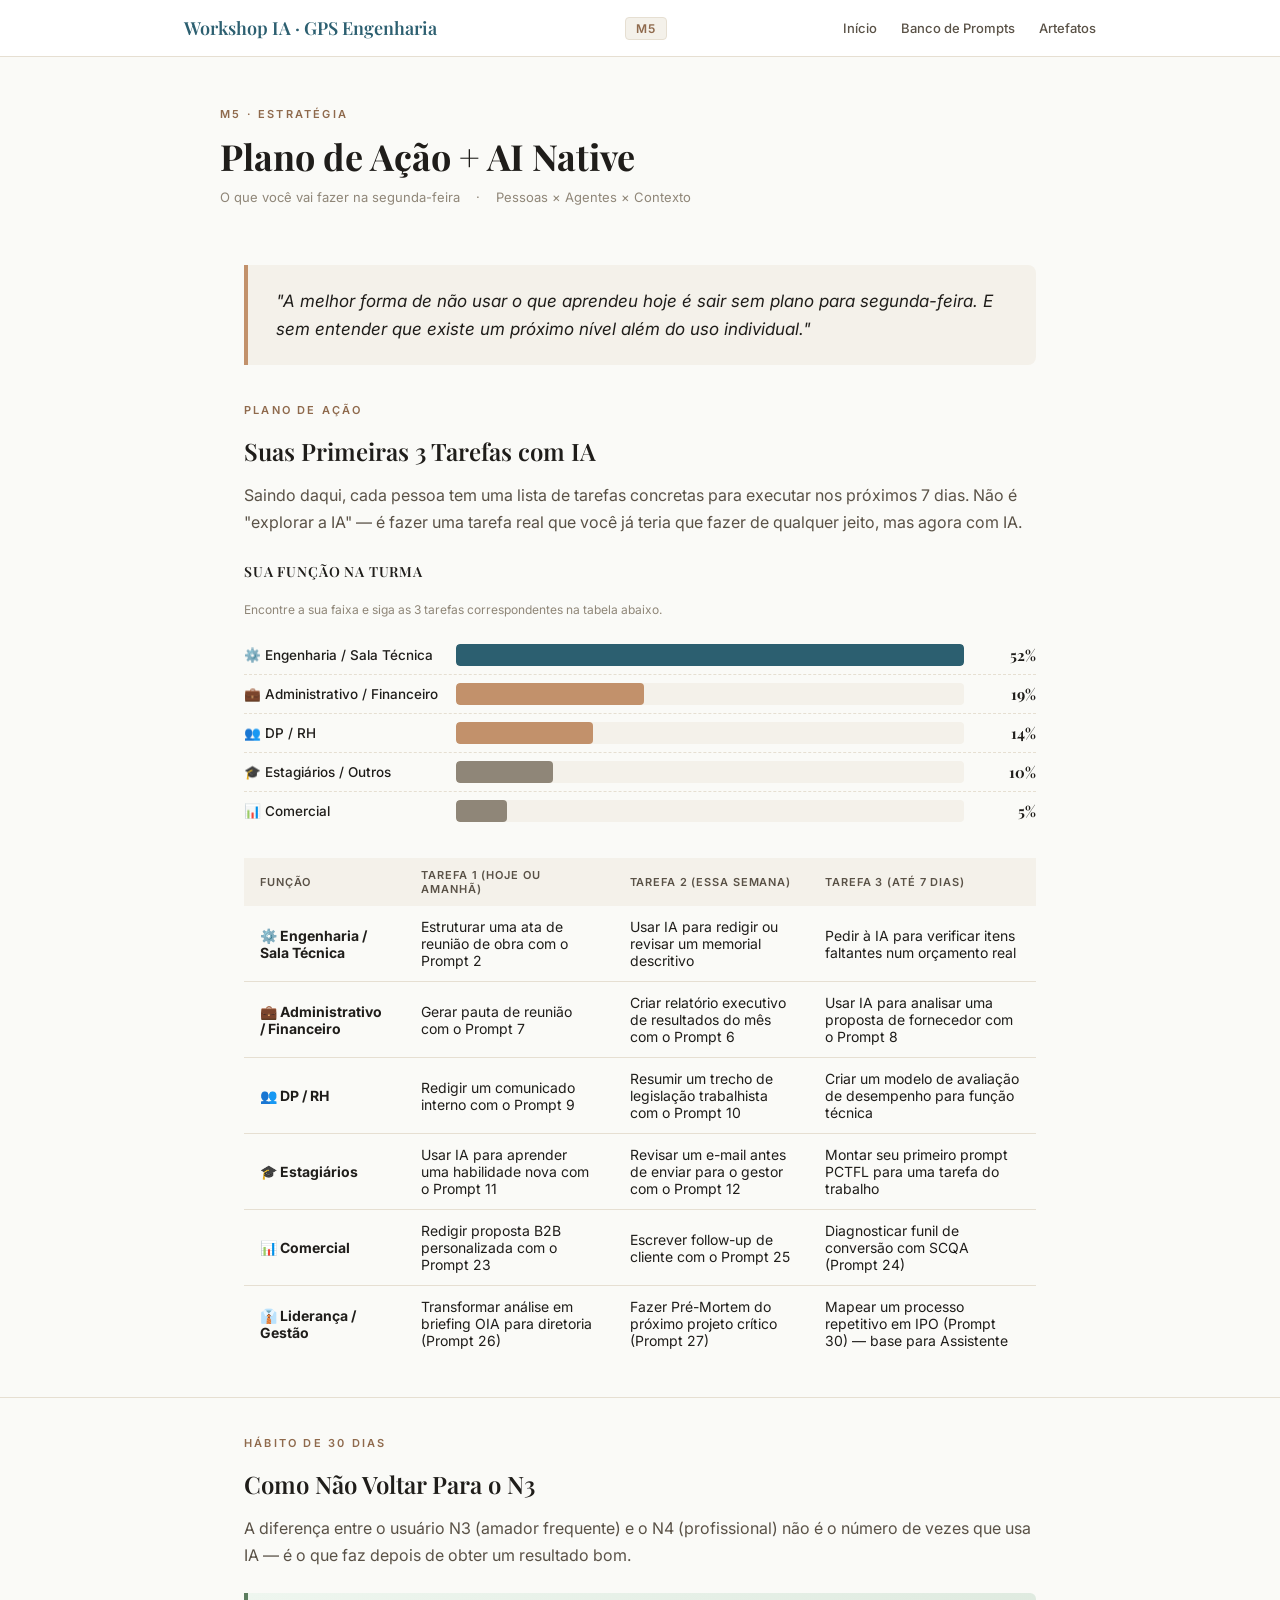
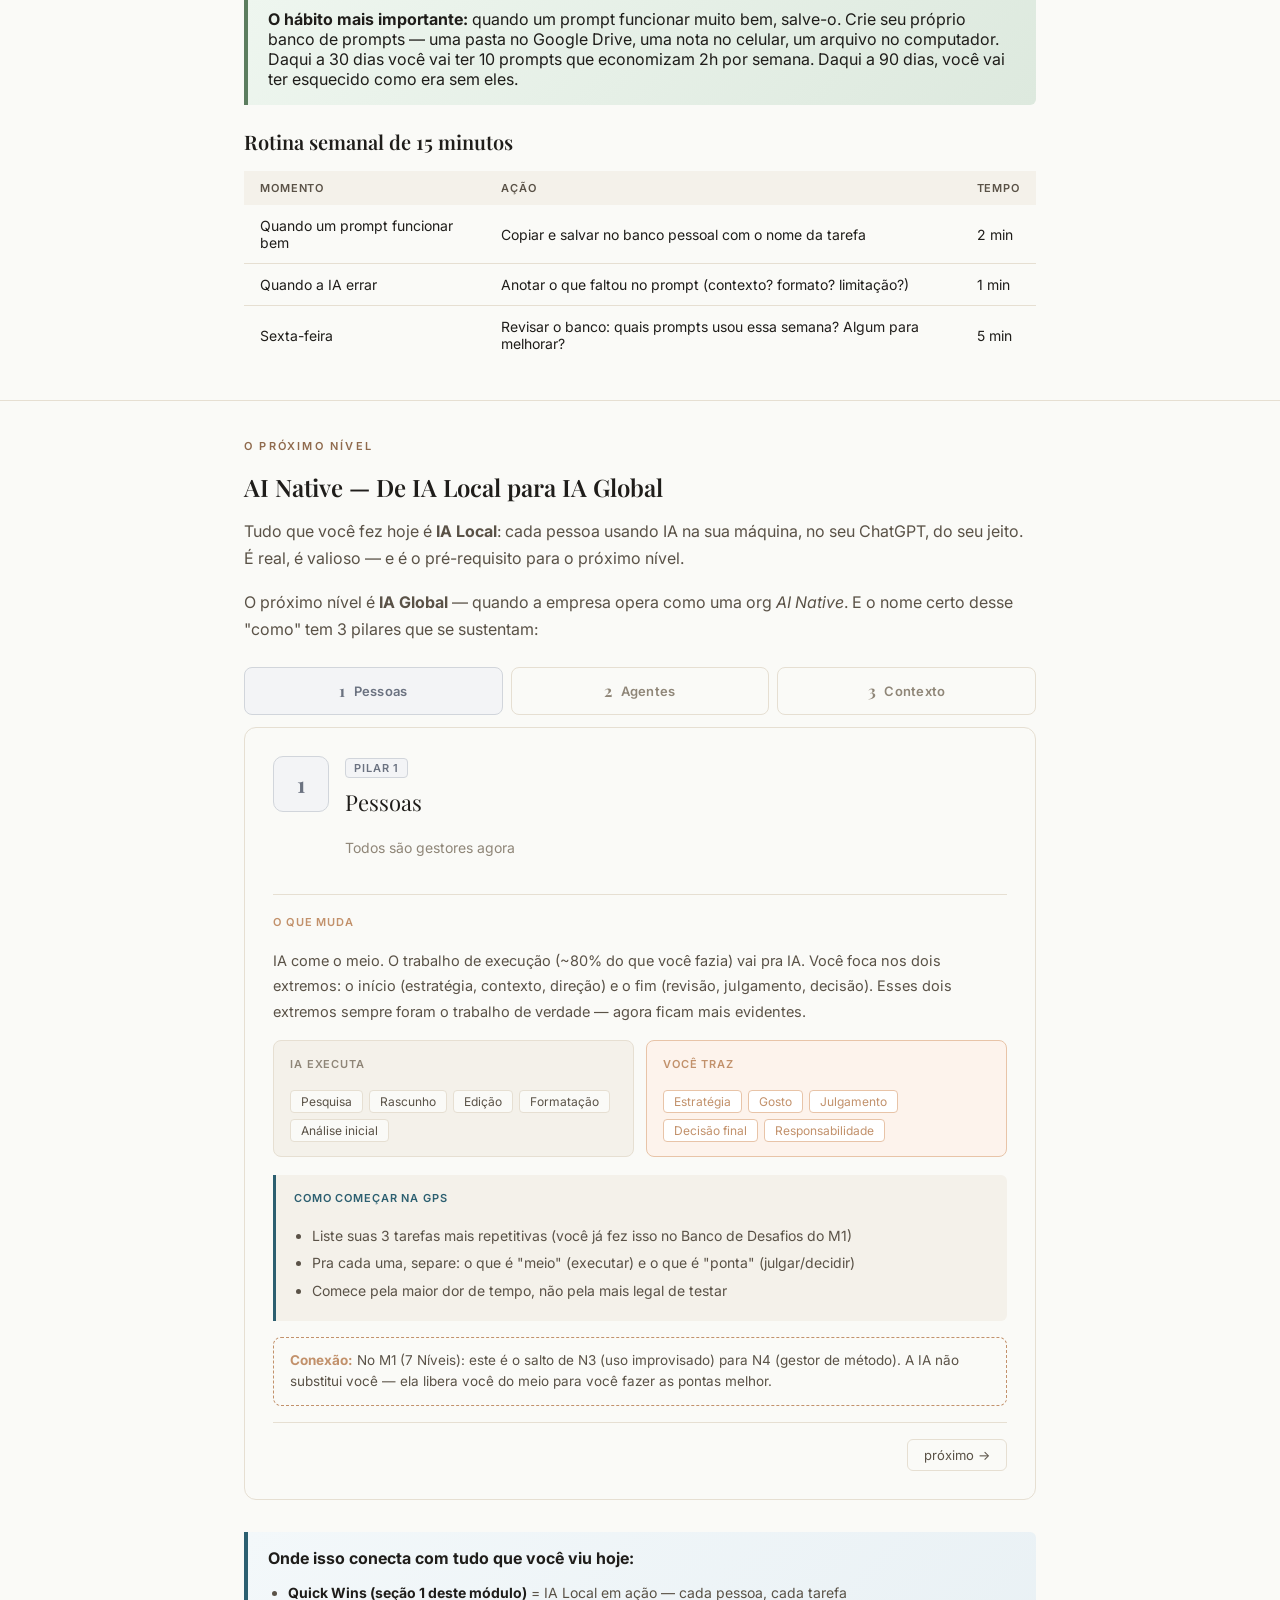
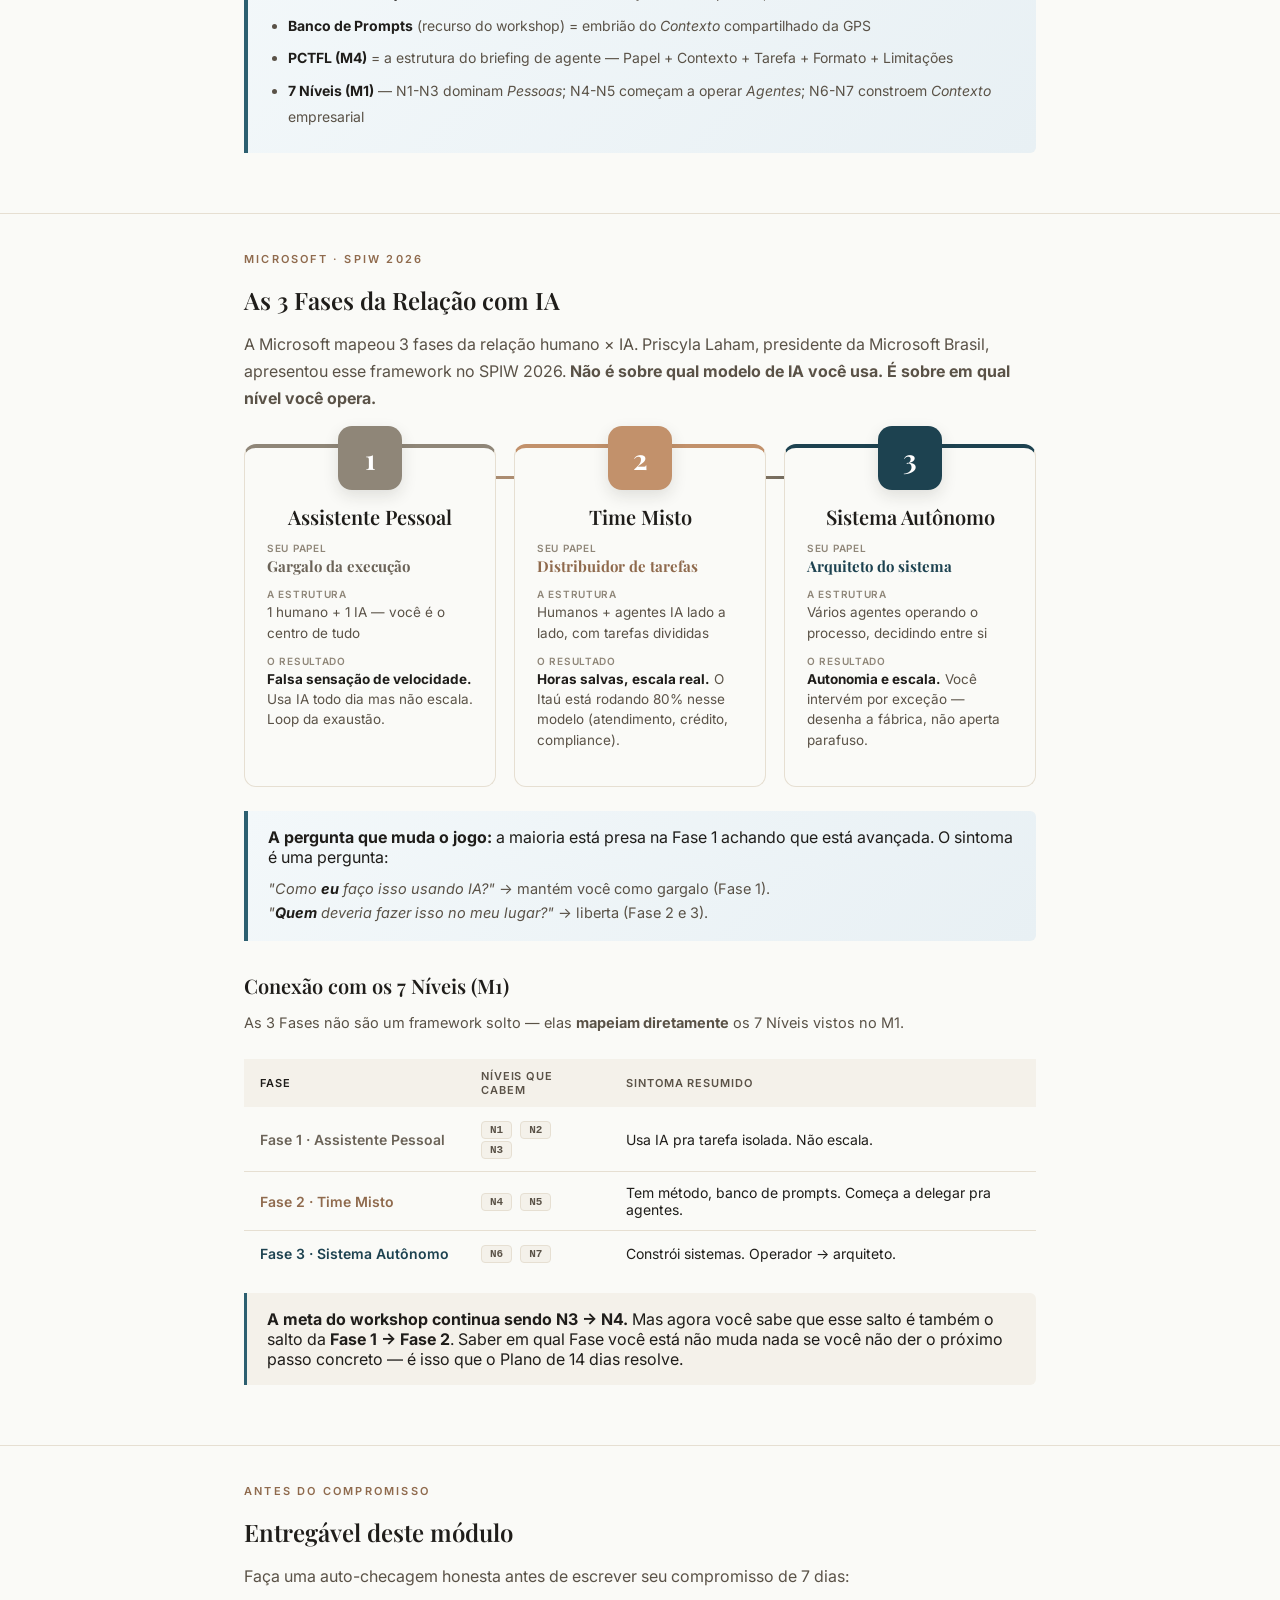
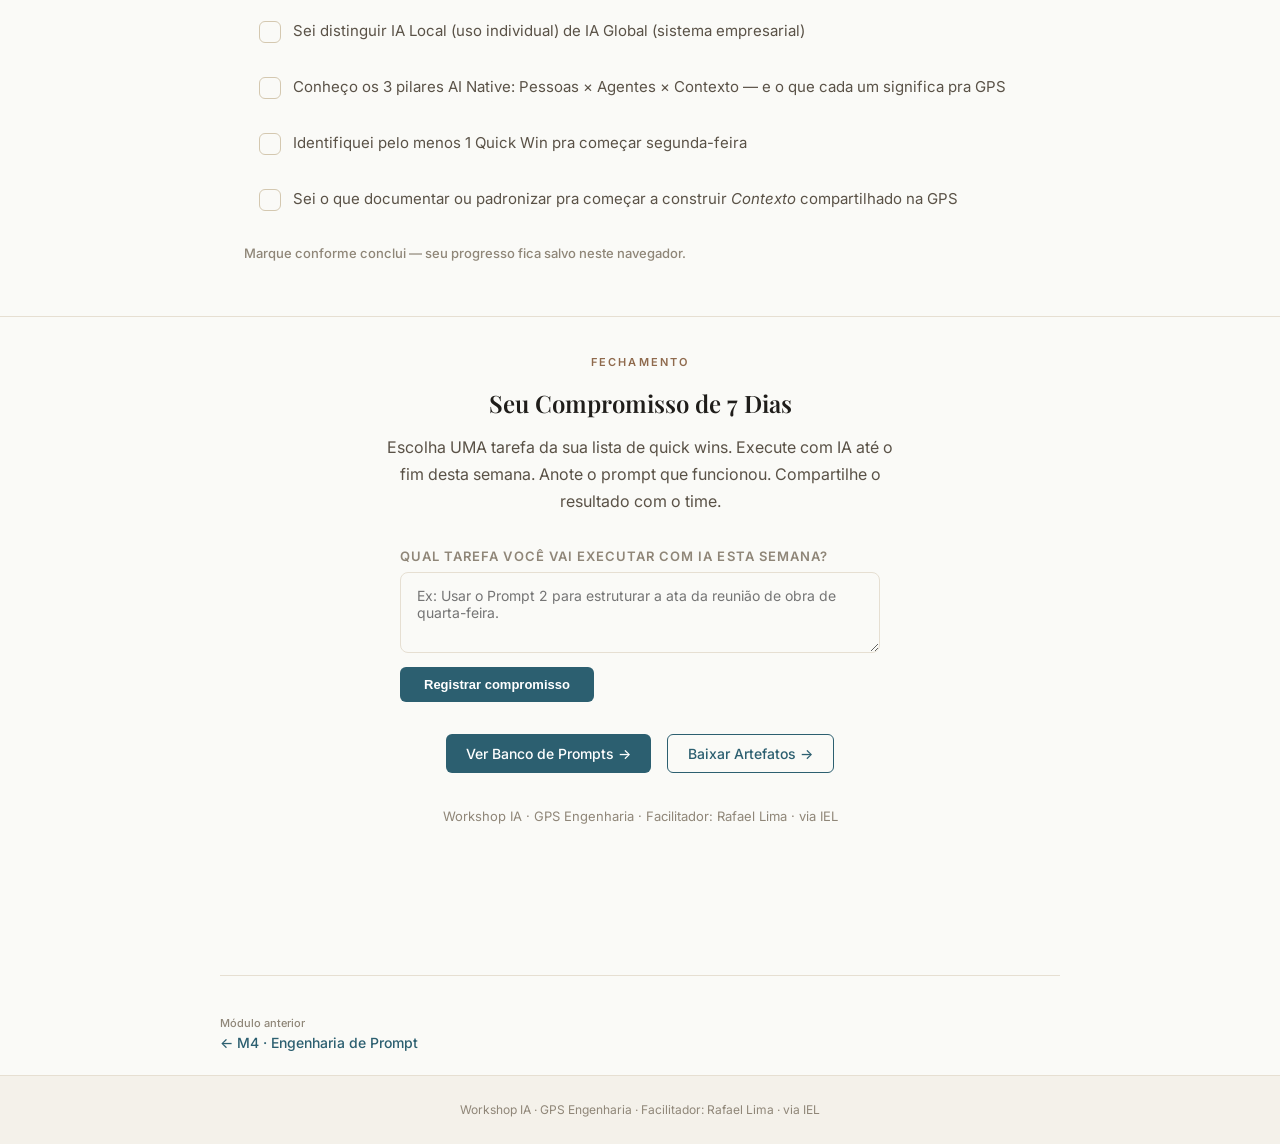
<file: m5/index.html>
<!DOCTYPE html>
<html lang="pt-BR">
<head>
  <meta charset="UTF-8">
  <meta name="viewport" content="width=device-width, initial-scale=1.0">
  <title>M5 · Plano de Ação + AI Native — Workshop IA · GPS Engenharia</title>
  <link rel="preconnect" href="https://fonts.googleapis.com">
  <link rel="preconnect" href="https://fonts.gstatic.com" crossorigin>
  <link href="https://fonts.googleapis.com/css2?family=Playfair+Display:wght@400;600;700&family=Inter:wght@400;500;600&display=swap" rel="stylesheet">
  <link rel="stylesheet" href="../assets/style.css">
  <style>
    /* === Componente AI Native (3 pilares) === */
    .ainative-component { margin-top: 24px; }
    .ainative-nav {
      display: flex; gap: 8px; margin-bottom: 12px; flex-wrap: wrap;
    }
    .ainative-nav button {
      flex: 1; min-width: 110px; height: 48px;
      border-radius: 8px; border: 1px solid var(--border);
      background: transparent; color: var(--ink-muted);
      font-size: 13px; font-weight: 600; letter-spacing: .02em;
      cursor: pointer; font-family: inherit; transition: all .12s;
      display: flex; align-items: center; justify-content: center; gap: 8px;
    }
    .ainative-nav button:hover { background: var(--bg-warm); color: var(--ink-soft); }
    .ainative-nav button .ai-num {
      font-family: 'Playfair Display', serif; font-size: 16px; font-weight: 700;
    }
    /* Cores dos pilares — ativo */
    .ainative-nav button.ai-p { background:#f3f4f6; color:#6b7280; border-color:#d1d5db; }
    .ainative-nav button.ai-a { background:#fdf3ec; color:#c2916b; border-color:#e8c4a8; }
    .ainative-nav button.ai-c { background:#eef4f6; color:#2c5f70; border-color:#b0cfd8; }

    /* Card */
    .ainative-card {
      background: var(--bg); border: 1px solid var(--border);
      border-radius: 12px; padding: 28px;
    }
    .ainative-card-head {
      display: flex; align-items: flex-start; gap: 16px; margin-bottom: 20px;
    }
    .ainative-badge {
      width: 56px; height: 56px; flex-shrink: 0; border-radius: 10px;
      display: flex; align-items: center; justify-content: center;
      font-size: 22px; font-weight: 700; font-family: 'Playfair Display', serif;
    }
    .ainative-badge.ai-p { background:#f3f4f6; color:#6b7280; border:1px solid #d1d5db; }
    .ainative-badge.ai-a { background:#fdf3ec; color:#c2916b; border:1px solid #e8c4a8; }
    .ainative-badge.ai-c { background:#eef4f6; color:#2c5f70; border:1px solid #b0cfd8; }

    .ainative-fase-tag {
      display: inline-block; font-size: 11px; font-weight: 600;
      text-transform: uppercase; letter-spacing: .08em;
      padding: 2px 8px; border-radius: 4px; margin-bottom: 6px;
    }
    .ainative-fase-tag.ai-p { background:#f3f4f6; color:#6b7280; border:1px solid #d1d5db; }
    .ainative-fase-tag.ai-a { background:#fdf3ec; color:#c2916b; border:1px solid #e8c4a8; }
    .ainative-fase-tag.ai-c { background:#eef4f6; color:#2c5f70; border:1px solid #b0cfd8; }

    .ainative-title {
      font-family: 'Playfair Display', serif;
      font-size: 22px; color: var(--ink); margin: 0 0 4px;
    }
    .ainative-tagline { font-size: 14px; color: var(--ink-muted); line-height: 1.5; margin: 0; }

    .ainative-sep { border: none; border-top: 1px solid var(--border); margin: 18px 0; }

    .ainative-lbl {
      font-size: 11px; font-weight: 600; text-transform: uppercase;
      letter-spacing: .08em; color: var(--accent-warm); margin: 0 0 8px;
    }
    .ainative-txt { font-size: 14.5px; color: var(--ink-soft); line-height: 1.75; margin-bottom: 16px; }
    .ainative-txt.em { color: var(--ink); }

    /* Visual 1 — Pessoas: duas colunas */
    .ainative-cols {
      display: grid; grid-template-columns: 1fr 1fr; gap: 12px; margin-bottom: 18px;
    }
    .ainative-col {
      background: var(--bg-warm); border: 1px solid var(--border);
      border-radius: 8px; padding: 14px 16px;
    }
    .ainative-col.highlight {
      background:#fdf3ec; border-color:#e8c4a8;
    }
    .ainative-col-lbl {
      font-size: 11px; font-weight: 600; text-transform: uppercase;
      letter-spacing: .08em; color: var(--ink-muted); margin-bottom: 8px;
    }
    .ainative-col.highlight .ainative-col-lbl { color:#c2916b; }
    .ainative-pills { display: flex; flex-wrap: wrap; gap: 6px; }
    .ainative-pill {
      font-size: 12px; padding: 3px 10px; border-radius: 4px;
      background: var(--bg); border: 1px solid var(--border); color: var(--ink-soft);
    }
    .ainative-col.highlight .ainative-pill {
      background:#fff; border-color:#e8c4a8; color:#c2916b;
    }

    /* Visual 2 — Agentes: 3 níveis */
    .ainative-niveis {
      display: grid; grid-template-columns: repeat(3, 1fr); gap: 10px; margin-bottom: 16px;
    }
    .ainative-nivel {
      background: var(--bg-warm); border: 1px solid var(--border);
      border-radius: 8px; padding: 14px;
    }
    .ainative-nivel.ai-c {
      background:#eef4f6; border-color:#b0cfd8;
    }
    .ainative-nivel-titulo {
      font-size: 13px; font-weight: 600; color: var(--ink); margin-bottom: 6px;
    }
    .ainative-nivel.ai-c .ainative-nivel-titulo { color:#2c5f70; }
    .ainative-nivel-desc { font-size: 12.5px; color: var(--ink-muted); line-height: 1.5; margin: 0; }

    .ainative-requisitos {
      display: flex; flex-wrap: wrap; gap: 6px; margin-bottom: 18px;
    }
    .ainative-req {
      font-size: 12px; padding: 4px 12px; border-radius: 4px;
      background:#fdf3ec; border: 1px solid #e8c4a8; color:#c2916b; font-weight: 500;
    }

    /* Visual 3 — Contexto: ciclo */
    .ainative-ciclo {
      display: flex; gap: 6px; flex-wrap: wrap; align-items: stretch; margin-bottom: 18px;
    }
    .ainative-passo {
      flex: 1; min-width: 100px;
      background:#eef4f6; border: 1px solid #b0cfd8; border-radius: 8px;
      padding: 12px 10px; text-align: center;
    }
    .ainative-passo-icone { font-size: 22px; margin-bottom: 4px; }
    .ainative-passo-titulo {
      font-size: 12.5px; font-weight: 600; color:#2c5f70; margin-bottom: 4px;
    }
    .ainative-passo-desc { font-size: 11px; color: var(--ink-muted); line-height: 1.4; margin: 0; }
    .ainative-seta {
      display: flex; align-items: center; font-size: 14px; color: var(--ink-muted);
    }

    /* Ações concretas */
    .ainative-acoes {
      background: var(--bg-warm); border-left: 3px solid var(--accent);
      border-radius: 0 6px 6px 0; padding: 14px 18px; margin-bottom: 16px;
    }
    .ainative-acoes-lbl {
      font-size: 11px; font-weight: 600; text-transform: uppercase;
      letter-spacing: .08em; color: var(--accent); margin-bottom: 8px;
    }
    .ainative-acoes ul {
      margin: 0; padding-left: 18px;
      font-size: 14px; line-height: 1.7; color: var(--ink-soft);
    }
    .ainative-acoes li { margin-bottom: 4px; }

    /* Conexão */
    .ainative-conexao {
      background:#fafaf7; border: 1px dashed #c2916b;
      border-radius: 8px; padding: 12px 16px; font-size: 13.5px;
      color: var(--ink-soft); line-height: 1.6;
    }
    .ainative-conexao strong { color:#c2916b; }

    /* Rodapé */
    .ainative-foot {
      display: flex; justify-content: flex-end; gap: 8px;
      padding-top: 16px; margin-top: 16px; border-top: 1px solid var(--border);
    }
    .ainative-foot-btn {
      padding: 7px 16px; font-size: 13px; cursor: pointer;
      font-family: inherit; background: transparent;
      border: 1px solid var(--border); border-radius: 6px;
      color: var(--ink-soft); transition: all .12s;
    }
    .ainative-foot-btn:hover { background: var(--bg-warm); color: var(--ink); }
    .ainative-foot-btn:disabled { opacity: .35; cursor: not-allowed; }

    /* Mobile */
    @media (max-width: 640px) {
      .ainative-cols, .ainative-niveis { grid-template-columns: 1fr; }
      .ainative-ciclo { flex-direction: column; }
      .ainative-seta { transform: rotate(90deg); justify-content: center; }
    }
  </style>
</head>
<body>

  <!-- Topbar -->
  <header class="topbar">
    <div class="topbar-inner">
      <a href="../index.html" class="topbar-logo">Workshop IA · GPS Engenharia</a>
      <nav class="topbar-nav">
        <a href="../index.html">Início</a>
        <a href="../banco-de-prompts/index.html">Banco de Prompts</a>
        <a href="../artefatos/index.html">Artefatos</a>
      </nav>
    </div>
  </header>

  <!-- Header do módulo -->
  <div class="module-header site-container">
    <p class="eyebrow">M5 · Estratégia</p>
    <h1>Plano de Ação + AI Native</h1>
    <div class="module-header-meta">
      <span>O que você vai fazer na segunda-feira</span>
      <span>·</span>
      <span>Pessoas × Agentes × Contexto</span>
    </div>
  </div>

  <!-- Frase de abertura -->
  <section class="reveal" style="padding: 28px 0 0">
    <div class="site-container">
      <blockquote style="margin: 0; padding: 22px 28px; background: var(--bg-warm); border-left: 4px solid var(--accent-warm); border-radius: 0 8px 8px 0; font-size: 17px; font-style: italic; line-height: 1.65; color: var(--ink)">
        "A melhor forma de não usar o que aprendeu hoje é sair sem plano para segunda-feira. E sem entender que existe um próximo nível além do uso individual."
      </blockquote>
    </div>
  </section>

  <!-- Seção 1 — Quick wins por função -->
  <section class="section content-section reveal">
    <div class="site-container">
      <p class="eyebrow">Plano de ação</p>
      <h2>Suas Primeiras 3 Tarefas com IA</h2>
      <p>
        Saindo daqui, cada pessoa tem uma lista de tarefas concretas para executar
        nos próximos 7 dias. Não é "explorar a IA" — é fazer uma tarefa real que você
        já teria que fazer de qualquer jeito, mas agora com IA.
      </p>

      <div class="hbar-graph" style="margin:24px 0 28px">
        <p class="hbar-graph-title">Sua função na turma</p>
        <p class="hbar-graph-source">Encontre a sua faixa e siga as 3 tarefas correspondentes na tabela abaixo.</p>
        <div class="hbar-row">
          <span class="hbar-label">⚙️ Engenharia / Sala Técnica</span>
          <div class="hbar-track"><div class="hbar-fill" style="width:100%"></div></div>
          <span class="hbar-pct">52%</span>
        </div>
        <div class="hbar-row">
          <span class="hbar-label">💼 Administrativo / Financeiro</span>
          <div class="hbar-track"><div class="hbar-fill warn" style="width:37%"></div></div>
          <span class="hbar-pct">19%</span>
        </div>
        <div class="hbar-row">
          <span class="hbar-label">👥 DP / RH</span>
          <div class="hbar-track"><div class="hbar-fill warn" style="width:27%"></div></div>
          <span class="hbar-pct">14%</span>
        </div>
        <div class="hbar-row">
          <span class="hbar-label">🎓 Estagiários / Outros</span>
          <div class="hbar-track"><div class="hbar-fill muted" style="width:19%"></div></div>
          <span class="hbar-pct">10%</span>
        </div>
        <div class="hbar-row">
          <span class="hbar-label">📊 Comercial</span>
          <div class="hbar-track"><div class="hbar-fill muted" style="width:10%"></div></div>
          <span class="hbar-pct">5%</span>
        </div>
      </div>

      <table>
        <thead>
          <tr>
            <th>Função</th>
            <th>Tarefa 1 (hoje ou amanhã)</th>
            <th>Tarefa 2 (essa semana)</th>
            <th>Tarefa 3 (até 7 dias)</th>
          </tr>
        </thead>
        <tbody>
          <tr>
            <td><strong>⚙️ Engenharia / Sala Técnica</strong></td>
            <td>Estruturar uma ata de reunião de obra com o Prompt 2</td>
            <td>Usar IA para redigir ou revisar um memorial descritivo</td>
            <td>Pedir à IA para verificar itens faltantes num orçamento real</td>
          </tr>
          <tr>
            <td><strong>💼 Administrativo / Financeiro</strong></td>
            <td>Gerar pauta de reunião com o Prompt 7</td>
            <td>Criar relatório executivo de resultados do mês com o Prompt 6</td>
            <td>Usar IA para analisar uma proposta de fornecedor com o Prompt 8</td>
          </tr>
          <tr>
            <td><strong>👥 DP / RH</strong></td>
            <td>Redigir um comunicado interno com o Prompt 9</td>
            <td>Resumir um trecho de legislação trabalhista com o Prompt 10</td>
            <td>Criar um modelo de avaliação de desempenho para função técnica</td>
          </tr>
          <tr>
            <td><strong>🎓 Estagiários</strong></td>
            <td>Usar IA para aprender uma habilidade nova com o Prompt 11</td>
            <td>Revisar um e-mail antes de enviar para o gestor com o Prompt 12</td>
            <td>Montar seu primeiro prompt PCTFL para uma tarefa do trabalho</td>
          </tr>
          <tr>
            <td><strong>📊 Comercial</strong></td>
            <td>Redigir proposta B2B personalizada com o Prompt 23</td>
            <td>Escrever follow-up de cliente com o Prompt 25</td>
            <td>Diagnosticar funil de conversão com SCQA (Prompt 24)</td>
          </tr>
          <tr>
            <td><strong>👔 Liderança / Gestão</strong></td>
            <td>Transformar análise em briefing OIA para diretoria (Prompt 26)</td>
            <td>Fazer Pré-Mortem do próximo projeto crítico (Prompt 27)</td>
            <td>Mapear um processo repetitivo em IPO (Prompt 30) — base para Assistente</td>
          </tr>
        </tbody>
      </table>
    </div>
  </section>

  <!-- Seção 2 — Banco de prompts como rotina -->
  <section class="section content-section reveal">
    <div class="site-container">
      <p class="eyebrow">Hábito de 30 dias</p>
      <h2>Como Não Voltar Para o N3</h2>
      <p>
        A diferença entre o usuário N3 (amador frequente) e o N4 (profissional) não
        é o número de vezes que usa IA — é o que faz depois de obter um resultado bom.
      </p>

      <div class="callout success">
        <strong>O hábito mais importante:</strong> quando um prompt funcionar muito bem,
        salve-o. Crie seu próprio banco de prompts — uma pasta no Google Drive, uma nota
        no celular, um arquivo no computador. Daqui a 30 dias você vai ter 10 prompts
        que economizam 2h por semana. Daqui a 90 dias, você vai ter esquecido como era
        sem eles.
      </div>

      <h3>Rotina semanal de 15 minutos</h3>
      <table style="margin-top:16px">
        <thead>
          <tr>
            <th>Momento</th>
            <th>Ação</th>
            <th>Tempo</th>
          </tr>
        </thead>
        <tbody>
          <tr>
            <td>Quando um prompt funcionar bem</td>
            <td>Copiar e salvar no banco pessoal com o nome da tarefa</td>
            <td>2 min</td>
          </tr>
          <tr>
            <td>Quando a IA errar</td>
            <td>Anotar o que faltou no prompt (contexto? formato? limitação?)</td>
            <td>1 min</td>
          </tr>
          <tr>
            <td>Sexta-feira</td>
            <td>Revisar o banco: quais prompts usou essa semana? Algum para melhorar?</td>
            <td>5 min</td>
          </tr>
        </tbody>
      </table>
    </div>
  </section>

  <!-- Seção 3 — AI Native: O Próximo Nível (componente interativo) -->
  <section class="section content-section reveal">
    <div class="site-container">
      <p class="eyebrow">O próximo nível</p>
      <h2>AI Native — De IA Local para IA Global</h2>

      <p>
        Tudo que você fez hoje é <strong>IA Local</strong>: cada pessoa usando IA na sua máquina,
        no seu ChatGPT, do seu jeito. É real, é valioso — e é o pré-requisito para o próximo nível.
      </p>
      <p>
        O próximo nível é <strong>IA Global</strong> — quando a empresa opera como uma org
        <em>AI Native</em>. E o nome certo desse "como" tem 3 pilares que se sustentam:
      </p>

      <div class="ainative-component">
        <nav class="ainative-nav" id="ainativeNav" aria-label="Selecione um pilar"></nav>
        <div class="ainative-card" id="ainativeCard"></div>
      </div>

      <div class="callout cool" style="margin-top:32px">
        <strong>Onde isso conecta com tudo que você viu hoje:</strong>
        <ul style="margin-top:12px; font-size:14px; line-height:1.9; color:var(--ink-soft); padding-left:20px; margin-bottom:0">
          <li><strong>Quick Wins (seção 1 deste módulo)</strong> = IA Local em ação — cada pessoa, cada tarefa</li>
          <li><strong>Banco de Prompts</strong> (recurso do workshop) = embrião do <em>Contexto</em> compartilhado da GPS</li>
          <li><strong>PCTFL (M4)</strong> = a estrutura do briefing de agente — Papel + Contexto + Tarefa + Formato + Limitações</li>
          <li><strong>7 Níveis (M1)</strong> — N1-N3 dominam <em>Pessoas</em>; N4-N5 começam a operar <em>Agentes</em>; N6-N7 constroem <em>Contexto</em> empresarial</li>
        </ul>
      </div>
    </div>
  </section>

  <!-- Seção — As 3 Fases da Relação com IA (Frente C — Microsoft / Priscyla Laham SPIW 2026) -->
  <section class="section content-section reveal">
    <div class="site-container">
      <p class="eyebrow">Microsoft · SPIW 2026</p>
      <h2>As 3 Fases da Relação com IA</h2>
      <p>
        A Microsoft mapeou 3 fases da relação humano × IA. Priscyla Laham, presidente da
        Microsoft Brasil, apresentou esse framework no SPIW 2026.
        <strong>Não é sobre qual modelo de IA você usa. É sobre em qual nível você opera.</strong>
      </p>

      <div class="fases-timeline">
        <div class="fase-card f1">
          <div class="fase-num">1</div>
          <h3 class="fase-nome">Assistente Pessoal</h3>
          <div class="fase-row">
            <span class="fase-row-lbl">Seu papel</span>
            <span class="fase-papel">Gargalo da execução</span>
          </div>
          <div class="fase-row">
            <span class="fase-row-lbl">A estrutura</span>
            <span class="fase-row-val">1 humano + 1 IA — você é o centro de tudo</span>
          </div>
          <div class="fase-row">
            <span class="fase-row-lbl">O resultado</span>
            <span class="fase-row-val"><strong>Falsa sensação de velocidade.</strong> Usa IA todo dia mas não escala. Loop da exaustão.</span>
          </div>
        </div>

        <div class="fase-card f2">
          <div class="fase-num">2</div>
          <h3 class="fase-nome">Time Misto</h3>
          <div class="fase-row">
            <span class="fase-row-lbl">Seu papel</span>
            <span class="fase-papel">Distribuidor de tarefas</span>
          </div>
          <div class="fase-row">
            <span class="fase-row-lbl">A estrutura</span>
            <span class="fase-row-val">Humanos + agentes IA lado a lado, com tarefas divididas</span>
          </div>
          <div class="fase-row">
            <span class="fase-row-lbl">O resultado</span>
            <span class="fase-row-val"><strong>Horas salvas, escala real.</strong> O Itaú está rodando 80% nesse modelo (atendimento, crédito, compliance).</span>
          </div>
        </div>

        <div class="fase-card f3">
          <div class="fase-num">3</div>
          <h3 class="fase-nome">Sistema Autônomo</h3>
          <div class="fase-row">
            <span class="fase-row-lbl">Seu papel</span>
            <span class="fase-papel">Arquiteto do sistema</span>
          </div>
          <div class="fase-row">
            <span class="fase-row-lbl">A estrutura</span>
            <span class="fase-row-val">Vários agentes operando o processo, decidindo entre si</span>
          </div>
          <div class="fase-row">
            <span class="fase-row-lbl">O resultado</span>
            <span class="fase-row-val"><strong>Autonomia e escala.</strong> Você intervém por exceção — desenha a fábrica, não aperta parafuso.</span>
          </div>
        </div>
      </div>

      <div class="callout cool" style="margin-top:24px">
        <strong>A pergunta que muda o jogo:</strong> a maioria está presa na Fase 1 achando que está avançada. O sintoma é uma pergunta:
        <p style="margin:10px 0 0; font-size:14.5px; line-height:1.65; color:var(--ink-soft)">
          <em>"Como <strong>eu</strong> faço isso usando IA?"</em> → mantém você como gargalo (Fase 1).<br>
          <em>"<strong>Quem</strong> deveria fazer isso no meu lugar?"</em> → liberta (Fase 2 e 3).
        </p>
      </div>

      <h3 style="margin-top:32px">Conexão com os 7 Níveis (M1)</h3>
      <p style="font-size:14.5px; color:var(--ink-soft); margin:0 0 14px">
        As 3 Fases não são um framework solto — elas <strong>mapeiam diretamente</strong> os 7 Níveis vistos no M1.
      </p>
      <table class="fases-x-niveis">
        <thead>
          <tr>
            <th>Fase</th>
            <th>Níveis que cabem</th>
            <th>Sintoma resumido</th>
          </tr>
        </thead>
        <tbody>
          <tr>
            <td>Fase 1 · Assistente Pessoal</td>
            <td>
              <span class="niveis-pill">N1</span>
              <span class="niveis-pill">N2</span>
              <span class="niveis-pill">N3</span>
            </td>
            <td>Usa IA pra tarefa isolada. Não escala.</td>
          </tr>
          <tr>
            <td>Fase 2 · Time Misto</td>
            <td>
              <span class="niveis-pill">N4</span>
              <span class="niveis-pill">N5</span>
            </td>
            <td>Tem método, banco de prompts. Começa a delegar pra agentes.</td>
          </tr>
          <tr>
            <td>Fase 3 · Sistema Autônomo</td>
            <td>
              <span class="niveis-pill">N6</span>
              <span class="niveis-pill">N7</span>
            </td>
            <td>Constrói sistemas. Operador → arquiteto.</td>
          </tr>
        </tbody>
      </table>

      <div class="callout" style="margin-top:18px">
        <strong>A meta do workshop continua sendo N3 → N4.</strong> Mas agora você sabe que esse salto é também o salto da <strong>Fase 1 → Fase 2</strong>. Saber em qual Fase você está não muda nada se você não der o próximo passo concreto — é isso que o Plano de 14 dias resolve.
      </div>
    </div>
  </section>

  <!-- Seção — Entregável do módulo -->
  <section class="section content-section reveal">
    <div class="site-container">
      <p class="eyebrow">Antes do compromisso</p>
      <h2>Entregável deste módulo</h2>
      <p>Faça uma auto-checagem honesta antes de escrever seu compromisso de 7 dias:</p>

      <ul class="entregavel-list">
        <li data-entregavel="1"><span class="entregavel-checkbox"></span><span class="entregavel-text">Sei distinguir IA Local (uso individual) de IA Global (sistema empresarial)</span></li>
        <li data-entregavel="2"><span class="entregavel-checkbox"></span><span class="entregavel-text">Conheço os 3 pilares AI Native: Pessoas × Agentes × Contexto — e o que cada um significa pra GPS</span></li>
        <li data-entregavel="3"><span class="entregavel-checkbox"></span><span class="entregavel-text">Identifiquei pelo menos 1 Quick Win pra começar segunda-feira</span></li>
        <li data-entregavel="4"><span class="entregavel-checkbox"></span><span class="entregavel-text">Sei o que documentar ou padronizar pra começar a construir <em>Contexto</em> compartilhado na GPS</span></li>
      </ul>
      <p class="entregavel-progress">Marque conforme conclui — seu progresso fica salvo neste navegador.</p>
    </div>
  </section>

  <!-- Seção 5 — Compromisso -->
  <section class="section content-section reveal">
    <div class="site-container" style="text-align:center; padding-bottom:48px">
      <p class="eyebrow">Fechamento</p>
      <h2>Seu Compromisso de 7 Dias</h2>
      <p style="max-width:520px; margin:0 auto 32px; font-size:16px; color:var(--ink-soft)">
        Escolha UMA tarefa da sua lista de quick wins. Execute com IA até o fim desta semana.
        Anote o prompt que funcionou. Compartilhe o resultado com o time.
      </p>

      <div style="max-width:480px; margin:0 auto 32px; text-align:left">
        <label style="display:block; font-size:13px; font-weight:600;
               text-transform:uppercase; letter-spacing:.08em;
               color:var(--ink-muted); margin-bottom:8px">
          Qual tarefa você vai executar com IA esta semana?
        </label>
        <textarea id="compromissoTexto"
          placeholder="Ex: Usar o Prompt 2 para estruturar a ata da reunião de obra de quarta-feira."
          rows="3"
          style="width:100%; box-sizing:border-box; padding:14px 16px;
                 border:1.5px solid var(--border); border-radius:8px;
                 background:var(--bg); font-family:inherit; font-size:14px;
                 color:var(--ink); resize:vertical; outline:none;
                 transition:border-color .2s;"></textarea>
        <button id="registrarCompromisso"
          style="margin-top:10px; padding:10px 24px; background:var(--accent);
                 color:#fff; border:none; border-radius:6px; font-size:13px;
                 font-weight:600; cursor:pointer; transition:opacity .2s;">
          Registrar compromisso
        </button>
        <p id="compromissoConfirm" style="display:none; margin-top:10px;
           font-size:14px; color:var(--accent); font-weight:500;">
          ✓ Compromisso anotado. Guarde esse texto — ele é o seu ponto de partida.
        </p>
      </div>

      <div style="display:flex; gap:16px; justify-content:center; flex-wrap:wrap; margin-bottom:32px">
        <a href="../banco-de-prompts/index.html" class="btn">
          Ver Banco de Prompts →
        </a>
        <a href="../artefatos/index.html" class="btn btn-outline">
          Baixar Artefatos →
        </a>
      </div>

      <p style="font-size:13px; color:var(--ink-muted)">
        Workshop IA · GPS Engenharia · Facilitador: Rafael Lima · via IEL
      </p>
    </div>
  </section>

  <!-- Navegação (módulo final — sem próximo) -->
  <nav class="module-nav site-container">
    <a href="../m4/index.html">
      <span class="module-nav-label">Módulo anterior</span>
      ← M4 · Engenharia de Prompt
    </a>
    <div></div><!-- placeholder para manter alinhamento -->
  </nav>

  <!-- Footer -->
  <footer>
    <p>Workshop IA · GPS Engenharia · Facilitador: Rafael Lima · via IEL</p>
  </footer>

  <script src="../assets/script.js"></script>
  <script>
    var aiNative = [
      {
        id:'pessoas', abbr:'1', paleta:'p',
        fase:'Pilar 1', titulo:'Pessoas',
        tagline:'Todos são gestores agora',
        oQueMuda:'IA come o meio. O trabalho de execução (~80% do que você fazia) vai pra IA. Você foca nos dois extremos: o início (estratégia, contexto, direção) e o fim (revisão, julgamento, decisão). Esses dois extremos sempre foram o trabalho de verdade — agora ficam mais evidentes.',
        visual:'colunas',
        visualDados:{
          ia:['Pesquisa','Rascunho','Edição','Formatação','Análise inicial'],
          voce:['Estratégia','Gosto','Julgamento','Decisão final','Responsabilidade']
        },
        acoes:[
          'Liste suas 3 tarefas mais repetitivas (você já fez isso no Banco de Desafios do M1)',
          'Pra cada uma, separe: o que é "meio" (executar) e o que é "ponta" (julgar/decidir)',
          'Comece pela maior dor de tempo, não pela mais legal de testar'
        ],
        conexao:'No M1 (7 Níveis): este é o salto de N3 (uso improvisado) para N4 (gestor de método). A IA não substitui você — ela libera você do meio para você fazer as pontas melhor.'
      },
      {
        id:'agentes', abbr:'2', paleta:'a',
        fase:'Pilar 2', titulo:'Agentes',
        tagline:'Modelos usando ferramentas em loop',
        oQueMuda:'Existem 3 níveis de autonomia de agente. Você não precisa pular pro último — precisa saber qual nível serve cada tarefa. E aprender a configurar um agente é literalmente o mesmo que aprender PCTFL.',
        visual:'niveis',
        visualDados:{
          niveis:[
            {titulo:'Curioso', desc:'Só chat. Pergunta, responde, fecha aba. Maioria está aqui.'},
            {titulo:'Assistido', desc:'Agente roda, você aprova cada passo antes do próximo.'},
            {titulo:'Autônomo', desc:'Roda dias sem supervisão. Você recebe resultado pronto pra revisar.'}
          ],
          requisitos:['Objetivo claro','Skills','Ferramentas','Contexto']
        },
        acoes:[
          'Crie 1 assistente persistente — ChatGPT Custom GPT ou Claude Project com instruções padrão GPS',
          'Use como base os prompts do M4 — vira um agente que "lembra" o que você ensinou',
          'Compartilhe com 1 colega pra validar antes de espalhar pro time'
        ],
        conexao:'O PCTFL do M4 (Papel · Contexto · Tarefa · Formato · Limitações) é exatamente o briefing de agente. Você não aprendeu prompt hoje — aprendeu a configurar funcionário digital.'
      },
      {
        id:'contexto', abbr:'3', paleta:'c',
        fase:'Pilar 3', titulo:'Contexto',
        tagline:'O cérebro legível da sua empresa',
        oQueMuda:'Hoje na GPS, o conhecimento valioso está espalhado: na cabeça do engenheiro, em DMs do WhatsApp, em e-mails antigos, em pastas que ninguém abre. Contexto é organizar isso de um jeito que humano E IA conseguem ler — pastas claras, decisões documentadas, padrões salvos.',
        visual:'ciclo',
        visualDados:{
          passos:[
            {icone:'⬇', titulo:'Capturar', desc:'Reuniões, e-mails, anotações'},
            {icone:'⚙', titulo:'Curar', desc:'Limpar, organizar, marcar'},
            {icone:'📁', titulo:'Armazenar', desc:'Pastas + arquivos legíveis'},
            {icone:'▶', titulo:'Executar', desc:'Agentes usam o contexto'},
            {icone:'📊', titulo:'Sinal', desc:'Resultado volta pro sistema'}
          ]
        },
        acoes:[
          'Gravar reuniões técnicas — toda reunião de obra, alinhamento ou projeto. Google Meet, Teams ou celular',
          'Documentar decisões por escrito — nada de "ficou combinado por WhatsApp"',
          'Padronizar 1 documento (ata, memorial, relatório) — toda equipe usa o mesmo modelo',
          'Banco de prompts compartilhado — o que você criou hoje vira ativo do time, não só seu'
        ],
        conexao:'"A velocidade da empresa é a velocidade da informação mais lenta." Se a decisão ficou só na cabeça ou num DM, ela não existe pro time. O Banco de Prompts GPS que você tem acesso hoje é o embrião desse Contexto compartilhado.'
      }
    ];

    var curAi = 0; /* abre em Pessoas */

    function buildAiNativeNav() {
      var nav = document.getElementById('ainativeNav');
      nav.innerHTML = '';
      aiNative.forEach(function(p, i) {
        var btn = document.createElement('button');
        btn.innerHTML = '<span class="ai-num">' + p.abbr + '</span> ' + p.titulo;
        btn.setAttribute('aria-selected', i === curAi ? 'true' : 'false');
        if (i === curAi) btn.className = 'ai-' + p.paleta;
        btn.addEventListener('click', function() {
          curAi = i; buildAiNativeNav(); buildAiNativeCard();
        });
        nav.appendChild(btn);
      });
    }

    function renderVisualColunas(dados) {
      var ia = dados.ia.map(function(t) {
        return '<span class="ainative-pill">' + t + '</span>';
      }).join('');
      var voce = dados.voce.map(function(t) {
        return '<span class="ainative-pill">' + t + '</span>';
      }).join('');
      return '<div class="ainative-cols">'
        + '<div class="ainative-col">'
          + '<p class="ainative-col-lbl">IA executa</p>'
          + '<div class="ainative-pills">' + ia + '</div>'
        + '</div>'
        + '<div class="ainative-col highlight">'
          + '<p class="ainative-col-lbl">Você traz</p>'
          + '<div class="ainative-pills">' + voce + '</div>'
        + '</div>'
      + '</div>';
    }

    function renderVisualNiveis(dados) {
      var niveis = dados.niveis.map(function(n, i) {
        var cls = i === 2 ? 'ainative-nivel ai-c' : 'ainative-nivel';
        return '<div class="' + cls + '">'
          + '<p class="ainative-nivel-titulo">' + n.titulo + '</p>'
          + '<p class="ainative-nivel-desc">' + n.desc + '</p>'
        + '</div>';
      }).join('');
      var reqs = dados.requisitos.map(function(r) {
        return '<span class="ainative-req">' + r + '</span>';
      }).join('');
      return '<p class="ainative-lbl">Os 3 níveis de autonomia</p>'
        + '<div class="ainative-niveis">' + niveis + '</div>'
        + '<p class="ainative-lbl">Pra ser autônomo, o agente precisa de</p>'
        + '<div class="ainative-requisitos">' + reqs + '</div>';
    }

    function renderVisualCiclo(dados) {
      var passos = dados.passos.map(function(p, i) {
        var seta = i > 0 ? '<div class="ainative-seta">→</div>' : '';
        return seta + '<div class="ainative-passo">'
          + '<div class="ainative-passo-icone">' + p.icone + '</div>'
          + '<p class="ainative-passo-titulo">' + p.titulo + '</p>'
          + '<p class="ainative-passo-desc">' + p.desc + '</p>'
        + '</div>';
      }).join('');
      return '<p class="ainative-lbl">O ciclo do contexto</p>'
        + '<div class="ainative-ciclo">' + passos + '</div>';
    }

    function buildAiNativeCard() {
      var p = aiNative[curAi], pal = p.paleta;
      var el = document.getElementById('ainativeCard');
      var visual = '';
      if (p.visual === 'colunas') visual = renderVisualColunas(p.visualDados);
      if (p.visual === 'niveis') visual = renderVisualNiveis(p.visualDados);
      if (p.visual === 'ciclo') visual = renderVisualCiclo(p.visualDados);
      var acoes = p.acoes.map(function(a) {
        return '<li>' + a + '</li>';
      }).join('');
      var prev = curAi > 0
        ? '<button class="ainative-foot-btn" onclick="goAiNative(-1)">← anterior</button>' : '';
      var nxt = curAi < 2
        ? '<button class="ainative-foot-btn" onclick="goAiNative(1)">próximo →</button>' : '';
      el.innerHTML =
        '<div class="ainative-card-head">'
          + '<div class="ainative-badge ai-' + pal + '">' + p.abbr + '</div>'
          + '<div>'
            + '<span class="ainative-fase-tag ai-' + pal + '">' + p.fase + '</span>'
            + '<p class="ainative-title">' + p.titulo + '</p>'
            + '<p class="ainative-tagline">' + p.tagline + '</p>'
          + '</div>'
        + '</div>'
        + '<hr class="ainative-sep">'
        + '<p class="ainative-lbl">O que muda</p>'
        + '<p class="ainative-txt">' + p.oQueMuda + '</p>'
        + visual
        + '<div class="ainative-acoes">'
          + '<p class="ainative-acoes-lbl">Como começar na GPS</p>'
          + '<ul>' + acoes + '</ul>'
        + '</div>'
        + '<div class="ainative-conexao">'
          + '<strong>Conexão:</strong> ' + p.conexao
        + '</div>'
        + '<div class="ainative-foot">' + prev + nxt + '</div>';
    }

    function goAiNative(d) {
      curAi = Math.max(0, Math.min(2, curAi + d));
      buildAiNativeNav();
      buildAiNativeCard();
    }

    buildAiNativeNav();
    buildAiNativeCard();
  </script>
  <script>
    (function() {
      var textarea = document.getElementById('compromissoTexto');
      var btn = document.getElementById('registrarCompromisso');
      var confirm = document.getElementById('compromissoConfirm');
      if (!textarea || !btn) return;
      textarea.addEventListener('focus', function() {
        textarea.style.borderColor = 'var(--accent)';
      });
      textarea.addEventListener('blur', function() {
        textarea.style.borderColor = 'var(--border)';
      });
      btn.addEventListener('click', function() {
        if (textarea.value.trim().length < 10) {
          textarea.style.borderColor = 'var(--accent-warm)';
          textarea.focus();
          return;
        }
        confirm.style.display = 'block';
        btn.style.opacity = '.5';
        btn.disabled = true;
      });
    })();
  </script>
</body>
</html>
</file>
<file: assets/style.css>
/* ============================================================
   Workshop IA · GPS Engenharia — style.css
   Design System: AI Radar (executivo/sóbrio)
   Paleta: cream + teal + terracota · Playfair Display + Inter
   ============================================================ */

/* ── 1. Reset + Variables ───────────────────────────────── */
:root {
  /* Fundos */
  --bg:        #fafaf7;
  --bg-warm:   #f4f1ea;
  --bg-card:   #ffffff;

  /* Texto */
  --ink:       #1f1d1a;
  --ink-soft:  #5a5247;
  --ink-muted: #8f8678;

  /* Marca */
  --accent:           #2c5f70;
  --accent-dark:      #1d4250;
  --accent-warm:      #c2916b;
  --accent-warm-dark: #8f6a4d;

  /* Bordas */
  --border:        #e6dfd2;
  --border-strong: #d4c8b0;

  /* Tipografia */
  --serif: 'Playfair Display', Georgia, serif;
  --sans:  'Inter', -apple-system, BlinkMacSystemFont, sans-serif;
  --mono:  'SFMono-Regular', ui-monospace, 'Menlo', 'Consolas', monospace;
}

*, *::before, *::after {
  box-sizing: border-box;
}

* {
  margin: 0;
  padding: 0;
}

/* ── 2. Base ─────────────────────────────────────────────── */
body {
  background: var(--bg);
  font-family: var(--sans);
  color: var(--ink);
  -webkit-font-smoothing: antialiased;
  text-rendering: optimizeLegibility;
}

a {
  color: var(--accent);
  text-decoration: none;
}
a:hover {
  text-decoration: underline;
}

img {
  max-width: 100%;
  display: block;
}

ul, ol {
  padding-left: 1.4em;
}

@media (prefers-reduced-motion: reduce) {
  *, *::before, *::after {
    animation: none !important;
    transition: none !important;
    scroll-behavior: auto !important;
  }
}

/* ── 3. Tipografia ───────────────────────────────────────── */
h1 {
  font-family: var(--serif);
  font-weight: 700;
  font-size: 42px;
  line-height: 1.15;
  color: var(--ink);
}
h2 {
  font-family: var(--serif);
  font-weight: 600;
  font-size: 28px;
  line-height: 1.25;
  color: var(--ink);
}
h3 {
  font-family: var(--serif);
  font-weight: 600;
  font-size: 22px;
  line-height: 1.3;
  color: var(--ink);
}
p {
  font-family: var(--sans);
  font-size: 16px;
  line-height: 1.7;
  color: var(--ink-soft);
}

.eyebrow {
  font-family: var(--sans);
  font-size: 11px;
  font-weight: 600;
  text-transform: uppercase;
  letter-spacing: 0.2em;
  color: var(--accent-warm-dark);
  margin-bottom: 12px;
}

/* ── 4. Layout ───────────────────────────────────────────── */
.site-container {
  max-width: 840px;
  margin: 0 auto;
  padding: 0 24px;
}

.section {
  padding: 48px 0;
}
.section + .section {
  border-top: 1px solid var(--border);
}

/* ── 5. Topbar ───────────────────────────────────────────── */
.topbar {
  position: sticky;
  top: 0;
  background: #fff;
  border-bottom: 1px solid var(--border);
  z-index: 100;
}
.topbar-inner {
  display: flex;
  justify-content: space-between;
  align-items: center;
  max-width: 960px;
  margin: 0 auto;
  padding: 0 24px;
  height: 56px;
}
.topbar-logo {
  font-family: var(--serif);
  font-size: 18px;
  font-weight: 600;
  color: var(--accent);
  text-decoration: none;
}
.topbar-logo:hover {
  text-decoration: none;
}
.topbar-nav {
  display: flex;
  gap: 24px;
}
.topbar-nav a {
  font-family: var(--sans);
  font-size: 13px;
  font-weight: 500;
  color: var(--ink-soft);
  text-decoration: none;
  padding: 4px 0;
  transition: color .2s;
}
.topbar-nav a:hover {
  color: var(--accent);
  text-decoration: none;
}
.topbar-nav a.active {
  color: var(--accent);
  border-bottom: 2px solid var(--accent);
}

/* ── 6. Hero (home) ──────────────────────────────────────── */
.hero {
  padding: 80px 24px 64px;
  text-align: center;
  background: var(--bg);
}
.hero-eyebrow {
  font-family: var(--sans);
  font-size: 11px;
  font-weight: 600;
  text-transform: uppercase;
  letter-spacing: 0.2em;
  color: var(--accent-warm-dark);
  margin-bottom: 12px;
}
.hero h1 {
  margin-bottom: 20px;
}
.hero-subtitle {
  font-family: var(--sans);
  font-size: 18px;
  line-height: 1.6;
  color: var(--ink-soft);
  max-width: 560px;
  margin: 0 auto 40px;
}
.hero-meta {
  display: flex;
  gap: 12px;
  justify-content: center;
  flex-wrap: wrap;
}
.badge {
  font-family: var(--sans);
  font-size: 12px;
  font-weight: 500;
  background: var(--bg-warm);
  border: 1px solid var(--border);
  border-radius: 20px;
  padding: 6px 14px;
  color: var(--ink-soft);
}

/* ── 7. Grid de módulos (home) ───────────────────────────── */
.modules-grid {
  display: grid;
  grid-template-columns: repeat(auto-fill, minmax(280px, 1fr));
  gap: 20px;
  padding: 0 24px 64px;
  max-width: 888px;
  margin: 0 auto;
}
.module-card {
  background: var(--bg-card);
  border: 1px solid var(--border);
  border-radius: 8px;
  padding: 28px;
  position: relative;
  overflow: hidden;
  transition: transform .2s, box-shadow .2s;
  cursor: pointer;
  display: flex;
  flex-direction: column;
}
.module-card::after {
  content: '';
  position: absolute;
  top: 0; left: 0; right: 0;
  height: 3px;
  background: var(--accent);
  transform: scaleX(0);
  transform-origin: left;
  transition: transform .35s cubic-bezier(0.16, 1, 0.3, 1);
}
.module-card:hover::after {
  transform: scaleX(1);
}
.module-card:hover {
  transform: translateY(-4px);
  box-shadow: 0 12px 32px rgba(31,29,26,.08), 0 2px 8px rgba(31,29,26,.05);
}
.module-card-eyebrow {
  font-family: var(--sans);
  font-size: 11px;
  font-weight: 600;
  text-transform: uppercase;
  letter-spacing: 0.2em;
  color: var(--accent-warm-dark);
  margin-bottom: 12px;
}
.module-card h3 {
  font-family: var(--serif);
  font-size: 22px;
  margin: 8px 0 12px;
}
.module-card-desc {
  font-family: var(--sans);
  font-size: 14px;
  color: var(--ink-soft);
  line-height: 1.6;
  margin-bottom: 20px;
  flex: 1;
}
.module-card-footer {
  display: flex;
  justify-content: space-between;
  align-items: center;
}
.module-card-duration {
  font-family: var(--sans);
  font-size: 12px;
  font-weight: 500;
  color: var(--ink-muted);
}
.module-card-link {
  font-family: var(--sans);
  font-size: 13px;
  font-weight: 500;
  color: var(--accent);
}
.module-card:hover .module-card-link {
  color: var(--accent-dark);
}

/* ── 8. Página de módulo ─────────────────────────────────── */
.module-header {
  padding: 48px 0 32px;
}
.module-header .eyebrow {
  color: var(--accent-warm-dark);
}
.module-header h1 {
  font-family: var(--serif);
  font-weight: 700;
  font-size: 36px;
}
.module-header-meta {
  display: flex;
  gap: 16px;
  flex-wrap: wrap;
  font-family: var(--sans);
  font-size: 13px;
  color: var(--ink-muted);
  margin-top: 12px;
}
.content-section {
  padding: 36px 0;
}
.content-section h2 {
  font-family: var(--serif);
  font-weight: 600;
  font-size: 24px;
  margin-bottom: 16px;
}
.content-section h3 {
  font-family: var(--serif);
  font-weight: 600;
  font-size: 20px;
  margin-bottom: 12px;
}
.content-section p {
  margin-bottom: 16px;
}
.content-section ul,
.content-section ol {
  margin-bottom: 16px;
  color: var(--ink-soft);
  font-size: 15px;
  line-height: 1.7;
}
.content-section li {
  margin-bottom: 6px;
}

/* ── 9. Tabela ───────────────────────────────────────────── */
.table-wrap {
  overflow-x: auto;
  margin: 24px 0;
  border: 1px solid var(--border);
  border-radius: 8px;
}
table {
  width: 100%;
  border-collapse: collapse;
}
th {
  background: var(--bg-warm);
  font-family: var(--sans);
  font-size: 11px;
  font-weight: 600;
  text-transform: uppercase;
  letter-spacing: .08em;
  color: var(--ink-soft);
  padding: 10px 16px;
  text-align: left;
}
td {
  padding: 12px 16px;
  font-family: var(--sans);
  font-size: 14px;
  color: var(--ink);
  border-bottom: 1px solid var(--border);
}
tr:last-child td {
  border-bottom: none;
}
tr:hover td {
  background: var(--bg-warm);
}

/* ── 10. Callout ─────────────────────────────────────────── */
.callout {
  border-left: 3px solid var(--accent);
  background: var(--bg-warm);
  padding: 16px 20px;
  border-radius: 0 6px 6px 0;
  margin: 24px 0;
}
.callout p {
  margin: 0;
  font-size: 15px;
  color: var(--ink-soft);
}
.callout p + p {
  margin-top: 8px;
}
.callout strong {
  color: var(--ink);
}
.callout.warning { border-color: #c2916b; }
.callout.danger  { border-color: #b85c5c; }

/* ── 11. Botão ───────────────────────────────────────────── */
.btn {
  display: inline-flex;
  align-items: center;
  gap: 6px;
  padding: 10px 20px;
  background: var(--accent);
  color: #fff;
  border: none;
  border-radius: 6px;
  font-family: var(--sans);
  font-size: 14px;
  font-weight: 500;
  cursor: pointer;
  text-decoration: none;
  transition: background .2s, transform .15s;
}
.btn:hover {
  background: var(--accent-dark);
  transform: translateY(-1px);
  text-decoration: none;
  color: #fff;
}
.btn-outline {
  background: transparent;
  border: 1.5px solid var(--accent);
  color: var(--accent);
}
.btn-outline:hover {
  background: var(--accent);
  color: #fff;
}

/* ── 12. Exercício box ───────────────────────────────────── */
.exercise-box {
  border: 2px dashed var(--accent);
  border-radius: 8px;
  padding: 28px;
  background: var(--bg-warm);
  margin: 32px 0;
}
.exercise-box-header {
  display: flex;
  align-items: center;
  gap: 10px;
  margin-bottom: 16px;
}
.exercise-box-badge {
  font-family: var(--sans);
  font-size: 10px;
  font-weight: 600;
  text-transform: uppercase;
  letter-spacing: .08em;
  background: var(--accent);
  color: #fff;
  border-radius: 4px;
  padding: 4px 8px;
}
.exercise-box h3 {
  font-family: var(--serif);
  font-size: 20px;
  margin: 0;
}
.exercise-box p {
  margin-bottom: 12px;
}
.exercise-box p:last-child {
  margin-bottom: 0;
}

/* ── 13. Prompt card (banco de prompts) ──────────────────── */
.prompt-card {
  background: var(--bg-card);
  border: 1px solid var(--border);
  border-radius: 8px;
  padding: 24px;
  margin-bottom: 20px;
  scroll-margin-top: 72px;
}
.prompt-card-header {
  display: flex;
  justify-content: space-between;
  align-items: flex-start;
  gap: 12px;
  margin-bottom: 16px;
}
.prompt-card h3 {
  font-family: var(--serif);
  font-size: 18px;
  margin: 0;
}
.prompt-card-function {
  font-family: var(--sans);
  font-size: 11px;
  font-weight: 600;
  background: rgba(44, 95, 112, .1);
  color: var(--accent);
  border-radius: 4px;
  padding: 4px 10px;
  white-space: nowrap;
}
.prompt-body {
  background: var(--bg-warm);
  border-radius: 6px;
  padding: 16px;
  font-family: var(--mono);
  font-size: 13px;
  line-height: 1.6;
  color: var(--ink-soft);
  white-space: pre-wrap;
  overflow-x: auto;
}
.prompt-card-footer {
  display: flex;
  justify-content: flex-end;
  margin-top: 14px;
}
.btn-copy {
  padding: 6px 14px;
  font-size: 12px;
}
.btn-copy.copied {
  background: var(--accent-dark);
}

/* ── 14. Download card (artefatos) ───────────────────────── */
.download-card {
  background: var(--bg-card);
  border: 1px solid var(--border);
  border-radius: 8px;
  padding: 24px;
  display: flex;
  gap: 20px;
  align-items: flex-start;
  margin-bottom: 20px;
  transition: border-color .2s, box-shadow .2s;
  scroll-margin-top: 72px;
}
.download-card:hover {
  border-color: var(--border-strong);
  box-shadow: 0 6px 18px rgba(31,29,26,.06);
}
.download-icon {
  width: 48px;
  height: 48px;
  flex-shrink: 0;
  background: var(--bg-warm);
  display: flex;
  align-items: center;
  justify-content: center;
  border-radius: 50%;
  color: var(--accent);
  font-size: 22px;
}
.download-info {
  flex: 1;
}
.download-info h3 {
  font-family: var(--serif);
  font-size: 18px;
  margin: 0 0 8px;
}
.download-info p {
  font-family: var(--sans);
  font-size: 14px;
  color: var(--ink-soft);
  margin: 0 0 16px;
}
.download-module {
  font-family: var(--sans);
  font-size: 11px;
  font-weight: 500;
  background: rgba(194, 145, 107, .15);
  color: var(--accent-warm-dark);
  border-radius: 4px;
  padding: 4px 10px;
  display: inline-block;
}

/* ── 15. Navegação entre módulos ─────────────────────────── */
.module-nav {
  display: flex;
  justify-content: space-between;
  gap: 16px;
  padding: 40px 0 24px;
  border-top: 1px solid var(--border);
  margin-top: 48px;
}
.module-nav a {
  font-family: var(--sans);
  font-size: 14px;
  font-weight: 500;
  color: var(--accent);
  text-decoration: none;
}
.module-nav a:hover {
  text-decoration: underline;
}
.module-nav a.next {
  text-align: right;
  margin-left: auto;
}
.module-nav-label {
  font-family: var(--sans);
  font-size: 11px;
  color: var(--ink-muted);
  display: block;
  margin-bottom: 4px;
}

/* ── 16. Filtro de função (banco de prompts) ─────────────── */
.filter-bar {
  display: flex;
  gap: 8px;
  flex-wrap: wrap;
  margin-bottom: 32px;
}
.filter-btn {
  display: inline-flex;
  align-items: center;
  padding: 7px 16px;
  font-family: var(--sans);
  font-size: 13px;
  font-weight: 500;
  background: transparent;
  border: 1.5px solid var(--accent);
  color: var(--accent);
  border-radius: 6px;
  cursor: pointer;
  transition: background .2s, color .2s;
}
.filter-btn:hover {
  background: var(--bg-warm);
}
.filter-btn.active {
  background: var(--accent);
  color: #fff;
}

/* ── 17. Reveal animation ────────────────────────────────── */
.reveal {
  opacity: 0;
  transform: translateY(20px);
  transition: opacity .5s ease, transform .5s ease;
}
.reveal.visible {
  opacity: 1;
  transform: translateY(0);
}

/* ── 18. Footer ──────────────────────────────────────────── */
footer {
  background: var(--bg-warm);
  border-top: 1px solid var(--border);
  padding: 24px;
  text-align: center;
}
footer p {
  font-family: var(--sans);
  font-size: 12px;
  color: var(--ink-muted);
}

/* ── Responsivo ──────────────────────────────────────────── */
@media (max-width: 600px) {
  h1 { font-size: 32px; }
  .hero { padding: 56px 20px 48px; }
  .hero h1 { font-size: 32px; }
  .module-header h1 { font-size: 28px; }
  .topbar-nav { gap: 16px; }
  .topbar-logo { font-size: 16px; }
}

/* ============================================================
   PROMPT 18 — Componentes Interativos
   ============================================================ */

/* ── Botão flutuante "voltar ao topo" ─────────────────────── */
.back-to-top {
  position: fixed;
  bottom: 24px;
  right: 24px;
  width: 44px;
  height: 44px;
  border-radius: 50%;
  background: var(--accent);
  color: #fff;
  border: none;
  font-size: 20px;
  cursor: pointer;
  display: flex;
  align-items: center;
  justify-content: center;
  box-shadow: 0 6px 16px rgba(44, 95, 112, .28);
  opacity: 0;
  pointer-events: none;
  transform: translateY(8px);
  transition: opacity .25s ease, transform .25s ease, background .15s;
  z-index: 300;
}
.back-to-top.visible {
  opacity: 1;
  pointer-events: all;
  transform: translateY(0);
}
.back-to-top:hover { background: var(--accent-dark); }
@media (max-width: 640px) {
  .back-to-top { bottom: 16px; right: 16px; width: 40px; height: 40px; font-size: 18px; }
}

/* ── Topbar: badge "módulo atual" na navegação ────────────── */
.topbar-current {
  display: inline-block;
  font-size: 12px;
  font-weight: 600;
  text-transform: uppercase;
  letter-spacing: .08em;
  color: var(--accent-warm-dark);
  margin-left: 12px;
  padding: 3px 10px;
  border: 1px solid var(--border);
  border-radius: 4px;
  background: var(--bg-warm);
}
@media (max-width: 640px) {
  .topbar-current { display: none; }
}

/* ── Checkbox interativo dos Entregáveis ──────────────────── */
.entregavel-list {
  list-style: none;
  padding: 0;
  margin: 16px 0 0;
}
.entregavel-list li {
  display: flex;
  align-items: flex-start;
  gap: 12px;
  padding: 12px 14px;
  border-radius: 8px;
  cursor: pointer;
  transition: background .15s;
  margin-bottom: 6px;
  border: 1px solid transparent;
}
.entregavel-list li:hover { background: var(--bg-warm); }
.entregavel-list li.checked {
  background: var(--bg-warm);
  border-color: var(--border);
}
.entregavel-checkbox {
  flex-shrink: 0;
  width: 22px;
  height: 22px;
  border-radius: 6px;
  border: 1.5px solid var(--border-strong);
  background: var(--bg);
  display: flex;
  align-items: center;
  justify-content: center;
  margin-top: 2px;
  transition: background .15s, border-color .15s;
}
.entregavel-list li.checked .entregavel-checkbox {
  background: var(--accent);
  border-color: var(--accent);
}
.entregavel-checkbox::after {
  content: '';
  width: 6px;
  height: 11px;
  border: solid #fff;
  border-width: 0 2px 2px 0;
  transform: rotate(45deg) translate(-1px, -1px);
  opacity: 0;
  transition: opacity .15s;
}
.entregavel-list li.checked .entregavel-checkbox::after { opacity: 1; }
.entregavel-text {
  font-size: 15px;
  color: var(--ink-soft);
  line-height: 1.6;
}
.entregavel-list li.checked .entregavel-text {
  color: var(--ink-muted);
  text-decoration: line-through;
}
.entregavel-progress {
  margin-top: 18px;
  font-size: 13px;
  color: var(--ink-muted);
  font-weight: 500;
}
.entregavel-progress strong { color: var(--accent); font-weight: 600; }

/* ── Auto-quiz dos 5 Sinais (M1) ──────────────────────────── */
.sinais-quiz {
  margin: 24px 0;
  border: 1px solid var(--border);
  border-radius: 12px;
  overflow: hidden;
  background: var(--bg);
}
.sinais-quiz-row {
  display: grid;
  grid-template-columns: 56px 1fr 240px;
  gap: 16px;
  padding: 16px 20px;
  cursor: pointer;
  transition: background .15s;
  border-bottom: 1px solid var(--border);
  align-items: center;
}
.sinais-quiz-row:last-of-type { border-bottom: none; }
.sinais-quiz-row:hover { background: var(--bg-warm); }
.sinais-quiz-row.checked { background: #fdf3ec; }
.sinais-quiz-num {
  width: 36px; height: 36px;
  border-radius: 8px;
  display: flex; align-items: center; justify-content: center;
  font-family: var(--serif);
  font-size: 16px; font-weight: 700;
  background: var(--bg-warm);
  color: var(--ink-muted);
  border: 1.5px solid var(--border);
  transition: all .15s;
}
.sinais-quiz-row.checked .sinais-quiz-num {
  background: var(--accent-warm);
  color: #fff;
  border-color: var(--accent-warm);
}
.sinais-quiz-sinal { font-size: 14.5px; color: var(--ink); line-height: 1.5; }
.sinais-quiz-revela { font-size: 13px; color: var(--ink-muted); line-height: 1.5; }
.sinais-quiz-result {
  padding: 20px 24px;
  background: var(--bg-warm);
  border-top: 1px solid var(--border);
  font-size: 14.5px;
  line-height: 1.7;
  color: var(--ink-soft);
}
.sinais-quiz-result strong { color: var(--ink); }
.sinais-quiz-result-num {
  display: inline-block;
  padding: 2px 12px;
  border-radius: 4px;
  font-weight: 700;
  font-family: var(--serif);
  font-size: 16px;
  background: var(--accent-warm);
  color: #fff;
  margin: 0 2px;
}
@media (max-width: 640px) {
  .sinais-quiz-row {
    grid-template-columns: 36px 1fr;
    gap: 12px;
  }
  .sinais-quiz-revela {
    grid-column: 2 / 3;
    margin-top: 4px;
  }
}

/* ── Banco de Prompts: contador dinâmico ──────────────────── */
.banco-contador {
  font-size: 13px;
  color: var(--ink-muted);
  margin: 16px 0 8px;
  font-weight: 500;
}
.banco-contador strong { color: var(--accent); font-weight: 600; }

/* ── Gerador PCTFL+CS+N inline (M4) ───────────────────────── */
.gerador-pctfl {
  background: var(--bg);
  border: 1px solid var(--border);
  border-radius: 12px;
  padding: 28px;
  margin-top: 18px;
}
.gerador-pctfl-head {
  display: flex;
  justify-content: space-between;
  align-items: flex-end;
  flex-wrap: wrap;
  gap: 12px;
  margin-bottom: 20px;
  padding-bottom: 18px;
  border-bottom: 1px solid var(--border);
}
.gerador-pctfl-head h3 {
  font-family: var(--serif);
  font-size: 20px;
  margin: 0;
  color: var(--ink);
}
.gerador-pctfl-head p {
  margin: 6px 0 0;
  font-size: 13.5px;
  color: var(--ink-muted);
}
.gerador-pctfl-actions {
  display: flex;
  gap: 8px;
}
.gerador-pctfl-btn {
  font-family: inherit;
  font-size: 12.5px;
  font-weight: 500;
  padding: 6px 14px;
  border-radius: 6px;
  border: 1px solid var(--border);
  background: var(--bg-warm);
  color: var(--ink-soft);
  cursor: pointer;
  transition: all .15s;
}
.gerador-pctfl-btn:hover { background: var(--border); color: var(--ink); }
.gerador-pctfl-grid {
  display: grid;
  grid-template-columns: 1fr 1fr;
  gap: 28px;
  align-items: start;
}
@media (max-width: 860px) {
  .gerador-pctfl-grid { grid-template-columns: 1fr; }
}
.gerador-pctfl-form { display: flex; flex-direction: column; gap: 14px; }
.gerador-pctfl-field { display: flex; flex-direction: column; }
.gerador-pctfl-label {
  display: flex;
  align-items: baseline;
  gap: 8px;
  font-size: 12px;
  font-weight: 600;
  text-transform: uppercase;
  letter-spacing: .06em;
  color: var(--ink-muted);
  margin-bottom: 6px;
}
.gerador-pctfl-label-letter {
  font-family: var(--serif);
  font-size: 16px;
  font-weight: 700;
  color: var(--accent);
}
.gerador-pctfl-field.cs .gerador-pctfl-label-letter,
.gerador-pctfl-field.n .gerador-pctfl-label-letter { color: var(--accent-warm); }
.gerador-pctfl-hint {
  font-size: 11.5px;
  color: var(--ink-muted);
  margin-left: 6px;
  font-weight: 400;
  text-transform: none;
  letter-spacing: 0;
}
.gerador-pctfl-input,
.gerador-pctfl-textarea {
  font-family: inherit;
  font-size: 13px;
  color: var(--ink);
  border: 1.5px solid var(--border);
  border-radius: 8px;
  padding: 10px 12px;
  background: var(--bg);
  outline: none;
  transition: border-color .15s;
  width: 100%;
}
/* placeholder um pouco menor pra o texto-exemplo caber inteiro */
.gerador-pctfl-input::placeholder,
.gerador-pctfl-textarea::placeholder {
  font-size: 12.5px;
}
.gerador-pctfl-textarea { min-height: 60px; resize: vertical; line-height: 1.5; }
.gerador-pctfl-input:focus,
.gerador-pctfl-textarea:focus { border-color: var(--accent); }
.gerador-pctfl-preview-wrap {
  position: sticky;
  top: 80px;
}
.gerador-pctfl-preview-label {
  display: flex;
  align-items: center;
  justify-content: space-between;
  margin-bottom: 8px;
}
.gerador-pctfl-preview-label span {
  font-size: 12px;
  font-weight: 600;
  text-transform: uppercase;
  letter-spacing: .08em;
  color: var(--ink-muted);
}
.gerador-pctfl-preview {
  background: var(--bg-warm);
  border: 1px solid var(--border);
  border-radius: 8px;
  padding: 18px 20px;
  font-family: var(--mono);
  font-size: 12.5px;
  line-height: 1.7;
  color: var(--ink);
  white-space: pre-wrap;
  word-wrap: break-word;
  max-height: 480px;
  overflow-y: auto;
  margin: 0;
}
.gerador-pctfl-preview .placeholder {
  color: var(--ink-muted);
  font-style: italic;
}
.gerador-pctfl-copy {
  margin-top: 12px;
  background: var(--accent);
  color: #fff;
  border: none;
  padding: 11px 22px;
  font-size: 13.5px;
  font-weight: 600;
  font-family: inherit;
  cursor: pointer;
  border-radius: 6px;
  transition: background .15s;
  width: 100%;
}
.gerador-pctfl-copy:hover { background: var(--accent-dark); }
.gerador-pctfl-copy.copied { background: #4a8061; }
.gerador-pctfl-disabled {
  opacity: .55;
  cursor: not-allowed;
}

/* ============================================================
   PROMPT 19 — Dashboard Executivo + Dados Anthropic
   ============================================================ */

/* ── Bignum (estatística-âncora) ──────────────────────────── */
.bignum-grid {
  display: grid;
  grid-template-columns: repeat(auto-fit, minmax(180px, 1fr));
  gap: 16px;
  margin: 24px 0;
}
.bignum {
  position: relative;
  background: var(--bg-card);
  border: 1px solid var(--border);
  border-radius: 12px;
  padding: 24px 22px 22px;
  text-align: left;
  overflow: hidden;
}
.bignum::before {
  content: "";
  position: absolute;
  top: 0; left: 0; right: 0;
  height: 3px;
  background: linear-gradient(90deg, var(--accent-warm), var(--accent));
}
.bignum-value {
  font-family: var(--serif);
  font-weight: 700;
  font-size: 42px;
  line-height: 1.05;
  color: var(--ink);
  margin: 0 0 8px;
  letter-spacing: -0.01em;
}
.bignum-label {
  font-size: 11px;
  font-weight: 600;
  text-transform: uppercase;
  letter-spacing: 0.08em;
  color: var(--accent-warm-dark);
  margin: 0 0 4px;
}
.bignum-desc {
  font-size: 13px;
  color: var(--ink-soft);
  line-height: 1.5;
  margin: 0;
}
.bignum.compact .bignum-value { font-size: 32px; }
@media (max-width: 640px) {
  .bignum-grid { grid-template-columns: repeat(2, 1fr); gap: 10px; }
  .bignum { padding: 18px 16px 16px; }
  .bignum-value { font-size: 32px; }
}

/* ── HorizontalBarGraph (barras horizontais com %) ────────── */
.hbar-graph {
  margin: 20px 0 8px;
}
.hbar-graph-title {
  font-family: var(--serif);
  font-size: 14px;
  font-weight: 600;
  color: var(--ink);
  margin: 0 0 4px;
  text-transform: uppercase;
  letter-spacing: 0.06em;
}
.hbar-graph-source {
  font-size: 12px;
  color: var(--ink-muted);
  margin: 0 0 16px;
}
.hbar-row {
  display: grid;
  grid-template-columns: 200px 1fr 60px;
  gap: 12px;
  align-items: center;
  padding: 8px 0;
  border-bottom: 1px dashed var(--border);
}
.hbar-row:last-child { border-bottom: none; }
.hbar-label {
  font-size: 13.5px;
  color: var(--ink);
  font-weight: 500;
}
.hbar-track {
  background: var(--bg-warm);
  border-radius: 4px;
  height: 22px;
  overflow: hidden;
  position: relative;
}
.hbar-fill {
  height: 100%;
  background: var(--accent);
  border-radius: 4px;
  transition: width .6s ease;
  min-width: 4px;
}
.hbar-fill.warn { background: var(--accent-warm); }
.hbar-fill.muted { background: var(--ink-muted); }
.hbar-pct {
  font-family: var(--serif);
  font-size: 15px;
  font-weight: 700;
  color: var(--ink);
  text-align: right;
}
@media (max-width: 640px) {
  .hbar-row {
    grid-template-columns: 1fr 50px;
    gap: 6px 10px;
  }
  .hbar-label { grid-column: 1 / 3; font-size: 13px; }
  .hbar-track { grid-column: 1 / 2; height: 14px; }
  .hbar-pct { grid-column: 2 / 3; font-size: 13px; }
}

/* ── Donut SVG (distribuição categórica) ──────────────────── */
.donut-box {
  display: grid;
  grid-template-columns: 220px 1fr;
  gap: 28px;
  align-items: center;
  padding: 20px 0;
}
.donut-svg {
  width: 200px;
  height: 200px;
  display: block;
}
.donut-legend {
  display: flex;
  flex-direction: column;
  gap: 12px;
}
.donut-legend-row {
  display: grid;
  grid-template-columns: 14px 48px 1fr;
  align-items: baseline;
  gap: 10px;
}
.donut-legend-dot {
  width: 12px;
  height: 12px;
  border-radius: 3px;
  flex-shrink: 0;
  position: relative;
  top: 2px;
}
.donut-legend-count {
  font-family: var(--serif);
  font-weight: 700;
  font-size: 20px;
  color: var(--ink);
  line-height: 1;
}
.donut-legend-lbl {
  font-size: 13px;
  color: var(--ink-soft);
  line-height: 1.4;
}
.donut-legend-lbl strong { color: var(--ink); font-weight: 600; }
@media (max-width: 720px) {
  .donut-box { grid-template-columns: 1fr; justify-items: center; gap: 18px; }
  .donut-legend { width: 100%; max-width: 360px; }
}

/* ── Score Tiles (4 categorias com cor semântica) ─────────── */
.score-bands {
  display: grid;
  grid-template-columns: repeat(auto-fit, minmax(160px, 1fr));
  gap: 12px;
  margin: 18px 0;
}
.score-tile {
  background: var(--bg-card);
  border: 1px solid var(--border);
  border-left-width: 4px;
  border-radius: 10px;
  padding: 16px 18px;
  text-align: left;
}
.score-tile.eng     { border-left-color: var(--accent); }
.score-tile.adm     { border-left-color: var(--accent-warm); }
.score-tile.rh      { border-left-color: #8a7ba8; }
.score-tile.com-lid { border-left-color: var(--accent-dark); }
.score-tile-emoji {
  font-size: 22px;
  margin: 0 0 6px;
}
.score-tile-value {
  font-family: var(--serif);
  font-weight: 700;
  font-size: 28px;
  color: var(--ink);
  margin: 0;
  line-height: 1;
}
.score-tile-label {
  font-size: 12.5px;
  font-weight: 600;
  color: var(--ink);
  margin: 6px 0 2px;
}
.score-tile-desc {
  font-size: 11.5px;
  color: var(--ink-muted);
  line-height: 1.45;
  margin: 0;
}

/* ── Bloco Anthropic 81k (M1) ─────────────────────────────── */
.anthropic-block {
  background: linear-gradient(135deg, #f3f8fa 0%, #e8f0f4 100%);
  border: 1px solid rgba(44, 95, 112, .22);
  border-radius: 14px;
  padding: 32px 28px;
  margin-top: 28px;
}
.anthropic-block .eyebrow { color: var(--accent); margin-bottom: 8px; }
.anthropic-block h2 { margin-bottom: 14px; }
.anthropic-block .bignum-grid { margin: 24px 0; }
.anthropic-block .bignum { background: rgba(255, 255, 255, .65); }
.anthropic-quote {
  margin-top: 22px;
  padding: 20px 24px;
  background: rgba(255, 255, 255, .55);
  border-left: 3px solid var(--accent);
  border-radius: 0 8px 8px 0;
}
.anthropic-quote-pt {
  font-size: 16px;
  font-style: italic;
  color: var(--ink);
  line-height: 1.6;
  margin: 0 0 8px;
}
.anthropic-quote-en {
  font-size: 13px;
  color: var(--ink-muted);
  font-style: italic;
  line-height: 1.5;
  margin: 0 0 8px;
}
.anthropic-quote-attr {
  font-size: 12px;
  color: var(--ink-muted);
  font-weight: 500;
  margin: 0;
}
@media (max-width: 640px) {
  .anthropic-block { padding: 24px 20px; }
}

/* ── Seção home "Quem é a turma" ───────────────────────────── */
.turma-section {
  display: grid;
  grid-template-columns: 1fr 1fr;
  gap: 36px;
  margin: 32px 0;
  padding: 28px 0;
  border-top: 1px solid var(--border);
  border-bottom: 1px solid var(--border);
}
.turma-col h3 {
  font-family: var(--serif);
  font-size: 18px;
  color: var(--ink);
  margin: 0 0 18px;
}
.turma-col .eyebrow { margin-bottom: 6px; }
@media (max-width: 720px) {
  .turma-section { grid-template-columns: 1fr; gap: 28px; }
}

/* ── Badges de Modo (M2 — IA na Sala de Projetos) ─────────── */
.modo-badge {
  display: inline-block;
  font-size: 11.5px;
  font-weight: 600;
  text-transform: uppercase;
  letter-spacing: 0.04em;
  padding: 3px 10px;
  border-radius: 4px;
  border: 1px solid;
  white-space: nowrap;
}
.modo-badge.auto {
  background: #eef6ef;
  color: #4a7d50;
  border-color: #c5dac8;
}
.modo-badge.colab {
  background: #fef6e6;
  color: #8f6a4d;
  border-color: #e8c4a8;
}
.modo-badge.manual {
  background: #fdf1ee;
  color: #b54a3a;
  border-color: #f0c9c0;
}
.modo-legend {
  display: flex;
  gap: 12px;
  flex-wrap: wrap;
  margin: 12px 0 16px;
  padding: 12px 16px;
  background: var(--bg-warm);
  border-radius: 8px;
  border: 1px solid var(--border);
}
.modo-legend-item {
  display: flex;
  align-items: center;
  gap: 6px;
  font-size: 12.5px;
  color: var(--ink-soft);
  line-height: 1.4;
}

/* ── Callouts semanticos gradient (upgrade visual) ────────── */
.callout.warning,
.callout.warn {
  background: linear-gradient(135deg, #fef6e6 0%, #fae8c8 100%);
  border-color: rgba(192, 138, 42, 0.32);
  border-left: 4px solid #c2916b;
}
.callout.danger,
.callout.risk {
  background: linear-gradient(135deg, #fdf1ee 0%, #f9e2dc 100%);
  border-color: rgba(181, 74, 58, 0.32);
  border-left: 4px solid #b54a3a;
}
.callout.cool {
  background: linear-gradient(135deg, #f3f8fa 0%, #e8f0f4 100%);
  border-color: rgba(44, 95, 112, 0.28);
  border-left: 4px solid var(--accent);
}
.callout.success {
  background: linear-gradient(135deg, #eef6ef 0%, #dde9de 100%);
  border-color: rgba(74, 125, 80, 0.30);
  border-left: 4px solid #5c7d5f;
}

/* ============================================
   PROMPT 20 — JORNADA TIMELINE (home)
   ============================================ */
.jornada-timeline {
  display: grid;
  grid-template-columns: repeat(5, 1fr);
  gap: 16px;
  position: relative;
  margin: 32px 0 48px;
}

/* Linha conectora horizontal entre os círculos */
.jornada-timeline::before {
  content: "";
  position: absolute;
  top: 28px;
  left: 10%;
  right: 10%;
  height: 2px;
  background: linear-gradient(90deg, var(--accent-warm), var(--accent));
  z-index: 0;
}

.jornada-step {
  position: relative;
  z-index: 1;
  background: var(--bg);
  border: 1px solid var(--border);
  border-radius: 12px;
  padding: 44px 16px 18px;
  text-align: left;
  transition: transform 0.2s ease, box-shadow 0.2s ease;
}

.jornada-step:hover {
  transform: translateY(-2px);
  box-shadow: 0 6px 18px rgba(0, 0, 0, 0.06);
}

.jornada-num {
  position: absolute;
  top: -28px;
  left: 50%;
  transform: translateX(-50%);
  width: 56px;
  height: 56px;
  border-radius: 50%;
  background: var(--bg);
  border: 2px solid var(--accent);
  display: flex;
  align-items: center;
  justify-content: center;
  font-family: var(--serif);
  font-size: 20px;
  font-weight: 700;
  color: var(--accent);
}

.jornada-step-title {
  font-family: var(--serif);
  font-size: 15px;
  font-weight: 700;
  margin: 0 0 12px;
  text-align: center;
  line-height: 1.3;
  color: var(--ink);
}

.jornada-label {
  font-family: var(--sans);
  font-size: 10px;
  font-weight: 600;
  text-transform: uppercase;
  letter-spacing: 0.5px;
  color: var(--ink-muted);
  margin: 10px 0 4px;
}

.jornada-text {
  font-size: 12.5px;
  line-height: 1.45;
  color: var(--ink-soft);
  margin: 0 0 8px;
}

.jornada-entregavel {
  font-size: 12px;
  color: var(--accent-warm);
  font-weight: 600;
  line-height: 1.4;
  margin: 0;
}

/* Mobile / tablet pequeno */
@media (max-width: 720px) {
  .jornada-timeline {
    grid-template-columns: 1fr;
    gap: 32px;
    margin: 24px 0 32px;
  }
  .jornada-timeline::before {
    left: 27px;
    top: 0;
    bottom: 0;
    right: auto;
    width: 2px;
    height: auto;
  }
  .jornada-step {
    padding: 18px 18px 18px 76px;
  }
  .jornada-num {
    position: absolute;
    top: 16px;
    left: 0;
    transform: none;
    width: 54px;
    height: 54px;
    font-size: 18px;
  }
  .jornada-step-title {
    text-align: left;
    font-size: 16px;
  }
}

/* ============================================
   PROMPT 21 — M1 Seção 0 (Frente A)
   IA Aninhada + Matriz de Consciência
   ============================================ */

/* ── Diagrama IA Aninhada (4 círculos concêntricos) ────── */
.ia-aninhada-block {
  display: grid;
  grid-template-columns: 360px 1fr;
  gap: 40px;
  align-items: start;
  margin: 28px 0 8px;
}
.ia-aninhada-svg {
  width: 360px;
  height: 360px;
  display: block;
}
.ia-aninhada-ring {
  fill-opacity: 1;
  stroke-width: 2;
  transition: stroke-width .2s, fill-opacity .2s;
  cursor: pointer;
}
.ia-aninhada-ring.r1 { fill: #f3f8fa; stroke: #c8d6dc; }
.ia-aninhada-ring.r2 { fill: #e1edf1; stroke: #a0bdc6; }
.ia-aninhada-ring.r3 { fill: #c8dde3; stroke: #6c9ba9; }
.ia-aninhada-ring.r4 { fill: #2c5f70; stroke: #1d4250; }
.ia-aninhada-ring:hover { stroke-width: 4; }
.ia-aninhada-ring.active { stroke-width: 5; filter: brightness(1.12); }
.ia-aninhada-ring.dimmed { opacity: 0.38; }
.ia-aninhada-ring.r4.dimmed { animation-play-state: paused; opacity: 0.38; }
.ia-aninhada-hint {
  font-size: 12px;
  color: var(--ink-muted);
  font-style: italic;
  margin: 14px 0 0;
  letter-spacing: 0.01em;
}
/* IA Aninhada — caixas CSS */
.ia-layers { display: block; }
.ia-layer {
  border-radius: 10px;
  padding: 12px 14px;
  cursor: pointer;
  transition: box-shadow .15s;
  position: relative;
}
.ia-layer .ia-layer { margin-top: 10px; }
.ia-layer.l1 { background: #f3f8fa; border: 2px solid #c8d6dc; }
.ia-layer.l2 { background: #e1edf1; border: 2px solid #a0bdc6; }
.ia-layer.l3 { background: #c8dde3; border: 2px solid #6c9ba9; }
.ia-layer.l4 { background: #2c5f70; border: 2px solid #1d4250; }
.ia-layer.active { box-shadow: 0 0 0 3px rgba(44,95,112,.4); }
.ia-layer-name {
  display: block;
  font-family: var(--sans);
  font-size: 11px;
  font-weight: 700;
  letter-spacing: 0.1em;
  text-transform: uppercase;
  color: var(--ink);
  pointer-events: none;
}
.ia-layer.l4 .ia-layer-name { color: #fff; }
.ia-layer-sub {
  display: block;
  font-family: var(--sans);
  font-size: 10px;
  color: rgba(255,255,255,0.65);
  font-style: italic;
  margin-top: 2px;
  pointer-events: none;
}
.ia-aninhada-label {
  font-family: var(--sans);
  font-size: 12px;
  font-weight: 700;
  text-anchor: middle;
  pointer-events: none;
  letter-spacing: 0.04em;
}
.ia-aninhada-label.dark { fill: var(--ink); }
.ia-aninhada-label.light { fill: #fff; }
.ia-aninhada-sub {
  font-family: var(--sans);
  font-size: 9px;
  font-weight: 500;
  text-anchor: middle;
  pointer-events: none;
  fill: var(--ink-muted);
  letter-spacing: 0.02em;
}

/* Pulso suave no centro IA GEN */
@keyframes iagenPulse {
  0%, 100% { stroke-width: 3; opacity: 1; }
  50% { stroke-width: 5; opacity: .92; }
}
.ia-aninhada-ring.r4 { animation: iagenPulse 2.6s ease-in-out infinite; }
@media (prefers-reduced-motion: reduce) {
  .ia-aninhada-ring.r4 { animation: none; }
}

.ia-aninhada-text { display: flex; flex-direction: column; transition: opacity 0.2s ease; }
.ia-aninhada-text.fading { opacity: 0; }
.ia-aninhada-frase {
  font-family: var(--serif);
  font-size: 20px;
  line-height: 1.4;
  color: var(--ink);
  margin: 0 0 18px;
  border-left: 3px solid var(--accent-warm);
  padding-left: 18px;
}
.ia-aninhada-frase strong { font-weight: 700; }
.ia-aninhada-implicacoes {
  list-style: decimal;
  padding-left: 22px;
  margin: 0;
}
.ia-aninhada-implicacoes li {
  font-size: 14px;
  color: var(--ink-soft);
  line-height: 1.65;
  margin-bottom: 10px;
}
.ia-aninhada-implicacoes strong { color: var(--ink); }

/* Mobile IA Aninhada */
@media (max-width: 720px) {
  .ia-aninhada-block {
    grid-template-columns: 1fr;
    gap: 22px;
    justify-items: center;
  }
  .ia-aninhada-svg { width: 240px; height: 240px; }
  .ia-aninhada-text { width: 100%; }
  .ia-aninhada-frase { font-size: 18px; }
}

/* ── Matriz de Consciência (3 círculos concêntricos) ────── */
.matriz-consciencia-block {
  display: grid;
  grid-template-columns: 320px 1fr;
  gap: 36px;
  align-items: start;
  margin: 28px 0 8px;
}
.matriz-consciencia-svg {
  width: 320px;
  height: 320px;
  display: block;
}
.matriz-consciencia-ring {
  stroke-width: 2;
}
.matriz-consciencia-ring.z1 { fill: #e8e4dc; stroke: #8f8678; }
.matriz-consciencia-ring.z2 { fill: #f4dcc8; stroke: #c2916b; }
.matriz-consciencia-ring.z3 { fill: #c8e0e5; stroke: var(--accent); }
.matriz-consciencia-label {
  font-family: var(--sans);
  font-size: 12px;
  font-weight: 700;
  text-anchor: middle;
  fill: var(--ink);
  letter-spacing: 0.03em;
}
.matriz-consciencia-label.muted { fill: var(--ink-soft); }

.matriz-text { display: flex; flex-direction: column; }
.matriz-wysiati-title {
  font-family: var(--serif);
  font-size: 26px;
  font-weight: 700;
  color: var(--ink);
  margin: 0 0 4px;
  letter-spacing: -0.01em;
}
.matriz-wysiati-en {
  font-family: var(--sans);
  font-size: 13px;
  color: var(--ink-muted);
  font-style: italic;
  margin: 0 0 14px;
}
.matriz-wysiati-frase {
  font-size: 14.5px;
  color: var(--ink-soft);
  line-height: 1.65;
  margin: 0 0 18px;
}
.matriz-zonas-tabela { width: 100%; border-collapse: collapse; }
.matriz-zonas-tabela th,
.matriz-zonas-tabela td {
  font-size: 13px;
  padding: 10px 14px;
  text-align: left;
  border-bottom: 1px solid var(--border);
}
.matriz-zonas-tabela th {
  background: var(--bg-warm);
  font-weight: 600;
  text-transform: uppercase;
  letter-spacing: .06em;
  font-size: 11px;
  color: var(--ink-soft);
}
.matriz-zonas-tabela td:first-child {
  font-weight: 600;
  color: var(--ink);
  white-space: nowrap;
}

/* Mobile Matriz */
@media (max-width: 720px) {
  .matriz-consciencia-block {
    grid-template-columns: 1fr;
    gap: 22px;
    justify-items: center;
  }
  .matriz-consciencia-svg { width: 280px; height: 280px; }
  .matriz-text { width: 100%; }
}

/* ============================================
   PROMPT 22 — M2 Inteligência Estratégica (Frente B)
   Propósitos · Trilhos · Bignum 4h→50min
   ============================================ */

/* ── 2-Card Comparativo: Delegação vs Estruturação ────── */
.proposito-grid {
  display: grid;
  grid-template-columns: 1fr 1fr;
  gap: 20px;
  margin: 24px 0 18px;
}
.proposito-card {
  background: var(--bg-card);
  border: 1px solid var(--border);
  border-radius: 12px;
  padding: 28px 26px;
  display: flex;
  flex-direction: column;
  gap: 14px;
  position: relative;
  transition: transform .2s, box-shadow .2s;
}
.proposito-card:hover {
  transform: translateY(-2px);
  box-shadow: 0 8px 22px rgba(31, 29, 26, 0.07);
}
.proposito-card.delegacao { border-left: 4px solid var(--accent); }
.proposito-card.estruturacao { border-left: 4px solid var(--accent-warm); }

.proposito-icon {
  width: 44px;
  height: 44px;
  border-radius: 10px;
  display: flex;
  align-items: center;
  justify-content: center;
  font-size: 22px;
  color: #fff;
  margin-bottom: 4px;
}
.proposito-card.delegacao .proposito-icon { background: var(--accent); }
.proposito-card.estruturacao .proposito-icon { background: var(--accent-warm); }

.proposito-titulo {
  font-family: var(--serif);
  font-size: 22px;
  font-weight: 700;
  color: var(--ink);
  margin: 0;
  line-height: 1.25;
}
.proposito-row {
  display: flex;
  flex-direction: column;
  gap: 2px;
}
.proposito-row-lbl {
  font-size: 11px;
  font-weight: 600;
  text-transform: uppercase;
  letter-spacing: 0.06em;
  color: var(--ink-muted);
}
.proposito-row-val {
  font-size: 14px;
  color: var(--ink-soft);
  line-height: 1.55;
}
.proposito-prompt {
  background: var(--bg-warm);
  border-radius: 6px;
  padding: 12px 14px;
  font-family: var(--mono);
  font-size: 12.5px;
  line-height: 1.6;
  color: var(--ink);
  margin: 0;
  border-left: 2px solid var(--border-strong);
}

@media (max-width: 720px) {
  .proposito-grid { grid-template-columns: 1fr; gap: 16px; }
  .proposito-card { padding: 22px 20px; }
  .proposito-titulo { font-size: 19px; }
}

/* ── Diagrama Tarefa vs Processo (Lógica dos Trilhos) ────── */
.trilhos-block {
  display: grid;
  grid-template-columns: 1fr 1fr;
  gap: 28px;
  margin: 28px 0;
  align-items: stretch;
}
.trilhos-col {
  background: var(--bg-card);
  border: 1px solid var(--border);
  border-radius: 12px;
  padding: 28px 26px;
  display: flex;
  flex-direction: column;
  align-items: center;
  text-align: center;
}
.trilhos-col.tarefa { background: var(--bg-warm); }
.trilhos-col.processo { background: #f3f8fa; }
.trilhos-titulo {
  font-family: var(--serif);
  font-size: 18px;
  font-weight: 700;
  color: var(--ink);
  margin: 0 0 4px;
}
.trilhos-sub {
  font-size: 12.5px;
  color: var(--ink-muted);
  margin: 0 0 18px;
}
.trilhos-svg {
  width: 100%;
  max-width: 320px;
  height: 90px;
  display: block;
  margin: 8px 0 16px;
}
.trilhos-frase {
  font-size: 13.5px;
  color: var(--ink-soft);
  line-height: 1.55;
  margin: 0;
}
.trilhos-frase strong { color: var(--ink); }

@media (max-width: 720px) {
  .trilhos-block { grid-template-columns: 1fr; gap: 16px; }
}

/* ── Bignum gigante 4h → 50min ────── */
.bignum-impacto {
  background: linear-gradient(135deg, #fdf3ec 0%, #fae2ce 100%);
  border: 1px solid rgba(194, 145, 107, .32);
  border-radius: 14px;
  padding: 32px 28px;
  text-align: center;
  margin: 28px 0 18px;
}
.bignum-impacto-label {
  font-size: 11px;
  font-weight: 600;
  text-transform: uppercase;
  letter-spacing: 0.1em;
  color: var(--accent-warm-dark);
  margin: 0 0 12px;
}
.bignum-impacto-numeros {
  display: flex;
  justify-content: center;
  align-items: baseline;
  gap: 18px;
  margin-bottom: 14px;
  flex-wrap: wrap;
}
.bignum-impacto-de {
  font-family: var(--serif);
  font-weight: 700;
  font-size: 48px;
  color: var(--ink-muted);
  text-decoration: line-through;
  text-decoration-thickness: 2px;
  line-height: 1;
}
.bignum-impacto-seta {
  font-size: 32px;
  color: var(--accent-warm);
  line-height: 1;
}
.bignum-impacto-para {
  font-family: var(--serif);
  font-weight: 700;
  font-size: 64px;
  color: var(--accent-warm-dark);
  line-height: 1;
  letter-spacing: -0.02em;
}
.bignum-impacto-frase {
  font-family: var(--serif);
  font-size: 18px;
  color: var(--ink);
  margin: 12px 0 0;
  font-style: italic;
}
.bignum-impacto-caso {
  font-size: 12px;
  color: var(--ink-muted);
  margin: 14px 0 0;
}
@media (max-width: 720px) {
  .bignum-impacto { padding: 22px 18px; }
  .bignum-impacto-de { font-size: 36px; }
  .bignum-impacto-para { font-size: 48px; }
  .bignum-impacto-frase { font-size: 16px; }
}

/* ============================================
   PROMPT 23 — M5 As 3 Fases da Relação com IA (Frente C)
   Timeline crescente + Tabela cruzada
   ============================================ */

/* ── Timeline 3 Fases Crescentes ────── */
.fases-timeline {
  display: grid;
  grid-template-columns: repeat(3, 1fr);
  gap: 18px;
  position: relative;
  margin: 32px 0 24px;
}

/* Linha conectora horizontal com gradient evolutivo */
.fases-timeline::before {
  content: "";
  position: absolute;
  top: 32px;
  left: 12%;
  right: 12%;
  height: 3px;
  background: linear-gradient(90deg, #8f8678 0%, var(--accent-warm) 50%, var(--accent-dark) 100%);
  z-index: 0;
  border-radius: 2px;
}

.fase-card {
  position: relative;
  z-index: 1;
  background: var(--bg);
  border: 1px solid var(--border);
  border-radius: 12px;
  padding: 56px 22px 24px;
  text-align: left;
  transition: transform .2s, box-shadow .2s;
}
.fase-card:hover {
  transform: translateY(-3px);
  box-shadow: 0 8px 22px rgba(31, 29, 26, 0.08);
}
.fase-card.f1 { border-top: 4px solid #8f8678; }
.fase-card.f2 { border-top: 4px solid var(--accent-warm); }
.fase-card.f3 { border-top: 4px solid var(--accent-dark); }

/* Marcador numérico grande no topo */
.fase-num {
  position: absolute;
  top: -22px;
  left: 50%;
  transform: translateX(-50%);
  width: 64px;
  height: 64px;
  border-radius: 14px;
  display: flex;
  align-items: center;
  justify-content: center;
  font-family: var(--serif);
  font-size: 28px;
  font-weight: 700;
  color: #fff;
  box-shadow: 0 6px 16px rgba(31, 29, 26, 0.12);
}
.fase-card.f1 .fase-num { background: #8f8678; }
.fase-card.f2 .fase-num { background: var(--accent-warm); }
.fase-card.f3 .fase-num { background: var(--accent-dark); }

.fase-nome {
  font-family: var(--serif);
  font-size: 17px;
  font-weight: 700;
  color: var(--ink);
  margin: 0 0 14px;
  text-align: center;
  line-height: 1.3;
}
.fase-row {
  display: flex;
  flex-direction: column;
  gap: 2px;
  margin-bottom: 12px;
}
.fase-row-lbl {
  font-size: 10px;
  font-weight: 600;
  text-transform: uppercase;
  letter-spacing: 0.07em;
  color: var(--ink-muted);
}
.fase-row-val {
  font-size: 13.5px;
  color: var(--ink-soft);
  line-height: 1.5;
}
.fase-row-val strong { color: var(--ink); }
.fase-papel {
  font-family: var(--serif);
  font-size: 15px;
  font-weight: 700;
  color: var(--ink);
}
.fase-card.f1 .fase-papel { color: #6b6358; }
.fase-card.f2 .fase-papel { color: var(--accent-warm-dark); }
.fase-card.f3 .fase-papel { color: var(--accent-dark); }

/* Mobile */
@media (max-width: 720px) {
  .fases-timeline {
    grid-template-columns: 1fr;
    gap: 36px;
    margin: 24px 0 18px;
  }
  .fases-timeline::before {
    left: 32px;
    top: 0;
    bottom: 0;
    right: auto;
    width: 3px;
    height: auto;
    background: linear-gradient(180deg, #8f8678 0%, var(--accent-warm) 50%, var(--accent-dark) 100%);
  }
  .fase-card {
    padding: 24px 20px 20px 92px;
  }
  .fase-num {
    position: absolute;
    top: 18px;
    left: 0;
    transform: none;
    width: 60px;
    height: 60px;
    font-size: 24px;
  }
  .fase-nome {
    text-align: left;
    font-size: 17px;
  }
}

/* ── Tabela cruzada 7 Níveis × 3 Fases ────── */
.fases-x-niveis {
  margin: 24px 0 8px;
}
.fases-x-niveis th:first-child,
.fases-x-niveis td:first-child {
  font-weight: 600;
  color: var(--ink);
  white-space: nowrap;
}
.fases-x-niveis tbody tr:nth-child(1) td:first-child { color: #6b6358; }
.fases-x-niveis tbody tr:nth-child(2) td:first-child { color: var(--accent-warm-dark); }
.fases-x-niveis tbody tr:nth-child(3) td:first-child { color: var(--accent-dark); }
.fases-x-niveis .niveis-pill {
  display: inline-block;
  font-size: 11px;
  font-weight: 600;
  padding: 2px 8px;
  border-radius: 4px;
  background: var(--bg-warm);
  border: 1px solid var(--border);
  color: var(--ink-soft);
  margin-right: 4px;
  font-family: var(--mono);
}

/* ============================================
   PROMPT 26 — M2 Accordion + 3 Modos + Trilhos
   ============================================ */

/* ── Accordion: 2 Propósitos ────── */
.proposito-accordion {
  margin: 24px 0 18px;
  display: flex;
  flex-direction: column;
  gap: 12px;
}
.proposito-acc-item {
  border: 1px solid var(--border);
  border-radius: 12px;
  overflow: hidden;
  transition: box-shadow .2s;
}
.proposito-acc-item.open {
  box-shadow: 0 4px 18px rgba(31,29,26,.08);
}
.proposito-acc-item.delegacao  { border-left: 4px solid var(--accent); }
.proposito-acc-item.estruturacao { border-left: 4px solid var(--accent-warm); }

.proposito-acc-trigger {
  width: 100%;
  background: var(--bg-card);
  border: none;
  cursor: pointer;
  padding: 16px 20px;
  display: flex;
  align-items: center;
  gap: 14px;
  text-align: left;
  font-family: inherit;
}
.proposito-acc-trigger:hover { background: var(--bg-warm); }

.proposito-acc-icon {
  width: 40px;
  height: 40px;
  border-radius: 10px;
  display: flex;
  align-items: center;
  justify-content: center;
  font-size: 18px;
  color: #fff;
  flex-shrink: 0;
}
.delegacao .proposito-acc-icon  { background: var(--accent); }
.estruturacao .proposito-acc-icon { background: var(--accent-warm); }

.proposito-acc-titles { flex: 1; }
.proposito-acc-title {
  font-family: var(--serif);
  font-size: 17px;
  font-weight: 700;
  color: var(--ink);
  margin: 0 0 2px;
  line-height: 1.2;
}
.proposito-acc-summary {
  font-size: 12.5px;
  color: var(--ink-muted);
  margin: 0;
  line-height: 1.4;
}
.proposito-acc-chevron {
  font-size: 16px;
  color: var(--ink-muted);
  transition: transform .25s;
  flex-shrink: 0;
  user-select: none;
}
.proposito-acc-item.open .proposito-acc-chevron { transform: rotate(180deg); }

.proposito-acc-body {
  max-height: 0;
  overflow: hidden;
  transition: max-height .32s ease;
}
.proposito-acc-item.open .proposito-acc-body { max-height: 540px; }

.proposito-acc-content {
  padding: 16px 20px 20px;
  display: flex;
  flex-direction: column;
  gap: 14px;
  border-top: 1px solid var(--border);
  background: var(--bg-card);
}

/* ── 3 Modos: seção visual antes da tabela ────── */
.modos-intro-grid {
  display: grid;
  grid-template-columns: 1fr 1fr 1fr;
  gap: 14px;
  margin: 22px 0 28px;
}
.modo-intro-card {
  border-radius: 10px;
  padding: 18px 16px;
  background: var(--bg-card);
  border: 1px solid var(--border);
}
.modo-intro-card.auto   { border-top: 3px solid #2a7a4f; }
.modo-intro-card.colab  { border-top: 3px solid #b45309; }
.modo-intro-card.manual { border-top: 3px solid #c41c1c; }
.modo-intro-badge { margin-bottom: 10px; }
.modo-intro-def {
  font-family: var(--serif);
  font-size: 14px;
  font-weight: 600;
  color: var(--ink);
  margin: 0 0 6px;
  line-height: 1.3;
}
.modo-intro-when {
  font-size: 12px;
  color: var(--ink-muted);
  margin: 0 0 10px;
  line-height: 1.45;
}
.modo-intro-exs {
  margin: 0;
  padding-left: 14px;
  font-size: 12px;
  color: var(--ink-soft);
  line-height: 1.75;
}

/* ── Bignum compacto — B.2 Trilhos (reduz foco nos números) ────── */
.bignum-impacto.compacto .bignum-impacto-de   { font-size: 36px; }
.bignum-impacto.compacto .bignum-impacto-para { font-size: 52px; }
.bignum-impacto.compacto .bignum-impacto-frase { font-size: 15px; }

@media (max-width: 720px) {
  .modos-intro-grid { grid-template-columns: 1fr; gap: 12px; }
  .bignum-impacto.compacto .bignum-impacto-de   { font-size: 28px; }
  .bignum-impacto.compacto .bignum-impacto-para { font-size: 40px; }
}

/* === Modal de preview (compartilhado — M2 + Artefatos + Banco) === */
.modal-backdrop {
  position: fixed; inset: 0; z-index: 500;
  background: rgba(20,20,20,.55);
  backdrop-filter: blur(6px); -webkit-backdrop-filter: blur(6px);
  display: flex; align-items: center; justify-content: center;
  padding: 24px; opacity: 0; pointer-events: none;
  transition: opacity .22s ease;
}
.modal-backdrop.open { opacity: 1; pointer-events: all; }
.modal {
  background: var(--bg);
  border-radius: 14px;
  max-width: 720px; width: 100%; max-height: 85vh;
  display: flex; flex-direction: column;
  transform: translateY(16px) scale(.98);
  transition: transform .28s ease;
  box-shadow: 0 24px 60px rgba(0,0,0,.30);
  position: relative; overflow: hidden;
}
.modal-backdrop.open .modal { transform: none; }
.modal-close {
  position: absolute; top: 14px; right: 14px;
  background: var(--bg-warm); border: 1px solid var(--border);
  cursor: pointer; width: 34px; height: 34px;
  border-radius: 50%; display: flex;
  align-items: center; justify-content: center;
  color: var(--ink-soft); font-size: 22px; line-height: 1;
  transition: background .15s, color .15s;
  z-index: 1; padding: 0;
}
.modal-close:hover { background: var(--border); color: var(--ink); }
.modal-head { padding: 28px 28px 18px; border-bottom: 1px solid var(--border); }
.modal-badge {
  display: inline-block; font-size: 11px; font-weight: 600;
  text-transform: uppercase; letter-spacing: .08em;
  background: var(--bg-warm); color: var(--accent-warm);
  border: 1px solid var(--border);
  padding: 4px 10px; border-radius: 4px; margin-bottom: 10px;
}
.modal-title { font-family: var(--serif); font-size: 22px; color: var(--ink); margin: 0; line-height: 1.3; }
.modal-body { padding: 20px 28px; overflow-y: auto; flex: 1; min-height: 0; }
.modal-body pre {
  font-family: 'Menlo','Monaco',monospace;
  font-size: 13px; line-height: 1.7;
  color: var(--ink); margin: 0;
  white-space: pre-wrap; word-wrap: break-word;
}
.modal-foot {
  padding: 16px 28px;
  border-top: 1px solid var(--border);
  background: var(--bg-warm);
  display: flex; justify-content: flex-end; gap: 12px; align-items: center;
}
.modal-copy-btn {
  background: var(--accent); color: #fff; border: none;
  padding: 10px 20px; font-size: 13px; font-weight: 600;
  font-family: inherit; cursor: pointer; border-radius: 6px;
  transition: background .15s;
}
.modal-copy-btn:hover { background: #1f4754; }
.modal-copy-btn.copied { background: #4a8061; }
@media (max-width: 640px) {
  .modal { max-height: 92vh; }
  .modal-head, .modal-foot { padding-left: 20px; padding-right: 20px; }
  .modal-body { padding-left: 20px; padding-right: 20px; }
}

/* Link inline estilo texto (exercícios M2) */
.btn-inline-link {
  background: none; border: none; padding: 0;
  color: var(--accent); font-size: inherit; font-family: inherit;
  cursor: pointer; text-decoration: underline; text-underline-offset: 2px;
}
.btn-inline-link:hover { color: var(--accent-warm); }

/* ============================================
   AJUSTES M4 — Carrossel Assistentes + Metaprompt + Passos
   ============================================ */

/* ── Ajuste 2: Carrossel de Assistentes (Claude/ChatGPT/Gemini) ── */
.assist-carousel { margin-top: 28px; }
.assist-carousel-viewport {
  overflow: hidden;
  border-radius: 12px;
  touch-action: pan-y;
}
.assist-carousel-track {
  display: flex;
  transition: transform .35s ease;
  cursor: grab;
}
.assist-carousel-track.dragging { transition: none; cursor: grabbing; }
.assist-slide {
  min-width: 100%;
  box-sizing: border-box;
  padding: 2px;
  -webkit-user-select: none;
  user-select: none;
}
.assist-card {
  background: var(--bg-warm);
  border: 1px solid var(--border);
  border-radius: 12px;
  padding: 26px 28px;
  min-height: 264px;
}
.assist-card.c1 { border-left: 4px solid var(--accent); }
.assist-card.c2 { border-left: 4px solid var(--accent-warm); }
.assist-card.c3 { border-left: 4px solid #8a7bb5; }
.assist-card-eyebrow {
  font-size: 12px; font-weight: 600; text-transform: uppercase;
  letter-spacing: .08em; margin: 0 0 8px;
}
.assist-card.c1 .assist-card-eyebrow { color: var(--accent); }
.assist-card.c2 .assist-card-eyebrow { color: var(--accent-warm); }
.assist-card.c3 .assist-card-eyebrow { color: #6d5ea0; }
.assist-card h3 { margin: 0 0 16px; }
.assist-card ol {
  font-size: 14px; line-height: 1.8; color: var(--ink-soft);
  padding-left: 20px; margin: 0 0 16px;
}
.assist-card-note {
  font-size: 13px; color: var(--ink-muted); font-style: italic;
  margin: 0; padding: 12px; background: var(--bg); border-radius: 6px;
}
.assist-card.c1 .assist-card-note { border-left: 3px solid var(--accent); }
.assist-card.c2 .assist-card-note { border-left: 3px solid var(--accent-warm); }
.assist-card.c3 .assist-card-note { border-left: 3px solid #8a7bb5; }
.assist-carousel-controls {
  display: flex; align-items: center; justify-content: center;
  gap: 18px; margin-top: 16px;
}
.assist-carousel-arrow {
  width: 40px; height: 40px; border-radius: 50%;
  background: var(--bg-card); border: 1px solid var(--border-strong);
  color: var(--ink); font-size: 22px; line-height: 1; cursor: pointer;
  display: flex; align-items: center; justify-content: center;
  box-shadow: 0 2px 10px rgba(31,29,26,.08);
  transition: background .15s, opacity .15s;
}
.assist-carousel-arrow:hover { background: var(--bg-warm); }
.assist-carousel-arrow:disabled { opacity: .3; cursor: default; }
.assist-carousel-dots { display: flex; gap: 8px; }
.assist-carousel-dot {
  width: 9px; height: 9px; border-radius: 50%;
  background: var(--border-strong); border: none; cursor: pointer; padding: 0;
  transition: background .15s, transform .15s;
}
.assist-carousel-dot.active { background: var(--accent); transform: scale(1.3); }
.assist-carousel-hint {
  text-align: center; font-size: 12px; color: var(--ink-muted);
  font-style: italic; margin: 10px 0 0;
}
@media (max-width: 720px) {
  .assist-card { padding: 22px 20px; }
  .assist-carousel-arrow { width: 36px; height: 36px; font-size: 20px; }
}

/* ── Ajuste 4: Metaprompt ── */
.metaprompt-box {
  background: linear-gradient(135deg, #f3f8fa 0%, #eef4f6 100%);
  border: 1px solid var(--border);
  border-left: 4px solid var(--accent);
  border-radius: 12px;
  padding: 24px 26px;
  margin: 24px 0 18px;
}
.metaprompt-box-label {
  font-size: 11px; font-weight: 600; text-transform: uppercase;
  letter-spacing: .08em; color: var(--accent); margin: 0 0 10px;
}
.metaprompt-quote {
  font-family: var(--mono);
  font-size: 13px; line-height: 1.65; color: var(--ink);
  background: var(--bg-card); border: 1px solid var(--border);
  border-radius: 8px; padding: 16px 18px; margin: 0;
  white-space: pre-wrap;
}
.metaprompt-quote .ph { color: var(--accent-warm-dark); font-style: italic; }

/* ── Ajuste 5: Passos "Como criar um bom assistente" ── */
.assist-steps { margin: 28px 0 8px; display: flex; flex-direction: column; gap: 16px; }
.assist-step {
  display: grid; grid-template-columns: 44px 1fr; gap: 18px;
  background: var(--bg-card); border: 1px solid var(--border);
  border-radius: 12px; padding: 22px 24px;
}
.assist-step-num {
  width: 44px; height: 44px; border-radius: 12px;
  background: var(--accent); color: #fff;
  font-family: var(--serif); font-size: 22px; font-weight: 700;
  display: flex; align-items: center; justify-content: center;
}
.assist-step.s2 .assist-step-num { background: var(--accent-warm); }
.assist-step.s3 .assist-step-num { background: var(--accent-dark); }
.assist-step.s4 .assist-step-num { background: #6b6358; }
.assist-step-title {
  font-family: var(--serif); font-size: 18px; font-weight: 700;
  color: var(--ink); margin: 3px 0 8px; line-height: 1.25;
}
.assist-step-body { font-size: 14px; color: var(--ink-soft); line-height: 1.6; }
.assist-step-body p { margin: 0 0 8px; }
.assist-step-body p:last-child { margin-bottom: 0; }
.assist-step-body ul { margin: 8px 0 0; padding-left: 18px; }
.assist-step-body li { margin-bottom: 5px; }
.assist-step-body strong { color: var(--ink); }
.assist-step-tag {
  display: inline-block; font-size: 11px; font-weight: 700;
  padding: 1px 7px; border-radius: 4px; margin-right: 6px;
  font-family: var(--sans); letter-spacing: .02em;
}
.assist-step-tag.evite { background: #fbe9e7; color: #c41c1c; }
.assist-step-tag.prefira { background: #e7f3ec; color: #2a7a4f; }
@media (max-width: 720px) {
  .assist-step { grid-template-columns: 40px 1fr; gap: 14px; padding: 20px; }
  .assist-step-num { width: 40px; height: 40px; font-size: 20px; }
}
</file>
